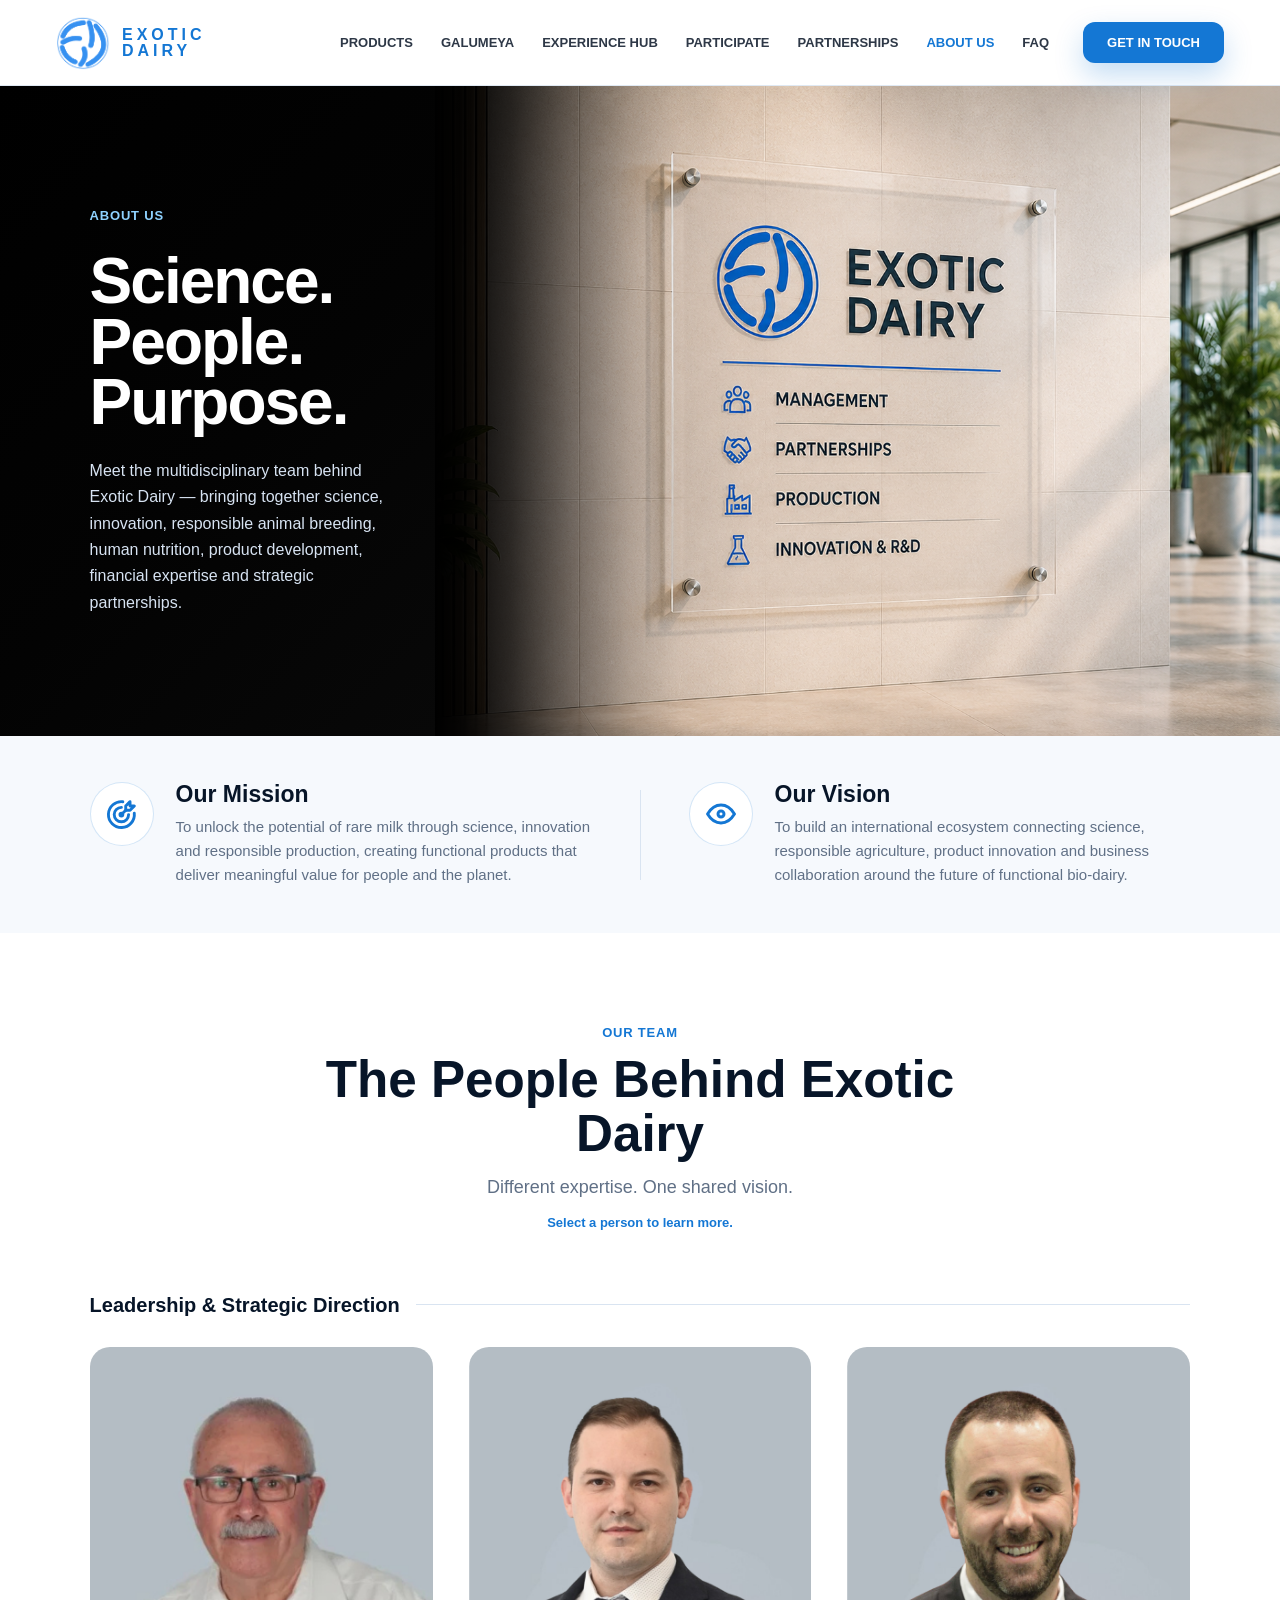
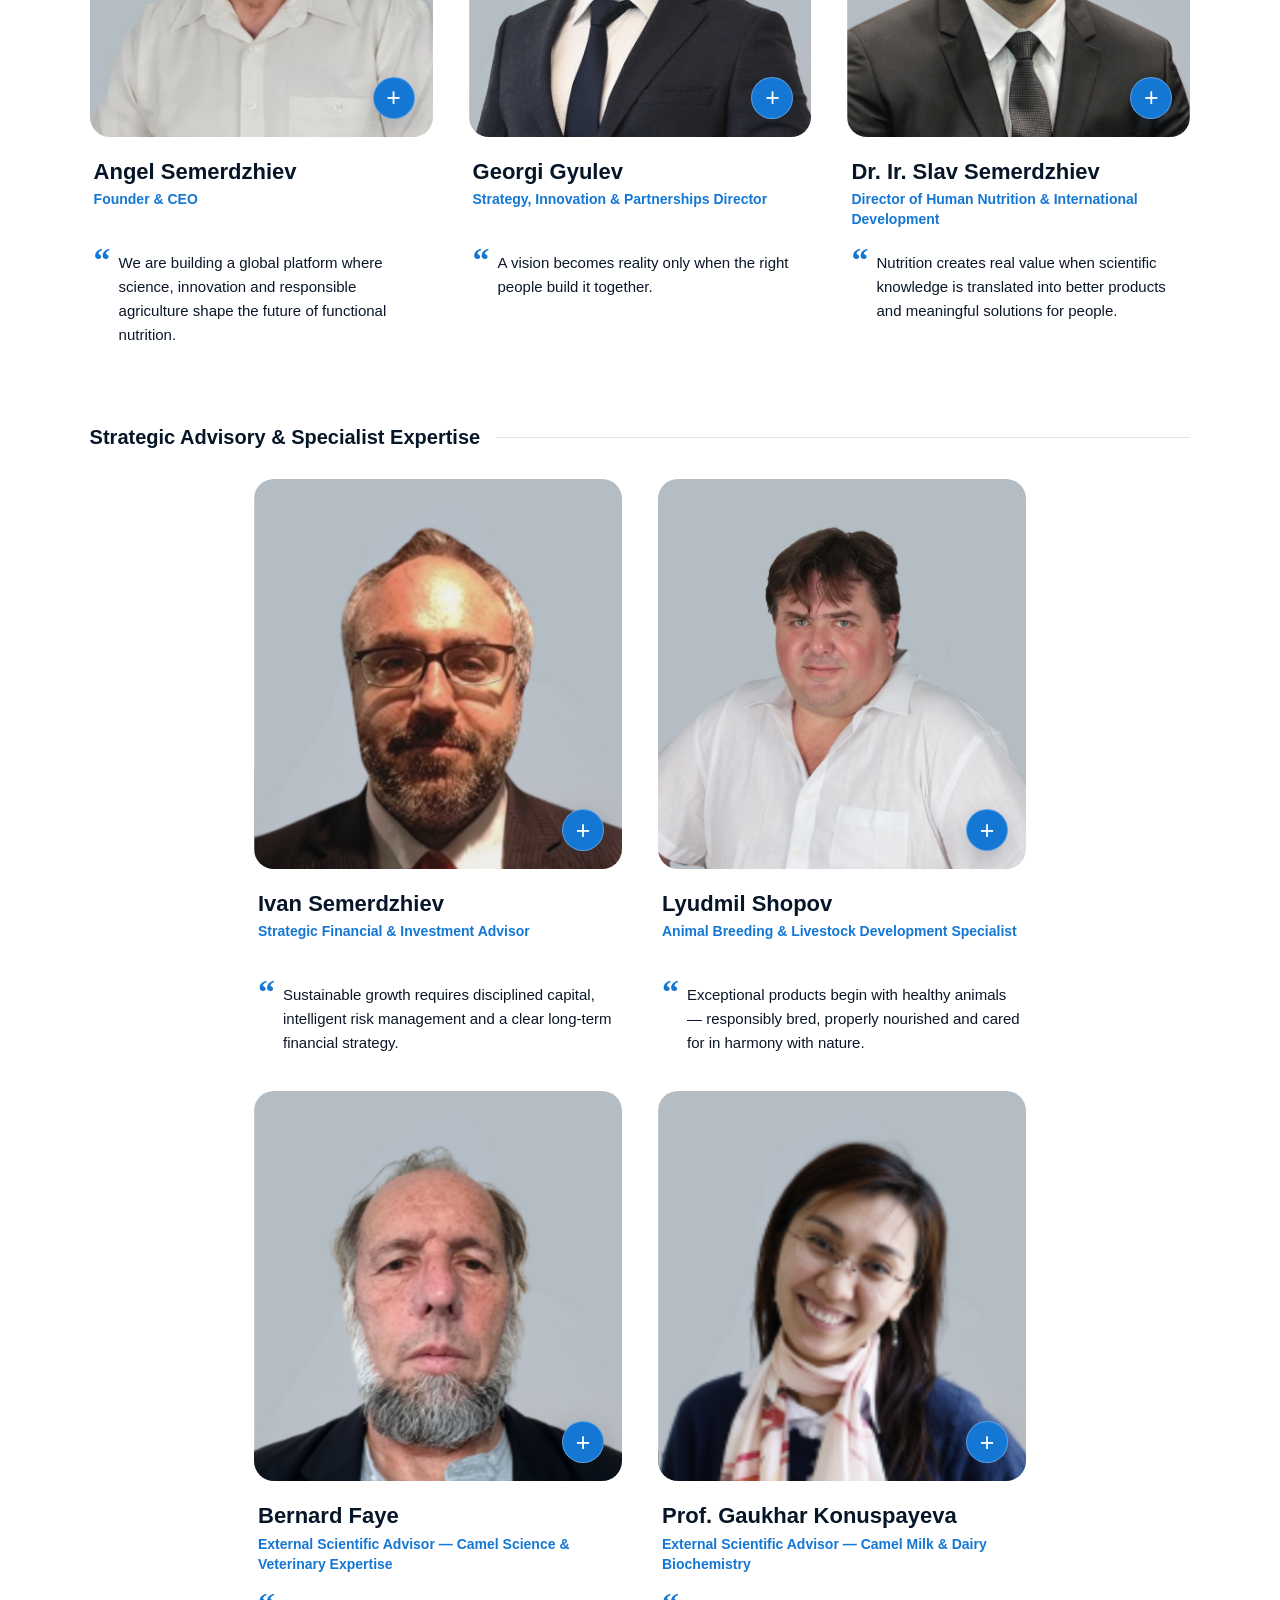
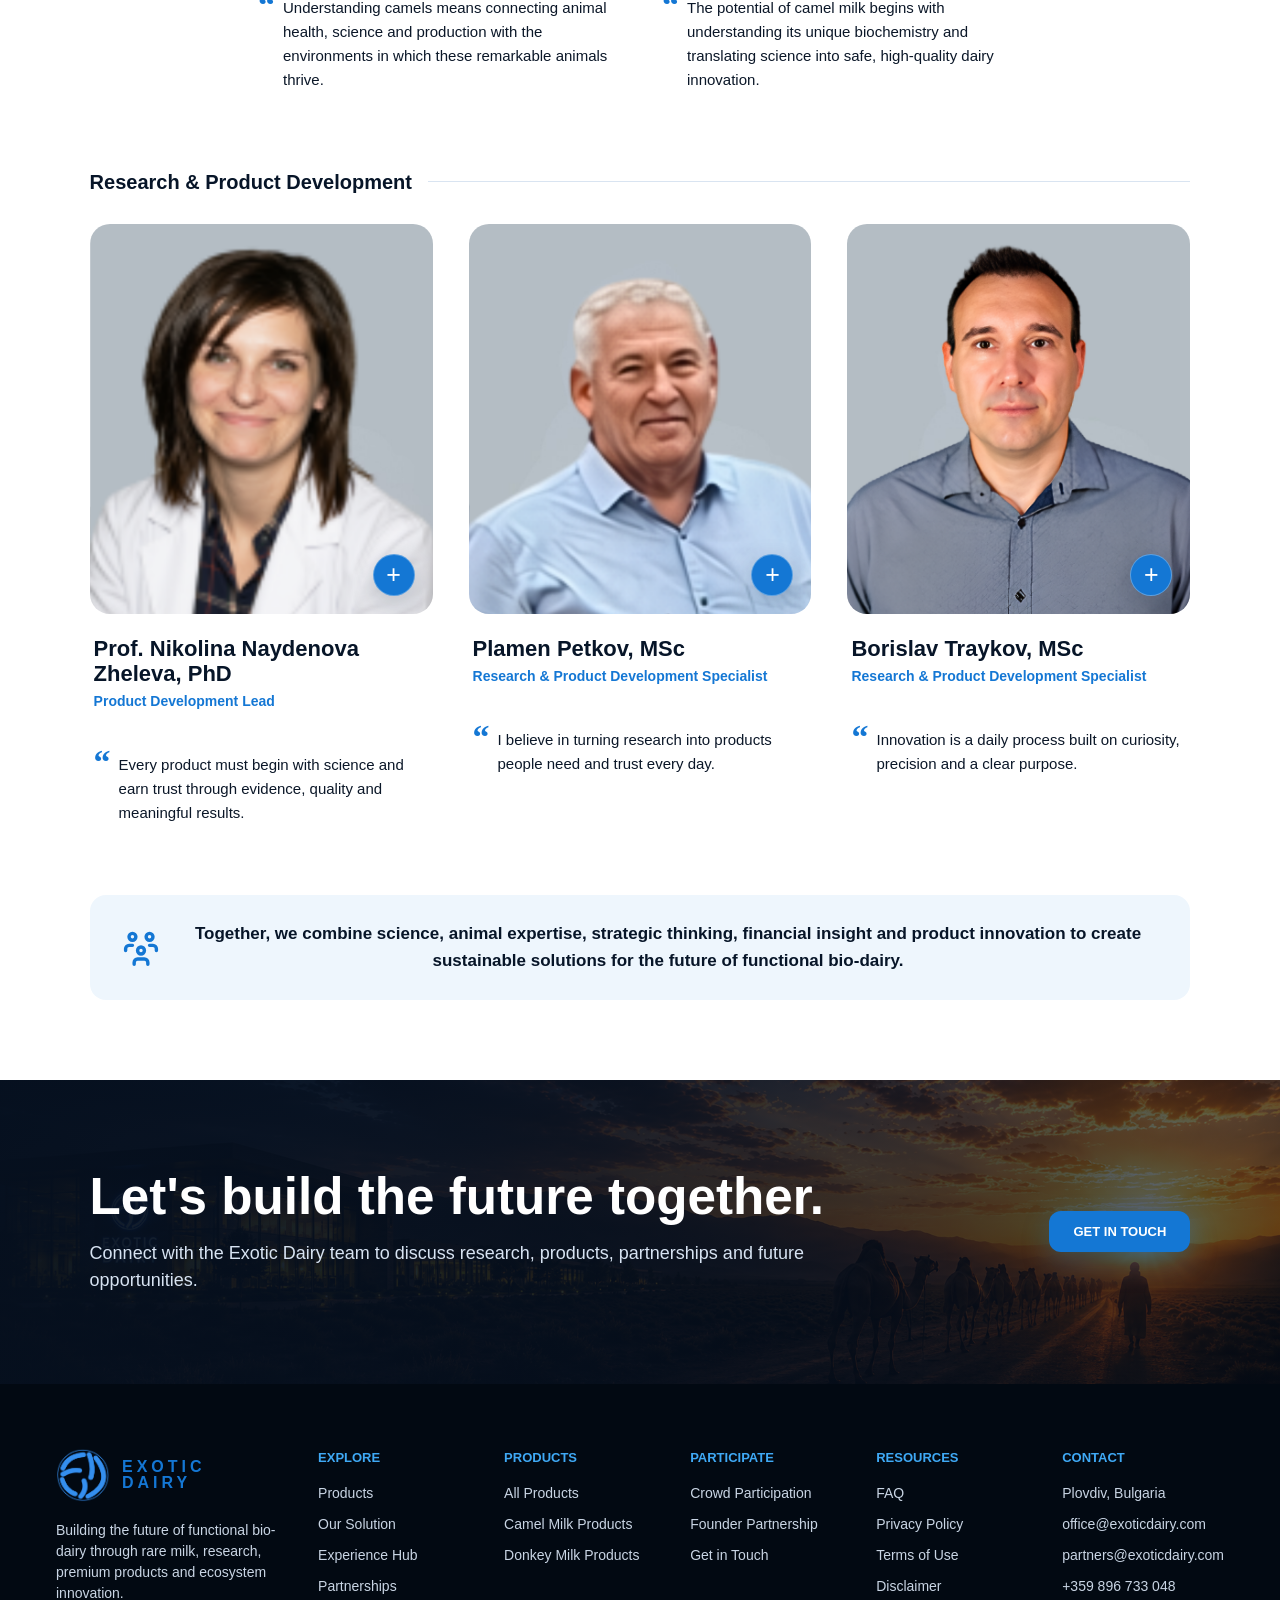
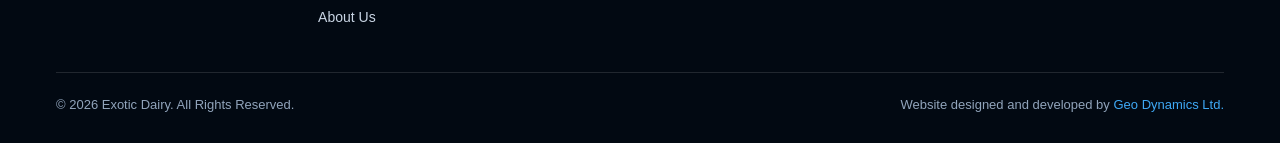
<file: about.html>
<!doctype html>

<html lang="en">
<head>
  <meta charset="UTF-8" />
  <meta name="viewport" content="width=device-width, initial-scale=1.0" />

  <title>Exotic Dairy — About Us</title>

  <meta
    name="description"
    content="Meet the people behind Exotic Dairy — a multidisciplinary team and international advisory network combining science, dairy innovation, livestock expertise, nutrition, financial strategy, product development and strategic partnerships."
  />

  <meta property="og:title" content="Exotic Dairy — About Us" />
  <meta property="og:description" content="Science. People. Purpose." />
  <meta property="og:image" content="https://exoticdairy.com/assets/images/share.png" />
  <meta property="og:type" content="website" />
  <meta property="og:url" content="https://exoticdairy.com/about.html" />
  <meta property="og:site_name" content="Exotic Dairy" />

  <meta name="twitter:card" content="summary_large_image" />
  <meta name="twitter:title" content="Exotic Dairy — About Us" />
  <meta name="twitter:description" content="Science. People. Purpose." />
  <meta name="twitter:image" content="https://exoticdairy.com/assets/images/share.png" />

  <link rel="icon" type="image/png" href="favicon.png">
  <link rel="stylesheet" href="styles.css" />

  <style>
    /* =========================
    ABOUT HERO
    ========================= */

    .about-hero {
    overflow: hidden;
    background: #000000;
    }

    .about-hero-inner {
    display: grid;
    grid-template-columns: 34% 66%;
    min-height: 650px;
    background: #000000;
    }


    /* DARK TEXT SIDE */

    .about-hero-content {
    position: relative;
    z-index: 3;

    display: flex;
    flex-direction: column;
    justify-content: center;

    min-width: 0;
    padding: 80px 3.5vw 80px 7vw;

    background:
        linear-gradient(
        135deg,
        #000000 0%,
        #030303 55%,
        #080808 100%
        );

    color: var(--white);
    }

    .about-hero-content .eyebrow {
    color: #8fd2ff;
    }

    .about-hero-content h1 {
    margin: 18px 0 26px;

    color: var(--white);

    font-size: clamp(46px, 5vw, 78px);
    line-height: .94;
    letter-spacing: -2px;
    }

    .about-hero-content > p:last-child {
    max-width: 440px;

    color: #d7e3f2;

    font-size: 16px;
    line-height: 1.65;
    }


    /* IMAGE SIDE */

    .about-hero-image {
    position: relative;
    min-width: 0;
    min-height: 650px;
    overflow: hidden;
    background: #000000;
    }

    .about-hero-image img {
    position: absolute;
    inset: 0;

    width: 100%;
    height: 100%;

    display: block;

    object-fit: cover;
    object-position: center center;
    }


    /* FADE FROM DARK LEFT INTO IMAGE */

    .about-hero-image::before {
    content: "";
    position: absolute;
    inset: 0;
    z-index: 2;
    pointer-events: none;

    background:
        linear-gradient(
        90deg,
        #000000 0%,
        rgba(0, 0, 0, .96) 3%,
        rgba(0, 0, 0, .78) 9%,
        rgba(0, 0, 0, .48) 16%,
        rgba(0, 0, 0, .20) 23%,
        rgba(0, 0, 0, .05) 29%,
        rgba(0, 0, 0, 0) 36%
        );
    }


    /* =========================
       MISSION & VISION
    ========================= */

    .about-direction {
      padding: 46px 7vw;
      background: var(--bg);
    }

    .about-direction-inner {
      display: grid;
      grid-template-columns: 1fr 1px 1fr;
      gap: 48px;
      align-items: center;
      max-width: 1180px;
      margin: 0 auto;
    }

    .about-direction-divider {
      width: 1px;
      height: 90px;
      background: var(--line);
    }

    .about-direction-item {
      display: grid;
      grid-template-columns: 64px 1fr;
      gap: 22px;
      align-items: start;
    }

    .about-direction-icon {
      width: 64px;
      height: 64px;
      display: grid;
      place-items: center;
      border: 1px solid rgba(20, 119, 212, .18);
      border-radius: 50%;
      background: var(--white);
      color: var(--blue);
    }

    .about-direction-icon svg {
      width: 32px;
      height: 32px;
    }

    .about-direction-item h2 {
      margin-bottom: 8px;
      color: var(--navy);
      font-size: 23px;
      line-height: 1.1;
    }

    .about-direction-item p {
      color: var(--muted);
      font-size: 15px;
      line-height: 1.6;
    }


    /* =========================
       TEAM
    ========================= */

    .team-section {
      padding: 90px 7vw 80px;
      background: var(--white);
    }

    .team-head {
      max-width: 760px;
      margin: 0 auto 60px;
      text-align: center;
    }

    .team-head h2 {
      margin: 10px 0 14px;
      color: var(--navy);
      font-size: clamp(36px, 4vw, 56px);
      line-height: 1.05;
    }

    .team-head > p:not(.eyebrow) {
      color: var(--muted);
      font-size: 18px;
    }

    .team-head small {
      display: block;
      margin-top: 12px;
      color: var(--blue);
      font-size: 13px;
      font-weight: 800;
    }

    .team-group {
      max-width: 1180px;
      margin: 0 auto;
    }

    .team-group + .team-group {
      margin-top: 78px;
    }

    .team-group-title {
      display: flex;
      align-items: center;
      gap: 16px;
      margin-bottom: 30px;
      color: var(--navy);
    }

    .team-group-title::after {
      content: "";
      flex: 1;
      height: 1px;
      background: var(--line);
    }

    .team-group-title span {
      font-size: 20px;
      line-height: 1.2;
      font-weight: 900;
    }

    .team-grid {
      display: grid;
      grid-template-columns: repeat(3, 1fr);
      gap: 36px;
    }


   /* TWO-CARD ADVISORY ROW */

    .team-grid-advisory {
    grid-template-columns: repeat(2, minmax(0, 1fr));
    max-width: 772px;
    margin: 0 auto;
    }

    @media(max-width: 820px) {
    .team-grid-advisory {
        grid-template-columns: 1fr;
        max-width: none;
    }
    }


    /* STANDARD TEAM PROFILE */

    .team-profile {
      min-width: 0;
    }

    .team-profile-trigger {
      width: 100%;
      padding: 0;
      border: 0;
      background: transparent;
      color: inherit;
      font: inherit;
      text-align: left;
      cursor: pointer;
    }

    .team-photo {
      position: relative;
      height: 390px;
      overflow: hidden;
      border-radius: 20px;
      background: #edf3f8;
    }

    .team-photo img {
      width: 100%;
      height: 100%;
      object-fit: cover;
      display: block;
      transition: transform .5s ease;
    }

    .team-photo::after {
      content: "";
      position: absolute;
      inset: 0;
      background: linear-gradient(
        180deg,
        transparent 55%,
        rgba(6, 16, 31, .36) 100%
      );
      opacity: 0;
      transition: opacity .3s ease;
    }

    .team-open {
      position: absolute;
      right: 18px;
      bottom: 18px;
      z-index: 2;
      width: 42px;
      height: 42px;
      display: grid;
      place-items: center;
      border: 1px solid rgba(255, 255, 255, .30);
      border-radius: 50%;
      background: var(--blue);
      color: var(--white);
      box-shadow: 0 10px 28px rgba(7, 21, 40, .24);
      font-size: 25px;
      line-height: 1;
      transition: .3s ease;
    }

    .team-profile-trigger:hover .team-photo img {
      transform: scale(1.035);
    }

    .team-profile-trigger:hover .team-photo::after {
      opacity: 1;
    }

    .team-profile-trigger:hover .team-open {
      transform: rotate(90deg) scale(1.07);
    }

    .team-profile-content {
      padding: 22px 4px 0;
    }

    .team-profile-content h3 {
      margin-bottom: 5px;
      color: var(--navy);
      font-size: 22px;
      line-height: 1.15;
    }

    .team-role {
      min-height: 44px;
      color: var(--blue);
      font-size: 14px;
      line-height: 1.45;
      font-weight: 800;
    }

    .team-quote {
      position: relative;
      margin-top: 18px;
      padding-left: 25px;
      color: var(--text);
      font-size: 15px;
      line-height: 1.6;
    }

    .team-quote::before {
      content: "“";
      position: absolute;
      top: -8px;
      left: 0;
      color: var(--blue);
      font-family: Georgia, serif;
      font-size: 34px;
      line-height: 1;
      font-weight: 700;
    }


    /* TEAM MESSAGE */

    .team-message {
      max-width: 1180px;
      margin: 70px auto 0;
      padding: 26px 32px;
      display: flex;
      align-items: center;
      justify-content: center;
      gap: 18px;
      border-radius: 16px;
      background: #eef6fd;
      color: var(--navy);
      font-size: 17px;
      line-height: 1.55;
      font-weight: 800;
      text-align: center;
    }

    .team-message svg {
      width: 38px;
      height: 38px;
      flex: 0 0 38px;
      color: var(--blue);
    }


    /* =========================
       FINAL CTA
    ========================= */

    .about-final-cta {
      padding: 90px 7vw;
      background:
        linear-gradient(
          90deg,
          rgba(6, 16, 31, .96) 0%,
          rgba(6, 16, 31, .88) 45%,
          rgba(6, 16, 31, .62) 100%
        ),
        url("assets/images/ecosystem-footer.png") center / cover no-repeat;
      color: var(--white);
    }

    .about-final-inner {
      display: grid;
      grid-template-columns: 1fr auto;
      align-items: center;
      gap: 40px;
      max-width: 1180px;
      margin: 0 auto;
    }

    .about-final-inner h2 {
      margin-bottom: 16px;
      font-size: clamp(34px, 4vw, 54px);
      line-height: 1.05;
    }

    .about-final-inner p {
      max-width: 720px;
      color: #d7e3f2;
      font-size: 18px;
    }


    /* =========================
       MODALS
    ========================= */

    .modal {
      position: fixed;
      inset: 0;
      z-index: 9999;
      display: none;
      place-items: center;
      padding: 24px;
    }

    .modal.is-open {
      display: grid;
    }

    .modal-backdrop {
      position: absolute;
      inset: 0;
      background: rgba(6, 16, 31, .72);
      backdrop-filter: blur(7px);
    }

    .modal-panel {
      position: relative;
      z-index: 2;
      margin: 0;
    }

    .profile-modal-panel {
      width: min(980px, calc(100% - 24px));
      max-height: calc(100dvh - 48px);
      overflow: auto;
      padding: 0;
      border-radius: 24px;
      background: var(--white);
      box-shadow: 0 30px 90px rgba(0, 0, 0, .30);
    }

    .profile-modal-panel .modal-x {
      position: absolute;
      top: 18px;
      right: 18px;
      z-index: 5;
      width: 44px;
      height: 44px;
      display: grid;
      place-items: center;
      border: 1px solid rgba(20, 119, 212, .18);
      border-radius: 50%;
      background: rgba(255, 255, 255, .95);
      color: var(--blue);
      box-shadow: 0 12px 28px rgba(7, 21, 40, .20);
      font-size: 0;
      cursor: pointer;
      transition:
        transform .25s ease,
        background .25s ease,
        border-color .25s ease;
    }

    .profile-modal-panel .modal-x::before,
    .profile-modal-panel .modal-x::after {
      content: "";
      position: absolute;
      width: 18px;
      height: 2.5px;
      border-radius: 999px;
      background: var(--blue);
    }

    .profile-modal-panel .modal-x::before {
      transform: rotate(45deg);
    }

    .profile-modal-panel .modal-x::after {
      transform: rotate(-45deg);
    }

    .profile-modal-panel .modal-x:hover {
      transform: scale(1.06);
      border-color: var(--blue);
      background: var(--blue);
    }

    .profile-modal-panel .modal-x:hover::before,
    .profile-modal-panel .modal-x:hover::after {
      background: var(--white);
    }

    .profile-modal-grid {
      display: grid;
      grid-template-columns: 40% 60%;
      min-height: 610px;
    }

    .profile-modal-visual {
      display: flex;
      flex-direction: column;
      background: var(--navy);
    }

    .profile-modal-photo {
      flex: 1;
      min-height: 390px;
    }

    .profile-modal-photo img {
      width: 100%;
      height: 100%;
      object-fit: cover;
      display: block;
    }

    .profile-modal-quote {
      position: relative;
      padding: 36px 32px 40px;
      color: var(--white);
      font-size: 18px;
      line-height: 1.55;
      text-align: center;
    }

    .profile-modal-quote::before {
      content: "“";
      display: block;
      margin-bottom: 5px;
      color: #8fd2ff;
      font-family: Georgia, serif;
      font-size: 48px;
      line-height: .7;
    }

    .profile-modal-content {
      padding: 54px 48px 44px;
    }

    .profile-modal-label {
      margin-bottom: 10px;
      color: var(--blue);
      font-size: 12px;
      text-transform: uppercase;
      letter-spacing: .08em;
      font-weight: 900;
    }

    .profile-modal-content h2 {
      margin-bottom: 9px;
      color: var(--navy);
      font-size: clamp(34px, 4vw, 48px);
      line-height: 1;
    }

    .profile-modal-role {
      margin-bottom: 28px;
      color: var(--blue);
      font-size: 17px;
      line-height: 1.35;
      font-weight: 800;
    }

    .profile-modal-divider {
      width: 48px;
      height: 3px;
      margin-bottom: 28px;
      border-radius: 999px;
      background: var(--blue);
    }

    .profile-modal-content > p {
      margin-bottom: 17px;
      color: var(--muted);
      font-size: 16px;
      line-height: 1.7;
    }

    .profile-external-link {
      color: var(--blue);
      font-weight: 800;
      text-decoration: none;
      border-bottom: 1px solid rgba(20, 119, 212, .28);
      transition:
        color .25s ease,
        border-color .25s ease;
    }

    .profile-external-link:hover {
      color: var(--blue-light);
      border-color: var(--blue-light);
    }

    .profile-focus-title {
      margin-top: 28px;
      margin-bottom: 13px;
      color: var(--navy);
      font-size: 12px;
      text-transform: uppercase;
      letter-spacing: .08em;
      font-weight: 900;
    }

    .profile-focus {
      display: flex;
      flex-wrap: wrap;
      gap: 9px;
    }

    .profile-focus span {
      display: inline-flex;
      align-items: center;
      padding: 8px 13px;
      border: 1px solid rgba(20, 119, 212, .20);
      border-radius: 999px;
      background: #f4f9fe;
      color: var(--blue);
      font-size: 12px;
      font-weight: 800;
    }


    /* =========================
       RESPONSIVE
    ========================= */

    @media(max-width: 1050px) {
        .about-hero-inner {
            grid-template-columns: 38% 62%;
            min-height: 580px;
        }

        .about-hero-content {
            padding: 70px 4vw 70px 6vw;
        }

        .about-hero-content h1 {
            font-size: clamp(42px, 5.5vw, 66px);
        }

        .about-hero-content > p:last-child {
            font-size: 15px;
        }

        .about-hero-image {
            min-height: 580px;
        }

        .team-grid {
            gap: 28px;
        }

        .team-photo {
            height: 330px;
        }
    }

  
    @media(max-width: 900px) {
        .about-hero-inner {
            grid-template-columns: 1fr;
            min-height: 0;
        }

        .about-hero-content {
            order: 1;
            padding: 58px 7vw 58px;
        }

        .about-hero-content h1 {
            font-size: clamp(62px, 10vw, 90px);
            line-height: .92;
            letter-spacing: -2px;
        }

        .about-hero-image {
            order: 2;
            height: 440px;
            min-height: 440px;
        }

        .about-hero-image::before {
            background:
            linear-gradient(
                180deg,
                #000000 0%,
                rgba(0, 0, 0, .84) 7%,
                rgba(0, 0, 0, .46) 16%,
                rgba(0, 0, 0, .16) 26%,
                rgba(0, 0, 0, 0) 38%
            );
        }

        .about-direction-inner {
            grid-template-columns: 1fr;
            gap: 30px;
        }

        .about-direction-divider {
            width: 100%;
            height: 1px;
        }

        .team-grid,
        .team-grid-leadership {
            grid-template-columns: 1fr;
            gap: 18px;
        }

        .team-group + .team-group {
            margin-top: 58px;
        }

        .team-profile-trigger {
            display: grid;
            grid-template-columns: 96px 1fr;
            gap: 18px;
            align-items: center;
            padding: 12px 0;
            border-bottom: 1px solid var(--line);
        }

        .team-photo,
        .team-grid-leadership .team-photo {
            width: 96px;
            height: 96px;
            border-radius: 50%;
        }

        .team-photo::after {
            display: none;
        }

        .team-open {
            right: 4px;
            bottom: 4px;
            width: 34px;
            height: 34px;
            font-size: 20px;
        }

        .team-profile-content {
            padding: 0;
        }

        .team-profile-content h3 {
            font-size: 18px;
        }

        .team-role {
            min-height: 0;
            font-size: 12px;
        }

        .team-quote {
            margin-top: 7px;
            padding-left: 0;
            color: var(--muted);
            font-size: 13px;
            line-height: 1.45;
        }

        .team-quote::before {
            display: none;
        }

        .profile-modal-grid {
            grid-template-columns: 1fr;
        }

        .profile-modal-photo {
            min-height: 360px;
            max-height: 430px;
        }

        .profile-modal-quote {
            padding: 28px 24px 32px;
        }

        .profile-modal-content {
            padding: 34px 26px;
        }

        .about-final-inner {
            grid-template-columns: 1fr;
            text-align: center;
        }

        .about-final-inner p {
            margin: 0 auto;
        }
    }


    @media(max-width: 620px) {
        .about-hero-image {
            height: 390px;
            min-height: 390px;
        }

        .about-hero-content {
            padding: 48px 22px 52px;
        }

        .about-hero-content h1 {
            font-size: clamp(44px, 14vw, 62px);
            letter-spacing: -1px;
        }

        .about-hero-content > p:last-child {
            font-size: 16px;
        }

      .about-direction,
      .team-section,
      .about-final-cta {
        padding-left: 22px;
        padding-right: 22px;
      }

      .about-direction-item {
        grid-template-columns: 52px 1fr;
        gap: 16px;
      }

      .about-direction-icon {
        width: 52px;
        height: 52px;
      }

      .about-direction-icon svg {
        width: 27px;
        height: 27px;
      }

      .team-section {
        padding-top: 68px;
      }

      .team-head {
        margin-bottom: 44px;
      }

      .team-group-title span {
        font-size: 17px;
      }

      .team-profile-trigger {
        grid-template-columns: 78px 1fr;
        gap: 14px;
      }

      .team-photo,
      .team-grid-leadership .team-photo {
        width: 78px;
        height: 78px;
      }

      .team-open {
        width: 30px;
        height: 30px;
        font-size: 18px;
      }

      .team-profile-content h3 {
        font-size: 16px;
      }

      .team-quote {
        display: -webkit-box;
        overflow: hidden;
        -webkit-box-orient: vertical;
        -webkit-line-clamp: 2;
        line-clamp: 2;
      }

      .team-message {
        margin-top: 50px;
        padding: 22px;
        font-size: 15px;
      }

      .team-message svg {
        display: none;
      }

      .profile-modal-panel {
        width: calc(100% - 12px);
        max-height: calc(100dvh - 20px);
        border-radius: 20px;
      }

      .profile-modal-photo {
        min-height: 310px;
        max-height: 360px;
      }
    }
  </style>
</head>


<body>

  <!-- =========================
       HEADER
  ========================= -->

  <header class="site-header">
    <a class="logo" href="index.html">
      <img src="assets/images/logo.png" alt="Exotic Dairy logo" />
      <span>EXOTIC<br>DAIRY</span>
    </a>

    <nav class="nav" id="nav" aria-label="Main navigation">
      <a href="products.html">Products</a>
      <a href="galumeya.html">Galumeya</a>
      <a href="experience-hub.html">Experience Hub</a>
      <a href="participate.html">Participate</a>
      <a href="partnerships.html">Partnerships</a>
      <a href="about.html">About Us</a>
      <a href="faq.html">FAQ</a>
    
      <a
        class="mobile-contact-btn modal-trigger"
        href="#contactModal"
        data-modal="contactModal"
      >
        Get in Touch
      </a>
    </nav>

    <button class="menu-btn" id="menuBtn">☰</button>

    <a
      class="header-btn modal-trigger"
      href="#"
      data-modal="contactModal"
    >
      Get in touch
    </a>
  </header>


  <main id="top">

    <!-- =========================
         HERO
    ========================= -->

    <section class="about-hero">
        <div class="about-hero-inner">
      
          <div class="about-hero-content">
            <p class="eyebrow">
              About Us
            </p>
      
            <h1>
              Science.<br>
              People.<br>
              Purpose.
            </h1>
      
            <p>
              Meet the multidisciplinary team behind Exotic Dairy —
              bringing together science, innovation, responsible animal
              breeding, human nutrition, product development, financial
              expertise and strategic partnerships.
            </p>
          </div>
      
          <div class="about-hero-image">
            <img
              src="assets/images/about-team.png"
              alt="Exotic Dairy team"
            >
          </div>
      
        </div>
    </section>


    <!-- =========================
         MISSION & VISION
    ========================= -->

    <section class="about-direction">
      <div class="about-direction-inner">

        <div class="about-direction-item">
          <div class="about-direction-icon">
            <svg viewBox="0 0 24 24" fill="none">
                <g
                  transform="matrix(1.08 0 0 1.08 -1.41 -0.51)"
                  stroke="currentColor"
                  stroke-width="2"
                  stroke-linecap="round"
                  stroke-linejoin="round"
                >
                  <path
                    d="M11 12a1 1 0 1 0 2 0a1 1 0 1 0 -2 0"
                  />
              
                  <path
                    d="M12 7a5 5 0 1 0 5 5"
                  />
              
                  <path
                    d="M13 3.055a9 9 0 1 0 7.941 7.945"
                  />
              
                  <path
                    d="M15 6v3h3l3 -3h-3v-3l-3 3"
                  />
              
                  <path
                    d="M15 9l-3 3"
                  />
                </g>
              </svg>
          </div>

          <div>
            <h2>
              Our Mission
            </h2>

            <p>
              To unlock the potential of rare milk through science,
              innovation and responsible production, creating functional
              products that deliver meaningful value for people and the planet.
            </p>
          </div>
        </div>


        <div class="about-direction-divider"></div>


        <div class="about-direction-item">
          <div class="about-direction-icon">
            <svg viewBox="0 0 24 24" fill="none">
                <g
                  transform="translate(12 12) scale(1.12) translate(-12 -12)"
                  stroke="currentColor"
                  stroke-width="2"
                  stroke-linecap="round"
                  stroke-linejoin="round"
                >
                  <path
                    d="M10 12a2 2 0 1 0 4 0a2 2 0 0 0 -4 0"
                  />
              
                  <path
                    d="M21 12c-2.4 4 -5.4 6 -9 6c-3.6 0 -6.6 -2 -9 -6c2.4 -4 5.4 -6 9 -6c3.6 0 6.6 2 9 6"
                  />
                </g>
              </svg>
          </div>

          <div>
            <h2>
              Our Vision
            </h2>

            <p>
              To build an international ecosystem connecting science,
              responsible agriculture, product innovation and business
              collaboration around the future of functional bio-dairy.
            </p>
          </div>
        </div>

      </div>
    </section>


    <!-- =========================
         TEAM
    ========================= -->

    <section class="team-section">

      <div class="team-head">
        <p class="eyebrow">
          Our Team
        </p>

        <h2>
          The People Behind Exotic Dairy
        </h2>

        <p>
          Different expertise. One shared vision.
        </p>

        <small>
          Select a person to learn more.
        </small>
      </div>


      <!-- =========================
            LEADERSHIP
        ========================= -->

        <div class="team-group">
            <div class="team-group-title">
            <span>
                Leadership &amp; Strategic Direction
            </span>
            </div>
        
            <div class="team-grid">
        
            <!-- ANGEL -->
        
            <article class="team-profile">
                <button
                class="team-profile-trigger modal-trigger"
                type="button"
                data-modal="angelModal"
                >
                <div class="team-photo">
                    <img
                    src="assets/images/team-angel.png"
                    alt="Angel Semerdzhiev"
                    >
        
                    <span class="team-open">+</span>
                </div>
        
                <div class="team-profile-content">
                    <h3>
                    Angel Semerdzhiev
                    </h3>
        
                    <div class="team-role">
                    Founder &amp; CEO
                    </div>
        
                    <div class="team-quote">
                    We are building a global platform where science,
                    innovation and responsible agriculture shape the
                    future of functional nutrition.
                    </div>
                </div>
                </button>
            </article>
        
        
            <!-- GEORGI -->
        
            <article class="team-profile">
                <button
                class="team-profile-trigger modal-trigger"
                type="button"
                data-modal="georgiModal"
                >
                <div class="team-photo">
                    <img
                    src="assets/images/team-georgi.png"
                    alt="Georgi Gyulev"
                    >
        
                    <span class="team-open">+</span>
                </div>
        
                <div class="team-profile-content">
                    <h3>
                    Georgi Gyulev
                    </h3>
        
                    <div class="team-role">
                    Strategy, Innovation &amp; Partnerships Director
                    </div>
        
                    <div class="team-quote">
                    A vision becomes reality only when the right
                    people build it together.
                    </div>
                </div>
                </button>
            </article>
        
        
            <!-- SLAV -->

            <article class="team-profile">
                <button
                class="team-profile-trigger modal-trigger"
                type="button"
                data-modal="slavModal"
                >
                <div class="team-photo">
                    <img
                    src="assets/images/team-slav.png"
                    alt="Dr. Ir. Slav Semerdzhiev"
                    >
            
                    <span class="team-open">+</span>
                </div>
            
                <div class="team-profile-content">
                    <h3>
                    Dr. Ir. Slav Semerdzhiev
                    </h3>
            
                    <div class="team-role">
                    Director of Human Nutrition &amp; International Development
                    </div>
            
                    <div class="team-quote">
                    Nutrition creates real value when scientific knowledge
                    is translated into better products and meaningful
                    solutions for people.
                    </div>
                </div>
                </button>
            </article>
        
            </div>
        </div>
        
        
        <!-- =========================
            ADVISORY & SPECIALIST EXPERTISE
        ========================= -->
        
        <div class="team-group">
            <div class="team-group-title">
            <span>
                Strategic Advisory &amp; Specialist Expertise
            </span>
            </div>
        
            <div class="team-grid team-grid-advisory">
        
            <!-- IVAN -->
        
            <article class="team-profile">
                <button
                class="team-profile-trigger modal-trigger"
                type="button"
                data-modal="ivanModal"
                >
                <div class="team-photo">
                    <img
                    src="assets/images/team-ivan.png"
                    alt="Ivan Semerdzhiev"
                    >
        
                    <span class="team-open">+</span>
                </div>
        
                <div class="team-profile-content">
                    <h3>
                    Ivan Semerdzhiev
                    </h3>
        
                    <div class="team-role">
                    Strategic Financial &amp; Investment Advisor
                    </div>
        
                    <div class="team-quote">
                    Sustainable growth requires disciplined capital,
                    intelligent risk management and a clear
                    long-term financial strategy.
                    </div>
                </div>
                </button>
            </article>
        
        
            <!-- LYUDMIL -->

            <article class="team-profile">
                <button
                class="team-profile-trigger modal-trigger"
                type="button"
                data-modal="lyudmilModal"
                >
                <div class="team-photo">
                    <img
                    src="assets/images/team-lyudmil.png"
                    alt="Lyudmil Shopov"
                    >
            
                    <span class="team-open">+</span>
                </div>
            
                <div class="team-profile-content">
                    <h3>
                    Lyudmil Shopov
                    </h3>
            
                    <div class="team-role">
                    Animal Breeding &amp; Livestock Development Specialist
                    </div>
            
                    <div class="team-quote">
                    Exceptional products begin with healthy animals —
                    responsibly bred, properly nourished and cared for
                    in harmony with nature.
                    </div>
                </div>
                </button>
            </article>

            <!-- BERNARD FAYE -->

            <article class="team-profile">
                <button
                class="team-profile-trigger modal-trigger"
                type="button"
                data-modal="bernardModal"
                >
                <div class="team-photo">
                    <img
                    src="assets/images/team-bernard.png"
                    alt="Bernard Faye"
                    >
            
                    <span class="team-open">+</span>
                </div>
            
                <div class="team-profile-content">
                    <h3>
                    Bernard Faye
                    </h3>
            
                    <div class="team-role">
                    External Scientific Advisor — Camel Science &amp; Veterinary Expertise
                    </div>
            
                    <div class="team-quote">
                    Understanding camels means connecting animal health,
                    science and production with the environments
                    in which these remarkable animals thrive.
                    </div>
                </div>
                </button>
            </article>
            
            
            <!-- GAUKHAR KONUSPAYEVA -->
            
            <article class="team-profile">
                <button
                class="team-profile-trigger modal-trigger"
                type="button"
                data-modal="gaukharModal"
                >
                <div class="team-photo">
                    <img
                    src="assets/images/team-gaukhar.png"
                    alt="Prof. Gaukhar Konuspayeva"
                    >
            
                    <span class="team-open">+</span>
                </div>
            
                <div class="team-profile-content">
                    <h3>
                    Prof. Gaukhar Konuspayeva
                    </h3>
            
                    <div class="team-role">
                    External Scientific Advisor — Camel Milk &amp; Dairy Biochemistry
                    </div>
            
                    <div class="team-quote">
                    The potential of camel milk begins with understanding
                    its unique biochemistry and translating science
                    into safe, high-quality dairy innovation.
                    </div>
                </div>
                </button>
            </article>
        
            </div>
        </div>


      <!-- =========================
           RESEARCH & PRODUCT
           DEVELOPMENT
      ========================= -->

      <div class="team-group">
        <div class="team-group-title">
          <span>
            Research &amp; Product Development
          </span>
        </div>

        <div class="team-grid">

          <!-- NIKOLINA -->

          <article class="team-profile">
            <button
              class="team-profile-trigger modal-trigger"
              type="button"
              data-modal="nikolinaModal"
            >
              <div class="team-photo">
                <img
                  src="assets/images/team-nikolina.png"
                  alt="Prof. Nikolina Naydenova Zheleva"
                >

                <span class="team-open">+</span>
              </div>

              <div class="team-profile-content">
                <h3>
                  Prof. Nikolina Naydenova Zheleva, PhD
                </h3>

                <div class="team-role">
                  Product Development Lead
                </div>

                <div class="team-quote">
                  Every product must begin with science and earn
                  trust through evidence, quality and meaningful results.
                </div>
              </div>
            </button>
          </article>


          <!-- PLAMEN -->

          <article class="team-profile">
            <button
              class="team-profile-trigger modal-trigger"
              type="button"
              data-modal="plamenModal"
            >
              <div class="team-photo">
                <img
                  src="assets/images/team-plamen.png"
                  alt="Plamen Petkov"
                >

                <span class="team-open">+</span>
              </div>

              <div class="team-profile-content">
                <h3>
                  Plamen Petkov, MSc
                </h3>

                <div class="team-role">
                  Research &amp; Product Development Specialist
                </div>

                <div class="team-quote">
                  I believe in turning research into products
                  people need and trust every day.
                </div>
              </div>
            </button>
          </article>


          <!-- BORISLAV -->

          <article class="team-profile">
            <button
              class="team-profile-trigger modal-trigger"
              type="button"
              data-modal="borislavModal"
            >
              <div class="team-photo">
                <img
                  src="assets/images/team-borislav.png"
                  alt="Borislav Traykov"
                >

                <span class="team-open">+</span>
              </div>

              <div class="team-profile-content">
                <h3>
                  Borislav Traykov, MSc
                </h3>

                <div class="team-role">
                  Research &amp; Product Development Specialist
                </div>

                <div class="team-quote">
                  Innovation is a daily process built on curiosity,
                  precision and a clear purpose.
                </div>
              </div>
            </button>
          </article>

        </div>
      </div>


      <!-- TEAM MESSAGE -->

      <div class="team-message">
        <svg viewBox="0 0 24 24" fill="none">
            <g
              transform="translate(12 12.5) scale(1.08) translate(-12 -12)"
              stroke="currentColor"
              stroke-width="2"
              stroke-linecap="round"
              stroke-linejoin="round"
            >
              <path
                d="M10 13a2 2 0 1 0 4 0a2 2 0 0 0 -4 0"
              />
          
              <path
                d="M8 21v-1a2 2 0 0 1 2 -2h4a2 2 0 0 1 2 2v1"
              />
          
              <path
                d="M15 5a2 2 0 1 0 4 0a2 2 0 0 0 -4 0"
              />
          
              <path
                d="M17 10h2a2 2 0 0 1 2 2v1"
              />
          
              <path
                d="M5 5a2 2 0 1 0 4 0a2 2 0 0 0 -4 0"
              />
          
              <path
                d="M3 13v-1a2 2 0 0 1 2 -2h2"
              />
            </g>
          </svg>

        <span>
          Together, we combine science, animal expertise,
          strategic thinking, financial insight and product innovation
          to create sustainable solutions for the future of functional bio-dairy.
        </span>
      </div>

    </section>


    <!-- =========================
         FINAL CTA
    ========================= -->

    <section class="about-final-cta">
      <div class="about-final-inner">
        <div>
          <h2>
            Let's build the future together.
          </h2>

          <p>
            Connect with the Exotic Dairy team to discuss research,
            products, partnerships and future opportunities.
          </p>
        </div>

        <a
          class="btn modal-trigger"
          href="#"
          data-modal="contactModal"
        >
          Get in Touch
        </a>
      </div>
    </section>

  </main>


  <!-- =========================
       FOOTER
  ========================= -->

  <footer class="footer" id="contact">
    <div class="footer-top">
  
      <div class="footer-main">
        <div class="footer-brand">
          <img
            src="assets/images/logo.png"
            alt="Exotic Dairy logo"
          >
  
          <span>
            EXOTIC<br>
            DAIRY
          </span>
        </div>
  
        <p>
          Building the future of functional bio-dairy through rare milk,
          research, premium products and ecosystem innovation.
        </p>
      </div>
  
      <div class="footer-col">
        <h3>Explore</h3>
  
        <a href="products.html">
          Products
        </a>
  
        <a href="our-solution.html">
          Our Solution
        </a>
  
        <a href="experience-hub.html">
          Experience Hub
        </a>
  
        <a href="partnerships.html">
          Partnerships
        </a>
  
        <a href="about.html">
          About Us
        </a>
      </div>
  
      <div class="footer-col">
        <h3>Products</h3>
  
        <a href="products.html">
          All Products
        </a>
  
        <a href="products.html?category=camel">
          Camel Milk Products
        </a>
  
        <a href="products.html?category=donkey">
          Donkey Milk Products
        </a>
      </div>
  
      <div class="footer-col">
        <h3>Participate</h3>
  
        <a href="experience-hub.html#crowd-participation">
          Crowd Participation
        </a>
  
        <a href="partnerships.html">
          Founder Partnership
        </a>
  
        <a
          href="#"
          class="modal-trigger"
          data-modal="contactModal"
        >
          Get in Touch
        </a>
      </div>
  
      <div class="footer-col">
        <h3>Resources</h3>
  
        <a href="faq.html">
          FAQ
        </a>
  
        <a href="privacy.html">
          Privacy Policy
        </a>
  
        <a href="terms.html">
          Terms of Use
        </a>
  
        <a href="disclaimer.html">
          Disclaimer
        </a>
      </div>
  
      <div class="footer-col">
        <h3>Contact</h3>
  
        <p>
          Plovdiv, Bulgaria
        </p>
  
        <a href="mailto:office@exoticdairy.com">
          office@exoticdairy.com
        </a>
  
        <a href="mailto:partners@exoticdairy.com">
          partners@exoticdairy.com
        </a>
  
        <a href="tel:+359896733048">
          +359 896 733 048
        </a>
      </div>
  
    </div>
  
    <div class="footer-bottom">
      <p>
        © 2026 Exotic Dairy. All Rights Reserved.
      </p>
  
      <p>
        Website designed and developed by
        <a
          href="https://geodynamicsonline.com"
          target="_blank"
          rel="noopener"
        >
          Geo Dynamics Ltd.
        </a>
      </p>
    </div>
  </footer>


  <!-- =========================================================
       ANGEL MODAL
  ========================================================== -->

  <div class="modal" id="angelModal">
    <div class="modal-backdrop modal-close"></div>

    <div class="modal-panel profile-modal-panel">
      <button
        class="modal-x modal-close"
        type="button"
        aria-label="Close"
      >
        ×
      </button>

      <div class="profile-modal-grid">

        <div class="profile-modal-visual">
          <div class="profile-modal-photo">
            <img
              src="assets/images/team-angel.png"
              alt="Angel Semerdzhiev"
            >
          </div>

          <div class="profile-modal-quote">
            We are building a global platform where science,
            innovation and responsible agriculture shape the
            future of functional nutrition.
          </div>
        </div>


        <div class="profile-modal-content">
          <div class="profile-modal-label">
            Team Member Profile
          </div>

          <h2>
            Angel Semerdzhiev
          </h2>

          <div class="profile-modal-role">
            Founder &amp; CEO
          </div>

          <div class="profile-modal-divider"></div>

          <p>
            Angel leads the long-term vision, management and strategic
            development of Exotic Dairy, bringing together the different
            parts of the ecosystem around one common direction.
          </p>

          <p>
            His focus is on building a company that connects responsible
            agriculture, science, product development and commercial growth
            into a scalable international platform.
          </p>

          <p>
            As Founder and CEO, he works across the organisation to ensure
            that innovation creates sustainable value for the company,
            its partners and the communities around it.
          </p>

          <div class="profile-focus-title">
            Focus Areas
          </div>

          <div class="profile-focus">
            <span>Leadership</span>
            <span>Vision</span>
            <span>Business Development</span>
            <span>Growth</span>
          </div>
        </div>

      </div>
    </div>
  </div>


  <!-- =========================================================
       GEORGI MODAL
  ========================================================== -->

  <div class="modal" id="georgiModal">
    <div class="modal-backdrop modal-close"></div>

    <div class="modal-panel profile-modal-panel">
      <button
        class="modal-x modal-close"
        type="button"
        aria-label="Close"
      >
        ×
      </button>

      <div class="profile-modal-grid">

        <div class="profile-modal-visual">
          <div class="profile-modal-photo">
            <img
              src="assets/images/team-georgi.png"
              alt="Georgi Gyulev"
            >
          </div>

          <div class="profile-modal-quote">
            A vision becomes reality only when the right people
            build it together.
          </div>
        </div>


        <div class="profile-modal-content">
          <div class="profile-modal-label">
            Team Member Profile
          </div>

          <h2>
            Georgi Gyulev
          </h2>

          <div class="profile-modal-role">
            Strategy, Innovation &amp; Partnerships Director
          </div>

          <div class="profile-modal-divider"></div>

          <p>
            Georgi leads strategy, innovation and partnership development
            at Exotic Dairy, focusing on building collaborations and
            business ecosystems that create shared long-term value.
          </p>

          <p>
            His work connects scientific potential, product innovation,
            commercial opportunities and strategic partners, helping turn
            ideas into structured initiatives with a clear path toward growth.
          </p>

          <p>
            A central part of his role is identifying complementary strengths
            between Exotic Dairy and its partners so that collaboration can
            create opportunities for both sides and strengthen the wider ecosystem.
          </p>

          <div class="profile-focus-title">
            Focus Areas
          </div>

          <div class="profile-focus">
            <span>Strategy</span>
            <span>Innovation</span>
            <span>Partnerships</span>
            <span>Business Development</span>
            <span>Growth</span>
          </div>
        </div>

      </div>
    </div>
  </div>

  <!-- =========================================================
       SLAV MODAL
  ========================================================== -->

  <div class="modal" id="slavModal">
    <div class="modal-backdrop modal-close"></div>
  
    <div class="modal-panel profile-modal-panel">
      <button
        class="modal-x modal-close"
        type="button"
        aria-label="Close"
      >
        ×
      </button>
  
      <div class="profile-modal-grid">
  
        <div class="profile-modal-visual">
          <div class="profile-modal-photo">
            <img
              src="assets/images/team-slav.png"
              alt="Dr. Ir. Slav Semerdzhiev"
            >
          </div>
  
          <div class="profile-modal-quote">
            Nutrition creates real value when scientific knowledge
            is translated into better products and meaningful
            solutions for people.
          </div>
        </div>
  
        <div class="profile-modal-content">
          <div class="profile-modal-label">
            Team Member Profile
          </div>
  
          <h2>
            Dr. Ir. Slav Semerdzhiev
          </h2>
  
          <div class="profile-modal-role">
            Director of Human Nutrition &amp; International Development
          </div>
  
          <div class="profile-modal-divider"></div>
  
          <p>
            Slav contributes to Exotic Dairy through his expertise
            in human nutrition and the nutritional evaluation and
            application of camel- and donkey-milk products.
          </p>
  
          <p>
            His work focuses on connecting the nutritional characteristics
            of rare milk with practical food applications, functional
            nutrition concepts and products designed around real
            consumer needs.
          </p>
  
          <p>
            He also supports the international development of Exotic Dairy
            through market development, B2B relationships, commercial
            opportunities and the expansion of products into new
            international markets.
          </p>
  
          <div class="profile-focus-title">
            Focus Areas
          </div>
  
          <div class="profile-focus">
            <span>Human Nutrition</span>
            <span>Functional Nutrition</span>
            <span>Nutritional Evaluation</span>
            <span>Food Applications</span>
            <span>International Development</span>
            <span>Market Development</span>
          </div>
        </div>
  
      </div>
    </div>
  </div>

  <!-- =========================================================
       IVAN MODAL
  ========================================================== -->

  <div class="modal" id="ivanModal">
    <div class="modal-backdrop modal-close"></div>

    <div class="modal-panel profile-modal-panel">
      <button
        class="modal-x modal-close"
        type="button"
        aria-label="Close"
      >
        ×
      </button>

      <div class="profile-modal-grid">

        <div class="profile-modal-visual">
          <div class="profile-modal-photo">
            <img
              src="assets/images/team-ivan.png"
              alt="Ivan Semerdzhiev"
            >
          </div>

          <div class="profile-modal-quote">
            Sustainable growth requires disciplined capital,
            intelligent risk management and a clear
            long-term financial strategy.
          </div>
        </div>


        <div class="profile-modal-content">
          <div class="profile-modal-label">
            Strategic Advisor Profile
          </div>

          <h2>
            Ivan Semerdzhiev
          </h2>

          <div class="profile-modal-role">
            Strategic Financial &amp; Investment Advisor
          </div>

          <div class="profile-modal-divider"></div>

          <p>
            Ivan supports Exotic Dairy as an external strategic advisor,
            contributing expertise in financial strategy, investment planning,
            liquidity management and financial risk.
          </p>

          <p>
            His professional background includes institutional portfolio
            management, international fixed-income markets, capital deployment
            and the management of liquidity and market exposure.
          </p>

          <p>
            Within Exotic Dairy, his advisory focus supports long-term
            financial planning, financing decisions, investment discipline
            and the evaluation of opportunities connected with future
            international growth.
          </p>

          <div class="profile-focus-title">
            Focus Areas
          </div>

          <div class="profile-focus">
            <span>Financial Strategy</span>
            <span>Investment</span>
            <span>Liquidity</span>
            <span>Risk Management</span>
            <span>Capital Planning</span>
          </div>
        </div>

      </div>
    </div>
  </div>

  <!-- =========================================================
        LYUDMIL MODAL
  ========================================================== -->

    <div class="modal" id="lyudmilModal">
        <div class="modal-backdrop modal-close"></div>
    
        <div class="modal-panel profile-modal-panel">
        <button
            class="modal-x modal-close"
            type="button"
            aria-label="Close"
        >
            ×
        </button>
    
        <div class="profile-modal-grid">
    
            <div class="profile-modal-visual">
            <div class="profile-modal-photo">
                <img
                src="assets/images/team-lyudmil.png"
                alt="Lyudmil Shopov"
                >
            </div>
    
            <div class="profile-modal-quote">
                Exceptional products begin with healthy animals —
                responsibly bred, properly nourished and cared for
                in harmony with nature.
            </div>
            </div>
    
            <div class="profile-modal-content">
            <div class="profile-modal-label">
                Team Member Profile
            </div>
    
            <h2>
                Lyudmil Shopov
            </h2>
    
            <div class="profile-modal-role">
                Animal Breeding &amp; Livestock Development Specialist
            </div>
    
            <div class="profile-modal-divider"></div>
    
            <p>
                Lyudmil focuses on the biological and technological foundation
                of the Exotic Dairy livestock ecosystem — healthy animals,
                responsible breeding, appropriate nutrition and the sustainable
                development of camel and donkey populations.
            </p>
    
            <p>
                His work covers herd management, breeding and reproduction,
                animal feeding and nutrition, husbandry technologies,
                animal identification, health monitoring and the practical
                development of responsible livestock production systems.
            </p>
    
            <p>
                Animal welfare and humane treatment are central to his work.
                By combining proper nutrition, breeding, husbandry technology
                and care in harmony with nature, he helps create the conditions
                for healthy animals, consistent milk quality and responsible
                long-term production.
            </p>
    
            <div class="profile-focus-title">
                Focus Areas
            </div>
    
            <div class="profile-focus">
                <span>Animal Breeding</span>
                <span>Animal Nutrition</span>
                <span>Feeding Management</span>
                <span>Husbandry Technology</span>
                <span>Animal Welfare</span>
                <span>Livestock Development</span>
                <span>Milk Quality</span>
            </div>
            </div>
    
        </div>
        </div>
    </div>

  <!-- =========================================================
       BERNARD FAYE MODAL
  ========================================================== -->

  <div class="modal" id="bernardModal">
    <div class="modal-backdrop modal-close"></div>
  
    <div class="modal-panel profile-modal-panel">
      <button
        class="modal-x modal-close"
        type="button"
        aria-label="Close"
      >
        ×
      </button>
  
      <div class="profile-modal-grid">
  
        <div class="profile-modal-visual">
          <div class="profile-modal-photo">
            <img
              src="assets/images/team-bernard.png"
              alt="Bernard Faye"
            >
          </div>
  
          <div class="profile-modal-quote">
            Understanding camels means connecting animal health,
            science and production with the environments
            in which these remarkable animals thrive.
          </div>
        </div>
  
  
        <div class="profile-modal-content">
          <div class="profile-modal-label">
            External Advisor Profile
          </div>
  
          <h2>
            Bernard Faye
          </h2>
  
          <div class="profile-modal-role">
            External Scientific Advisor — Camel Science &amp; Veterinary Expertise
          </div>
  
          <div class="profile-modal-divider"></div>
  
          <p>
            Bernard Faye is a veterinarian and internationally recognized
            camel specialist whose expertise supports Exotic Dairy in the
            scientific and practical development of its camel-related activities.
          </p>
  
          <p>
            His professional background includes specialization in tropical
            veterinary medicine, a PhD from Paris University and HDR
            qualification from Montpellier University, with extensive work
            focused on camels and camel production systems.
          </p>
  
          <p>
            Within Exotic Dairy, his external advisory role contributes
            specialist knowledge in camel health, veterinary science,
            production systems and the responsible development of
            camel-based dairy activities.
          </p>
  
          <p>
            More about his work, research and publications can be found at
            <a
              class="profile-external-link"
              href="https://www.camelsandcamelids.com/"
              target="_blank"
              rel="noopener"
            >
              Camels &amp; Camelids ↗
            </a>
          </p>
  
          <div class="profile-focus-title">
            Focus Areas
          </div>
  
          <div class="profile-focus">
            <span>Camel Science</span>
            <span>Veterinary Expertise</span>
            <span>Tropical Veterinary Medicine</span>
            <span>Camel Health</span>
            <span>Camel Production Systems</span>
          </div>
        </div>
  
      </div>
    </div>
  </div>

 <!-- =========================================================
       GAUKHAR KONUSPAYEVA MODAL
 ========================================================== -->

 <div class="modal" id="gaukharModal">
    <div class="modal-backdrop modal-close"></div>
  
    <div class="modal-panel profile-modal-panel">
      <button
        class="modal-x modal-close"
        type="button"
        aria-label="Close"
      >
        ×
      </button>
  
      <div class="profile-modal-grid">
  
        <div class="profile-modal-visual">
          <div class="profile-modal-photo">
            <img
              src="assets/images/team-gaukhar.png"
              alt="Prof. Gaukhar Konuspayeva"
            >
          </div>
  
          <div class="profile-modal-quote">
            The potential of camel milk begins with understanding
            its unique biochemistry and translating science
            into safe, high-quality dairy innovation.
          </div>
        </div>
  
  
        <div class="profile-modal-content">
          <div class="profile-modal-label">
            External Advisor Profile
          </div>
  
          <h2>
            Prof. Gaukhar Konuspayeva
          </h2>
  
          <div class="profile-modal-role">
            External Scientific Advisor — Camel Milk &amp; Dairy Biochemistry
          </div>
  
          <div class="profile-modal-divider"></div>
  
          <p>
            Prof. Gaukhar Konuspayeva is a Kazakh biochemist
            and a specialist in camel milk, unconventional dairy
            biochemistry and dairy processing.
          </p>
  
          <p>
            She serves as a professor in the Department of Biotechnology
            at Al-Farabi Kazakh National University in Almaty, Kazakhstan,
            and contributes extensive scientific expertise in the
            composition and processing of camel milk.
          </p>
  
          <p>
            Within Exotic Dairy, her external scientific advisory role
            supports the understanding of camel milk biochemistry,
            processing characteristics and the development of
            scientifically grounded dairy products and technologies.
          </p>
  
          <div class="profile-focus-title">
            Focus Areas
          </div>
  
          <div class="profile-focus">
            <span>Camel Milk</span>
            <span>Dairy Biochemistry</span>
            <span>Milk Composition</span>
            <span>Dairy Processing</span>
            <span>Scientific Research</span>
          </div>
        </div>
  
      </div>
    </div>
  </div>  

  <!-- =========================================================
       NIKOLINA MODAL
  ========================================================== -->

  <div class="modal" id="nikolinaModal">
    <div class="modal-backdrop modal-close"></div>

    <div class="modal-panel profile-modal-panel">
      <button
        class="modal-x modal-close"
        type="button"
        aria-label="Close"
      >
        ×
      </button>

      <div class="profile-modal-grid">

        <div class="profile-modal-visual">
          <div class="profile-modal-photo">
            <img
              src="assets/images/team-nikolina.png"
              alt="Prof. Nikolina Naydenova Zheleva"
            >
          </div>

          <div class="profile-modal-quote">
            Every product must begin with science and earn trust
            through evidence, quality and meaningful results.
          </div>
        </div>


        <div class="profile-modal-content">
          <div class="profile-modal-label">
            Team Member Profile
          </div>

          <h2>
            Prof. Nikolina Naydenova Zheleva, PhD
          </h2>

          <div class="profile-modal-role">
            Product Development Lead
          </div>

          <div class="profile-modal-divider"></div>

          <p>
            Prof. Naydenova Zheleva leads product development within
            Exotic Dairy, connecting dairy science and applied research
            with the creation of new functional products.
          </p>

          <p>
            Her work focuses on translating the characteristics of
            non-conventional milk into safe, high-quality and scientifically
            grounded products with real consumer value.
          </p>

          <p>
            She guides the development process from scientific understanding
            and formulation through testing, optimisation and preparation
            for practical production.
          </p>

          <div class="profile-focus-title">
            Focus Areas
          </div>

          <div class="profile-focus">
            <span>Dairy Science</span>
            <span>Product Development</span>
            <span>Research</span>
            <span>Functional Foods</span>
          </div>
        </div>

      </div>
    </div>
  </div>


  <!-- =========================================================
       PLAMEN MODAL
  ========================================================== -->

  <div class="modal" id="plamenModal">
    <div class="modal-backdrop modal-close"></div>

    <div class="modal-panel profile-modal-panel">
      <button
        class="modal-x modal-close"
        type="button"
        aria-label="Close"
      >
        ×
      </button>

      <div class="profile-modal-grid">

        <div class="profile-modal-visual">
          <div class="profile-modal-photo">
            <img
              src="assets/images/team-plamen.png"
              alt="Plamen Petkov"
            >
          </div>

          <div class="profile-modal-quote">
            I believe in turning research into products
            people need and trust every day.
          </div>
        </div>


        <div class="profile-modal-content">
          <div class="profile-modal-label">
            Team Member Profile
          </div>

          <h2>
            Plamen Petkov, MSc
          </h2>

          <div class="profile-modal-role">
            Research &amp; Product Development Specialist
          </div>

          <div class="profile-modal-divider"></div>

          <p>
            Plamen works across research and product development,
            helping transform scientific ideas into practical
            formulations and product concepts.
          </p>

          <p>
            His focus includes experimentation, formulation,
            optimisation and quality assessment throughout the
            development process.
          </p>

          <p>
            By combining scientific methodology with practical
            product thinking, he supports the transition from
            research concepts toward reliable market applications.
          </p>

          <div class="profile-focus-title">
            Focus Areas
          </div>

          <div class="profile-focus">
            <span>Research</span>
            <span>Product Development</span>
            <span>Formulation</span>
            <span>Quality</span>
          </div>
        </div>

      </div>
    </div>
  </div>


  <!-- =========================================================
       BORISLAV MODAL
  ========================================================== -->

  <div class="modal" id="borislavModal">
    <div class="modal-backdrop modal-close"></div>

    <div class="modal-panel profile-modal-panel">
      <button
        class="modal-x modal-close"
        type="button"
        aria-label="Close"
      >
        ×
      </button>

      <div class="profile-modal-grid">

        <div class="profile-modal-visual">
          <div class="profile-modal-photo">
            <img
              src="assets/images/team-borislav.png"
              alt="Borislav Traykov"
            >
          </div>

          <div class="profile-modal-quote">
            Innovation is a daily process built on curiosity,
            precision and a clear purpose.
          </div>
        </div>


        <div class="profile-modal-content">
          <div class="profile-modal-label">
            Team Member Profile
          </div>

          <h2>
            Borislav Traykov, MSc
          </h2>

          <div class="profile-modal-role">
            Research &amp; Product Development Specialist
          </div>

          <div class="profile-modal-divider"></div>

          <p>
            Borislav contributes to the research and product development
            process with a focus on practical dairy technology,
            process optimisation and functional formulations.
          </p>

          <p>
            His work supports the transformation of scientific concepts
            into products that can be consistently produced while meeting
            the required standards for quality and functionality.
          </p>

          <p>
            Through detailed testing and continuous improvement,
            he helps bridge the gap between laboratory development
            and real-world production.
          </p>

          <div class="profile-focus-title">
            Focus Areas
          </div>

          <div class="profile-focus">
            <span>Dairy Technology</span>
            <span>Process Optimisation</span>
            <span>Product Development</span>
            <span>Functional Formulations</span>
          </div>
        </div>

      </div>
    </div>
  </div>


  <!-- =========================================================
       CONTACT MODAL
  ========================================================== -->

  <div class="modal" id="contactModal">
    <div class="modal-backdrop modal-close"></div>

    <div class="modal-panel contact-panel">
      <button
        class="modal-x modal-close"
        type="button"
        aria-label="Close"
      >
        ×
      </button>

      <p class="eyebrow">
        Contact
      </p>

      <h2>
        Let's Build the Future Together
      </h2>

      <p class="modal-intro">
        Connect with the Exotic Dairy team to discuss products,
        research, partnerships and future opportunities.
      </p>

      <form
        class="contact-form"
        action="https://formspree.io/f/mqeonyjr"
        method="POST"
      >
        <input
          type="hidden"
          name="_subject"
          value="New Exotic Dairy Inquiry"
        >

        <div class="form-row">
          <label>
            Name *
          </label>

          <input
            type="text"
            name="name"
            minlength="2"
            required
          >
        </div>


        <div class="form-row">
          <label>
            Email *
          </label>

          <input
            type="email"
            name="email"
            required
          >
        </div>


        <div class="form-row">
          <label>
            Company
          </label>

          <input
            type="text"
            name="company"
          >
        </div>


        <div class="form-row">
          <label>
            Country
          </label>

          <input
            type="text"
            name="country"
          >
        </div>


        <div class="form-row">
          <label>
            Interest
          </label>

          <select name="interest">
            <option>Research</option>
            <option>Products</option>
            <option>Distribution</option>
            <option>Investment</option>
            <option>Partnerships</option>
            <option>Media</option>
          </select>
        </div>


        <div class="form-row full">
          <label>
            Message *
          </label>

          <textarea
            name="message"
            rows="5"
            minlength="10"
            required
          ></textarea>
        </div>


        <div class="form-row full">
          <label class="checkbox-label">
            <input
              type="checkbox"
              name="consent"
              value="yes"
              required
            >

            I agree to the Privacy Policy and consent to being contacted.
          </label>
        </div>


        <button
          class="btn"
          type="submit"
        >
          Send inquiry
        </button>


        <div
          id="form-success"
          style="display:none;"
        >
          Thank you for contacting Exotic Dairy.
          We will get back to you shortly.
        </div>
      </form>
    </div>
  </div>


  <script src="script.js"></script>

</body>
</html>
</file>
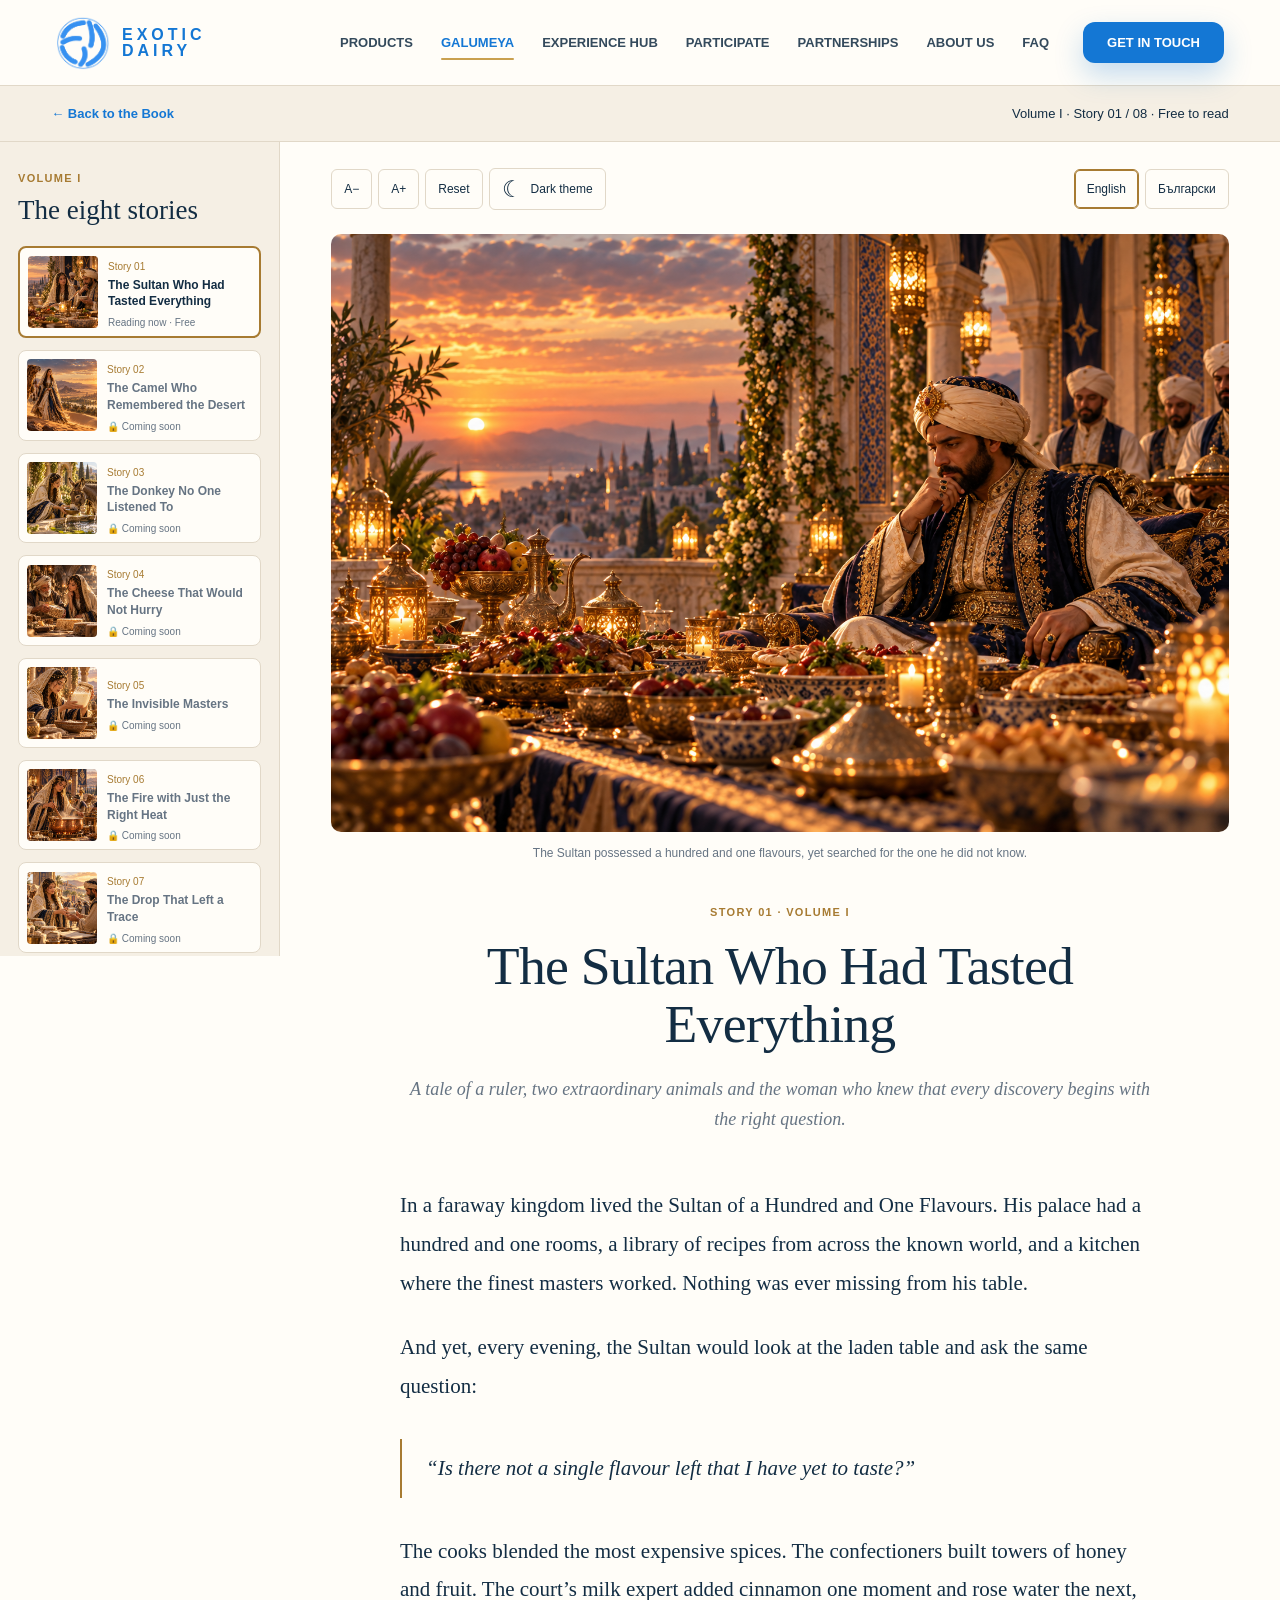
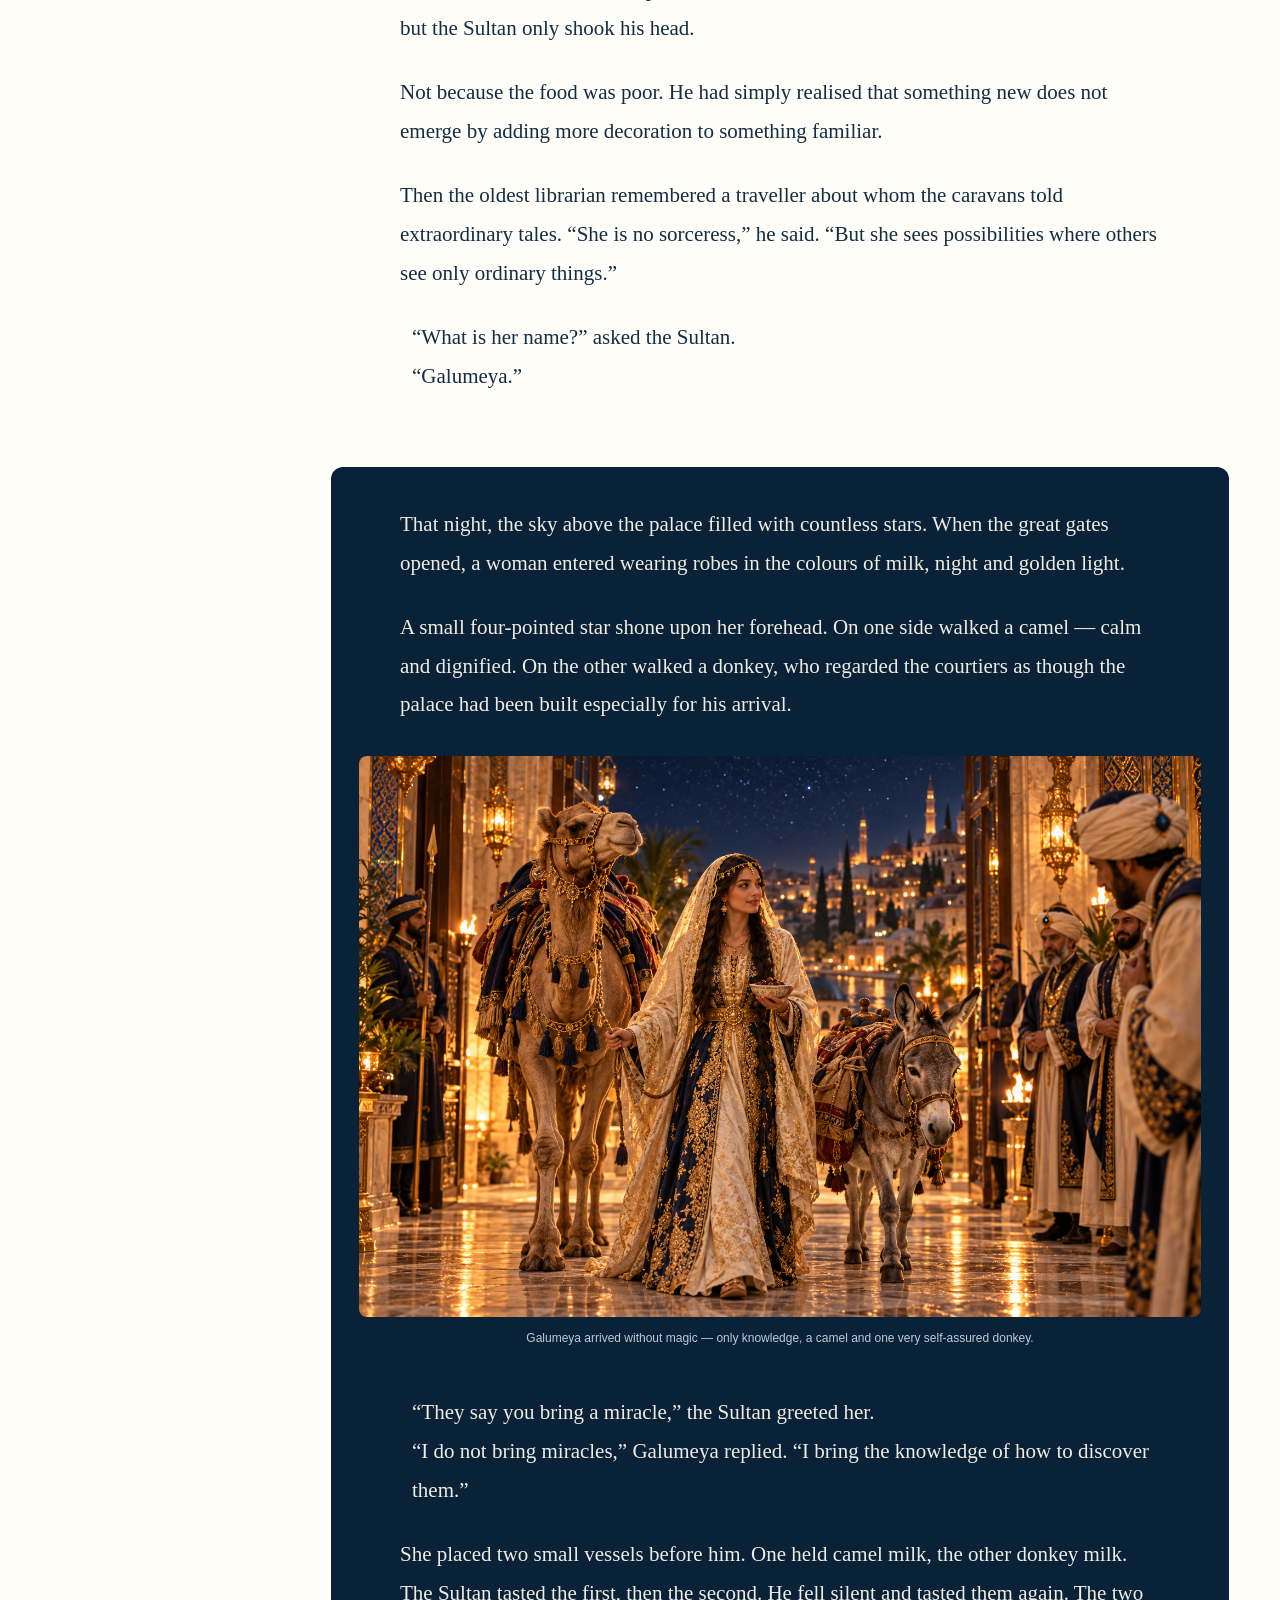
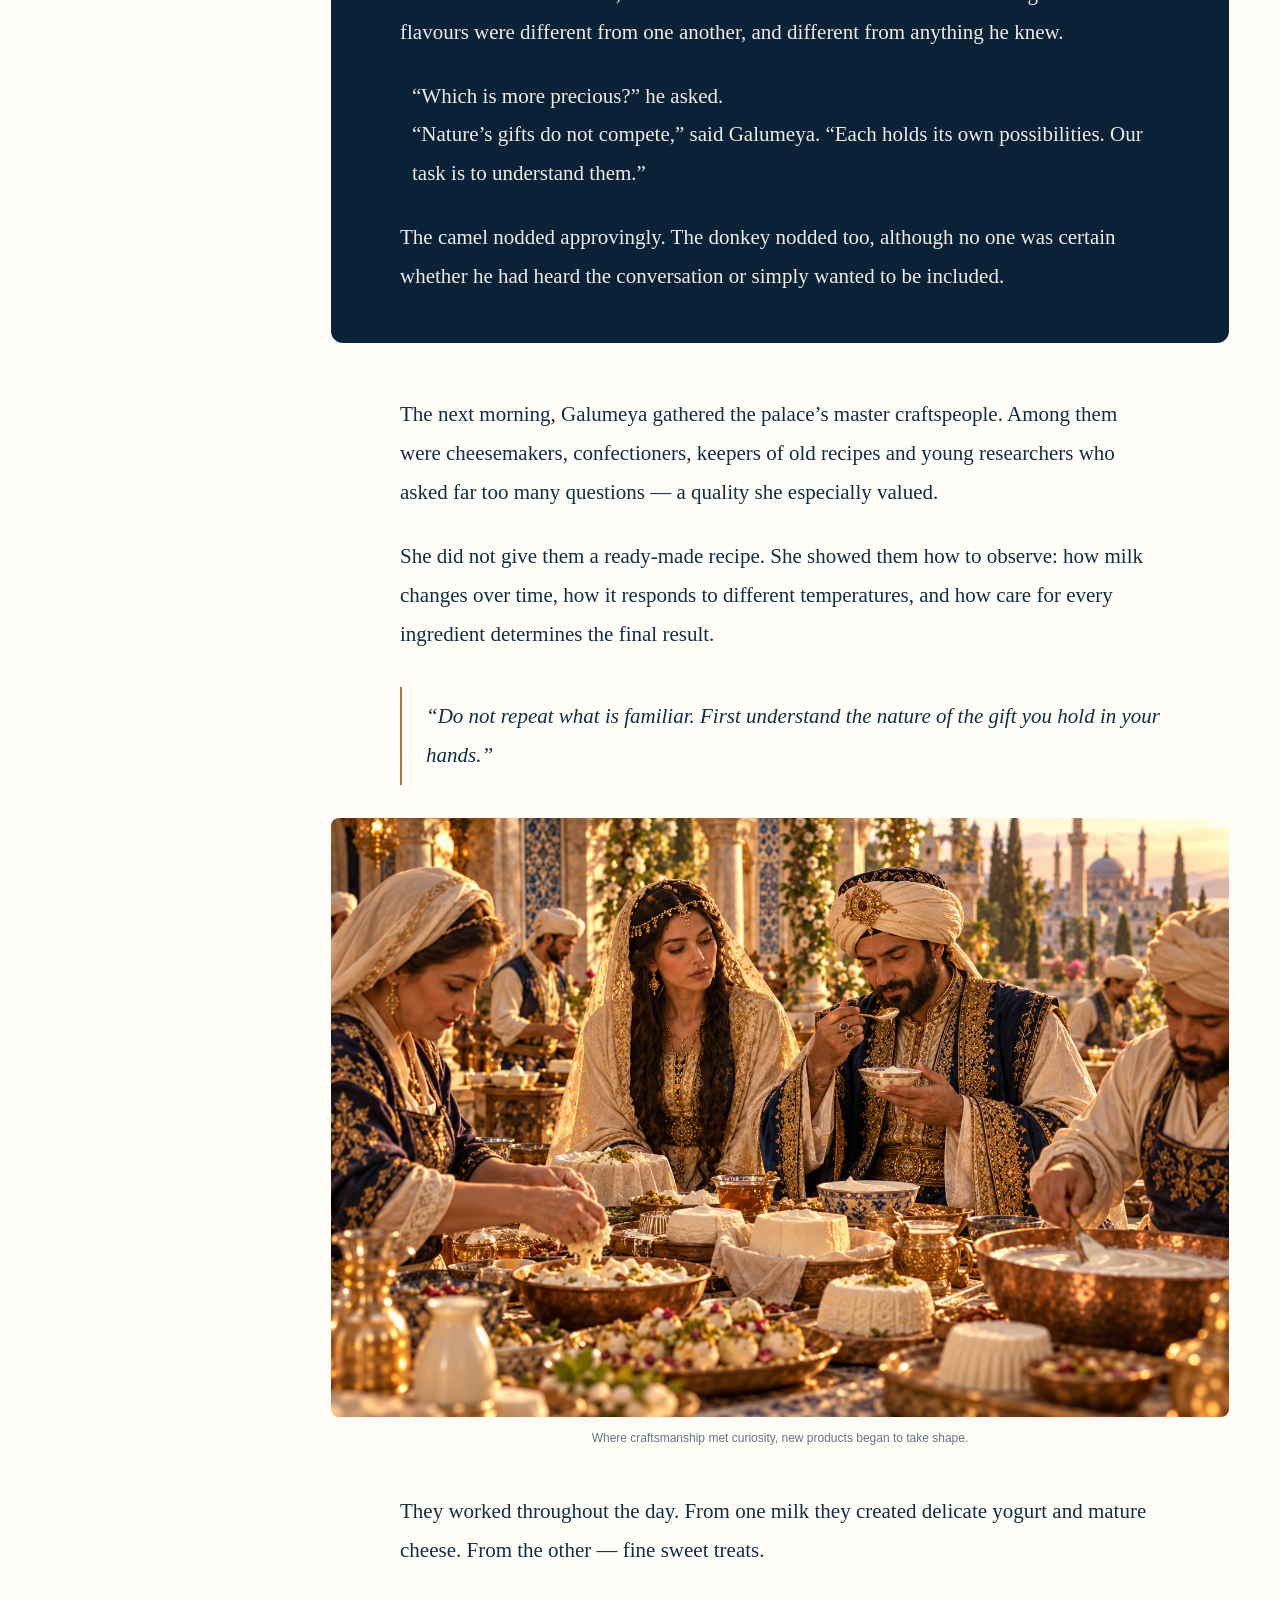
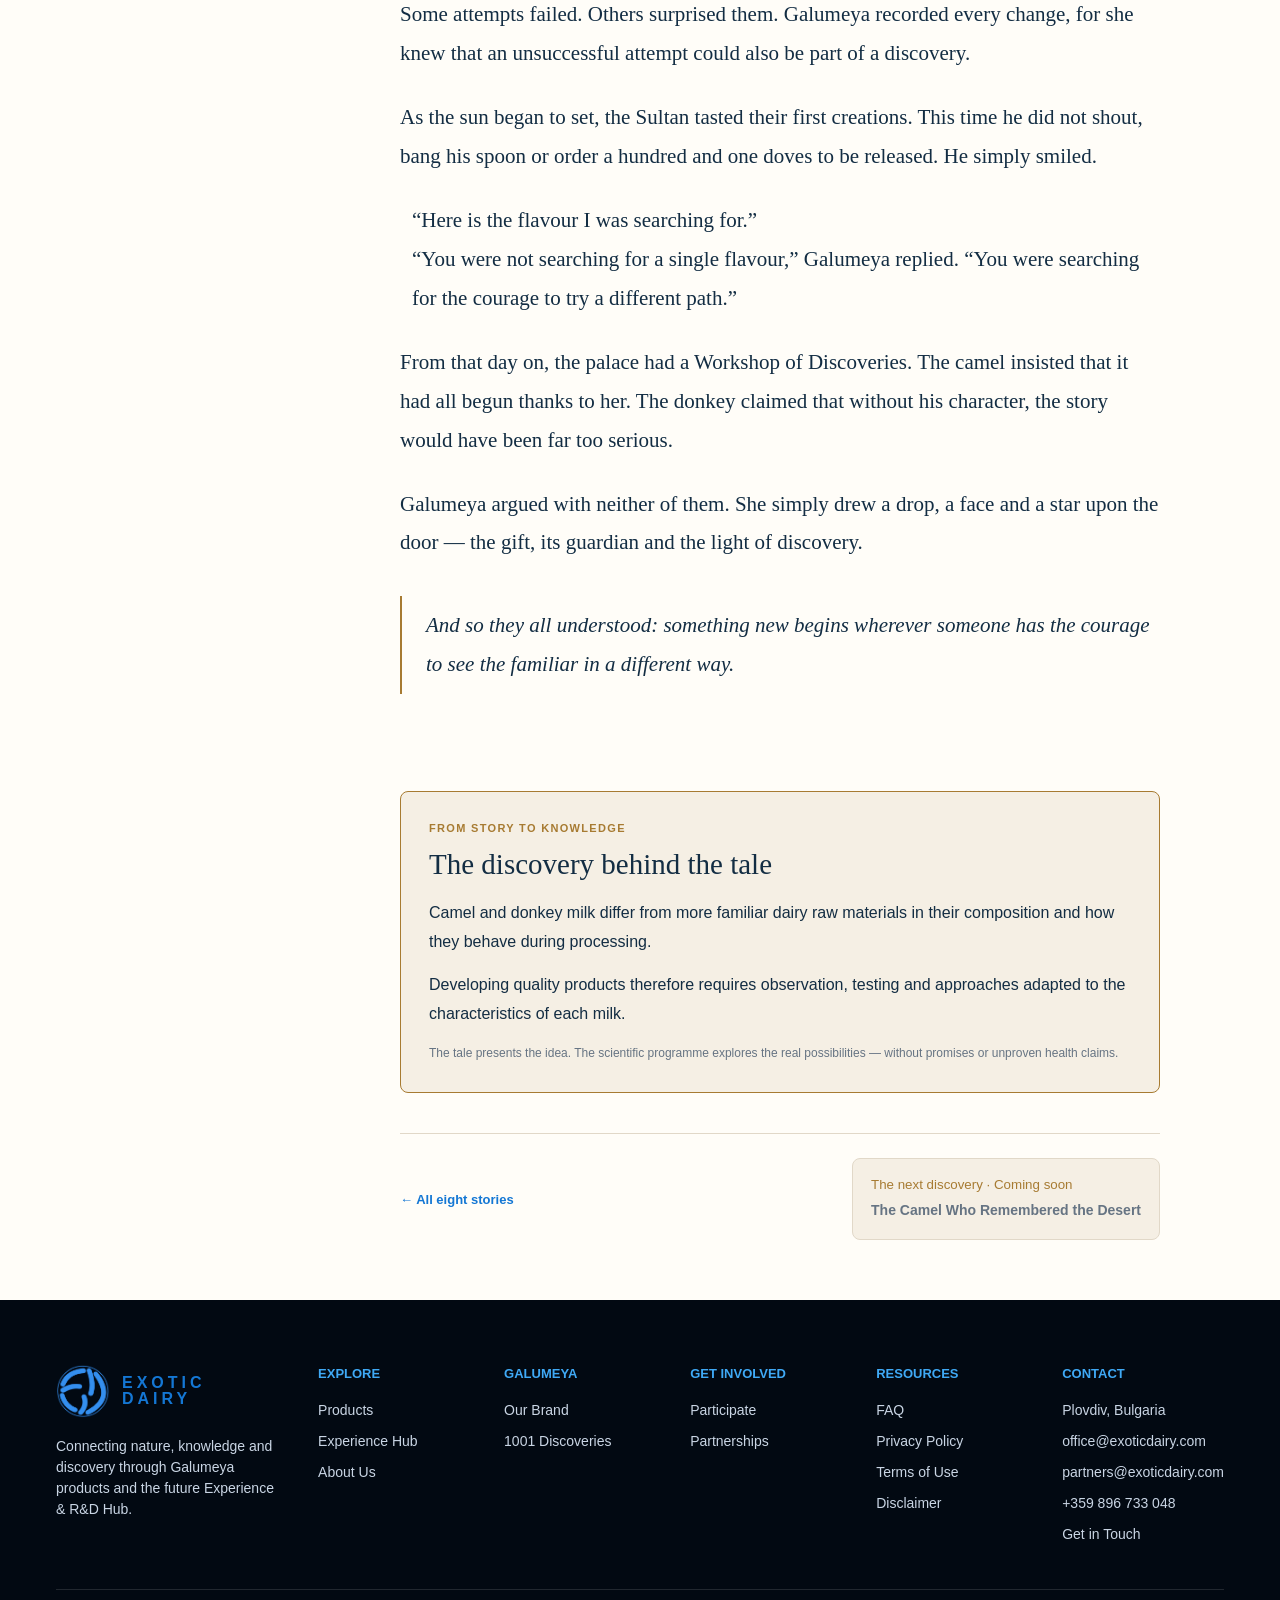
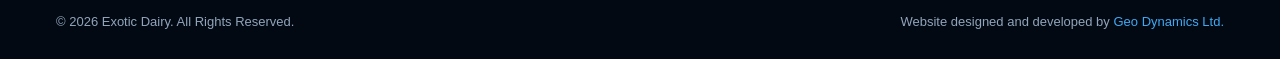
<file: book-read.html>
<!doctype html>
<html lang="en">
<head>
<meta charset="UTF-8">
<meta name="viewport" content="width=device-width, initial-scale=1">

<title>The Sultan Who Had Tasted Everything — Galumeya</title>

<meta
  name="description"
  content="Read the complete first Galumeya story for free, in English or Bulgarian."
>

<meta
  property="og:title"
  content="1001 Discoveries of Galumeya — Story 01"
>

<meta
  property="og:image"
  content="https://exoticdairy.com/assets/images/galumeya-story-01-sultan.png"
>

<meta property="og:type" content="website">
<meta name="twitter:card" content="summary_large_image">

<link rel="icon" href="favicon.png">

<style>
/* COLORS */

:root {
  color-scheme: light;
  --paper: #fffdf8;
  --panel: #f5efe4;
  --ink: #132d43;
  --muted: #667483;
  --line: #e1d8c8;
  --gold: #a77b32;
  --blue: #1477d4;
  --font: 21px;
}

html[data-theme="dark"] {
  color-scheme: dark;
  --paper: #101e2d;
  --panel: #172b3d;
  --ink: #eee8dd;
  --muted: #acbbc9;
  --line: #34465a;
  --gold: #dfbd77;
  --blue: #8fc8ff;
}

/* BASE */

* {
  box-sizing: border-box;
}

html {
  scroll-padding-top: 100px;
}

body {
  margin: 0;
  background: var(--paper);
  color: var(--ink);
  font-family: Arial, Helvetica, sans-serif;
}

a {
  color: inherit;
}

img {
  display: block;
  max-width: 100%;
}

button {
  font: inherit;
  cursor: pointer;
}

button:disabled {
  cursor: default;
}

h1,
h2,
p,
figure {
  margin: 0;
}

[hidden] {
  display: none !important;
}

:focus-visible {
  outline: 3px solid var(--blue);
  outline-offset: 4px;
}

.skip {
  position: fixed;
  top: 10px;
  left: 10px;
  z-index: 300;
  padding: 12px;
  background: var(--paper);
  transform: translateY(-150%);
}

.skip:focus {
  transform: none;
}

/* HEADER */

.site-header {
  position: sticky;
  top: 0;
  z-index: 100;
  display: flex;
  align-items: center;
  justify-content: space-between;
  gap: 20px;
  min-height: 76px;
  padding: 14px 4vw;
  border-bottom: 1px solid var(--line);
  background: var(--paper);
}

.brand {
  display: flex;
  align-items: center;
  gap: 10px;
  text-decoration: none;
  color: var(--blue);
  font-size: 16px;
  font-weight: 800;
  letter-spacing: .1em;
  line-height: 1.1;
}

.brand img {
  width: 44px;
  height: 44px;
  object-fit: contain;
}

.site-nav {
  display: flex;
  gap: 22px;
  align-items: center;
}

.site-nav a {
  font-size: 12px;
  font-weight: 700;
  text-decoration: none;
}

.site-nav a:hover,
.site-nav .active {
  color: var(--blue);
}

.menu-toggle {
  display: none;
}

/* TOP BAR */

.bar {
  display: flex;
  justify-content: space-between;
  gap: 20px;
  padding: 20px 4vw;
  background: var(--panel);
  border-bottom: 1px solid var(--line);
  font-size: 13px;
}

.bar a {
  color: var(--blue);
  font-weight: 700;
  text-decoration: none;
}

.bar span {
  text-align: right;
}

/* CONTENTS */

.layout {
  display: grid;
  grid-template-columns: 280px minmax(0, 1fr);
  max-width: 1600px;
  margin: auto;
  align-items: start;
}

.contents {
  position: sticky;
  top: 76px;
  max-height: calc(100dvh - 76px);
  overflow: auto;
  padding: 28px 18px;
  background: var(--panel);
  border-right: 1px solid var(--line);
  scrollbar-width: thin;
}

.eyebrow {
  color: var(--gold);
  font-size: 11px;
  line-height: 1.5;
  font-weight: 800;
  letter-spacing: .12em;
  text-transform: uppercase;
}

.contents h2 {
  font: 400 27px Georgia, serif;
  margin: 8px 0 20px;
}

.chapters {
  list-style: none;
  margin: 0;
  padding: 0;
  display: grid;
  gap: 12px;
}

.chapter {
  display: grid;
  grid-template-columns: 70px 1fr;
  align-items: center;
  gap: 10px;
  width: 100%;
  padding: 8px;
  border: 1px solid var(--line);
  border-radius: 8px;
  background: var(--paper);
  color: var(--ink);
  text-align: left;
  text-decoration: none;
}

.chapter.current {
  border: 2px solid var(--gold);
}

.chapter:disabled {
  opacity: 1;
  color: var(--muted);
}

.chapter img {
  width: 70px;
  height: 72px;
  object-fit: cover;
  border-radius: 4px;
}

.chapter b {
  display: block;
  font-size: 12px;
  line-height: 1.4;
}

.chapter small {
  display: block;
  margin: 5px 0;
  color: var(--gold);
  font-size: 10px;
}

.chapter em {
  display: block;
  margin-top: 7px;
  font-size: 10px;
  font-style: normal;
  color: var(--muted);
}

/* READER CONTROLS */

.reader {
  min-width: 0;
  padding: 26px clamp(20px, 4vw, 60px) 60px;
}

.tools {
  display: flex;
  justify-content: space-between;
  flex-wrap: wrap;
  gap: 12px;
  max-width: 980px;
  margin: 0 auto 24px;
}

.tool-group {
  display: flex;
  gap: 6px;
  align-items: center;
}

.tool {
  min-height: 40px;
  min-width: 40px;
  padding: 9px 12px;
  border: 1px solid var(--line);
  border-radius: 6px;
  background: var(--paper);
  color: var(--ink);
  font-size: 12px;
}

.tool[aria-pressed="true"] {
  border-color: var(--gold);
  box-shadow: inset 0 0 0 1px var(--gold);
}

.tool:disabled {
  opacity: .45;
}

#theme {
  display: inline-flex;
  align-items: center;
  justify-content: center;
  gap: 7px;
}

.theme-icon {
  display: inline-flex;
  align-items: center;
  justify-content: center;
  width: 22px;
  height: 22px;
  font-size: 23px;
  line-height: 1;
}

.notice {
  max-width: 980px;
  margin: 0 auto 20px;
  padding: 16px;
  background: var(--panel);
  border: 1px solid var(--line);
  border-radius: 8px;
  font-size: 13px;
  line-height: 1.6;
}

.resume {
  display: flex;
  justify-content: space-between;
  gap: 12px;
  align-items: center;
}

/* STORY */

.story {
  max-width: 980px;
  margin: auto;
}

.story-heading {
  max-width: 760px;
  margin: 30px auto 40px;
  text-align: center;
}

.story-heading h1 {
  font: 400 clamp(36px, 4.2vw, 58px)/1.08 Georgia, serif;
  letter-spacing: -.8px;
  margin: 16px 0 22px;
}

.subtitle {
  color: var(--muted);
  font: italic 18px/1.65 Georgia, serif;
}

.story-section {
  padding: 12px 0 26px;
}

.prose {
  max-width: 760px;
  margin: auto;
  font: var(--font)/1.85 Georgia, "Times New Roman", serif;
  overflow-wrap: break-word;
}

.prose p {
  margin-bottom: 1.2em;
}

.prose blockquote {
  margin: 1.6em 0;
  padding: 10px 0 10px 24px;
  border-left: 2px solid var(--gold);
  font-style: italic;
}

.prose blockquote p {
  margin: 0;
}

.dialogue {
  padding-left: 12px;
}

.story-image {
  margin: 32px 0;
}

.story-image img {
  width: 100%;
  height: auto;
  aspect-ratio: 3 / 2;
  object-fit: cover;
  border-radius: 8px;
}

.story-image figcaption {
  padding: 12px 20px;
  color: var(--muted);
  font-size: 12px;
  line-height: 1.65;
  text-align: center;
}

/* OPENING IMAGE */

.story-cover {
  margin: 0 0 28px;
}

.story-cover img {
  width: 100%;
  height: auto;
  aspect-ratio: auto;
  object-fit: contain;
  border-radius: 10px;
}

.story-cover + .story-heading {
  margin-top: 24px;
}

/* NIGHT SECTION */

.night {
  margin: 20px 0 40px;
  padding: 38px 28px 22px;
  border-radius: 12px;
  background: #092238;
  color: #f0ece3;
}

.night .story-image figcaption {
  color: #bacbd8;
}

.night .prose blockquote {
  border-color: #dfbd77;
}

/* DISCOVERY */

.discovery {
  max-width: 760px;
  margin: 38px auto;
  padding: 28px;
  border: 1px solid var(--gold);
  border-radius: 8px;
  background: var(--panel);
}

.discovery h2 {
  margin: 10px 0 18px;
  font: 400 29px/1.2 Georgia, serif;
}

.discovery p:not(.eyebrow) {
  font-size: 16px;
  line-height: 1.8;
  margin-bottom: 14px;
}

.discovery .disclaimer {
  font-size: 12px !important;
  color: var(--muted);
  margin-bottom: 0 !important;
}

/* END OF STORY */

.story-end {
  display: flex;
  justify-content: space-between;
  gap: 24px;
  align-items: center;
  max-width: 760px;
  margin: 40px auto 0;
  padding-top: 24px;
  border-top: 1px solid var(--line);
}

.story-end a {
  color: var(--blue);
  font-size: 13px;
  font-weight: 700;
  text-decoration: none;
}

.next {
  max-width: 330px;
  border: 1px solid var(--line);
  border-radius: 8px;
  background: var(--panel);
  padding: 18px;
  color: var(--muted);
  text-align: left;
}

.next small {
  display: block;
  color: var(--gold);
  margin-bottom: 8px;
}

.next strong {
  font-size: 14px;
  line-height: 1.5;
}

/* FOOTER */

.footer {
  padding: 30px 4vw;
  background: var(--panel);
  border-top: 1px solid var(--line);
  display: flex;
  justify-content: space-between;
  gap: 20px;
  flex-wrap: wrap;
  font-size: 12px;
  line-height: 1.8;
  color: var(--muted);
}

.footer nav {
  display: flex;
  gap: 18px;
  flex-wrap: wrap;
}

.footer a {
  text-decoration: none;
}

/* READING PROGRESS */

.progress {
  position: fixed;
  top: 0;
  left: 0;
  z-index: 200;
  width: 100%;
  height: 3px;
  background: var(--gold);
  transform: scaleX(0);
  transform-origin: left;
  pointer-events: none;
}

/* TABLET */

@media (max-width: 1000px) {
  .site-header {
    flex-wrap: wrap;
    padding: 14px 22px;
  }

  .menu-toggle {
    display: block;
    margin-left: auto;
  }

  .site-nav {
    display: none;
    flex-basis: 100%;
    flex-direction: column;
    align-items: stretch;
    gap: 0;
  }

  .site-nav.open {
    display: flex;
  }

  .site-nav a {
    padding: 12px 0;
  }

  .layout {
    grid-template-columns: 250px minmax(0, 1fr);
  }

  .contents {
    padding: 24px 12px;
  }

  .chapter {
    grid-template-columns: 58px 1fr;
  }

  .chapter img {
    width: 58px;
  }
}

/* HORIZONTAL STORY MENU */

@media (max-width: 860px) {
  .layout {
    display: block;
  }

  .contents {
    position: relative;
    top: auto;
    max-height: none;
    border-right: 0;
    border-bottom: 1px solid var(--line);
    padding: 22px;
  }

  .contents h2 {
    font-size: 24px;
    margin-bottom: 14px;
  }

  .chapters {
    display: flex;
    overflow-x: auto;
    gap: 12px;
    padding: 4px 3px 12px;
    scroll-snap-type: x proximity;
  }

  .chapters li {
    flex: 0 0 175px;
    scroll-snap-align: start;
  }

  .chapter {
    display: flex;
    flex-direction: column;
    align-items: stretch;
    height: 100%;
    gap: 8px;
  }

  .chapter img {
    width: 100%;
    height: 98px;
  }

  .chapter b {
    min-height: 35px;
  }

  .reader {
    padding: 24px 22px 48px;
  }

  .night {
    padding: 28px 20px 18px;
  }

  .prose {
    line-height: 1.8;
  }
}

/* MOBILE THEME BUTTON */

@media (max-width: 620px) {
  #theme {
    width: 40px;
    padding: 8px;
  }

  #theme .theme-label {
    display: none;
  }

  .story-cover {
    margin-bottom: 22px;
  }

  .story-cover img {
    border-radius: 7px;
  }

  .story-cover figcaption {
    padding: 10px 8px;
    font-size: 11px;
  }
}

/* SMALL MOBILE */

@media (max-width: 520px) {
  :root {
    --font: 19px;
  }

  .bar {
    padding: 18px 22px;
    font-size: 11px;
  }

  .story-heading {
    margin: 22px auto 30px;
  }

  .story-heading h1 {
    font-size: 36px;
  }

  .subtitle {
    font-size: 16px;
  }

  .tools {
    gap: 12px;
  }

  .night {
    margin-left: -10px;
    margin-right: -10px;
    padding: 25px 16px 16px;
  }

  .discovery {
    padding: 22px;
  }

  .story-end {
    flex-direction: column;
    align-items: stretch;
  }

  .next {
    max-width: none;
  }

  .resume {
    align-items: flex-start;
    flex-direction: column;
  }
}

@media (prefers-reduced-motion: reduce) {
  html {
    scroll-behavior: auto;
  }
}
/* ======================================================
   CONSISTENT SITE HEADER
====================================================== */

.site-header {
  height: 86px;
  min-height: 86px;
  padding: 0 56px;
  gap: 34px;
  flex-wrap: nowrap;
  justify-content: flex-start;
  background: var(--paper);
  border-bottom: 1px solid var(--line);
}

.site-header .brand {
  flex-shrink: 0;
  gap: 12px;
  color: #1477d4;
  font-size: 16px;
  font-weight: 800;
  letter-spacing: 4px;
  line-height: 1;
}

.site-header .brand img {
  width: 54px;
  height: 54px;
  object-fit: contain;
}

.site-header .site-nav {
  position: static;
  display: flex;
  flex-direction: row;
  flex-basis: auto;
  align-items: center;
  gap: 28px;
  margin-left: auto;
}

.site-header .site-nav a {
  padding: 0;
  color: var(--ink);
  font-size: 13px;
  font-weight: 800;
  line-height: 1.5;
  text-transform: uppercase;
  text-decoration: none;
  white-space: nowrap;
  opacity: .86;
}

.site-header .site-nav a:hover,
.site-header .site-nav a.active {
  color: #1477d4;
  opacity: 1;
}

.site-header .reader-header-contact,
.site-header .site-nav .reader-mobile-contact {
  align-items: center;
  justify-content: center;
  padding: 14px 24px;
  border: 0;
  border-radius: 12px;
  background: #1477d4;
  color: #ffffff;
  font-size: 13px;
  font-weight: 800;
  line-height: 1;
  text-transform: uppercase;
  text-decoration: none;
  box-shadow: 0 12px 28px rgba(20, 119, 212, .25);
  opacity: 1;
}

.site-header .reader-header-contact {
  display: inline-flex;
  flex-shrink: 0;
}

.site-header .reader-header-contact:hover,
.site-header .site-nav .reader-mobile-contact:hover {
  background: #3fa9f5;
  color: #ffffff;
}

.site-header .site-nav .reader-mobile-contact {
  display: none;
}

/* Existing JavaScript updates aria-expanded. */

.site-header .menu-toggle {
  position: relative;
  display: none;
  flex-shrink: 0;
  width: 44px;
  height: 44px;
  min-height: 0;
  margin-left: auto;
  padding: 0;
  border: 0;
  border-radius: 12px;
  background: transparent;
  color: var(--ink);
  font-size: 0;
}

.site-header .menu-toggle::before,
.site-header .menu-toggle::after {
  content: "";
  position: absolute;
  left: 9px;
  width: 26px;
  height: 2.5px;
  border-radius: 999px;
  background: currentColor;
}

.site-header .menu-toggle::before {
  top: 14px;
  box-shadow: 0 7px 0 currentColor;
}

.site-header .menu-toggle::after {
  top: 28px;
}

.site-header .menu-toggle[aria-expanded="true"]::before {
  top: 21px;
  transform: rotate(45deg);
  box-shadow: none;
}

.site-header .menu-toggle[aria-expanded="true"]::after {
  top: 21px;
  transform: rotate(-45deg);
}

/* Match the contents menu offset to the header height. */

.contents {
  top: 86px;
  max-height: calc(100dvh - 86px);
}

@media (max-width: 1100px) {
  .site-header {
    padding: 0 24px;
  }

  .site-header .site-nav,
  .site-header .reader-header-contact {
    display: none;
  }

  .site-header .menu-toggle {
    display: block;
  }

  .site-header .site-nav.open {
    position: absolute;
    top: 100%;
    right: 0;
    left: 0;
    display: grid;
    gap: 18px;
    max-height: calc(100dvh - 86px);
    overflow-y: auto;
    margin: 0;
    padding: 26px;
    background: var(--paper);
    border-bottom: 1px solid var(--line);
    box-shadow: 0 20px 60px rgba(7, 21, 40, .12);
  }

  .site-header .site-nav.open .reader-mobile-contact {
    display: flex;
    margin-top: 8px;
  }
}

@media (max-width: 860px) {
  .contents {
    top: auto;
    max-height: none;
  }
}

@media (max-width: 680px) {
  .site-header {
    height: 74px;
    min-height: 74px;
    padding: 0 18px;
  }

  .site-header .brand {
    font-size: 13px;
  }

  .site-header .brand img {
    width: 44px;
    height: 44px;
  }

  .site-header .site-nav.open {
    max-height: calc(100dvh - 74px);
  }
}

/* ======================================================
   CONSISTENT SITE FOOTER
====================================================== */

.footer {
  display: block;
  padding: 64px 56px 28px;
  border: 0;
  background: #020912;
  color: #ffffff;
  font-family: Arial, Helvetica, sans-serif;
  font-size: 16px;
  font-weight: 400;
  line-height: 1.5;
  letter-spacing: normal;
  text-align: left;
}

.footer p,
.footer h3 {
  margin: 0;
  padding: 0;
}

.footer a {
  color: inherit;
  text-decoration: none;
}

.footer-top {
  display: grid;
  grid-template-columns: 1.5fr repeat(5, 1fr);
  gap: 34px;
  align-items: start;
  max-width: none;
  margin: 0;
}

.footer-brand {
  display: flex;
  align-items: center;
  gap: 12px;
  margin: 0;
  color: #1477d4;
  font-size: 16px;
  font-weight: 800;
  letter-spacing: 4px;
  line-height: 1;
}

.footer-brand img {
  width: 54px;
  height: 54px;
  object-fit: contain;
}

.footer-brand span {
  font-size: inherit;
  font-weight: inherit;
  letter-spacing: inherit;
  line-height: inherit;
}

.footer-main p {
  max-width: 360px;
  margin-top: 18px;
  color: #c9d5e4;
  font-size: 14px;
  line-height: 1.5;
}

.footer-col {
  display: grid;
  gap: 10px;
}

.footer-col h3 {
  margin-bottom: 6px;
  color: #3fa9f5;
  font-family: Arial, Helvetica, sans-serif;
  font-size: 13px;
  font-weight: 700;
  line-height: 1.5;
  letter-spacing: normal;
  text-transform: uppercase;
}

.footer-col a,
.footer-col p {
  color: #c9d5e4;
  font-size: 14px;
  font-weight: 400;
  line-height: 1.5;
}

.footer-col a:hover {
  color: #ffffff;
}

.footer-bottom {
  display: flex;
  flex-direction: row;
  justify-content: space-between;
  gap: 20px;
  max-width: none;
  margin: 44px 0 0;
  padding-top: 22px;
  border-top: 1px solid rgba(255, 255, 255, .12);
  color: #91a4bb;
  font-size: 13px;
}

.footer-bottom p {
  font-size: inherit;
  line-height: 1.5;
}

.footer-bottom a {
  color: #3fa9f5;
}

@media (max-width: 1100px) {
  .footer-top {
    grid-template-columns: repeat(2, 1fr);
  }

  .footer-main {
    grid-column: 1 / -1;
  }
}

@media (max-width: 680px) {
  .footer {
    padding: 48px 22px 24px;
  }

  .footer-brand {
    font-size: 13px;
  }

  .footer-brand img {
    width: 44px;
    height: 44px;
  }

  .footer-top {
    grid-template-columns: 1fr;
  }

  .footer-bottom {
    flex-direction: column;
  }
}
/* HEADER — uppercase navigation */

.site-header .nav > a,
.site-header .site-nav > a,
.site-header .header-btn,
.site-header .reader-header-contact {
  text-transform: uppercase;
  font-weight: 800;
}

/* Active parent section: GALUMEYA */

.site-header .nav > a.active,
.site-header .site-nav > a.active {
  position: relative;
  color: #1477d4;
  opacity: 1;
  text-decoration: none;
}

/* Space for the underline in the reader header */

.site-header .site-nav > a.active {
  padding-top: 8px;
  padding-bottom: 8px;
}

/* Gold underline — book and reader */

.site-header .nav > a.active::after,
.site-header .site-nav > a.active::after {
  content: "";
  display: block;
  position: absolute;
  left: 0;
  right: auto;
  bottom: 0;
  width: 100%;
  height: 2px;
  border-radius: 2px;
  background: #c9a04f;
  pointer-events: none;
}

/* Mobile: underline only the active label */

@media (max-width: 1100px) {
  .site-header .site-nav > a.active {
    justify-self: start;
    width: fit-content;
  }
}

@media (max-width: 980px) {
  .site-header .nav > a.active {
    align-self: flex-start;
    width: fit-content;
  }
}
</style>
</head>

<body>
<a class="skip" href="#storyTitle" data-ui="skip">
  Skip to the story
</a>

<div class="progress" id="progress" aria-hidden="true"></div>

<header class="site-header">
    <a class="brand" href="index.html">
      <img
        src="assets/images/logo.png"
        alt="Exotic Dairy logo"
        width="54"
        height="54"
      >
      <span>EXOTIC<br>DAIRY</span>
    </a>
  
    <nav
      class="site-nav"
      id="siteNav"
      aria-label="Main navigation"
    >
      <a href="products.html">Products</a>
      <a class="active" href="galumeya.html">Galumeya</a>
      <a href="experience-hub.html">Experience Hub</a>
      <a href="participate.html">Participate</a>
      <a href="partnerships.html">Partnerships</a>
      <a href="about.html">About Us</a>
      <a href="faq.html">FAQ</a>
  
      <a
        class="reader-mobile-contact"
        href="mailto:office@exoticdairy.com"
      >
        Get in Touch
      </a>
    </nav>
  
    <button
      class="menu-toggle"
      id="menu"
      type="button"
      aria-controls="siteNav"
      aria-expanded="false"
      aria-label="Open navigation"
    >☰</button>
  
    <a
      class="reader-header-contact"
      href="mailto:office@exoticdairy.com"
    >
      Get in touch
    </a>
  </header>
<div class="bar">
  <a href="galumeya-book.html" data-ui="back">
    ← Back to the Book
  </a>

  <span data-ui="volume">
    Volume I · Story 01 / 08 · Free to read
  </span>
</div>

<div class="layout">
  <aside class="contents">
    <p class="eyebrow" data-ui="volumeShort">Volume I</p>

    <h2 data-ui="contents">The eight stories</h2>

    <nav id="contentsNav" aria-label="Book contents">
      <ol class="chapters" id="chapters"></ol>
    </nav>
  </aside>

  <main class="reader" id="main">
    <p
      class="notice"
      id="unavailable"
      hidden
      data-ui="unavailable"
    >
      That story is coming soon. Story 01 is available below.
    </p>

    <div class="tools">
      <div class="tool-group">
        <button
          class="tool"
          id="smaller"
          type="button"
          aria-label="Decrease text size"
        >A−</button>

        <button
          class="tool"
          id="larger"
          type="button"
          aria-label="Increase text size"
        >A+</button>

        <button
          class="tool"
          id="reset"
          type="button"
          data-ui="reset"
        >Reset</button>

        <button
          class="tool"
          id="theme"
          type="button"
          aria-pressed="false"
        >Dark theme</button>
      </div>

      <div
        class="tool-group"
        id="languageControls"
        role="group"
        aria-label="Reading language"
      >
        <button
          class="tool"
          type="button"
          data-language="en"
          lang="en"
          aria-pressed="true"
        >English</button>

        <button
          class="tool"
          type="button"
          data-language="bg"
          lang="bg"
          aria-pressed="false"
        >Български</button>
      </div>
    </div>

    <div class="notice resume" id="resume" hidden>
      <span data-ui="saved">
        Your reading place is saved on this device.
      </span>

      <button
        class="tool"
        id="resumeButton"
        type="button"
        data-ui="continue"
      >Continue reading →</button>
    </div>

    <article
      class="story"
      id="story"
      aria-labelledby="storyTitle"
    ></article>

    <noscript>
      <p class="notice">
        Please enable JavaScript to read this bilingual edition.
        / Моля, включете JavaScript, за да прочетете двуезичното издание.
      </p>
    </noscript>
  </main>
</div>

<footer class="footer" id="contact" lang="en">
    <div class="footer-top">
      <div class="footer-main">
        <div class="footer-brand">
          <img
            src="assets/images/logo.png"
            alt="Exotic Dairy logo"
            width="54"
            height="54"
            loading="lazy"
          >
          <span>EXOTIC<br>DAIRY</span>
        </div>
  
        <p>
          Connecting nature, knowledge and discovery through
          Galumeya products and the future Experience &amp; R&amp;D Hub.
        </p>
      </div>
  
      <div class="footer-col">
        <h3>Explore</h3>
        <a href="products.html">Products</a>
        <a href="experience-hub.html">Experience Hub</a>
        <a href="about.html">About Us</a>
      </div>
  
      <div class="footer-col">
        <h3>Galumeya</h3>
        <a href="galumeya.html">Our Brand</a>
        <a href="galumeya-book.html">1001 Discoveries</a>
      </div>
  
      <div class="footer-col">
        <h3>Get Involved</h3>
        <a href="participate.html">Participate</a>
        <a href="partnerships.html">Partnerships</a>
      </div>
  
      <div class="footer-col">
        <h3>Resources</h3>
        <a href="faq.html">FAQ</a>
        <a href="privacy.html">Privacy Policy</a>
        <a href="terms.html">Terms of Use</a>
        <a href="disclaimer.html">Disclaimer</a>
      </div>
  
      <div class="footer-col">
        <h3>Contact</h3>
        <p>Plovdiv, Bulgaria</p>
  
        <a href="mailto:office@exoticdairy.com">
          office@exoticdairy.com
        </a>
  
        <a href="mailto:partners@exoticdairy.com">
          partners@exoticdairy.com
        </a>
  
        <a href="tel:+359896733048">
          +359 896 733 048
        </a>
  
        <a href="mailto:office@exoticdairy.com">
          Get in Touch
        </a>
      </div>
    </div>
  
    <div class="footer-bottom">
      <p>© 2026 Exotic Dairy. All Rights Reserved.</p>
  
      <p>
        Website designed and developed by
        <a
          href="https://geodynamicsonline.com"
          target="_blank"
          rel="noopener"
        >
          Geo Dynamics Ltd.
        </a>
      </p>
    </div>
  </footer>

<script>
(() => {
  "use strict";

  /* STORY TITLES */

  const titles = {
    bg: [
      "Султанът, който бил опитал всичко",
      "Камилата, която помнела пустинята",
      "Магарето, което никой не слушал",
      "Сиренето, което не искало да бърза",
      "Невидимите майстори",
      "Огънят с точната сила",
      "Капката, която оставяла следа",
      "Хиляда и първото откритие"
    ],

    en: [
      "The Sultan Who Had Tasted Everything",
      "The Camel Who Remembered the Desert",
      "The Donkey No One Listened To",
      "The Cheese That Would Not Hurry",
      "The Invisible Masters",
      "The Fire with Just the Right Heat",
      "The Drop That Left a Trace",
      "The Thousand and First Discovery"
    ]
  };

  /* INTERFACE TRANSLATIONS */

  const ui = {
    bg: {
      skip: "Към историята",
      products: "Продукти",
      brand: "Галумея",
      book: "Книгата",
      hub: "Experience Hub",
      partners: "Партньорства",
      about: "За нас",
      faq: "Въпроси",
      back: "← Обратно към книгата",
      volume: "Том I · История 01 / 08 · Свободно четене",
      volumeShort: "Том I",
      contents: "Осемте истории",
      unavailable: "Тази история предстои. По-долу можеш да прочетеш първата.",
      reset: "Нулирай",
      saved: "Мястото ти за четене е запазено на това устройство.",
      continue: "Продължи да четеш →",
      rights: "Всички права запазени.",
      privacy: "Поверителност",
      terms: "Условия",
      contact: "Контакт",
      dark: "Тъмна тема",
      light: "Светла тема",
      soon: "Очаквайте скоро",
      reading: "Четеш сега · Безплатно",
      story: "История",
      all: "← Всички осем истории",
      next: "Следващото откритие · Очаквайте скоро",
      subtitle: "Приказка за един владетел, две необикновени животни и жената, която знаела, че всяко откритие започва с правилния въпрос.",
      menuOpen: "Отвори менюто",
      menuClose: "Затвори менюто",
      smaller: "Намали текста",
      larger: "Увеличи текста",
      language: "Език на четене"
    },

    en: {
      skip: "Skip to the story",
      products: "Products",
      brand: "Galumeya",
      book: "The Book",
      hub: "Experience Hub",
      partners: "Partnerships",
      about: "About Us",
      faq: "FAQ",
      back: "← Back to the Book",
      volume: "Volume I · Story 01 / 08 · Free to read",
      volumeShort: "Volume I",
      contents: "The eight stories",
      unavailable: "That story is coming soon. Story 01 is available below.",
      reset: "Reset",
      saved: "Your reading place is saved on this device.",
      continue: "Continue reading →",
      rights: "All Rights Reserved.",
      privacy: "Privacy Policy",
      terms: "Terms of Use",
      contact: "Contact",
      dark: "Dark theme",
      light: "Light theme",
      soon: "Coming soon",
      reading: "Reading now · Free",
      story: "Story",
      all: "← All eight stories",
      next: "The next discovery · Coming soon",
      subtitle: "A tale of a ruler, two extraordinary animals and the woman who knew that every discovery begins with the right question.",
      menuOpen: "Open navigation",
      menuClose: "Close navigation",
      smaller: "Decrease text size",
      larger: "Increase text size",
      language: "Reading language"
    }
  };

  /*
    Само първата история е публикувана.
    Останалите седем имат заглавия и корици,
    но текстовете им не са включени в страницата.
  */

  const bodies = {
    bg: `
<section class="story-section">
  <div class="prose">
    <p>В едно далечно царство живеел Султанът на Сто и един вкуса. Дворецът му имал сто и една стаи, библиотека с рецепти от целия познат свят и кухня, в която работели най-добрите майстори. На трапезата му никога не липсвало нищо.</p>

    <p>И все пак всяка вечер султанът поглеждал към отрупаната маса и задавал един и същ въпрос:</p>

    <blockquote>
      <p>„Нима не е останал поне един вкус, който още не съм опитал?“</p>
    </blockquote>
  </div>

  <figure class="story-image">
    <img
      src="assets/images/galumeya-story-01-sultan.png"
      width="1536"
      height="1024"
      alt="Султанът размишлява пред богато отрупаната трапеза на дворцовата тераса."
      fetchpriority="high"
    >
    <figcaption>Султанът притежавал сто и един вкуса, но търсел онзи, който още не познавал.</figcaption>
  </figure>

  <div class="prose">
    <p>Готвачите смесвали най-скъпите подправки. Сладкарите строели кули от мед и плодове. Придворният познавач на млякото добавял ту канела, ту розова вода, но султанът само поклащал глава.</p>

    <p>Не защото храната не била добра. Той просто разбрал, че новото не се ражда от още украса върху нещо познато.</p>

    <p>Тогава най-възрастният библиотекар си спомнил за една пътешественичка, за която керваните разказвали необикновени неща. „Тя не е магьосница — казал той. — Но вижда възможности там, където другите виждат само обикновени неща.“</p>

    <p class="dialogue">
      — Как се казва? — попитал султанът.<br>
      — Галумея.
    </p>
  </div>
</section>

<section class="story-section night">
  <div class="prose">
    <p>Същата нощ небето над двореца се изпълнило с безброй звезди. Когато големите порти се отворили, през тях влязла жена в одежди с цветовете на млякото, нощта и златната светлина.</p>

    <p>На челото ѝ блестяла малка четирилъчна звезда. От едната ѝ страна пристъпвала камила — спокойна и достойна. От другата вървяло магаре, което гледало придворните така, сякаш дворецът бил построен специално за неговото пристигане.</p>
  </div>

  <figure class="story-image">
    <img
      src="assets/images/galumeya-story-01-arrival.png"
      width="1536"
      height="1024"
      alt="Галумея пристига пред осветените дворцови порти с камила и магаре под звездното небе."
      loading="lazy"
    >
    <figcaption>Галумея пристигнала без магия — само със знание, камила и едно самоуверено магаре.</figcaption>
  </figure>

  <div class="prose">
    <p class="dialogue">
      — Казват, че носиш чудо — посрещнал я султанът.<br>
      — Не нося чудеса — отвърнала Галумея. — Нося знанието как да ги откриваме.
    </p>

    <p>Тя поставила пред него два малки съда. В единия имало камилско мляко, а в другия — магарешко. Султанът опитал първото, после второто. Замълчал и опитал отново. Двата вкуса били различни един от друг и различни от всичко, което познавал.</p>

    <p class="dialogue">
      — Кое от тях е по-ценно? — попитал той.<br>
      — Даровете на природата не се състезават — казала Галумея. — Всеки носи свои възможности. Нашата работа е да ги разберем.
    </p>

    <p>Камилата кимнала одобрително. Магарето също кимнало, макар че никой не бил сигурен дали е чул разговора, или просто искало да бъде включено.</p>
  </div>
</section>

<section class="story-section">
  <div class="prose">
    <p>На следващата сутрин Галумея събрала дворцовите майстори. Сред тях имало сиренари, сладкари, пазители на стари рецепти и млади изследователи, които задавали прекалено много въпроси — качество, което тя особено ценяла.</p>

    <p>Тя не им дала готова рецепта. Показала им как да наблюдават: как млякото се променя с времето, как реагира на различни температури и как грижата към всяка съставка определя крайния резултат.</p>

    <blockquote>
      <p>„Не повтаряйте познатото. Първо разберете природата на дара, който държите в ръцете си.“</p>
    </blockquote>
  </div>

  <figure class="story-image">
    <img
      src="assets/images/galumeya-story-01-workshop.png"
      width="1536"
      height="1024"
      alt="Галумея, султанът и дворцовите майстори опитват новите млечни продукти в работилницата."
      loading="lazy"
    >
    <figcaption>Където майсторството срещнало любопитството, започнали да се раждат новите продукти.</figcaption>
  </figure>

  <div class="prose">
    <p>Работили през целия ден. От едното мляко създали нежно кисело мляко и зряло сирене. От другото — фини сладки изкушения.</p>

    <p>Някои опити не се получили. Други ги изненадали. Галумея записвала всяка промяна, защото знаела, че неуспешният опит също може да бъде част от откритието.</p>

    <p>Когато слънцето започнало да залязва, султанът опитал първите им творения. Този път не извикал, не ударил с лъжицата и не наредил да пуснат сто и една гълъбици. Само се усмихнал.</p>

    <p class="dialogue">
      — Ето го вкуса, който търсех.<br>
      — Не сте търсили един вкус — отвърнала Галумея. — Търсили сте смелостта да опитате различен път.
    </p>

    <p>От този ден в двореца създали Работилница на откритията. Камилата настоявала, че всичко е започнало благодарение на нея. Магарето твърдяло, че без неговия характер историята щяла да бъде твърде сериозна.</p>

    <p>Галумея не спорела с нито едно от двете. Тя просто нарисувала върху вратата капка, лице и звезда — дара, неговата пазителка и светлината на откритието.</p>

    <blockquote>
      <p>И така всички разбрали: новото започва там, където някой има смелостта да погледне познатото по различен начин.</p>
    </blockquote>
  </div>
</section>

<section class="discovery">
  <p class="eyebrow">От историята към знанието</p>

  <h2>Откритието зад приказката</h2>

  <p>Камилското и магарешкото мляко се различават от познатите млечни суровини по своя състав и технологично поведение.</p>

  <p>Затова разработването на качествени продукти изисква наблюдение, изпитвания и подходи, съобразени с особеностите на всяко мляко.</p>

  <p class="disclaimer">Приказката представя идеята. Научната програма изследва реалните възможности — без обещания и недоказани здравни ефекти.</p>
</section>
`,

    en: `
<section class="story-section">
  <div class="prose">
    <p>In a faraway kingdom lived the Sultan of a Hundred and One Flavours. His palace had a hundred and one rooms, a library of recipes from across the known world, and a kitchen where the finest masters worked. Nothing was ever missing from his table.</p>

    <p>And yet, every evening, the Sultan would look at the laden table and ask the same question:</p>

    <blockquote>
      <p>“Is there not a single flavour left that I have yet to taste?”</p>
    </blockquote>
  </div>

  <figure class="story-image">
    <img
      src="assets/images/galumeya-story-01-sultan.png"
      width="1536"
      height="1024"
      alt="The Sultan reflects before a lavish feast on the palace terrace."
      fetchpriority="high"
    >
    <figcaption>The Sultan possessed a hundred and one flavours, yet searched for the one he did not know.</figcaption>
  </figure>

  <div class="prose">
    <p>The cooks blended the most expensive spices. The confectioners built towers of honey and fruit. The court’s milk expert added cinnamon one moment and rose water the next, but the Sultan only shook his head.</p>

    <p>Not because the food was poor. He had simply realised that something new does not emerge by adding more decoration to something familiar.</p>

    <p>Then the oldest librarian remembered a traveller about whom the caravans told extraordinary tales. “She is no sorceress,” he said. “But she sees possibilities where others see only ordinary things.”</p>

    <p class="dialogue">
      “What is her name?” asked the Sultan.<br>
      “Galumeya.”
    </p>
  </div>
</section>

<section class="story-section night">
  <div class="prose">
    <p>That night, the sky above the palace filled with countless stars. When the great gates opened, a woman entered wearing robes in the colours of milk, night and golden light.</p>

    <p>A small four-pointed star shone upon her forehead. On one side walked a camel — calm and dignified. On the other walked a donkey, who regarded the courtiers as though the palace had been built especially for his arrival.</p>
  </div>

  <figure class="story-image">
    <img
      src="assets/images/galumeya-story-01-arrival.png"
      width="1536"
      height="1024"
      alt="Galumeya arrives at the lantern-lit palace gates with a camel and a donkey beneath a starry sky."
      loading="lazy"
    >
    <figcaption>Galumeya arrived without magic — only knowledge, a camel and one very self-assured donkey.</figcaption>
  </figure>

  <div class="prose">
    <p class="dialogue">
      “They say you bring a miracle,” the Sultan greeted her.<br>
      “I do not bring miracles,” Galumeya replied. “I bring the knowledge of how to discover them.”
    </p>

    <p>She placed two small vessels before him. One held camel milk, the other donkey milk. The Sultan tasted the first, then the second. He fell silent and tasted them again. The two flavours were different from one another, and different from anything he knew.</p>

    <p class="dialogue">
      “Which is more precious?” he asked.<br>
      “Nature’s gifts do not compete,” said Galumeya. “Each holds its own possibilities. Our task is to understand them.”
    </p>

    <p>The camel nodded approvingly. The donkey nodded too, although no one was certain whether he had heard the conversation or simply wanted to be included.</p>
  </div>
</section>

<section class="story-section">
  <div class="prose">
    <p>The next morning, Galumeya gathered the palace’s master craftspeople. Among them were cheesemakers, confectioners, keepers of old recipes and young researchers who asked far too many questions — a quality she especially valued.</p>

    <p>She did not give them a ready-made recipe. She showed them how to observe: how milk changes over time, how it responds to different temperatures, and how care for every ingredient determines the final result.</p>

    <blockquote>
      <p>“Do not repeat what is familiar. First understand the nature of the gift you hold in your hands.”</p>
    </blockquote>
  </div>

  <figure class="story-image">
    <img
      src="assets/images/galumeya-story-01-workshop.png"
      width="1536"
      height="1024"
      alt="Galumeya, the Sultan and the palace craftspeople taste their new dairy creations in the workshop."
      loading="lazy"
    >
    <figcaption>Where craftsmanship met curiosity, new products began to take shape.</figcaption>
  </figure>

  <div class="prose">
    <p>They worked throughout the day. From one milk they created delicate yogurt and mature cheese. From the other — fine sweet treats.</p>

    <p>Some attempts failed. Others surprised them. Galumeya recorded every change, for she knew that an unsuccessful attempt could also be part of a discovery.</p>

    <p>As the sun began to set, the Sultan tasted their first creations. This time he did not shout, bang his spoon or order a hundred and one doves to be released. He simply smiled.</p>

    <p class="dialogue">
      “Here is the flavour I was searching for.”<br>
      “You were not searching for a single flavour,” Galumeya replied. “You were searching for the courage to try a different path.”
    </p>

    <p>From that day on, the palace had a Workshop of Discoveries. The camel insisted that it had all begun thanks to her. The donkey claimed that without his character, the story would have been far too serious.</p>

    <p>Galumeya argued with neither of them. She simply drew a drop, a face and a star upon the door — the gift, its guardian and the light of discovery.</p>

    <blockquote>
      <p>And so they all understood: something new begins wherever someone has the courage to see the familiar in a different way.</p>
    </blockquote>
  </div>
</section>

<section class="discovery">
  <p class="eyebrow">From story to knowledge</p>

  <h2>The discovery behind the tale</h2>

  <p>Camel and donkey milk differ from more familiar dairy raw materials in their composition and how they behave during processing.</p>

  <p>Developing quality products therefore requires observation, testing and approaches adapted to the characteristics of each milk.</p>

  <p class="disclaimer">The tale presents the idea. The scientific programme explores the real possibilities — without promises or unproven health claims.</p>
</section>
`
  };

  /* HELPERS */

  const $ = id => document.getElementById(id);

  const storage = {
    get(key) {
      try {
        return localStorage.getItem(key);
      } catch {
        return null;
      }
    },

    set(key, value) {
      try {
        localStorage.setItem(key, String(value));
      } catch {}
    }
  };

  const root = document.documentElement;
  const params = new URLSearchParams(location.search);
  const storedLanguage = storage.get("galumeya.language");

  let language = ["bg", "en"].includes(params.get("lang"))
    ? params.get("lang")
    : ["bg", "en"].includes(storedLanguage)
      ? storedLanguage
      : (navigator.language || "en").toLowerCase().startsWith("bg")
        ? "bg"
        : "en";

  const story = $("story");

  /* READING POSITION */

  const progressKey = "galumeya.reader.story01.complete.progress";

  let currentProgress = 0;
  let readingStarted = false;
  let timer;

  const savedNumber = Number(storage.get(progressKey));

  const savedProgress = Number.isFinite(savedNumber)
    ? Math.max(0, Math.min(1, savedNumber))
    : 0;

  function bounds() {
    const start = Math.max(
      0,
      story.getBoundingClientRect().top + scrollY - 100
    );

    return {
      start,
      end: Math.max(
        start + 1,
        story.getBoundingClientRect().bottom
          + scrollY
          - innerHeight
          + 50
      )
    };
  }

  function progress() {
    const b = bounds();

    currentProgress = Math.max(
      0,
      Math.min(1, (scrollY - b.start) / (b.end - b.start))
    );

    $("progress").style.transform =
      "scaleX(" + currentProgress + ")";
  }

  function saveProgress() {
    if (readingStarted) {
      storage.set(progressKey, currentProgress);
    }
  }

  function jump(ratio) {
    const b = bounds();

    window.scrollTo({
      top: b.start + ratio * (b.end - b.start),
      behavior: "instant"
    });

    progress();
  }

  /* MENU */

  function closeMenu() {
    $("siteNav").classList.remove("open");
    $("menu").setAttribute("aria-expanded", "false");
    $("menu").textContent = "☰";
    $("menu").setAttribute("aria-label", ui[language].menuOpen);
  }

  /* THEME BUTTON */

  function refreshThemeLabel() {
    const dark = root.dataset.theme === "dark";
    const label = ui[language][dark ? "light" : "dark"];
    const button = $("theme");

    button.innerHTML = `
      <span class="theme-icon" aria-hidden="true">
        ${dark ? "☀" : "☾"}
      </span>
      <span class="theme-label">${label}</span>
    `;

    button.setAttribute("aria-label", label);
    button.setAttribute("title", label);
    button.setAttribute("aria-pressed", String(dark));
  }

  /* RENDER THE BOOK */

  function render(lang, keepPosition = false) {
    progress();

    const oldProgress = currentProgress;
    const wasReading = scrollY >= bounds().start;

    language = lang;
    const t = ui[lang];

    root.lang = lang;
    document.title = titles[lang][0] + " — " + t.brand;

    document.querySelectorAll("[data-ui]").forEach(element => {
      element.textContent = t[element.dataset.ui];
    });

    $("smaller").setAttribute("aria-label", t.smaller);
    $("larger").setAttribute("aria-label", t.larger);
    $("languageControls").setAttribute("aria-label", t.language);
    $("contentsNav").setAttribute("aria-label", t.contents);

    document.querySelectorAll("[data-language]").forEach(button => {
      button.setAttribute(
        "aria-pressed",
        String(button.dataset.language === lang)
      );
    });

    /* Eight illustrated story buttons */

    $("chapters").innerHTML = titles[lang].map((title, index) => {
      const number = String(index + 1).padStart(2, "0");

      const content = `
        <img
          src="assets/images/galumeya-book-cover-${number}.png"
          width="1536"
          height="1024"
          alt=""
          loading="lazy"
        >
        <span>
          <small>${t.story} ${number}</small>
          <b>${title}</b>
          <em>${index ? "🔒 " + t.soon : t.reading}</em>
        </span>
      `;

      if (index > 0) {
        return `
          <li>
            <button class="chapter" type="button" disabled>
              ${content}
            </button>
          </li>
        `;
      }

      return `
        <li>
          <a
            class="chapter current"
            href="book-read.html?story=1&lang=${lang}"
            aria-current="page"
          >
            ${content}
          </a>
        </li>
      `;
    }).join("");

    /* Full first story */

    story.innerHTML = `
      <header class="story-heading">
        <p class="eyebrow">${t.story} 01 · ${t.volumeShort}</p>
        <h1 id="storyTitle" tabindex="-1">${titles[lang][0]}</h1>
        <p class="subtitle">${t.subtitle}</p>
      </header>

      ${bodies[lang]}

      <nav class="story-end" aria-label="${t.contents}">
        <a href="galumeya-book.html#stories">${t.all}</a>

        <button class="next" type="button" disabled>
          <small>${t.next}</small>
          <strong>${titles[lang][1]}</strong>
        </button>
      </nav>
    `;

    /* Opening image before the title, without duplication */

    const openingImage = story.querySelector(".story-image");
    const heading = story.querySelector(".story-heading");

    if (openingImage && heading) {
      openingImage.classList.add("story-cover");
      story.insertBefore(openingImage, heading);
    }

    closeMenu();
    refreshThemeLabel();
    storage.set("galumeya.language", lang);

    try {
      const url = new URL(location.href);
      url.searchParams.set("story", "1");
      url.searchParams.set("lang", lang);
      history.replaceState(null, "", url);
    } catch {}

    if (keepPosition && wasReading) {
      requestAnimationFrame(() => jump(oldProgress));
    } else {
      progress();
    }
  }

  /* Unavailable story links */

  if (params.get("story") && params.get("story") !== "1") {
    $("unavailable").hidden = false;
  }

  /* Light / dark theme */

  const systemTheme = matchMedia("(prefers-color-scheme: dark)");
  const savedTheme = storage.get("galumeya.reader.theme");

  root.dataset.theme = ["dark", "light"].includes(savedTheme)
    ? savedTheme
    : systemTheme.matches
      ? "dark"
      : "light";

  $("theme").addEventListener("click", () => {
    root.dataset.theme =
      root.dataset.theme === "dark" ? "light" : "dark";

    storage.set("galumeya.reader.theme", root.dataset.theme);
    refreshThemeLabel();
  });

  systemTheme.addEventListener("change", event => {
    if (!storage.get("galumeya.reader.theme")) {
      root.dataset.theme = event.matches ? "dark" : "light";
      refreshThemeLabel();
    }
  });

  /* Text size */

  const defaultFont = innerWidth <= 520 ? 19 : 21;
  const savedFont = Number(storage.get("galumeya.reader.font"));

  let font = savedFont >= 17 && savedFont <= 29
    ? savedFont
    : defaultFont;

  function setFont() {
    root.style.setProperty("--font", font + "px");
    $("smaller").disabled = font <= 17;
    $("larger").disabled = font >= 29;
    storage.set("galumeya.reader.font", font);
    progress();
  }

  $("smaller").addEventListener("click", () => {
    font = Math.max(17, font - 2);
    setFont();
  });

  $("larger").addEventListener("click", () => {
    font = Math.min(29, font + 2);
    setFont();
  });

  $("reset").addEventListener("click", () => {
    font = defaultFont;
    setFont();
  });

  /* Language switch */

  document.querySelectorAll("[data-language]").forEach(button => {
    button.addEventListener("click", () => {
      render(button.dataset.language, true);
    });
  });

  /* Mobile navigation */

  $("menu").addEventListener("click", () => {
    const open = !$("siteNav").classList.contains("open");

    $("siteNav").classList.toggle("open", open);
    $("menu").setAttribute("aria-expanded", String(open));

    $("menu").setAttribute(
      "aria-label",
      ui[language][open ? "menuClose" : "menuOpen"]
    );

    $("menu").textContent = open ? "×" : "☰";
  });

  document.addEventListener("click", event => {
    if (!event.target.closest(".site-header")) {
      closeMenu();
    }
  });

  document.addEventListener("keydown", event => {
    if (
      event.key === "Escape" &&
      $("siteNav").classList.contains("open")
    ) {
      closeMenu();
      $("menu").focus();
    }
  });

  matchMedia("(max-width:1000px)")
    .addEventListener("change", closeMenu);

  /* Initial render */

  render(language);
  setFont();

  if (savedProgress > .02 && savedProgress < .98) {
    $("resume").hidden = false;
  }

  $("resumeButton").addEventListener("click", () => {
    $("resume").hidden = true;
    readingStarted = true;
    requestAnimationFrame(() => jump(savedProgress));
  });

  /* Save reading progress on this device */

  let frame = null;

  window.addEventListener("scroll", () => {
    if (frame !== null) return;

    frame = requestAnimationFrame(() => {
      frame = null;
      progress();

      if (scrollY >= bounds().start) {
        readingStarted = true;
      }

      clearTimeout(timer);
      timer = setTimeout(saveProgress, 700);
    });
  }, { passive: true });

  window.addEventListener("resize", progress);
  window.addEventListener("load", progress);
  window.addEventListener("pagehide", saveProgress);

  document.addEventListener("visibilitychange", () => {
    if (document.visibilityState === "hidden") {
      saveProgress();
    }
  });
})();
</script>
</body>
</html>
</file>
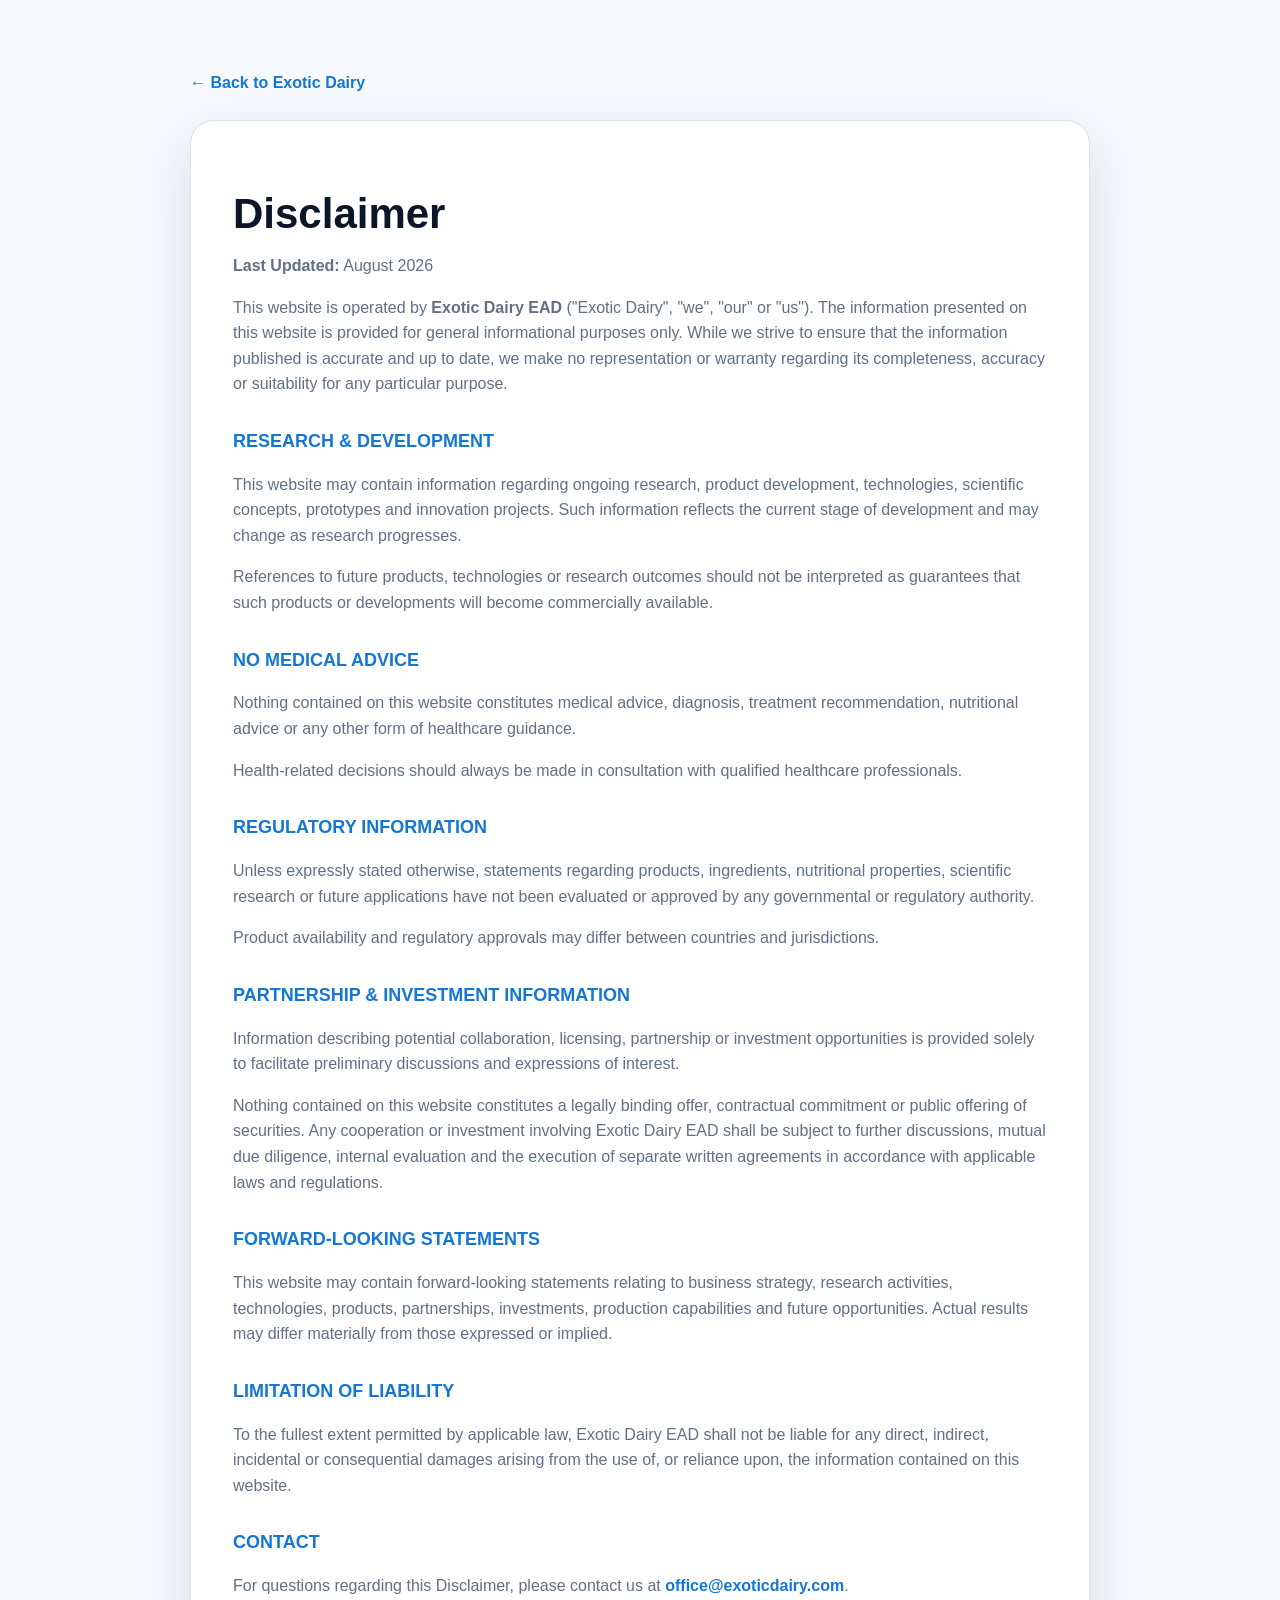
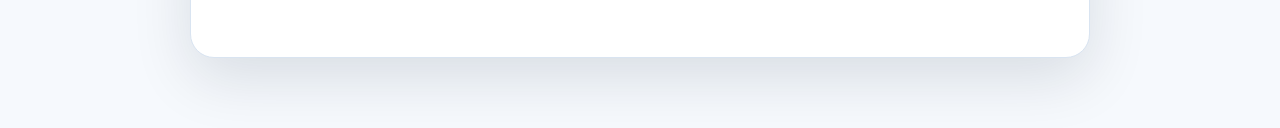
<file: disclaimer.html>
<!doctype html>
<html lang="en">
<head>
  <meta charset="UTF-8" />
  <meta name="viewport" content="width=device-width, initial-scale=1.0" />
  <title>Disclaimer — Exotic Dairy</title>
  <link rel="icon" type="image/png" href="favicon.png">
  <style>
    body{font-family:Arial,Helvetica,sans-serif;margin:0;color:#0b1728;background:#f6f9fd;line-height:1.6}
    main{max-width:900px;margin:0 auto;padding:70px 24px}
    a{color:#1477d4;text-decoration:none;font-weight:700}
    .card{background:white;border:1px solid #d9e4f1;border-radius:24px;padding:42px;box-shadow:0 20px 60px rgba(7,21,40,.12)}
    h1{font-size:42px;line-height:1.1;margin-bottom:10px}
    h2{margin-top:30px;color:#1477d4;font-size:18px;text-transform:uppercase}
    p{color:#607086}
    .back{display:inline-block;margin-bottom:24px}
  </style>
</head>
<body>
  <main>
    <a class="back" href="index.html">← Back to Exotic Dairy</a>

    <div class="card">

      <h1>Disclaimer</h1>
      
      <p><strong>Last Updated:</strong> August 2026</p>
      
      <p>
      This website is operated by <strong>Exotic Dairy EAD</strong> ("Exotic Dairy",
      "we", "our" or "us"). The information presented on this website is provided
      for general informational purposes only. While we strive to ensure that the
      information published is accurate and up to date, we make no representation or
      warranty regarding its completeness, accuracy or suitability for any
      particular purpose.
      </p>
      
      <h2>Research & Development</h2>
      
      <p>
      This website may contain information regarding ongoing research, product
      development, technologies, scientific concepts, prototypes and innovation
      projects. Such information reflects the current stage of development and may
      change as research progresses.
      </p>
      
      <p>
      References to future products, technologies or research outcomes should not be
      interpreted as guarantees that such products or developments will become
      commercially available.
      </p>
      
      <h2>No Medical Advice</h2>
      
      <p>
      Nothing contained on this website constitutes medical advice, diagnosis,
      treatment recommendation, nutritional advice or any other form of healthcare
      guidance.
      </p>
      
      <p>
      Health-related decisions should always be made in consultation with qualified
      healthcare professionals.
      </p>
      
      <h2>Regulatory Information</h2>
      
      <p>
      Unless expressly stated otherwise, statements regarding products,
      ingredients, nutritional properties, scientific research or future
      applications have not been evaluated or approved by any governmental or
      regulatory authority.
      </p>
      
      <p>
      Product availability and regulatory approvals may differ between countries and
      jurisdictions.
      </p>
      
      <h2>Partnership & Investment Information</h2>
      
      <p>
      Information describing potential collaboration, licensing, partnership or
      investment opportunities is provided solely to facilitate preliminary
      discussions and expressions of interest.
      </p>
      
      <p>
      Nothing contained on this website constitutes a legally binding offer,
      contractual commitment or public offering of securities. Any cooperation or
      investment involving Exotic Dairy EAD shall be subject to further discussions,
      mutual due diligence, internal evaluation and the execution of separate
      written agreements in accordance with applicable laws and regulations.
      </p>
      
      <h2>Forward-Looking Statements</h2>
      
      <p>
      This website may contain forward-looking statements relating to business
      strategy, research activities, technologies, products, partnerships,
      investments, production capabilities and future opportunities. Actual results
      may differ materially from those expressed or implied.
      </p>
      
      <h2>Limitation of Liability</h2>
      
      <p>
      To the fullest extent permitted by applicable law, Exotic Dairy EAD shall not
      be liable for any direct, indirect, incidental or consequential damages
      arising from the use of, or reliance upon, the information contained on this
      website.
      </p>
      
      <h2>Contact</h2>
      
      <p>
      For questions regarding this Disclaimer, please contact us at
      <a href="mailto:office@exoticdairy.com">office@exoticdairy.com</a>.
      </p>
      
      </div>
  </main>
</body>
</html>
</file>
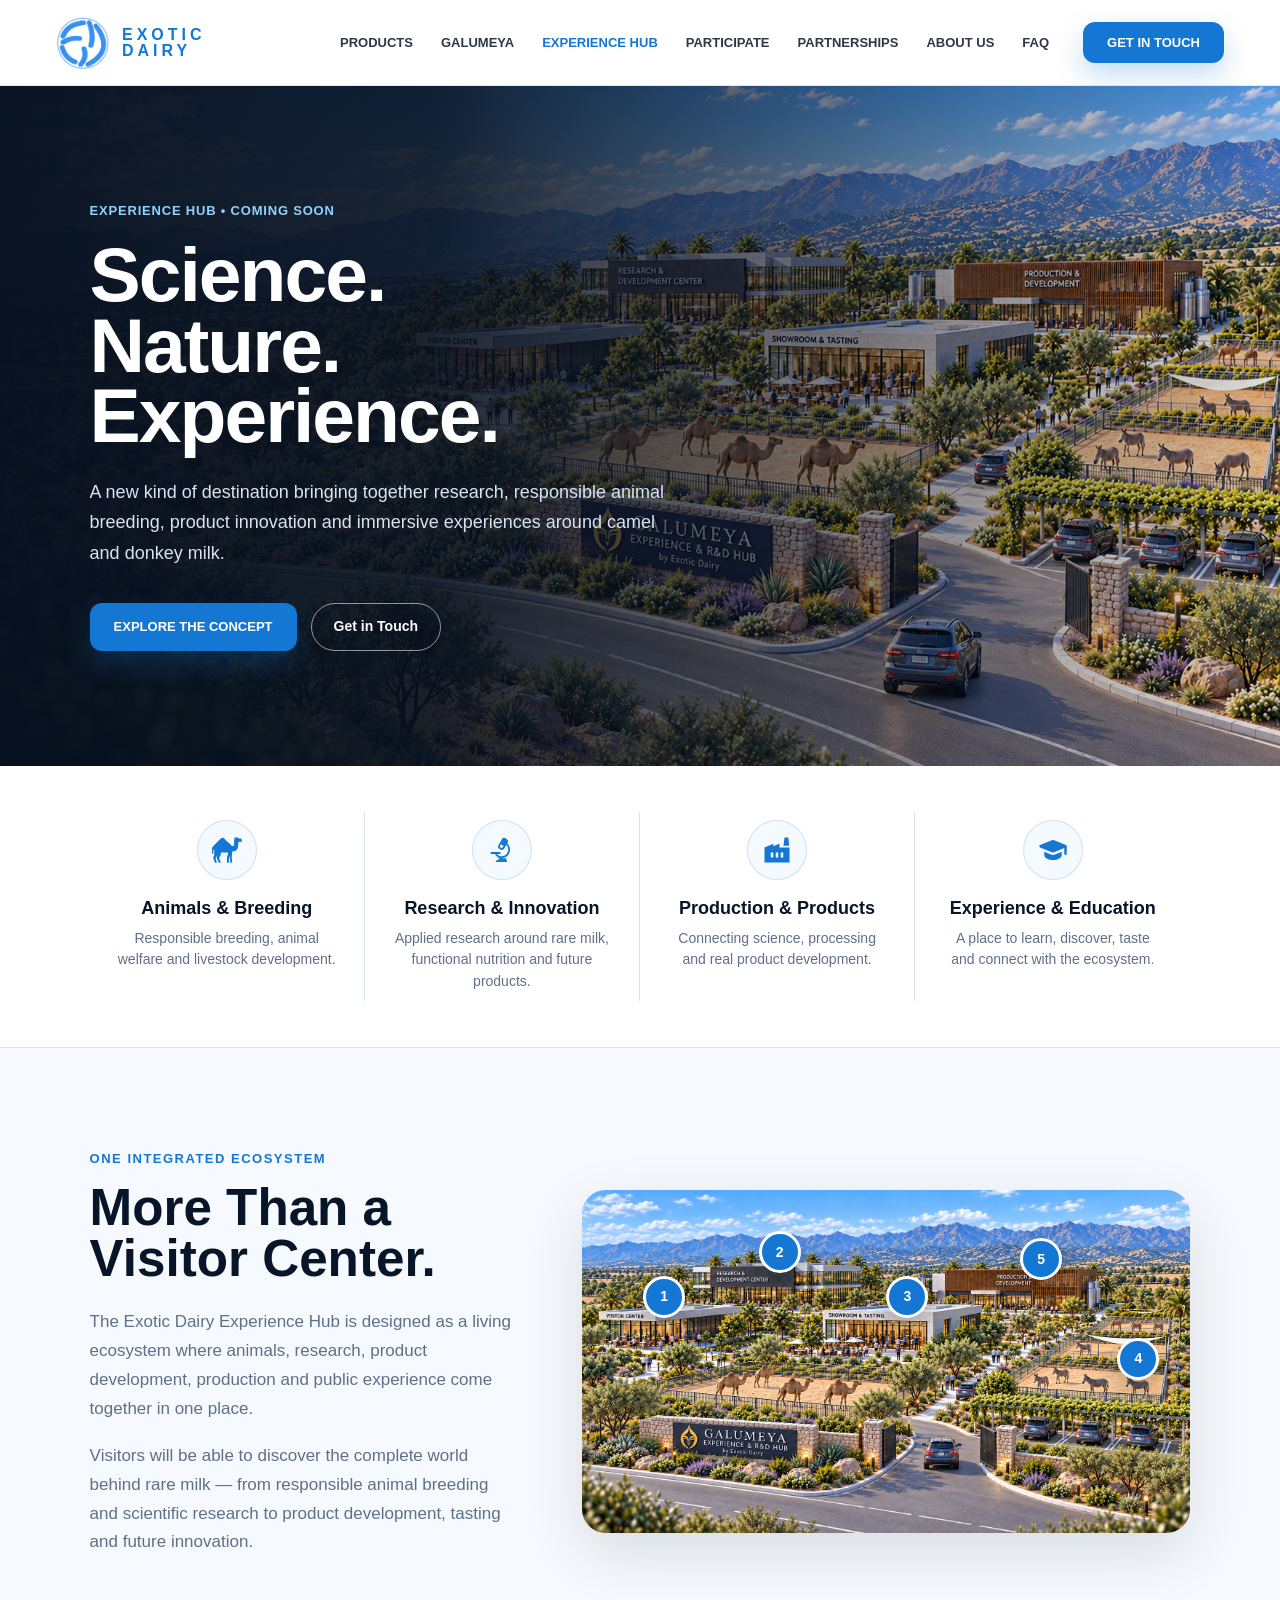
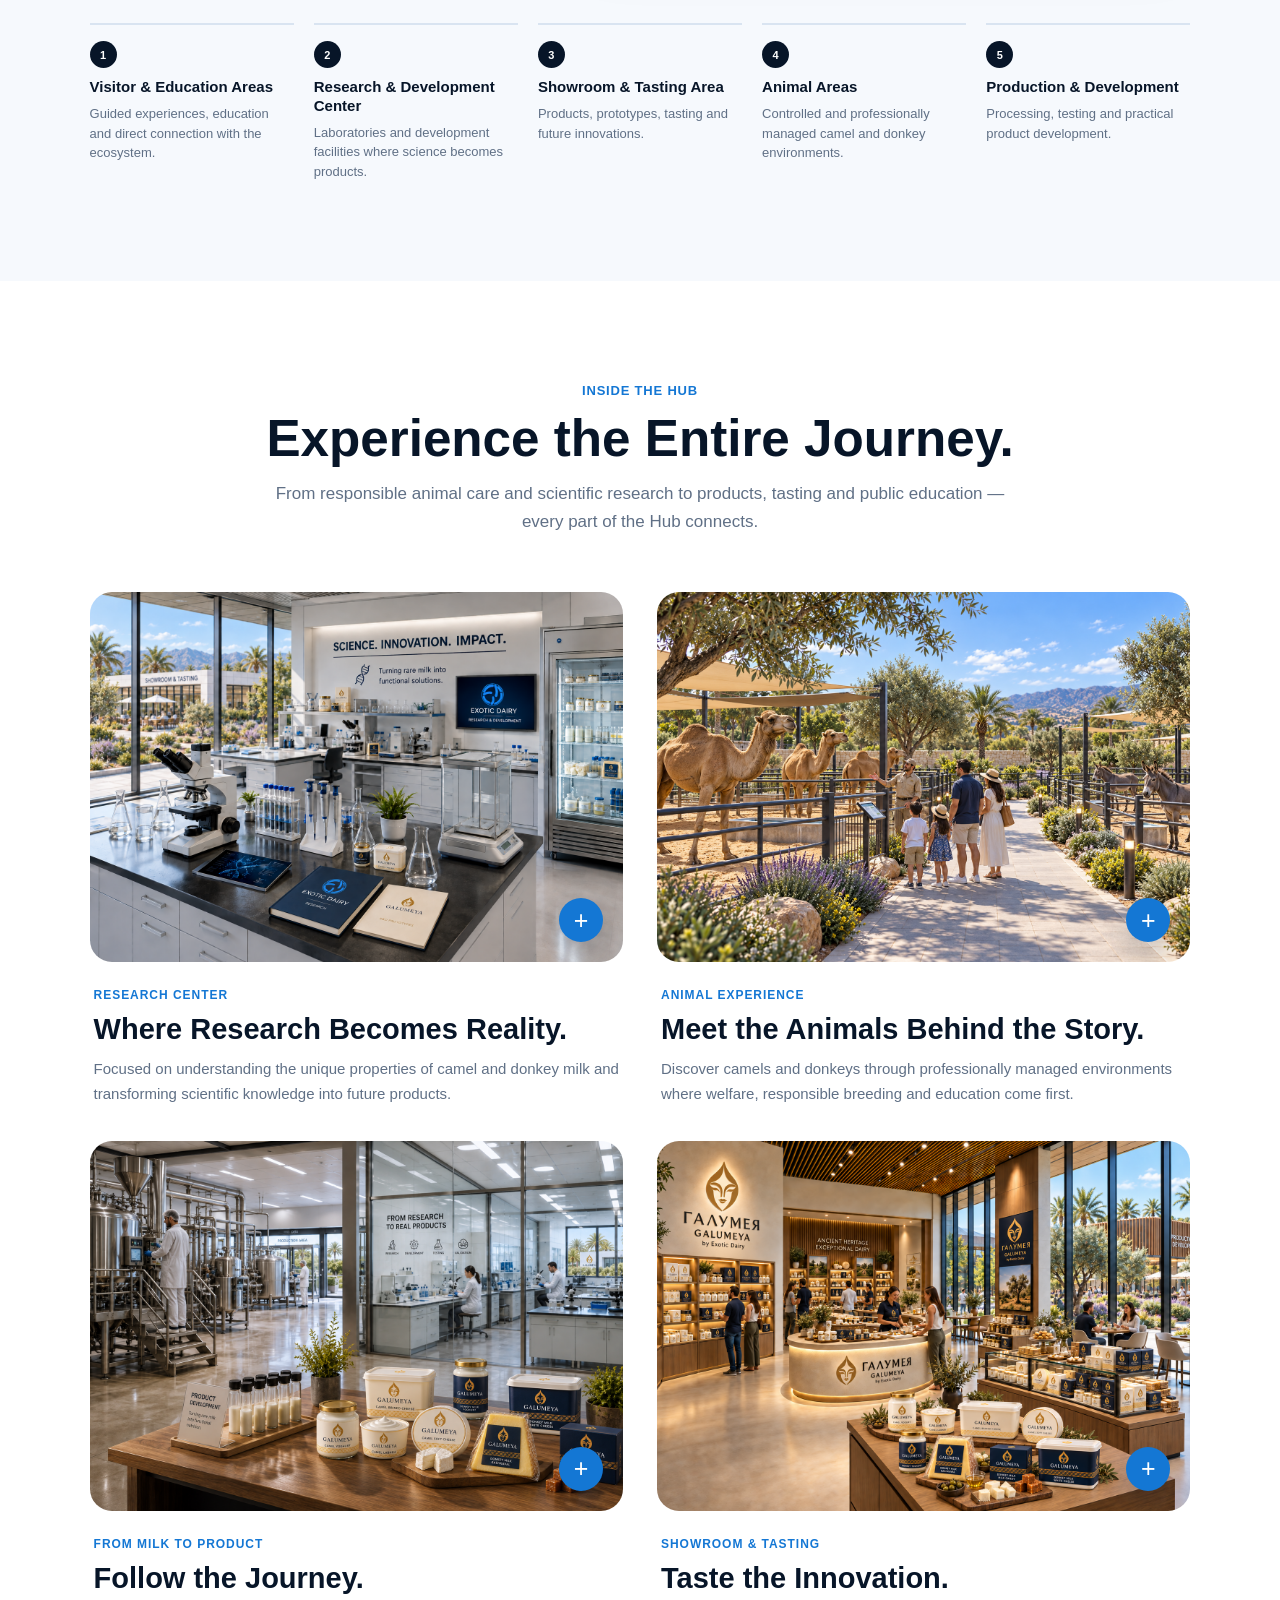
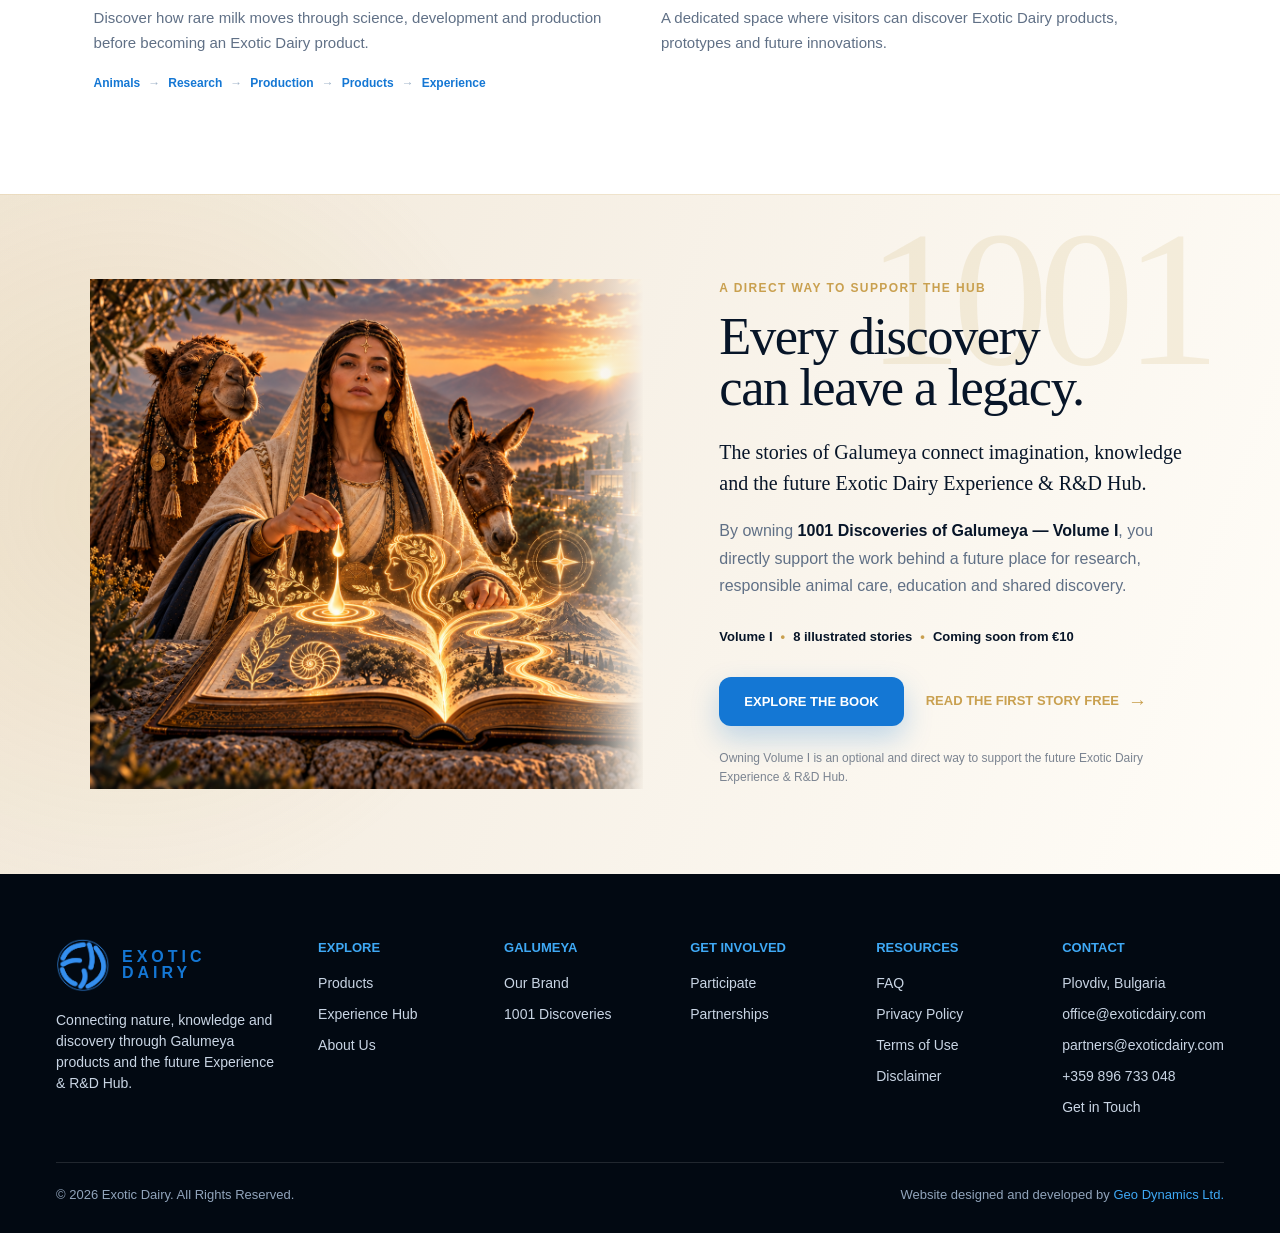
<file: experience-hub.html>
<!doctype html>
<html lang="en">
<head>
  <meta charset="UTF-8" />
  <meta name="viewport" content="width=device-width, initial-scale=1.0" />

  <title>Exotic Dairy — Experience Hub</title>

  <meta
    name="description"
    content="Discover the future Exotic Dairy Experience Hub — an integrated ecosystem bringing together animals, research, product development, production, education and public participation."
  />

  <meta property="og:title" content="Exotic Dairy — Experience Hub" />
  <meta property="og:description" content="Science. Nature. Experience." />
  <meta property="og:image" content="https://exoticdairy.com/assets/images/hub-main-galumeya-hero.png" />
  <meta property="og:type" content="website" />
  <meta property="og:url" content="https://exoticdairy.com/experience-hub.html" />
  <meta property="og:site_name" content="Exotic Dairy" />

  <meta name="twitter:card" content="summary_large_image" />
  <meta name="twitter:title" content="Exotic Dairy — Experience Hub" />
  <meta name="twitter:description" content="Science. Nature. Experience." />
  <meta name="twitter:image" content="https://exoticdairy.com/assets/images/hub-main-galumeya-hero.png" />

  <link rel="icon" type="image/png" href="favicon.png">
  <link rel="stylesheet" href="styles.css" />

  <style>
    .hub-hero {
      background: var(--navy);
    }

    .hub-hero-inner {
      min-height: 680px;
      display: flex;
      align-items: center;
      background:
        linear-gradient(
          90deg,
          rgba(6, 16, 31, .98) 0%,
          rgba(6, 16, 31, .90) 34%,
          rgba(6, 16, 31, .54) 64%,
          rgba(6, 16, 31, .12) 100%
        ),
        url("assets/images/hub-main-galumeya-hero.png") center right / cover no-repeat;
    }

    .hub-hero-content {
      max-width: 760px;
      padding: 100px 7vw;
      color: var(--white);
      position:relative;
      z-index:5;
    }

    .hub-hero-content .eyebrow {
      color: #8fd2ff;
    }

    .hub-hero-content h1 {
      margin: 18px 0 26px;
      font-size: clamp(52px, 6vw, 90px);
      line-height: .92;
      letter-spacing: -2px;
    }

    .hub-hero-text {
      max-width: 610px;
      color: #d7e3f2;
      font-size: 18px;
      line-height: 1.7;
    }

    .hub-hero-actions {
      display: flex;
      flex-wrap: wrap;
      gap: 14px;
      margin-top: 34px;
    }

    .hub-btn-outline {
      display: inline-flex;
      align-items: center;
      justify-content: center;
      min-height: 48px;
      padding: 0 22px;
      border: 1px solid rgba(255, 255, 255, .55);
      border-radius: 999px;
      color: var(--white);
      font-size: 14px;
      font-weight: 800;
      text-decoration: none;
      transition: .25s ease;
    }

    .hub-btn-outline:hover {
      background: var(--white);
      color: var(--navy);
    }

    .hub-pillars {
      padding: 46px 7vw;
      background: var(--white);
      border-bottom: 1px solid var(--line);
    }

    .hub-pillars-inner {
      display: grid;
      grid-template-columns: repeat(4, 1fr);
      max-width: 1240px;
      margin: 0 auto;
    }

    .hub-pillar {
      padding: 8px 28px;
      text-align: center;
      border-right: 1px solid var(--line);
    }

    .hub-pillar:last-child {
      border-right: 0;
    }

    .hub-pillar-icon {
      width: 60px;
      height: 60px;
      display: grid;
      place-items: center;
      margin: 0 auto 18px;
      border: 1px solid rgba(20, 119, 212, .18);
      border-radius: 50%;
      background: #f5faff;
      color: var(--blue);
    }

    .hub-pillar-icon svg {
      width: 30px;
      height: 30px;
    }

    .hub-pillar h3 {
      margin-bottom: 8px;
      color: var(--navy);
      font-size: 18px;
      line-height: 1.2;
    }

    .hub-pillar p {
      color: var(--muted);
      font-size: 14px;
      line-height: 1.55;
    }

    .hub-concept {
      padding: 100px 7vw;
      background: var(--bg);
    }

    .hub-concept-inner {
      display: grid;
      grid-template-columns: .82fr 1.18fr;
      gap: 70px;
      align-items: center;
      max-width: 1240px;
      margin: 0 auto;
    }

    .hub-concept-copy h2 {
      margin: 12px 0 24px;
      color: var(--navy);
      font-size: clamp(38px, 4vw, 58px);
      line-height: 1;
    }

    .hub-concept-copy .eyebrow {
    margin-bottom: 12px;
    color: var(--blue);
    font-size: 13px;
    font-weight: 900;
    letter-spacing: 1.5px;
    text-transform: uppercase;
    }

    .hub-concept-copy p {
      margin-bottom: 18px;
      color: var(--muted);
      font-size: 17px;
      line-height: 1.7;
    }

    .hub-masterplan {
      position: relative;
      overflow: hidden;
      min-height: 0;
      aspect-ratio: 16 / 9;
      border-radius: 24px;
      background: #dfeaf5;
      box-shadow: var(--shadow);
    }

    .hub-masterplan > img {
      width: 100%;
      height: 100%;
      min-height: 0;
      object-fit: contain;
      object-position: center;
      display: block;
    }

    .hub-map-point {
      position: absolute;
      width: 42px;
      height: 42px;
      display: grid;
      place-items: center;
      border: 3px solid var(--white);
      border-radius: 50%;
      background: var(--blue);
      color: var(--white);
      box-shadow: 0 10px 25px rgba(7, 21, 40, .25);
      font-size: 14px;
      font-weight: 900;
    }

    .hub-map-point:nth-of-type(1) {
      top: 25%;
      left: 10%;
    }

    .hub-map-point:nth-of-type(2) {
      top: 12%;
      left: 29%;
    }

    .hub-map-point:nth-of-type(3) {
      top: 25%;
      left: 50%;
    }

    .hub-map-point:nth-of-type(4) {
      top: 43%;
      left: 88%;
    }

    .hub-map-point:nth-of-type(5) {
      top: 14%;
      left: 72%;
    }

    .hub-zones {
      display: grid;
      grid-template-columns: repeat(5, 1fr);
      gap: 20px;
      max-width: 1240px;
      margin: 48px auto 0;
    }

    .hub-zone {
      position: relative;
      padding-top: 16px;
      border-top: 2px solid var(--line);
    }

    .hub-zone-number {
      display: inline-flex;
      align-items: center;
      justify-content: center;
      width: 27px;
      height: 27px;
      margin-bottom: 10px;
      border-radius: 50%;
      background: var(--navy);
      color: var(--white);
      font-size: 11px;
      font-weight: 900;
    }

    .hub-zone h3 {
      margin-bottom: 7px;
      color: var(--navy);
      font-size: 15px;
      line-height: 1.25;
    }

    .hub-zone p {
      color: var(--muted);
      font-size: 13px;
      line-height: 1.5;
    }

    .hub-experiences {
      padding: 100px 7vw;
      background: var(--white);
    }

    .hub-section-head {
      max-width: 760px;
      margin: 0 auto 56px;
      text-align: center;
    }

    .hub-section-head h2 {
      margin: 12px 0 16px;
      color: var(--navy);
      font-size: clamp(38px, 4vw, 58px);
      line-height: 1;
    }

    .hub-section-head > p:last-child {
      color: var(--muted);
      font-size: 17px;
      line-height: 1.65;
    }

    .hub-experience-grid {
      display: grid;
      grid-template-columns: repeat(2, 1fr);
      gap: 34px;
      max-width: 1240px;
      margin: 0 auto;
    }

    .hub-experience-card {
      min-width: 0;
    }

    .hub-experience-trigger {
      width: 100%;
      padding: 0;
      border: 0;
      background: transparent;
      color: inherit;
      font: inherit;
      text-align: left;
      cursor: pointer;
    }

    .hub-experience-image {
      position: relative;
      height: 370px;
      overflow: hidden;
      border-radius: 22px;
      background: #edf4fa;
    }

    .hub-experience-image img {
      width: 100%;
      height: 100%;
      object-fit: cover;
      display: block;
      transition: transform .5s ease;
    }

    .hub-experience-image::after {
      content: "";
      position: absolute;
      inset: 0;
      background: linear-gradient(
        180deg,
        transparent 45%,
        rgba(6, 16, 31, .40) 100%
      );
      opacity: 0;
      transition: opacity .3s ease;
    }

    .hub-experience-open {
      position: absolute;
      right: 20px;
      bottom: 20px;
      z-index: 3;
      width: 44px;
      height: 44px;
      display: grid;
      place-items: center;
      border-radius: 50%;
      background: var(--blue);
      color: var(--white);
      box-shadow: 0 12px 30px rgba(7, 21, 40, .24);
      font-size: 25px;
      line-height: 1;
      transition: .3s ease;
    }

    .hub-experience-trigger:hover .hub-experience-image img {
      transform: scale(1.045);
    }

    .hub-experience-trigger:hover .hub-experience-image::after {
      opacity: 1;
    }

    .hub-experience-trigger:hover .hub-experience-open {
      transform: rotate(90deg) scale(1.06);
    }

    .hub-experience-copy {
      padding: 24px 4px 0;
    }

    .hub-experience-copy .eyebrow {
      margin-bottom: 8px;
    }

    .hub-experience-copy h3 {
      margin-bottom: 13px;
      color: var(--navy);
      font-size: 29px;
      line-height: 1.05;
    }

    .hub-experience-copy p {
      color: var(--muted);
      font-size: 15px;
      line-height: 1.65;
    }

    .hub-experience-copy .eyebrow {
    margin-bottom: 8px;
    color: var(--blue);
    font-size: 12px;
    text-transform: uppercase;
    letter-spacing: .08em;
    font-weight: 900;
    }

    .hub-journey {
      display: flex;
      flex-wrap: wrap;
      align-items: center;
      gap: 8px;
      margin-top: 18px;
      color: var(--blue);
      font-size: 12px;
      font-weight: 900;
    }

    .hub-journey-arrow {
      color: #9eb2c8;
    }
      
    .modal {
      position: fixed;
      inset: 0;
      display: none;
      place-items: center;
      padding: 24px;
      z-index: 9999;
    }

    .modal.is-open {
      display: grid;
    }

    .modal-backdrop {
      position: absolute;
      inset: 0;
      background: rgba(6, 16, 31, .72);
      backdrop-filter: blur(7px);
    }

    .modal-panel {
      position: relative;
      z-index: 2;
      margin: 0;
    }

    .hub-detail-panel {
      width: min(900px, calc(100% - 24px));
      max-height: calc(100dvh - 48px);
      overflow: auto;
      padding: 0;
      border-radius: 24px;
      background: var(--white);
      box-shadow: 0 30px 90px rgba(0, 0, 0, .30);
    }

    .hub-detail-panel .modal-x,
    .participation-modal-panel .modal-x {
      position: absolute;
      top: 18px;
      right: 18px;
      z-index: 5;
      width: 44px;
      height: 44px;
      display: grid;
      place-items: center;
      border: 1px solid rgba(20, 119, 212, .18);
      border-radius: 50%;
      background: rgba(255, 255, 255, .95);
      color: var(--blue);
      box-shadow: 0 12px 28px rgba(7, 21, 40, .20);
      font-size: 0;
      cursor: pointer;
      transition: .25s ease;
    }

    .hub-detail-panel .modal-x::before,
    .hub-detail-panel .modal-x::after,
    .participation-modal-panel .modal-x::before,
    .participation-modal-panel .modal-x::after {
      content: "";
      position: absolute;
      width: 18px;
      height: 2.5px;
      border-radius: 999px;
      background: var(--blue);
    }

    .hub-detail-panel .modal-x::before,
    .participation-modal-panel .modal-x::before {
      transform: rotate(45deg);
    }

    .hub-detail-panel .modal-x::after,
    .participation-modal-panel .modal-x::after {
      transform: rotate(-45deg);
    }

    .hub-detail-panel .modal-x:hover,
    .participation-modal-panel .modal-x:hover {
      background: var(--blue);
      transform: scale(1.06);
    }

    .hub-detail-panel .modal-x:hover::before,
    .hub-detail-panel .modal-x:hover::after,
    .participation-modal-panel .modal-x:hover::before,
    .participation-modal-panel .modal-x:hover::after {
      background: var(--white);
    }

    .hub-detail-hero {
      position: relative;
      height: 400px;
      overflow: hidden;
      background: var(--navy);
    }

    .hub-detail-hero img {
      width: 100%;
      height: 100%;
      object-fit: cover;
      display: block;
    }

    .hub-detail-hero::after {
      content: "";
      position: absolute;
      inset: 0;
      background: linear-gradient(
        180deg,
        rgba(6, 16, 31, .08),
        rgba(6, 16, 31, .64)
      );
    }

    .hub-detail-heading {
      position: absolute;
      left: 38px;
      right: 90px;
      bottom: 34px;
      z-index: 2;
      color: var(--white);
    }

    .hub-detail-heading .eyebrow {
      color: #8fd2ff;
    }

    .hub-detail-heading h2 {
      margin-top: 9px;
      font-size: clamp(32px, 4vw, 48px);
      line-height: 1;
    }

    .hub-detail-content {
      padding: 38px;
    }

    .hub-detail-content p {
      margin-bottom: 18px;
      color: var(--muted);
      font-size: 16px;
      line-height: 1.7;
    }

    .hub-detail-list {
      display: grid;
      grid-template-columns: 1fr 1fr;
      gap: 12px 24px;
      margin-top: 28px;
    }

    .hub-detail-list span {
      position: relative;
      padding-left: 23px;
      color: var(--navy);
      font-size: 14px;
      font-weight: 800;
    }

    .hub-detail-list span::before {
      content: "✓";
      position: absolute;
      left: 0;
      color: var(--blue);
    }

    .participation-modal-panel {
      width: min(760px, calc(100% - 24px));
      max-height: calc(100dvh - 48px);
      overflow: auto;
      padding: 44px;
      border-radius: 24px;
      background: var(--white);
      box-shadow: 0 30px 90px rgba(0, 0, 0, .30);
    }

    .participation-modal-icon {
      width: 70px;
      height: 70px;
      display: grid;
      place-items: center;
      margin-bottom: 24px;
      border-radius: 50%;
      background: #eef7fe;
      color: var(--blue);
    }

    .participation-modal-icon svg {
      width: 35px;
      height: 35px;
    }

    .participation-modal-panel .eyebrow {
      margin-bottom: 10px;
    }

    .participation-modal-panel h2 {
      margin-bottom: 12px;
      color: var(--navy);
      font-size: clamp(34px, 4vw, 48px);
      line-height: 1;
    }

    .participation-modal-subtitle {
      margin-bottom: 24px;
      color: var(--blue);
      font-size: 17px;
      font-weight: 800;
    }

    .participation-modal-panel > p {
      margin-bottom: 18px;
      color: var(--muted);
      font-size: 16px;
      line-height: 1.7;
    }

    .participation-modal-benefits {
      display: grid;
      gap: 11px;
      margin: 28px 0;
    }

    .participation-modal-benefits span {
      position: relative;
      padding-left: 24px;
      color: var(--text);
      font-size: 14px;
    }

    .participation-modal-benefits span::before {
      content: "✓";
      position: absolute;
      left: 0;
      color: var(--blue);
      font-weight: 900;
    }

    .participation-coming-box {
      margin: 30px 0;
      padding: 20px;
      border-radius: 14px;
      background: #eef6fd;
      color: var(--navy);
    }

    .participation-coming-box strong {
      display: block;
      margin-bottom: 5px;
      color: var(--blue);
      font-size: 12px;
      text-transform: uppercase;
      letter-spacing: .08em;
    }

    .participation-coming-box p {
      font-size: 14px;
      line-height: 1.55;
    }

    .adoption-actions {
      display: flex;
      flex-wrap: wrap;
      gap: 12px;
    }

    @media(max-width: 1100px) {
      .hub-pillars-inner {
        grid-template-columns: repeat(2, 1fr);
      }

      .hub-pillar {
        padding: 28px;
        border-bottom: 1px solid var(--line);
      }

      .hub-pillar:nth-child(2) {
        border-right: 0;
      }

      .hub-pillar:nth-child(3),
      .hub-pillar:nth-child(4) {
        border-bottom: 0;
      }

      .hub-concept-inner {
        grid-template-columns: 1fr;
      }

      .hub-zones {
        grid-template-columns: repeat(3, 1fr);
      }
      
    }

    @media(max-width: 820px) {
      .hub-hero-inner {
        min-height: 620px;
        background:
          linear-gradient(
            180deg,
            rgba(6, 16, 31, .94) 0%,
            rgba(6, 16, 31, .76) 54%,
            rgba(6, 16, 31, .40) 100%
          ),
          url("assets/images/hub-main-galumeya-hero.png") center / cover no-repeat;
      }

      .hub-hero-content {
        padding: 70px 7vw;
      }

      .hub-experience-grid {
        grid-template-columns: 1fr;
      }

      .hub-zones {
        grid-template-columns: 1fr 1fr;
      }

      .hub-coming-inner {
        grid-template-columns: 1fr;
      }

      .hub-coming-badge {
        width: fit-content;
      }

      .hub-final-inner {
        grid-template-columns: 1fr;
        text-align: center;
      }

      .hub-final-inner p {
        margin: 0 auto;
      }

      .hub-detail-list {
        grid-template-columns: 1fr;
      }
    }

    @media(max-width: 620px) {
      .hub-hero-inner {
        min-height: 580px;
      }

      .hub-hero-content {
        padding: 60px 22px;
      }

      .hub-hero-content h1 {
        letter-spacing: -1px;
      }

      .hub-hero-text {
        font-size: 16px;
      }

      .hub-pillars,
      .hub-concept,
      .hub-experiences {
        padding-left: 22px;
        padding-right: 22px;
      }

      .hub-pillars-inner {
        grid-template-columns: 1fr 1fr;
      }

      .hub-pillar {
        padding: 22px 12px;
      }

      .hub-pillar-icon {
        width: 50px;
        height: 50px;
      }

      .hub-pillar h3 {
        font-size: 15px;
      }

      .hub-pillar p {
        font-size: 12px;
      }

      .hub-masterplan {
        aspect-ratio: 16 / 9;
      }

      .hub-masterplan > img {
        min-height: 0;
      }

      .hub-map-point {
        width: 31px;
        height: 31px;
        border-width: 2px;
        font-size: 11px;
      }

      .hub-zones {
        grid-template-columns: 1fr;
      }

      .hub-experience-image {
        height: 270px;
      }
     
      .hub-detail-panel,
      .participation-modal-panel {
        width: calc(100% - 12px);
        max-height: calc(100dvh - 20px);
        border-radius: 20px;
      }

      .hub-detail-hero {
        height: 310px;
      }

      .hub-detail-heading {
        left: 24px;
        bottom: 24px;
      }

      .hub-detail-content {
        padding: 28px 24px;
      }

      .participation-modal-panel {
        padding: 34px 24px 28px;
      }
    }

    /* ==========================================================
      GALUMEYA BOOK — DIRECT HUB SUPPORT
    ========================================================== */

    .hub-book-support {
      --book-ivory: #f7f1e7;
      --book-ivory-light: #fffdf8;
      --book-gold: #c9a04f;
      --book-gold-dark: #a87e2f;
      --book-row-height: 510px;

      position: relative;
      display: flex;
      align-items: center;
      min-height: 680px;
      overflow: hidden;
      padding: 78px 7vw;
      border-top: 1px solid rgba(201, 160, 79, .20);
      background:
        radial-gradient(
          circle at 10% 45%,
          rgba(201, 160, 79, .14),
          transparent 34%
        ),
        linear-gradient(
          110deg,
          #f1e7d7 0%,
          var(--book-ivory) 46%,
          var(--book-ivory-light) 100%
        );
    }

    /* ==========================================================
      DESKTOP LAYOUT
    ========================================================== */

    .hub-book-support-inner {
      position: relative;
      z-index: 2;
      display: grid;
      grid-template-columns:
        minmax(480px, 1.08fr)
        minmax(390px, .92fr);
      gap: clamp(42px, 6vw, 92px);
      align-items: stretch;
      width: min(1320px, 100%);
      height: var(--book-row-height);
      margin: 0 auto;
    }


    /* ==========================================================
      LEFT — GALUMEYA IMAGE
    ========================================================== */

    .hub-book-art {
      position: relative;
      align-self: stretch;
      min-width: 0;
      width: 100%;
      height: 100%;
      overflow: hidden;
    }


    /* Мек фон зад изображението */

    .hub-book-art::before {
      content: "";
      position: absolute;
      z-index: 0;
      inset: 7% 3%;
      border-radius: 50%;
      background:
        radial-gradient(
          ellipse at center,
          rgba(6, 16, 31, .14),
          rgba(201, 160, 79, .08) 46%,
          transparent 72%
        );
      filter: blur(18px);
    }


    /* Преливане от изображението към текста */

    .hub-book-art::after {
      content: "";
      position: absolute;
      z-index: 2;
      top: 0;
      right: -1px;
      bottom: 0;
      width: 19%;
      background:
        linear-gradient(
          90deg,
          transparent 0%,
          rgba(247, 241, 231, .30) 46%,
          var(--book-ivory) 100%
        );
      pointer-events: none;
    }

    .hub-book-art img {
      position: relative;
      z-index: 1;
      display: block;
      width: 100%;
      height: 100%;

      /*
        Изображението запълва фиксираната височина.
        При по-тясна колона се режат само страничните части.
      */
      object-fit: cover;
      object-position: 50% 50%;

      filter:
        drop-shadow(0 25px 28px rgba(7, 21, 40, .16))
        saturate(1.03);
    }


    /* ==========================================================
      RIGHT — BOOK CONTENT
    ========================================================== */

    .hub-book-support-content {
      position: relative;
      z-index: 3;
      isolation: isolate;

      display: flex;
      flex-direction: column;
      justify-content: center;

      min-width: 0;
      width: 100%;
      height: 100%;
      max-width: 590px;
    }


    /*
      Декоративното 1001 вече е зад заглавието,
      а не зад цялата секция.
    */

    .hub-book-support-content::before {
      content: "1001";
      position: absolute;
      z-index: 0;
      top: -58px;
      right: -20px;

      color: rgba(201, 160, 79, .14);
      font-family: Georgia, "Times New Roman", serif;
      font-size: clamp(150px, 15vw, 245px);
      font-weight: 500;
      line-height: .82;
      letter-spacing: -10px;

      pointer-events: none;
      user-select: none;
    }


    /* Съдържанието остава над декоративното 1001 */

    .hub-book-support-content > * {
      position: relative;
      z-index: 1;
    }

    .hub-book-eyebrow {
      margin: 0 0 15px;
      color: var(--book-gold);
      font-size: 12px;
      line-height: 1.2;
      font-weight: 900;
      letter-spacing: 1.4px;
      text-transform: uppercase;
    }

    .hub-book-support h2 {
      margin: 0 0 24px;
      color: var(--navy);
      font-family: Georgia, "Times New Roman", serif;
      font-size: clamp(43px, 4.1vw, 65px);
      font-weight: 500;
      line-height: .98;
      letter-spacing: -1.5px;
    }

    .hub-book-lead {
      max-width: 580px;
      margin: 0 0 18px;
      color: var(--navy);
      font-family: Georgia, "Times New Roman", serif;
      font-size: 20px;
      line-height: 1.55;
    }

    .hub-book-description {
      max-width: 590px;
      margin: 0;
      color: var(--muted);
      font-size: 16px;
      line-height: 1.72;
    }

    .hub-book-description strong {
      color: var(--navy);
    }

    .hub-book-details {
      display: flex;
      flex-wrap: wrap;
      gap: 8px;
      margin: 27px 0 30px;
      color: var(--navy);
      font-size: 13px;
      line-height: 1.5;
      font-weight: 800;
    }

    .hub-book-details span {
      color: var(--book-gold);
    }


    /* ==========================================================
      BOOK ACTIONS
    ========================================================== */

    .hub-book-actions {
      display: flex;
      flex-wrap: wrap;
      align-items: center;
      gap: 22px;
    }

    .hub-book-actions .btn {
      min-height: 49px;
      padding-right: 25px;
      padding-left: 25px;
    }

    .hub-book-story-link {
      display: inline-flex;
      align-items: center;
      gap: 9px;
      color: var(--book-gold);
      font-size: 13px;
      font-weight: 900;
      line-height: 1.3;
      text-decoration: none;
      text-transform: uppercase;
      transition:
        color .25s ease,
        transform .25s ease;
    }

    .hub-book-story-link span {
      color: inherit;
      font-size: 19px;
      line-height: 1;
      transition: transform .25s ease;
    }

    .hub-book-story-link:hover,
    .hub-book-story-link:focus-visible {
      color: var(--book-gold-dark);
      transform: translateX(3px);
    }

    .hub-book-story-link:hover span,
    .hub-book-story-link:focus-visible span {
      transform: translateX(3px);
    }

    .hub-book-note {
      max-width: 540px;
      margin: 23px 0 0;
      color: #7b8491;
      font-size: 12px;
      line-height: 1.6;
    }


    /* ==========================================================
      TABLET — 1100px
      Image above, full-width content below
    ========================================================== */

    @media (max-width: 1100px) {
      .hub-book-support {
        display: block;
        min-height: 0;
        padding-top: 80px;
        padding-bottom: 84px;
      }

      .hub-book-support-inner {
        grid-template-columns: minmax(0, 1fr);
        gap: 42px;

        /*
          Премахваме фиксираната височина от desktop.
          Изображението вече е отделен широк ред.
        */
        height: auto;
      }

      .hub-book-art {
        width: 100%;
        height: clamp(430px, 58vw, 590px);
        margin: 0;
      }

      .hub-book-art img {
        width: 100%;
        height: 100%;
        object-fit: cover;

        /*
          Центърът винаги остава видим:
          Галумея, камилата и магарето.
        */
        object-position: 50% 50%;
      }

      /*
        На tablet преливането вече е надолу,
        защото текстът е под изображението.
      */

      .hub-book-art::after {
        top: auto;
        right: 0;
        bottom: -1px;
        left: 0;
        width: auto;
        height: 18%;
        background:
          linear-gradient(
            180deg,
            transparent 0%,
            rgba(247, 241, 231, .42) 52%,
            var(--book-ivory) 100%
          );
      }

      .hub-book-support-content {
        display: block;
        width: 100%;
        height: auto;
        max-width: none;
      }

      .hub-book-support-content::before {
        top: -55px;
        right: 0;
        font-size: clamp(155px, 23vw, 230px);
        color: rgba(201, 160, 79, .13);
      }

      .hub-book-support h2,
      .hub-book-lead,
      .hub-book-description,
      .hub-book-note {
        width: 100%;
        max-width: none;
      }

      .hub-book-support h2 br {
        display: none;
      }
    }


    /* ==========================================================
      SMALL TABLET — 820px
    ========================================================== */

    @media (max-width: 820px) {
      .hub-book-support {
        padding: 72px 7vw 78px;
      }

      .hub-book-support-inner {
        gap: 34px;
      }

      .hub-book-art {
        width: 100%;
        height: clamp(390px, 65vw, 530px);
      }

      .hub-book-support-content::before {
        top: -42px;
        right: -5px;
        color: rgba(201, 160, 79, .14);
        font-size: clamp(135px, 25vw, 200px);
        letter-spacing: -7px;
      }

      .hub-book-support h2 {
        font-size: clamp(42px, 7vw, 56px);
      }

      .hub-book-actions {
        gap: 18px;
      }
    }


    /* ==========================================================
      MOBILE — 620px
    ========================================================== */

    @media (max-width: 620px) {
      .hub-book-support {
        padding: 62px 22px 70px;
      }

      .hub-book-support::before {
        left: 22px;
        width: 78px;
      }

      .hub-book-support-inner {
        gap: 27px;
      }

      .hub-book-art {
        width: 100%;
        height: clamp(300px, 82vw, 400px);
      }

      .hub-book-art::before {
        inset: 8%;
        filter: blur(14px);
      }

      .hub-book-art::after {
        height: 15%;
        background:
          linear-gradient(
            180deg,
            transparent,
            var(--book-ivory)
          );
      }

      .hub-book-art img {
        width: 100%;
        height: 100%;
        object-fit: cover;

        /*
          Леко повдигаме фокуса на mobile,
          за да не се изреже лицето на Галумея.
        */
        object-position: 50% 47%;
      }

      .hub-book-support-content::before {
        top: -25px;
        right: -14px;
        color: rgba(201, 160, 79, .15);
        font-size: 126px;
        letter-spacing: -6px;
      }

      .hub-book-support h2 {
        margin-bottom: 20px;
        font-size: 41px;
        line-height: 1.02;
        letter-spacing: -1px;
      }

      .hub-book-lead {
        margin-bottom: 16px;
        font-size: 18px;
      }

      .hub-book-description {
        font-size: 15px;
        line-height: 1.68;
      }

      .hub-book-details {
        gap: 6px;
        margin: 23px 0 27px;
        font-size: 12px;
      }

      .hub-book-actions {
        align-items: flex-start;
        flex-direction: column;
        gap: 17px;
      }

      .hub-book-story-link {
        font-size: 12px;
      }

      .hub-book-note {
        margin-top: 21px;
      }
    }
  </style>
</head>

<body>
  <header class="site-header">
    <a class="logo" href="index.html">
      <img src="assets/images/logo.png" alt="Exotic Dairy logo" />
      <span>EXOTIC<br>DAIRY</span>
    </a>

    <nav class="nav" id="nav" aria-label="Main navigation">
      <a href="products.html">Products</a>
      <a href="galumeya.html">Galumeya</a>
      <a href="experience-hub.html">Experience Hub</a>
      <a href="participate.html">Participate</a>
      <a href="partnerships.html">Partnerships</a>
      <a href="about.html">About Us</a>
      <a href="faq.html">FAQ</a>
    
      <a
        class="mobile-contact-btn modal-trigger"
        href="#contactModal"
        data-modal="contactModal"
      >
        Get in Touch
      </a>
    </nav>

    <button class="menu-btn" id="menuBtn">☰</button>

    <a
      class="header-btn modal-trigger"
      href="#"
      data-modal="contactModal"
      data-interest="Experience Hub"
    >
      Get in touch
    </a>
  </header>

  <main id="top">
    <section class="hub-hero">
      <div class="hub-hero-inner">
        <div class="hub-hero-content">
          <p class="eyebrow">
            Experience Hub • Coming Soon
          </p>

          <h1>
            Science.<br>
            Nature.<br>
            Experience.
          </h1>

          <p class="hub-hero-text">
            A new kind of destination bringing together research,
            responsible animal breeding, product innovation and
            immersive experiences around camel and donkey milk.
          </p>

          <div class="hub-hero-actions">
            <a class="btn" href="#concept">
              Explore the Concept
            </a>

            <a
              class="hub-btn-outline modal-trigger"
              href="#"
              data-modal="contactModal"
              data-interest="Experience Hub"
            >
              Get in Touch
            </a>
          </div>
        </div>
      </div>
    </section>

    <section class="hub-pillars">
      <div class="hub-pillars-inner">
        <article class="hub-pillar">
          <div class="hub-pillar-icon">
            <svg 
                viewBox="0 0 512 512" 
                fill="none" 
                xmlns="http://www.w3.org/2000/svg"
                >
                <path
                    d="M511.874,92.334c-3.346-26.823-23.47-32.411-34.645-32.411c-11.174,0-21.517,0-21.517,0
                    s-4.187-17.602-16.762-17.602c-5.587,0-34.365,0-34.365,0l-17.882-5.587
                    c-6.7,4.474,2.234,16.762,2.234,16.762s-12.295,9.782-12.295,47.78
                    c0,37.998,0,51.414,0,63.702c0,24.591-39.975,31.344-56.48,5.709
                    C290.589,124.745,252.583,120.271,228,82.28c-16.868-26.074-34.153-34.706-45.933-35.069
                    c-11.78-0.364-23.145,4.384-31.155,13.03L30.784,178.348
                    C8.949,198.509,0,218.626,0,243.216c0,24.583,0,53.641,0,67.057
                    c0,13.408,22.35,15.649,22.35,2.233c0-13.408,0-58.122,0-58.122
                    s15.657-11.168,15.657,0c0,11.183,0,69.298,0,84.946
                    c0,15.65-17.883,31.298-17.883,40.239c0,8.942,31.291,93.873,31.291,93.873
                    h31.291c0,0-20.116-71.523-20.116-80.464c0-7.146,19.465-30.2,28.83-45.842
                    c-0.954,14.506-14.347,29.852-13.491,38.022c0.931,8.896,40.891,90.11,40.891,90.11
                    l31.117-3.255c0,0-27.445-69.04-28.376-77.936c-0.931-8.895,25.893-45.758,27.536-59.068
                    c3.642-29.595,2.135-18.201,2.135-18.201c-0.977-9.305,2.43-15.793,9.07-19.949
                    c36.538,0,83.394,0,98.544,0c20.116,0,17.876,15.649,15.65,24.591
                    c-2.241,8.941-19.669,58.115-19.669,58.115l2.234,93.88h31.291
                    c0,0,2.24-82.705,2.24-89.406c0-2.324,4.157-11.152,9.6-22.175
                    c0.795,9.91,1.575,17.701,1.575,17.701l13.408,93.88h31.291
                    c0,0-8.934-82.705-8.934-89.406c0-5.686,5.36-72.507,7.889-100.838
                    c75.544-2.559,103.911-42.216,103.911-136.989
                    c0-29.058,4.475-29.066,14.53-29.066c10.054,0,26.785,2.006,35.72-1.34
                    c8.949-3.347,6.708-11.175,6.708-11.175S512.994,103.509,511.874,92.334z"
                    fill="currentColor"
                />
            </svg>
          </div>

          <h3>Animals &amp; Breeding</h3>

          <p>
            Responsible breeding, animal welfare and livestock development.
          </p>
        </article>

        <article class="hub-pillar">
          <div class="hub-pillar-icon">
            <svg width="48" height="48" viewBox="0 0 25 24" fill="none" xmlns="http://www.w3.org/2000/svg">
                <path d="M0 0h25v24H0z" fill="none"/>
                <path
                  fill="#1477D4"
                  fill-rule="evenodd"
                  clip-rule="evenodd"
                  d="M15.461 2.3a2.25 2.25 0 0 0-3.073.823l-2.811 4.87a2.25 2.25 0 0 0 .823 3.073l.866.5a2.25 2.25 0 0 0 3.074-.824l1.742-3.018a5.642 5.642 0 0 1-4.052 9.56l-.007.001h-.006c-1.5-.002-2.733-.782-3.592-2.021h2.237a.75.75 0 1 0 0-1.5h-7a.75.75 0 0 0 0 1.5h3.015c.93 1.779 2.495 3.198 4.596 3.473V20.5h-3.25a.75.75 0 0 0 0 1.5h8a.75.75 0 1 0 0-1.5h-3.25v-1.754a7.143 7.143 0 0 0 4.083-12.362l.295-.51a2.25 2.25 0 0 0-.824-3.074zm-1.774 1.573A.75.75 0 0 1 14.71 3.6l.866.5a.75.75 0 0 1 .275 1.024l-2.811 4.87a.75.75 0 0 1-1.025.274l-.866-.5a.75.75 0 0 1-.274-1.025z"
                />
                <path
                fill="#1477D4"
                d="
                M11.5 7.2
                L13.9 3.05
                L16.8 4.7
                L14.4 8.85
                Z
                "
              />
              <path
                fill="#1477D4"
                d="M9.5 18.9H16.1V21H9.5V18.9Z"
                />
              </svg>
          </div>

          <h3>Research &amp; Innovation</h3>

          <p>
            Applied research around rare milk, functional nutrition and future products.
          </p>
        </article>

        <article class="hub-pillar">
          <div class="hub-pillar-icon">
            <svg xmlns="http://www.w3.org/2000/svg" width="1em" height="1em" viewBox="0 0 24 24">
                <path d="M0 0h24v24H0z" fill="none" />
                <path fill="currentColor" d="M2 22V9.975L9 7v2l5-2v3h8v12zm9-4h2v-4h-2zm-4 0h2v-4H7zm8 0h2v-4h-2zm6.8-9.5h-4.625l.85-6.5H21z" />
              </svg>
          </div>

          <h3>Production &amp; Products</h3>

          <p>
            Connecting science, processing and real product development.
          </p>
        </article>

        <article class="hub-pillar">
          <div class="hub-pillar-icon">
            <svg 
            viewBox="0 0 24 24" 
            fill="currentColor" 
            xmlns="http://www.w3.org/2000/svg"
            >
            <path 
                d="M19 13.431v2.569c0 2.398 -3.205 4 -7 4s-7 -1.602 -7 -4v-2.569l5.886 2.354a3 3 0 0 0 2.011 .078l.217 -.078zm2 -2.955l-8.629 3.452a1 1 0 0 1 -.742 0l-10 -4c-.839 -.335 -.839 -1.521 0 -1.856l10 -4a1 1 0 0 1 .245 -.064l.126 -.008l.126 .008a1 1 0 0 1 .245 .064l10.032 4.013l.108 .055l.099 .068l.088 .076l.075 .082l.035 .044l.073 .115l.052 .115l.034 .102l.025 .135l.006 .058l.002 6.065a1 1 0 0 1 -2 0z"
            />
            </svg>
          </div>

          <h3>Experience &amp; Education</h3>

          <p>
            A place to learn, discover, taste and connect with the ecosystem.
          </p>
        </article>
      </div>
    </section>

    <section class="hub-concept" id="concept">
      <div class="hub-concept-inner">
        <div class="hub-concept-copy">
          <p class="eyebrow">
            One Integrated Ecosystem
          </p>

          <h2>
            More Than a Visitor Center.
          </h2>

          <p>
            The Exotic Dairy Experience Hub is designed as a living
            ecosystem where animals, research, product development,
            production and public experience come together in one place.
          </p>

          <p>
            Visitors will be able to discover the complete world behind
            rare milk — from responsible animal breeding and scientific
            research to product development, tasting and future innovation.
          </p>
        </div>

        <div class="hub-masterplan">
          <img
            src="assets/images/hub-main-galumeya.png"
            alt="Exotic Dairy Experience Hub masterplan"
          >

          <span class="hub-map-point">1</span>
          <span class="hub-map-point">2</span>
          <span class="hub-map-point">3</span>
          <span class="hub-map-point">4</span>
          <span class="hub-map-point">5</span>
        </div>
      </div>

      <div class="hub-zones">
        <article class="hub-zone">
            <span class="hub-zone-number">1</span>
  
            <h3>Visitor &amp; Education Areas</h3>
  
            <p>
              Guided experiences, education and direct connection with the ecosystem.
            </p>
          </article>

        <article class="hub-zone">
          <span class="hub-zone-number">2</span>

          <h3>Research &amp; Development Center</h3>

          <p>
            Laboratories and development facilities where science becomes products.
          </p>
        </article>
      
        <article class="hub-zone">
          <span class="hub-zone-number">3</span>

          <h3>Showroom &amp; Tasting Area</h3>

          <p>
            Products, prototypes, tasting and future innovations.
          </p>
        </article>

        <article class="hub-zone">
            <span class="hub-zone-number">4</span>
  
            <h3>Animal Areas</h3>
  
            <p>
              Controlled and professionally managed camel and donkey environments.
            </p>
          </article>
          
          <article class="hub-zone">
            <span class="hub-zone-number">5</span>
  
            <h3>Production &amp; Development</h3>
  
            <p>
              Processing, testing and practical product development.
            </p>
          </article>
        
      </div>
    </section>

    <section class="hub-experiences">
      <div class="hub-section-head">
        <p class="eyebrow">Inside the Hub</p>

        <h2>
          Experience the Entire Journey.
        </h2>

        <p>
          From responsible animal care and scientific research to products,
          tasting and public education — every part of the Hub connects.
        </p>
      </div>

      <div class="hub-experience-grid">
        <article class="hub-experience-card">
          <button
            class="hub-experience-trigger modal-trigger"
            type="button"
            data-modal="researchModal"
          >
            <div class="hub-experience-image">
              <img
                src="assets/images/galumeya-hub-lab.png"
                alt="Exotic Dairy Research Center"
              >

              <span class="hub-experience-open">+</span>
            </div>

            <div class="hub-experience-copy">
              <p class="eyebrow">Research Center</p>

              <h3>
                Where Research Becomes Reality.
              </h3>

              <p>
                Focused on understanding the unique properties of camel
                and donkey milk and transforming scientific knowledge
                into future products.
              </p>
            </div>
          </button>
        </article>

        <article class="hub-experience-card">
          <button
            class="hub-experience-trigger modal-trigger"
            type="button"
            data-modal="animalsModal"
          >
            <div class="hub-experience-image">
              <img
                src="assets/images/galumeya-hub-animals.png"
                alt="Camel and animal experience"
              >

              <span class="hub-experience-open">+</span>
            </div>

            <div class="hub-experience-copy">
              <p class="eyebrow">Animal Experience</p>

              <h3>
                Meet the Animals Behind the Story.
              </h3>

              <p>
                Discover camels and donkeys through professionally managed
                environments where welfare, responsible breeding and
                education come first.
              </p>
            </div>
          </button>
        </article>

        <article class="hub-experience-card">
          <button
            class="hub-experience-trigger modal-trigger"
            type="button"
            data-modal="journeyModal"
          >
            <div class="hub-experience-image">
              <img
                src="assets/images/galumeya-hub-journey-product.png"
                alt="Exotic Dairy product journey"
              >

              <span class="hub-experience-open">+</span>
            </div>

            <div class="hub-experience-copy">
              <p class="eyebrow">From Milk to Product</p>

              <h3>
                Follow the Journey.
              </h3>

              <p>
                Discover how rare milk moves through science,
                development and production before becoming an
                Exotic Dairy product.
              </p>

              <div class="hub-journey">
                <span>Animals</span>
                <span class="hub-journey-arrow">→</span>
                <span>Research</span>
                <span class="hub-journey-arrow">→</span>
                <span>Production</span>
                <span class="hub-journey-arrow">→</span>
                <span>Products</span>
                <span class="hub-journey-arrow">→</span>
                <span>Experience</span>
              </div>
            </div>
          </button>
        </article>

        <article class="hub-experience-card">
          <button
            class="hub-experience-trigger modal-trigger"
            type="button"
            data-modal="showroomModal"
          >
            <div class="hub-experience-image">
              <img
                src="assets/images/galumeya-hub-showroom.png"
                alt="Exotic Dairy showroom and tasting area"
              >

              <span class="hub-experience-open">+</span>
            </div>

            <div class="hub-experience-copy">
              <p class="eyebrow">Showroom &amp; Tasting</p>

              <h3>
                Taste the Innovation.
              </h3>

              <p>
                A dedicated space where visitors can discover Exotic Dairy
                products, prototypes and future innovations.
              </p>
            </div>
          </button>
        </article>
      </div>
    </section>

    <section class="hub-book-support" id="support-the-hub">
      <div class="hub-book-support-inner">
    
        <div class="hub-book-art" aria-hidden="true">
          <img
            src="assets/images/galumeya-book-support.png"
            alt=""
          >
        </div>
    
        <div class="hub-book-support-content">
          <p class="hub-book-eyebrow">
            A Direct Way to Support the Hub
          </p>
    
          <h2>
            Every discovery<br>
            can leave a legacy.
          </h2>
    
          <p class="hub-book-lead">
            The stories of Galumeya connect imagination, knowledge
            and the future Exotic Dairy Experience &amp; R&amp;D Hub.
          </p>
    
          <p class="hub-book-description">
            By owning
            <strong>1001 Discoveries of Galumeya — Volume I</strong>,
            you directly support the work behind a future place for
            research, responsible animal care, education and shared discovery.
          </p>
    
          <p class="hub-book-details">
            Volume I
            <span>•</span>
            8 illustrated stories
            <span>•</span>
            Coming soon from €10
          </p>
    
          <div class="hub-book-actions">
            <a
              class="btn"
              href="galumeya-book.html"
            >
              Explore the Book
            </a>
    
            <a
              class="hub-book-story-link"
              href="book-read.html?story=1"
            >
              Read the First Story Free
              <span aria-hidden="true">→</span>
            </a>
          </div>
    
          <p class="hub-book-note">
            Owning Volume I is an optional and direct way to support
            the future Exotic Dairy Experience &amp; R&amp;D Hub.
          </p>
        </div>
    
      </div>
    </section>
   
  </main>

  <footer class="footer" id="contact">
    <div class="footer-top">
  
      <div class="footer-main">
        <div class="footer-brand">
          <img
            src="assets/images/logo.png"
            alt="Exotic Dairy logo"
            loading="lazy"
          >
          <span>EXOTIC<br>DAIRY</span>
        </div>
  
        <p>
          Connecting nature, knowledge and discovery through
          Galumeya products and the future Experience &amp; R&amp;D Hub.
        </p>
      </div>
  
      <div class="footer-col">
        <h3>Explore</h3>
  
        <a href="products.html">Products</a>
        <a href="experience-hub.html">Experience Hub</a>
        <a href="about.html">About Us</a>
      </div>
  
      <div class="footer-col">
        <h3>Galumeya</h3>
  
        <a href="galumeya.html">Our Brand</a>
        <a href="galumeya-book.html">1001 Discoveries</a>
      </div>
  
      <div class="footer-col">
        <h3>Get Involved</h3>
  
        <a href="participate.html">Participate</a>
        <a href="partnerships.html">Partnerships</a>
      </div>
  
      <div class="footer-col">
        <h3>Resources</h3>
  
        <a href="faq.html">FAQ</a>
        <a href="privacy.html">Privacy Policy</a>
        <a href="terms.html">Terms of Use</a>
        <a href="disclaimer.html">Disclaimer</a>
      </div>
  
      <div class="footer-col">
        <h3>Contact</h3>
  
        <p>Plovdiv, Bulgaria</p>
  
        <a href="mailto:office@exoticdairy.com">
          office@exoticdairy.com
        </a>
  
        <a href="mailto:partners@exoticdairy.com">
          partners@exoticdairy.com
        </a>
  
        <a href="tel:+359896733048">
          +359 896 733 048
        </a>
  
        <a
          class="modal-trigger"
          href="#contactModal"
          data-modal="contactModal"
        >
          Get in Touch
        </a>
      </div>
  
    </div>
  
    <div class="footer-bottom">
      <p>© 2026 Exotic Dairy. All Rights Reserved.</p>
  
      <p>
        Website designed and developed by
        <a
          href="https://geodynamicsonline.com"
          target="_blank"
          rel="noopener"
        >
          Geo Dynamics Ltd.
        </a>
      </p>
    </div>
  </footer>

  <div class="modal" id="researchModal">
    <div class="modal-backdrop modal-close"></div>

    <div class="modal-panel hub-detail-panel">
      <button class="modal-x modal-close">×</button>

      <div class="hub-detail-hero">
        <img
          src="assets/images/rd-lab.png"
          alt="Exotic Dairy Research Center"
        >

        <div class="hub-detail-heading">
          <p class="eyebrow">Research Center</p>

          <h2>
            Where Research Becomes Reality.
          </h2>
        </div>
      </div>

      <div class="hub-detail-content">
        <p>
          At the heart of the Experience Hub will be a research and
          innovation environment focused on understanding the unique
          properties of camel and donkey milk.
        </p>

        <p>
          The center is designed to connect scientific knowledge with
          practical product development, creating a physical platform
          where researchers, producers and technology partners can
          work toward new functional products and applications.
        </p>

        <div class="hub-detail-list">
          <span>Rare milk research</span>
          <span>Product development</span>
          <span>Testing and validation</span>
          <span>Scientific collaboration</span>
        </div>
      </div>
    </div>
  </div>

  <div class="modal" id="animalsModal">
    <div class="modal-backdrop modal-close"></div>

    <div class="modal-panel hub-detail-panel">
      <button class="modal-x modal-close">×</button>

      <div class="hub-detail-hero">
        <img
          src="assets/images/camel-hero.png"
          alt="Camel Experience"
        >

        <div class="hub-detail-heading">
          <p class="eyebrow">Animal Experience</p>

          <h2>
            Meet the Animals Behind the Story.
          </h2>
        </div>
      </div>

      <div class="hub-detail-content">
        <p>
          The Experience Hub will bring visitors closer to camels
          and donkeys while keeping responsible breeding, professional
          care and animal welfare at the center of every interaction.
        </p>

        <p>
          Animals will live in controlled and professionally managed
          environments designed around their welfare rather than
          unrestricted visitor interaction.
        </p>

        <div class="hub-detail-list">
          <span>Guided encounters</span>
          <span>Responsible breeding</span>
          <span>Animal welfare</span>
          <span>Education and awareness</span>
        </div>
      </div>
    </div>
  </div>

  <div class="modal" id="journeyModal">
    <div class="modal-backdrop modal-close"></div>

    <div class="modal-panel hub-detail-panel">
      <button class="modal-x modal-close">×</button>

      <div class="hub-detail-hero">
        <img
          src="assets/images/products-hero.png"
          alt="From Milk to Product"
        >

        <div class="hub-detail-heading">
          <p class="eyebrow">From Milk to Product</p>

          <h2>
            Follow the Journey.
          </h2>
        </div>
      </div>

      <div class="hub-detail-content">
        <p>
          One of the central ideas behind the Experience Hub is to
          make the complete Exotic Dairy journey visible and understandable.
        </p>

        <p>
          Visitors will be able to see how responsible animal breeding
          connects with research, how research becomes product development,
          and how those products eventually reach the consumer.
        </p>

        <div class="hub-detail-list">
          <span>Animals and raw milk</span>
          <span>Scientific research</span>
          <span>Product development</span>
          <span>Production and experience</span>
        </div>
      </div>
    </div>
  </div>

  <div class="modal" id="showroomModal">
    <div class="modal-backdrop modal-close"></div>

    <div class="modal-panel hub-detail-panel">
      <button class="modal-x modal-close">×</button>

      <div class="hub-detail-hero">
        <img
          src="assets/images/hub-showroom.png"
          alt="Exotic Dairy showroom"
        >

        <div class="hub-detail-heading">
          <p class="eyebrow">Showroom &amp; Tasting</p>

          <h2>
            Taste the Innovation.
          </h2>
        </div>
      </div>

      <div class="hub-detail-content">
        <p>
          The Hub will include a dedicated showroom and tasting environment
          where visitors can discover the products emerging from the
          Exotic Dairy research and development ecosystem.
        </p>

        <p>
          The space can also become a platform for prototypes,
          future product launches, educational tastings and direct
          feedback from visitors.
        </p>

        <div class="hub-detail-list">
          <span>Product tastings</span>
          <span>New product previews</span>
          <span>Future innovations</span>
          <span>Exotic Dairy showroom</span>
        </div>
      </div>
    </div>
  </div>

  <div class="modal" id="contactModal">
    <div class="modal-backdrop modal-close"></div>

    <div class="modal-panel contact-panel">
      <button class="modal-x modal-close">×</button>

      <p class="eyebrow">Contact</p>

      <h2>
        Let's Build the Future Together
      </h2>

      <p class="modal-intro">
        Connect with the Exotic Dairy team to discuss the Experience Hub,
        future participation opportunities, research and partnerships.
      </p>

      <form
        class="contact-form"
        action="https://formspree.io/f/mqeonyjr"
        method="POST"
      >
        <input
          type="hidden"
          name="_subject"
          value="New Exotic Dairy Experience Hub Inquiry"
        >

        <div class="form-row">
          <label>Name *</label>
          <input type="text" name="name" minlength="2" required>
        </div>

        <div class="form-row">
          <label>Email *</label>
          <input type="email" name="email" required>
        </div>

        <div class="form-row">
          <label>Company</label>
          <input type="text" name="company">
        </div>

        <div class="form-row">
          <label>Country</label>
          <input type="text" name="country">
        </div>

        <div class="form-row">
          <label>Interest</label>

          <select name="interest">
            <option>Experience Hub</option>
            <option>Crowd Participation</option>
            <option>Research</option>
            <option>Products</option>
            <option>Distribution</option>
            <option>Partnerships</option>
            <option>Media</option>
          </select>
        </div>

        <div class="form-row full">
          <label>Message *</label>

          <textarea
            name="message"
            rows="5"
            minlength="10"
            required
          ></textarea>
        </div>

        <div class="form-row full">
          <label class="checkbox-label">
            <input
              type="checkbox"
              name="consent"
              value="yes"
              required
            >

            I agree to the Privacy Policy and consent to being contacted.
          </label>
        </div>

        <button class="btn" type="submit">
          Send inquiry
        </button>

        <div id="form-success" style="display:none;">
          Thank you for contacting Exotic Dairy.
          We will get back to you shortly.
        </div>
      </form>
    </div>
  </div>

  <script src="script.js"></script>

  <script>
    document.querySelectorAll("[data-interest]").forEach(trigger => {
      trigger.addEventListener("click", () => {
        const modal = document.getElementById(trigger.dataset.modal);
        const interestSelect = modal?.querySelector('select[name="interest"]');

        if (interestSelect) {
          interestSelect.value = trigger.dataset.interest;
        }
      });
    });

    document.querySelectorAll(".hub-contact-trigger").forEach(trigger => {
      trigger.addEventListener("click", () => {
        const contactModal = document.getElementById("contactModal");

        if (!contactModal) return;

        document.querySelectorAll(".modal").forEach(modal => {
          modal.classList.remove("is-open");
        });

        const interestSelect =
          contactModal.querySelector('select[name="interest"]');

        const messageField =
          contactModal.querySelector('textarea[name="message"]');

        const subjectField =
          contactModal.querySelector('input[name="_subject"]');

        if (interestSelect) {
          interestSelect.value = "Crowd Participation";
        }

        if (messageField) {
          messageField.value = trigger.dataset.message || "";
        }

        if (subjectField) {
          subjectField.value =
            "Exotic Dairy Experience Hub — Crowd Participation Inquiry";
        }

        contactModal.classList.add("is-open");
        document.body.style.overflow = "hidden";
      });
    });
  </script>
</body>
</html>
</file>
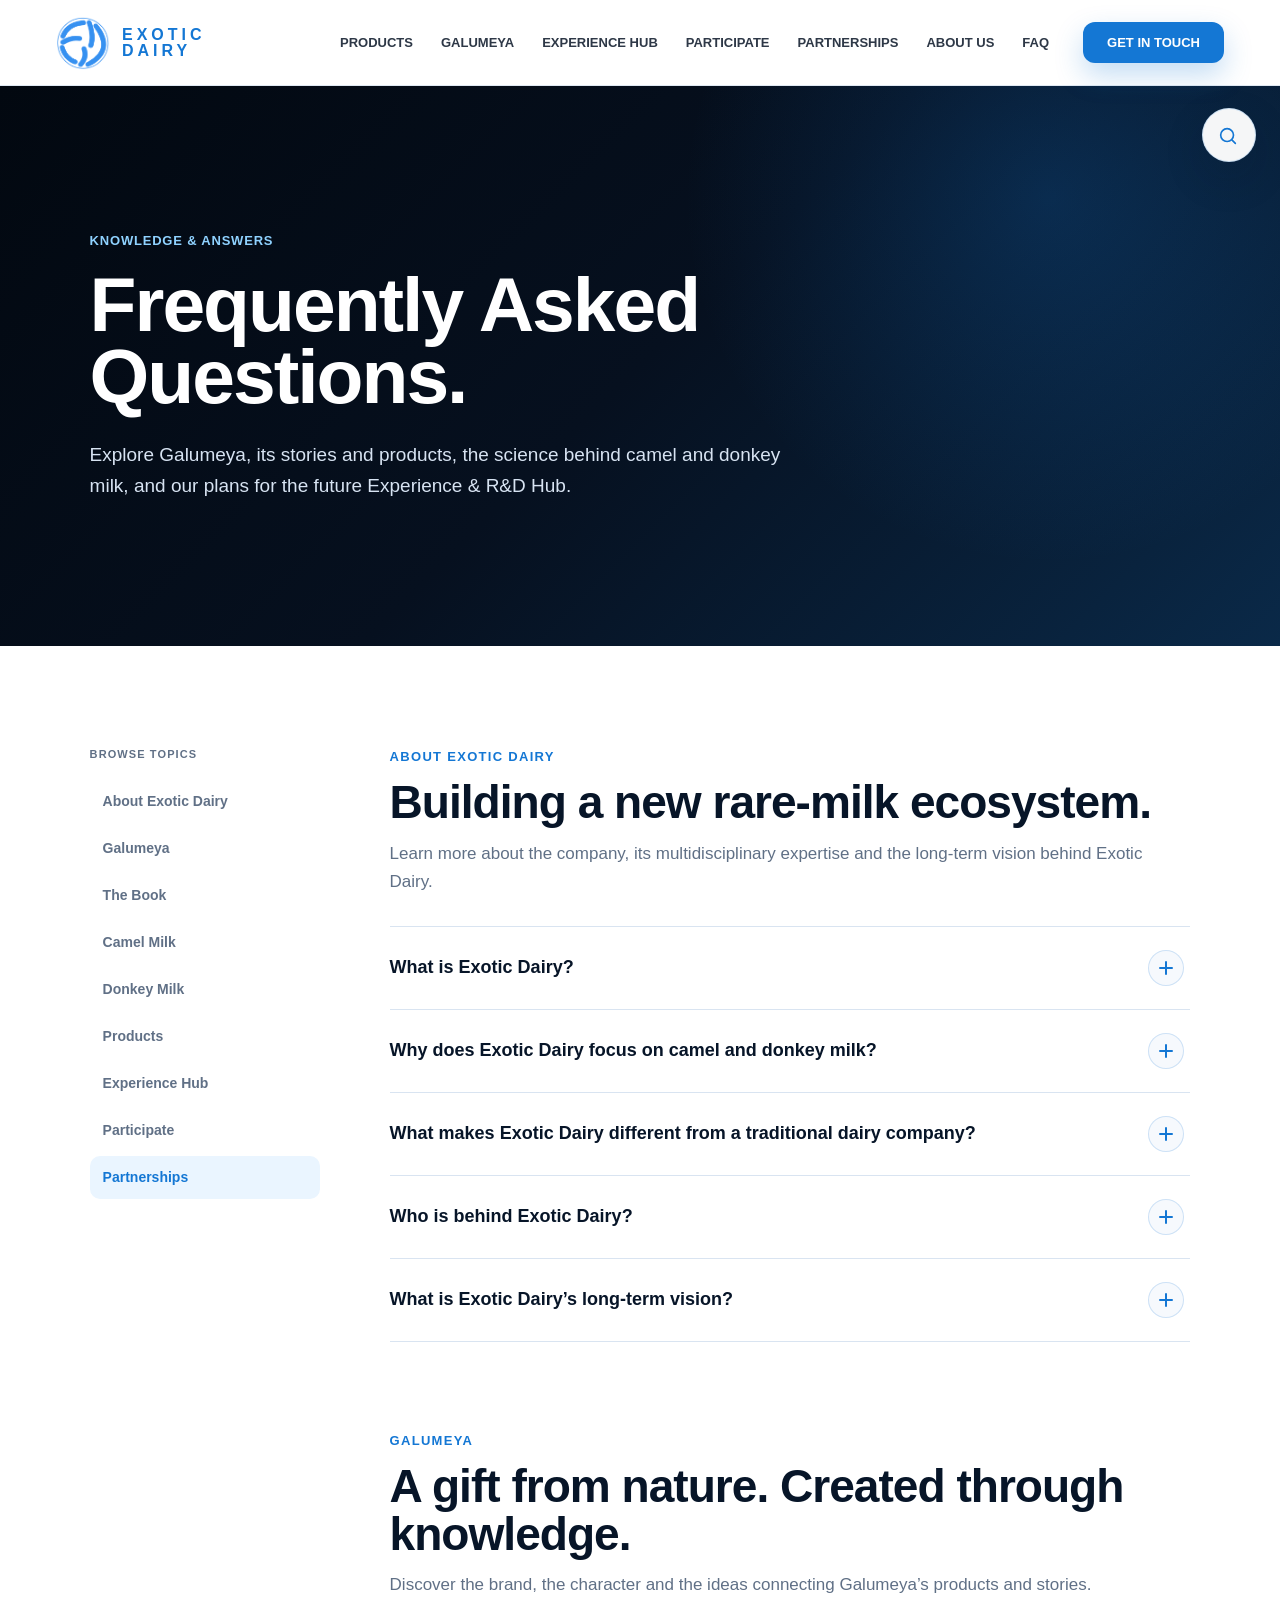
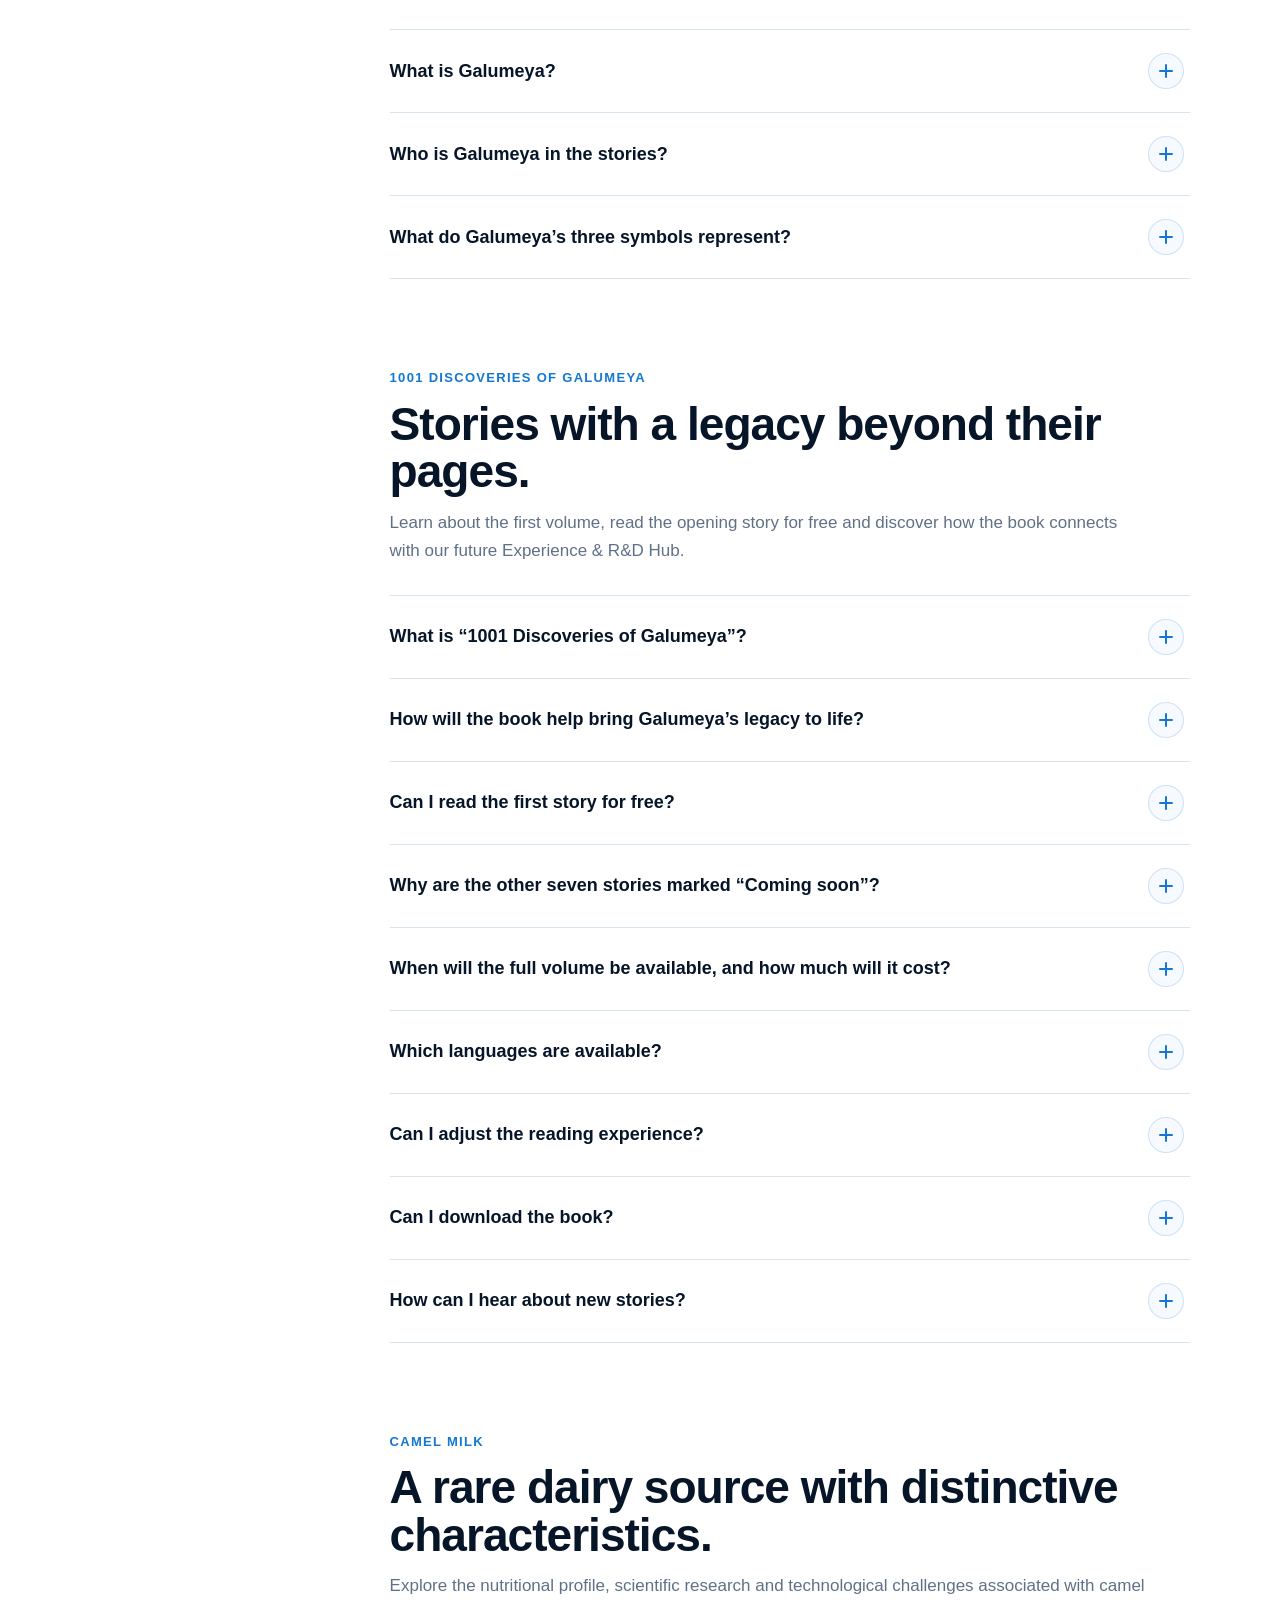
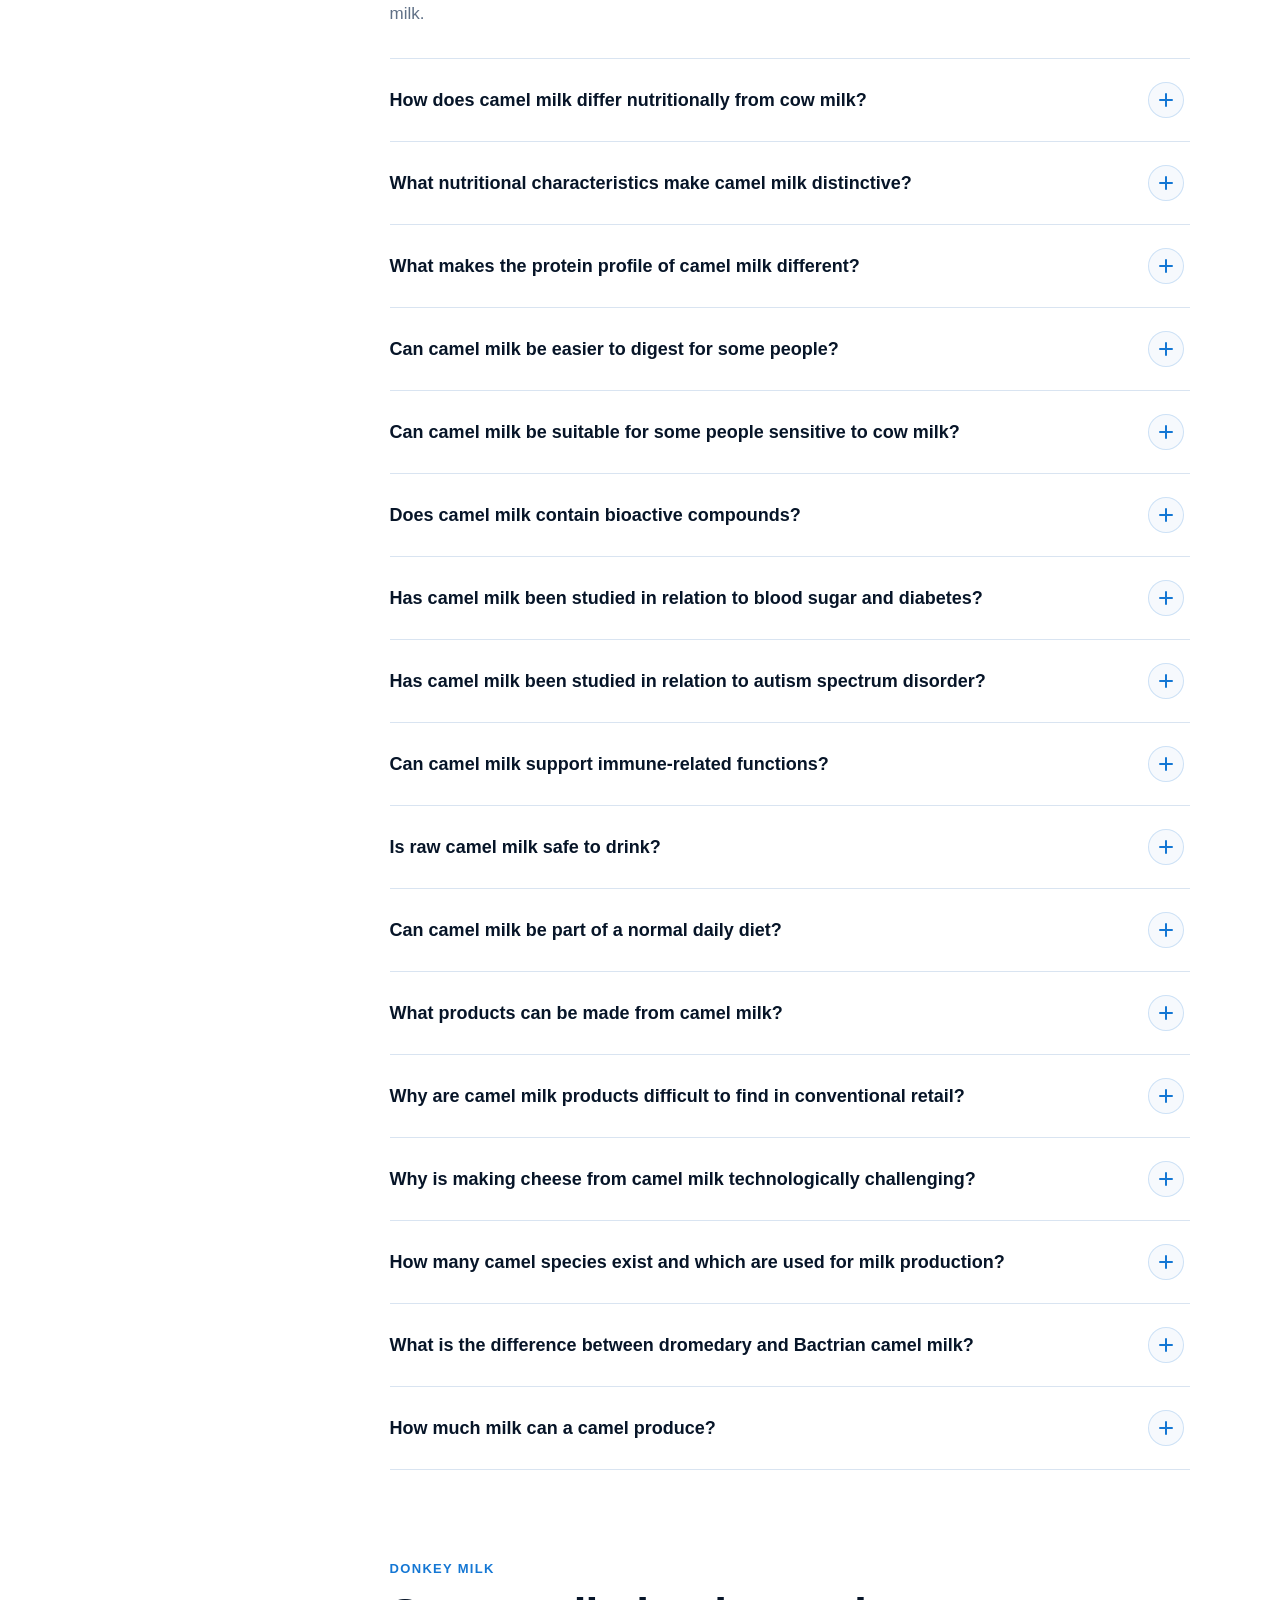
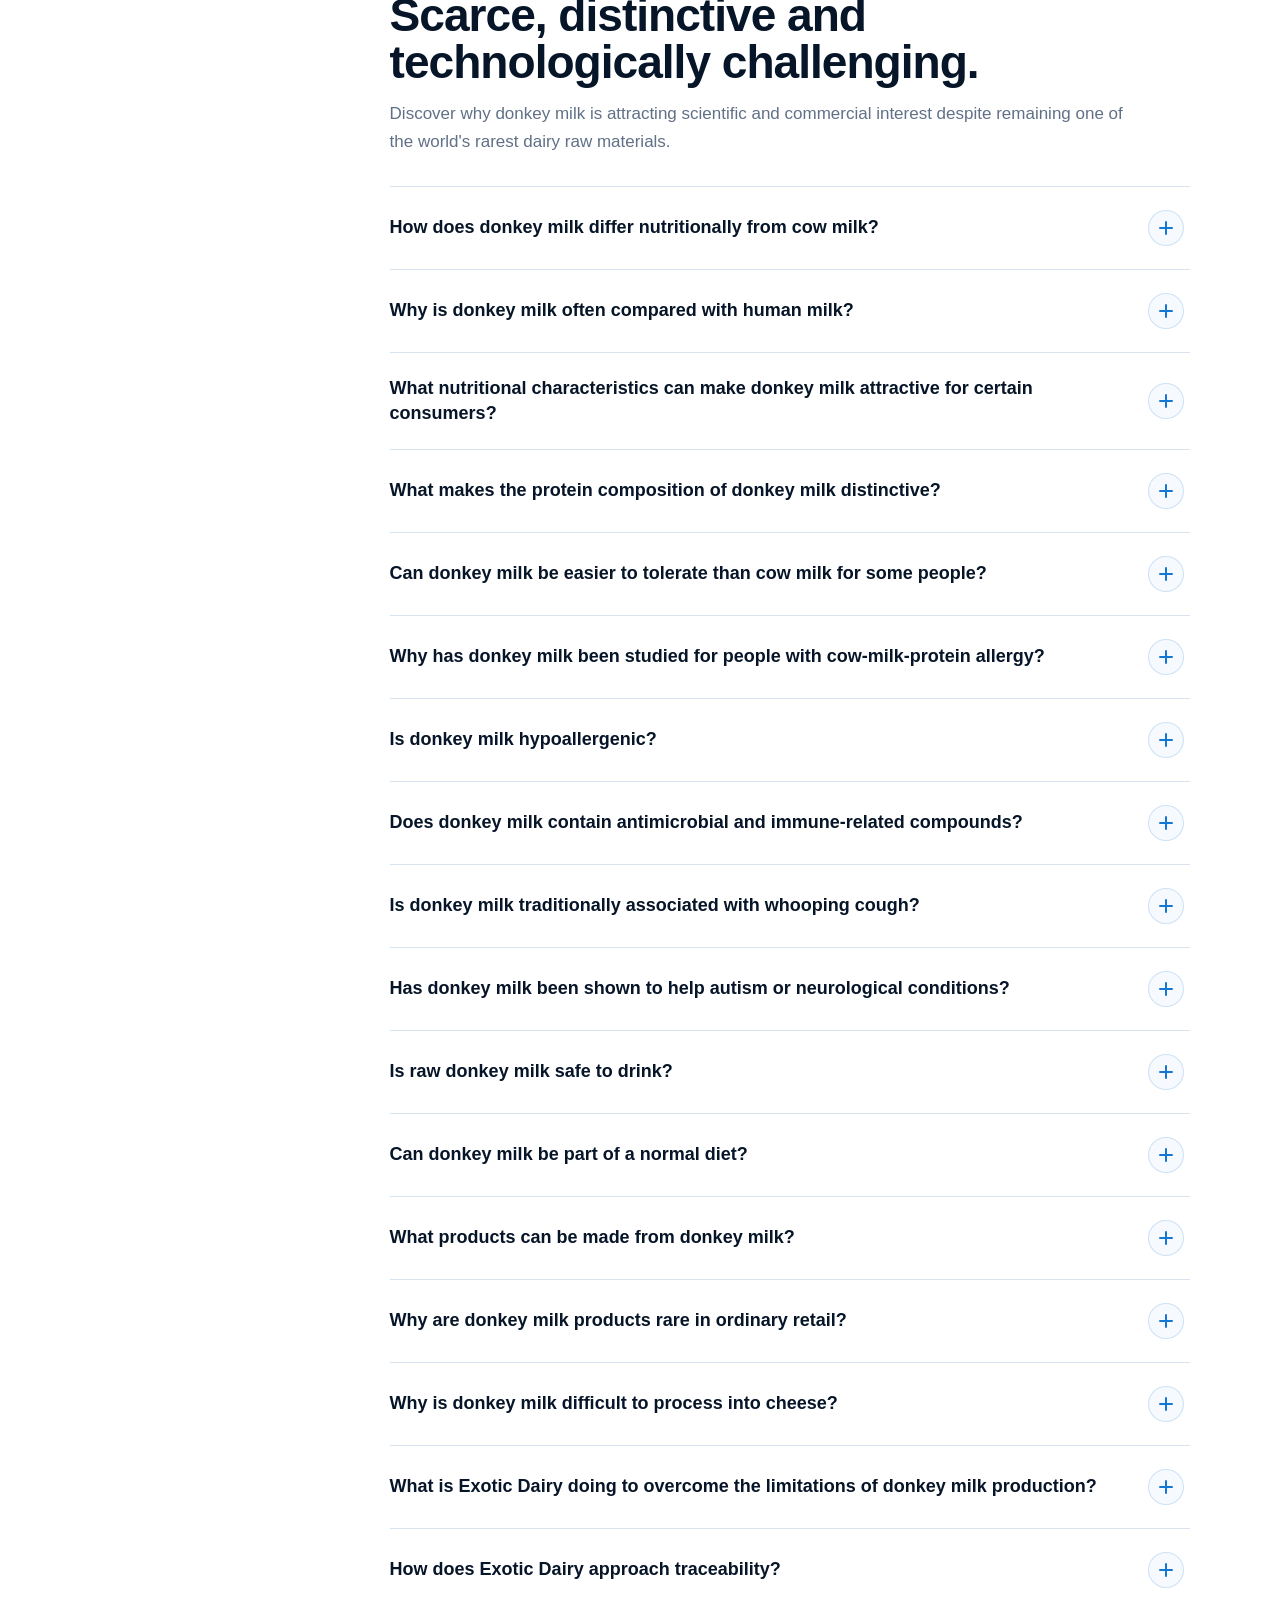
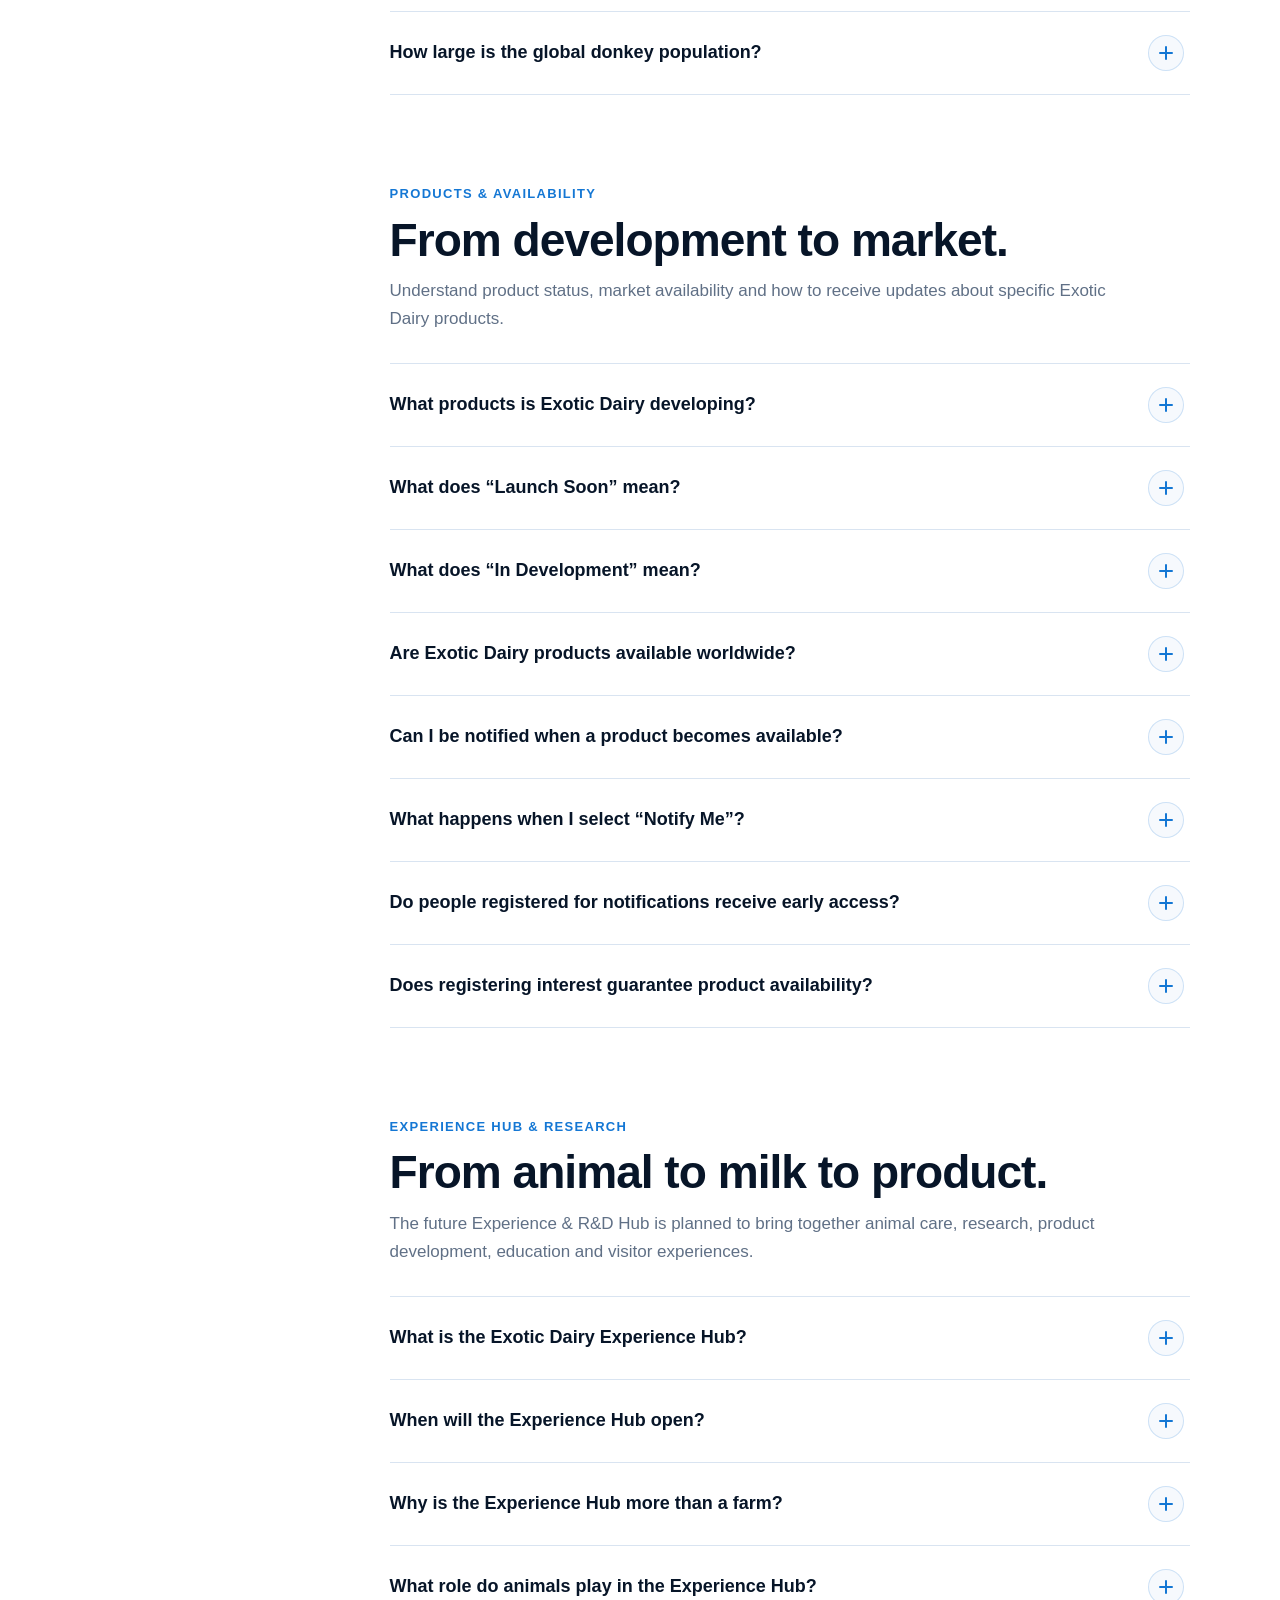
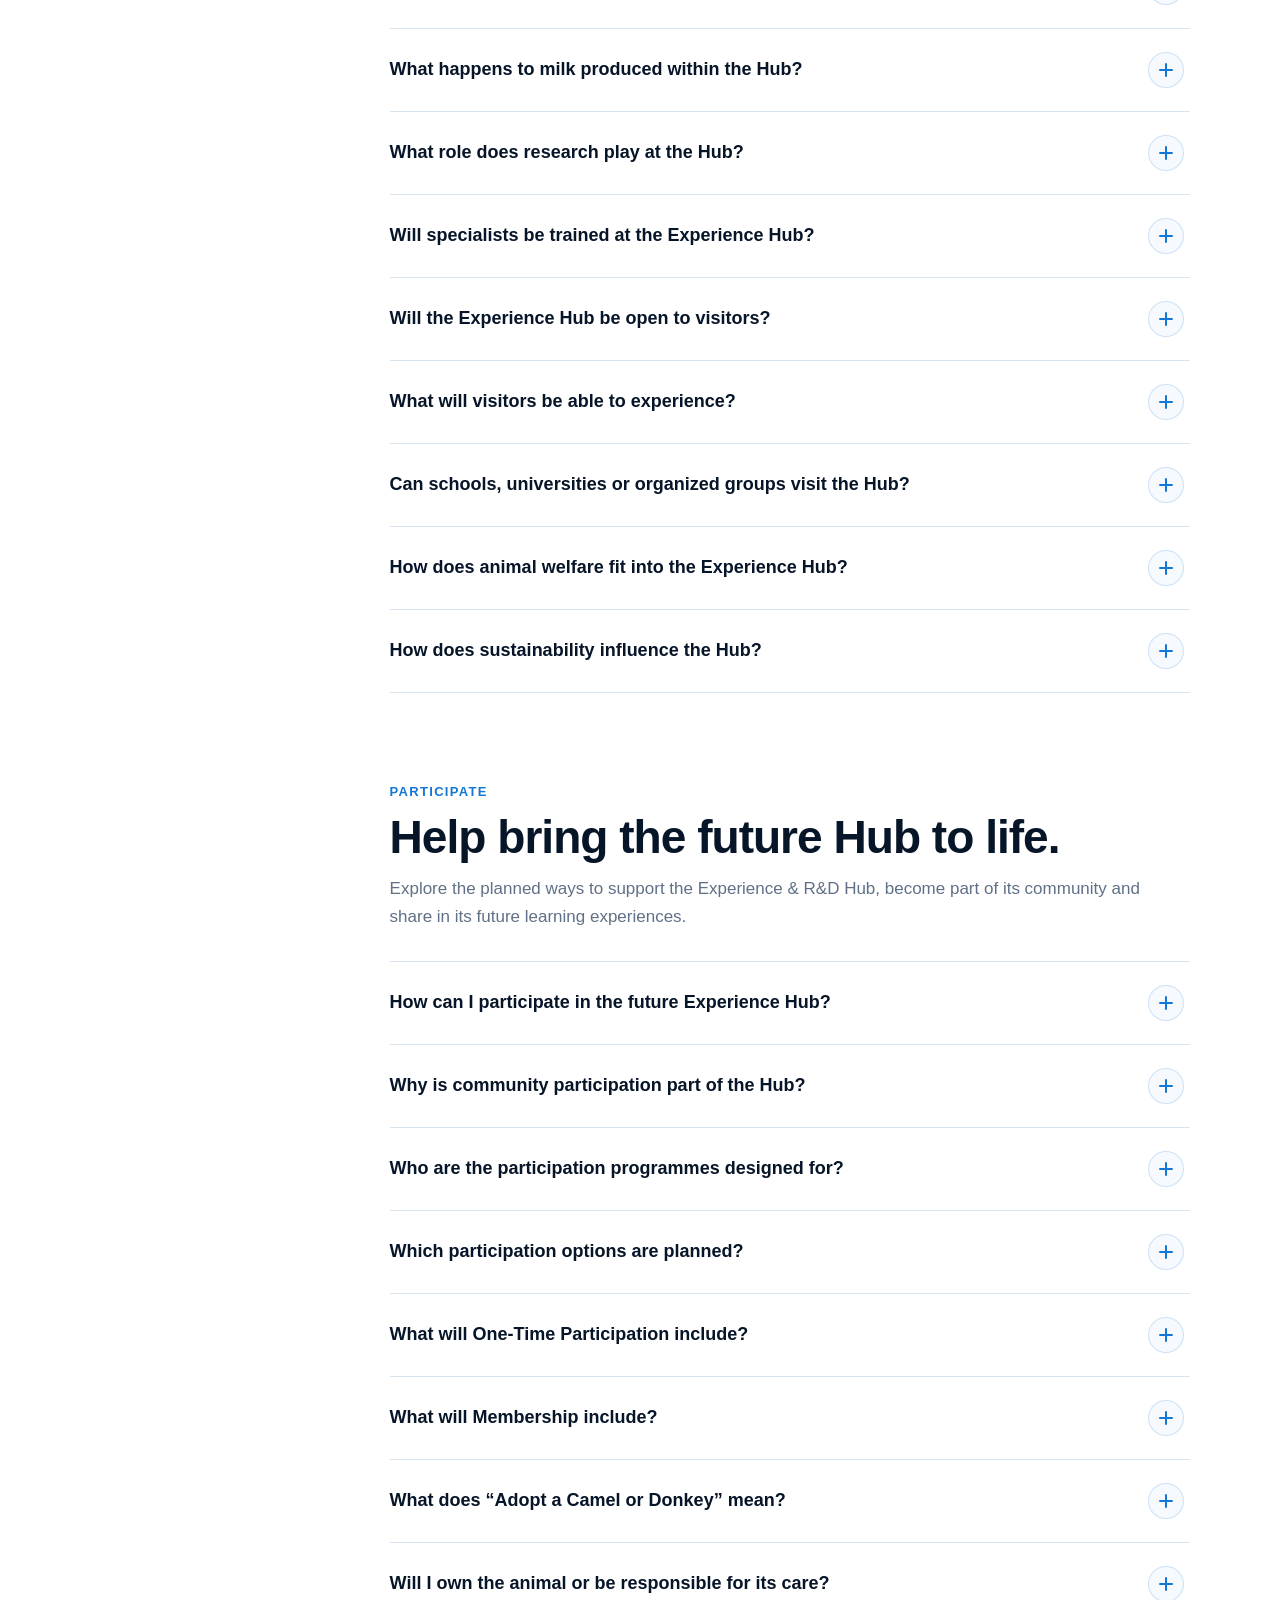
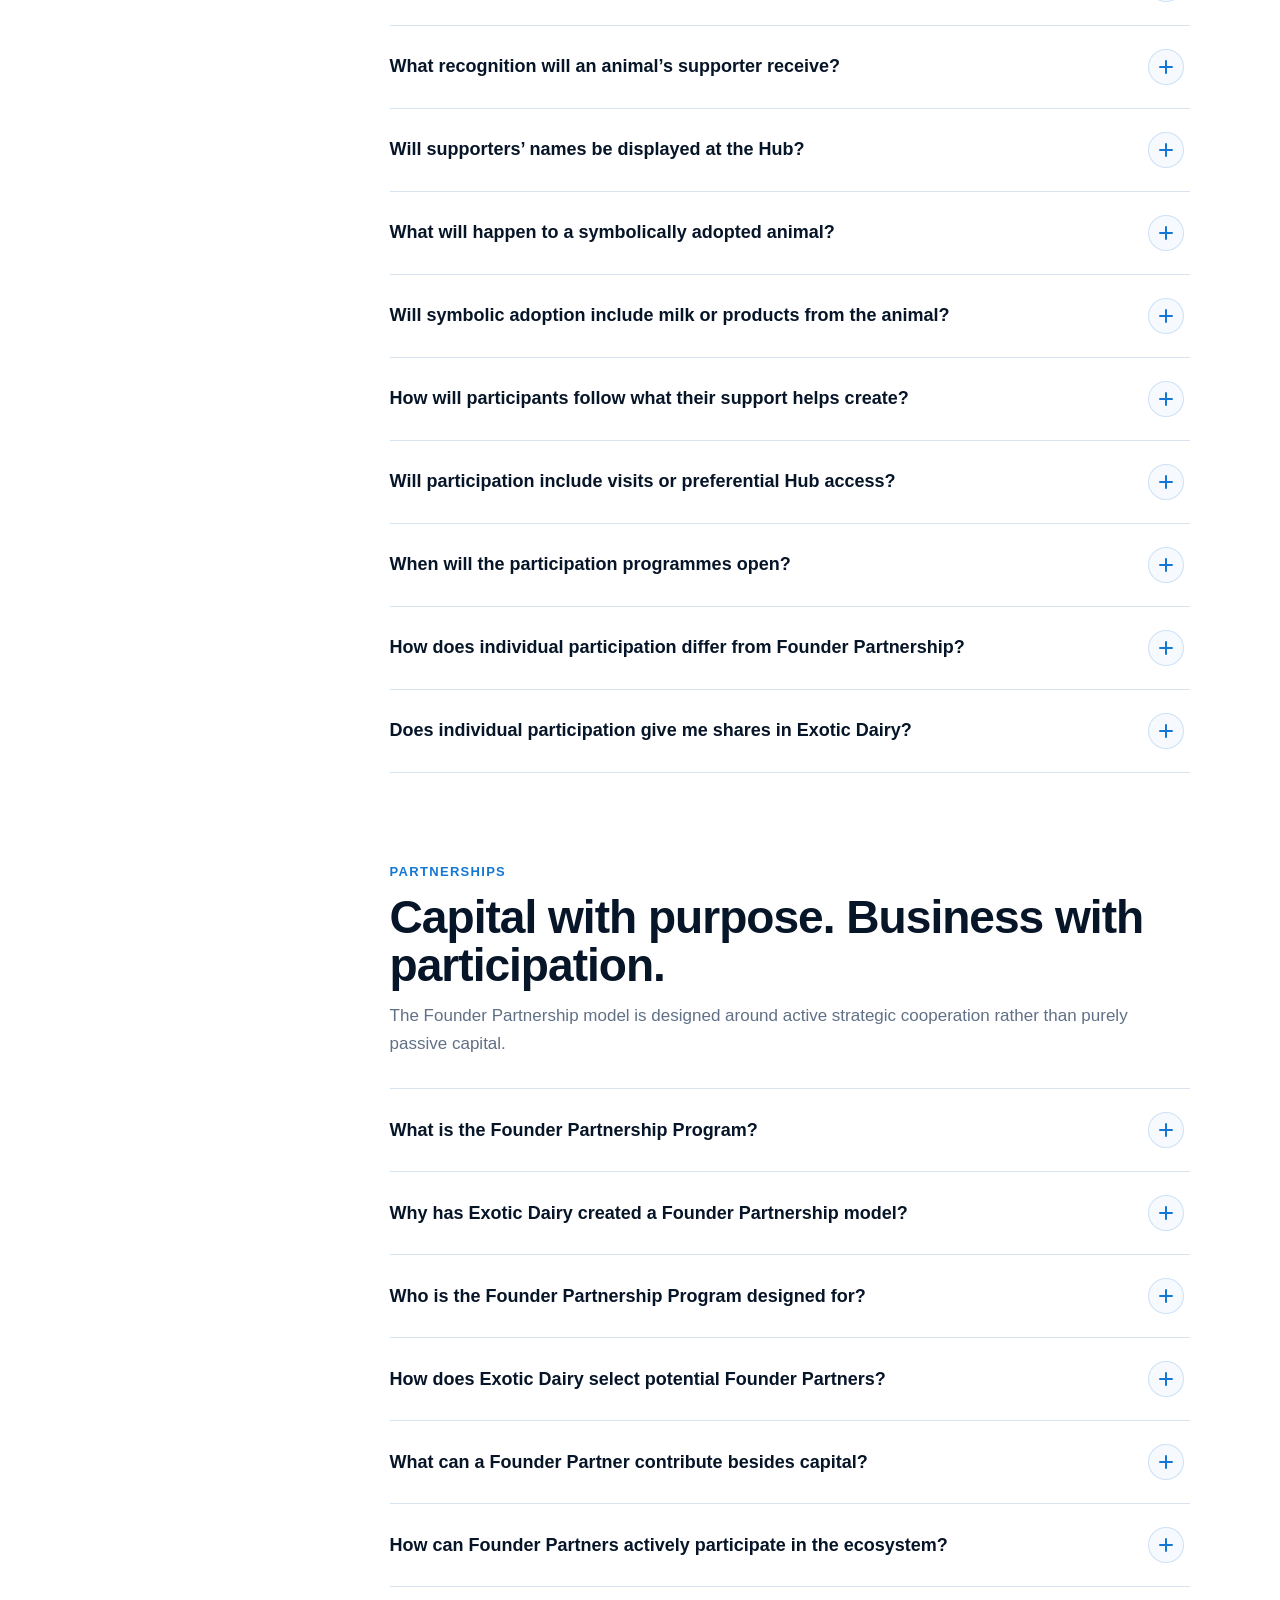
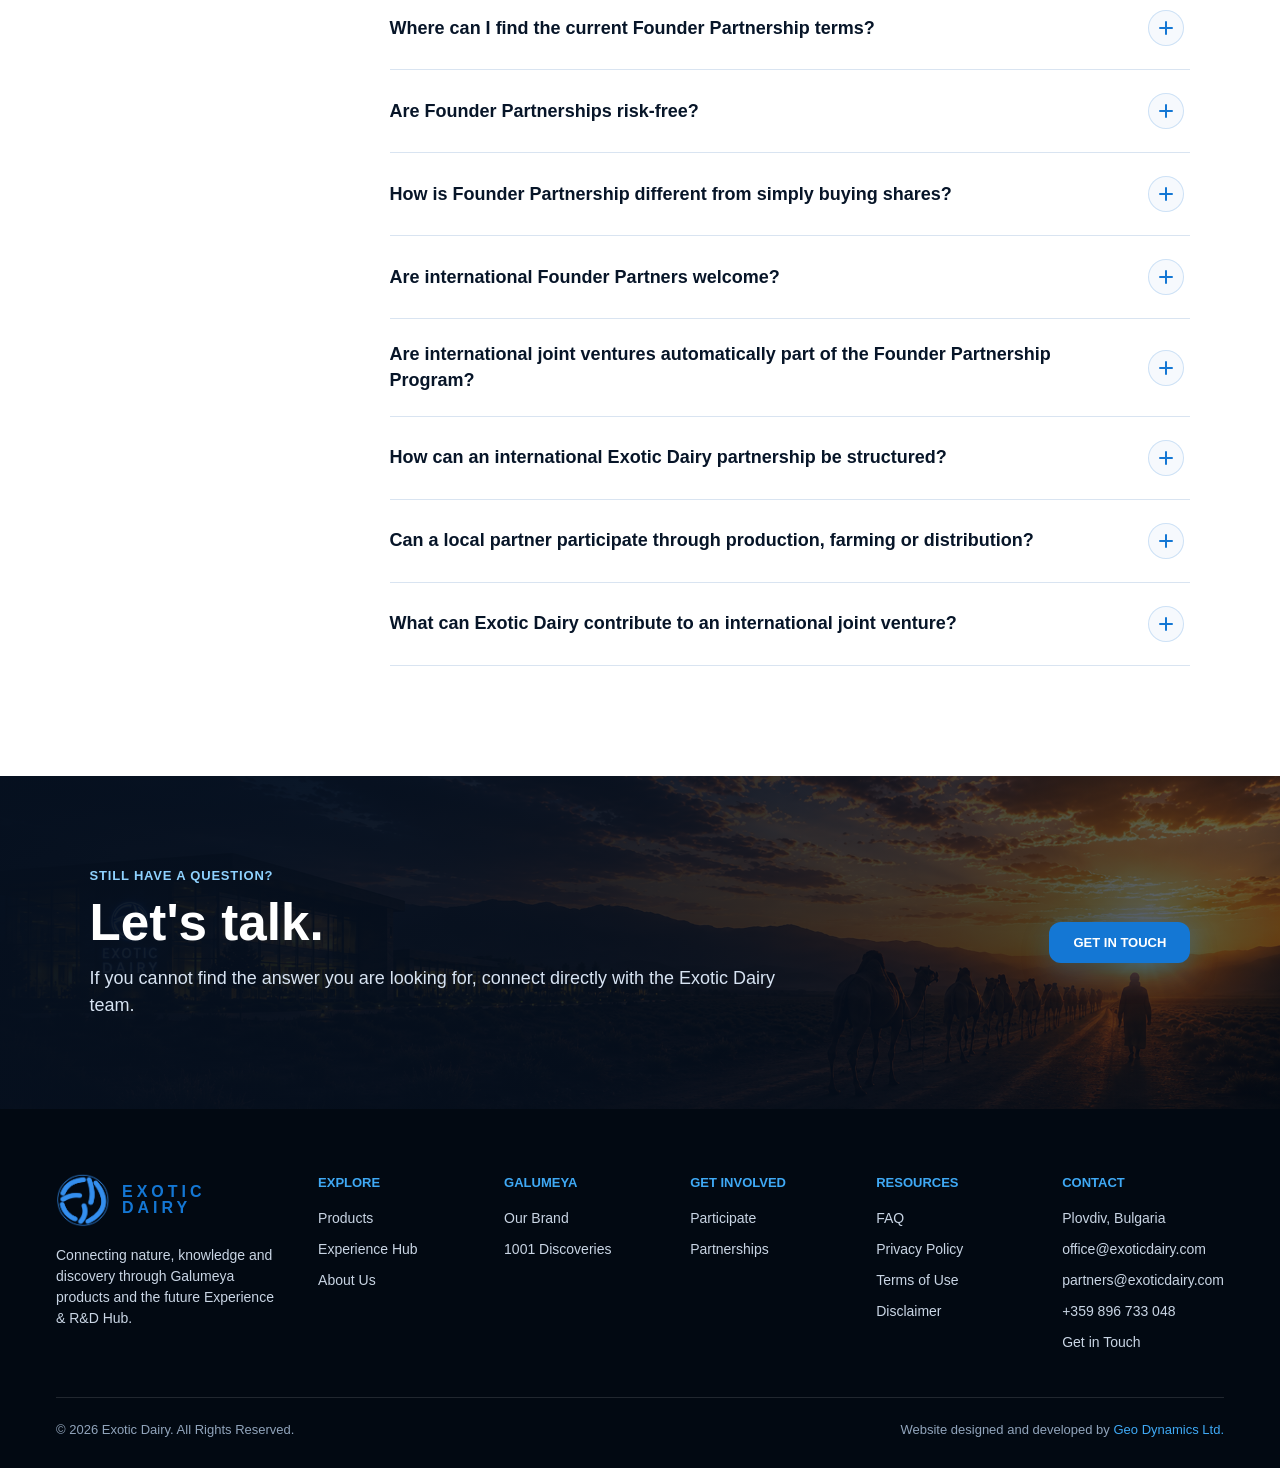
<file: FAQ.html>
<!doctype html>
<html lang="en">
<head>
  <meta charset="UTF-8" />
  <meta name="viewport" content="width=device-width, initial-scale=1.0" />

  <title>Exotic Dairy — Frequently Asked Questions</title>

  <meta
    name="description"
    content="Find answers about Exotic Dairy, Galumeya, the illustrated book, camel and donkey milk products, the future Experience Hub and participation opportunities."
  />
  <meta property="og:title" content="Exotic Dairy — Frequently Asked Questions" />
  <meta
    property="og:description"
    content="Discover Galumeya, its stories and products, and the plans for the future Exotic Dairy Experience & R&D Hub."
  />
  <meta
    property="og:image"
    content="https://exoticdairy.com/assets/images/share.png"
  />
  <meta property="og:type" content="website" />
  <meta
    property="og:url"
    content="https://exoticdairy.com/faq.html"
  />
  <meta property="og:site_name" content="Exotic Dairy" />

  <meta name="twitter:card" content="summary_large_image" />
  <meta
    name="twitter:title"
    content="Exotic Dairy — Frequently Asked Questions"
  />
  <meta
    name="twitter:description"
    content="Discover Galumeya, its stories and products, and the plans for the future Exotic Dairy Experience & R&D Hub."
  />
  <meta
    name="twitter:image"
    content="https://exoticdairy.com/assets/images/share.png"
  />

  <link rel="icon" type="image/png" href="favicon.png">
  <link rel="stylesheet" href="styles.css" />

  <style>
    /* =========================
       FAQ HERO
    ========================= */

    .faq-hero {
      min-height: 560px;
      display: flex;
      align-items: center;
      background:
        radial-gradient(
          circle at 82% 20%,
          rgba(20, 119, 212, .22),
          transparent 32%
        ),
        linear-gradient(
          135deg,
          #020810 0%,
          #06101f 50%,
          #0a2948 100%
        );
      color: var(--white);
    }

    .faq-hero-inner {
      width: 100%;
      max-width: 1440px;
      margin: 0 auto;
      padding: 90px 7vw;
    }

    .faq-hero .eyebrow {
      color: #8fd2ff;
    }

    .faq-hero h1 {
      max-width: 900px;
      margin: 18px 0 26px;
      color: var(--white);
      font-size: clamp(50px, 6vw, 88px);
      line-height: .94;
      letter-spacing: -2px;
    }

    .faq-hero p:not(.eyebrow) {
      max-width: 720px;
      color: #d7e3f2;
      font-size: 19px;
      line-height: 1.65;
    }

    /* =========================
       FLOATING SEARCH
    ========================= */

    .faq-floating-search {
      position: fixed;
      top: 108px;
      right: 24px;
      z-index: 80;
      display: flex;
      justify-content: flex-end;
      align-items: center;
    }

    .faq-search-shell {
      position: relative;
      display: flex;
      align-items: center;
      justify-content: flex-end;
      width: 54px;
      height: 54px;
      overflow: hidden;
      border: 1px solid rgba(20, 119, 212, .18);
      border-radius: 27px;
      background: rgba(255, 255, 255, .96);
      box-shadow: 0 16px 42px rgba(7, 21, 40, .16);
      transition:
        width .32s ease,
        border-color .25s ease,
        box-shadow .25s ease;
      backdrop-filter: blur(12px);
    }

    .faq-floating-search.open .faq-search-shell {
      width: min(430px, calc(100vw - 48px));
      border-color: rgba(20, 119, 212, .35);
      box-shadow: 0 18px 46px rgba(7, 21, 40, .20);
    }

    .faq-search-toggle {
      position: absolute;
      top: 0;
      right: 0;
      z-index: 3;
      width: 54px;
      height: 54px;
      display: grid;
      place-items: center;
      border: 0;
      border-radius: 50%;
      background: transparent;
      color: var(--blue);
      cursor: pointer;
      transition:
        transform .25s ease,
        background .25s ease,
        color .25s ease;
    }

    .faq-search-toggle:hover {
      transform: scale(1.06);
      background: var(--blue);
      color: var(--white);
    }

    .faq-search-toggle svg {
      width: 22px;
      height: 22px;
      stroke: currentColor;
    }

    .faq-floating-search.open .faq-search-toggle {
      opacity: 0;
      pointer-events: none;
    }

    .faq-search-input-wrap {
      width: 100%;
      padding: 0 54px 0 18px;
      opacity: 0;
      pointer-events: none;
      transition: opacity .2s ease;
    }

    .faq-floating-search.open .faq-search-input-wrap {
      opacity: 1;
      pointer-events: auto;
    }

    .faq-search-input-wrap input {
      width: 100%;
      height: 52px;
      padding: 0;
      border: 0;
      outline: none;
      background: transparent;
      color: var(--navy);
      font: inherit;
      font-size: 15px;
    }

    .faq-search-input-wrap input::placeholder {
      color: #8b99aa;
    }

    .faq-search-close {
      position: absolute;
      top: 5px;
      right: 5px;
      z-index: 4;
      width: 44px;
      height: 44px;
      display: none;
      place-items: center;
      border: 0;
      border-radius: 50%;
      background: transparent;
      color: var(--blue);
      cursor: pointer;
      transition:
        background .25s ease,
        color .25s ease,
        transform .25s ease;
    }

    .faq-floating-search.open .faq-search-close {
      display: grid;
    }

    .faq-search-close:hover {
      transform: scale(1.05);
      background: var(--blue);
      color: var(--white);
    }

    .faq-search-close::before,
    .faq-search-close::after {
      content: "";
      position: absolute;
      width: 16px;
      height: 2px;
      border-radius: 999px;
      background: currentColor;
    }

    .faq-search-close::before {
      transform: rotate(45deg);
    }

    .faq-search-close::after {
      transform: rotate(-45deg);
    }

    /* =========================
       FAQ MAIN
    ========================= */

    .faq-main {
      padding: 100px 7vw 110px;
      background: var(--white);
    }

    .faq-main-inner {
      display: grid;
      grid-template-columns: 230px minmax(0, 1fr);
      gap: 70px;
      max-width: 1280px;
      margin: 0 auto;
    }

    .faq-sidebar {
      position: sticky;
      top: 120px;
      align-self: start;
    }

    .faq-sidebar > p {
      margin-bottom: 17px;
      color: var(--muted);
      font-size: 11px;
      font-weight: 900;
      text-transform: uppercase;
      letter-spacing: .1em;
    }

    .faq-sidebar-nav {
      display: grid;
      gap: 4px;
    }

    .faq-sidebar-nav a {
      padding: 11px 13px;
      border-radius: 10px;
      color: var(--muted);
      font-size: 14px;
      font-weight: 800;
      text-decoration: none;
      transition:
        background .2s ease,
        color .2s ease;
    }

    .faq-sidebar-nav a:hover,
    .faq-sidebar-nav a.active {
      background: #eaf5ff;
      color: var(--blue);
    }

    .faq-content {
      min-width: 0;
    }

    .faq-group {
      scroll-margin-top: 120px;
      margin-bottom: 88px;
    }

    .faq-group:last-child {
      margin-bottom: 0;
    }

    .faq-group-head {
      margin-bottom: 30px;
    }

    .faq-group-head .eyebrow {
      margin-bottom: 12px;
      color: var(--blue);
      font-size: 13px;
      font-weight: 900;
      letter-spacing: .1em;
      text-transform: uppercase;
    }

    .faq-group-head h2 {
      margin-bottom: 13px;
      color: var(--navy);
      font-size: clamp(34px, 3.6vw, 52px);
      line-height: 1.03;
      letter-spacing: -1px;
    }

    .faq-group-head p {
      max-width: 760px;
      color: var(--muted);
      font-size: 17px;
      line-height: 1.65;
    }

    /* =========================
       ACCORDION
    ========================= */

    .faq-list {
      border-top: 1px solid var(--line);
    }

    .faq-item {
      border-bottom: 1px solid var(--line);
    }

    .faq-question {
      width: 100%;
      display: grid;
      grid-template-columns: 1fr 42px;
      align-items: center;
      gap: 20px;
      padding: 23px 0;
      border: 0;
      background: transparent;
      color: var(--navy);
      text-align: left;
      font: inherit;
      font-size: 18px;
      font-weight: 800;
      line-height: 1.4;
      cursor: pointer;
      transition: color .2s ease;
    }

    .faq-question:hover {
      color: var(--blue);
    }

    .faq-toggle {
      position: relative;
      width: 36px;
      height: 36px;
      display: grid;
      place-items: center;
      border: 1px solid rgba(20, 119, 212, .18);
      border-radius: 50%;
      background: #f6f9fd;
    }

    .faq-toggle::before,
    .faq-toggle::after {
      content: "";
      position: absolute;
      width: 14px;
      height: 2px;
      border-radius: 999px;
      background: var(--blue);
      transition: transform .25s ease;
    }

    .faq-toggle::after {
      transform: rotate(90deg);
    }

    .faq-item.open .faq-toggle::after {
      transform: rotate(0);
    }

    .faq-answer {
      display: none;
      padding: 0 60px 26px 0;
    }

    .faq-item.open .faq-answer {
      display: block;
    }

    .faq-answer p {
      margin-bottom: 15px;
      color: var(--muted);
      font-size: 16px;
      line-height: 1.75;
    }

    .faq-answer p:last-child {
      margin-bottom: 0;
    }

    .faq-answer ul {
      display: grid;
      gap: 9px;
      margin: 14px 0 16px 20px;
      color: var(--muted);
      font-size: 16px;
      line-height: 1.65;
    }

    .faq-answer strong {
      color: var(--navy);
    }

    .faq-medical-note {
      margin-top: 18px;
      padding: 14px 16px;
      border-left: 3px solid var(--blue);
      background: #f6f9fd;
      color: var(--muted);
      font-size: 13px;
      line-height: 1.6;
    }

    /* =========================
       SEARCH STATES
    ========================= */

    .faq-item.search-hidden,
    .faq-group.search-hidden {
      display: none;
    }

    .faq-search-empty {
      display: none;
      padding: 50px 30px;
      border: 1px solid var(--line);
      border-radius: 18px;
      background: var(--bg);
      text-align: center;
    }

    .faq-search-empty.visible {
      display: block;
    }

    .faq-search-empty h3 {
      margin-bottom: 9px;
      color: var(--navy);
      font-size: 24px;
    }

    .faq-search-empty p {
      color: var(--muted);
    }

    /* =========================
       FINAL CTA
    ========================= */

    .faq-final {
    padding: 90px 7vw;
    background:
        linear-gradient(
        90deg,
        rgba(6, 16, 31, .96) 0%,
        rgba(6, 16, 31, .88) 45%,
        rgba(6, 16, 31, .62) 100%
        ),
        url("assets/images/ecosystem-footer.png") center / cover no-repeat;
    color: var(--white);
    }

    .faq-final-inner {
      display: grid;
      grid-template-columns: 1fr auto;
      align-items: center;
      gap: 40px;
      max-width: 1180px;
      margin: 0 auto;
    }

    .faq-final .eyebrow {
      color: #8fd2ff;
    }

    .faq-final h2 {
      margin: 12px 0 15px;
      color: var(--white);
      font-size: clamp(36px, 4vw, 56px);
      line-height: 1.02;
    }

    .faq-final p:not(.eyebrow) {
      max-width: 700px;
      color: #d7e3f2;
      font-size: 18px;
    }

    /* =========================
       RESPONSIVE
    ========================= */

    @media (max-width: 1180px) {
      .faq-main-inner {
        grid-template-columns: 190px minmax(0, 1fr);
        gap: 45px;
      }
    }

    @media (max-width: 900px) {
      .faq-main-inner {
        grid-template-columns: 1fr;
      }

      .faq-sidebar {
        position: sticky;
        top: 86px;
        z-index: 20;
        overflow-x: auto;
        margin-left: -7vw;
        margin-right: -7vw;
        padding: 12px 7vw;
        background: rgba(255, 255, 255, .96);
        border-bottom: 1px solid var(--line);
        backdrop-filter: blur(12px);
      }

      .faq-sidebar > p {
        display: none;
      }

      .faq-sidebar-nav {
        display: flex;
        width: max-content;
        gap: 7px;
      }

      .faq-sidebar-nav a {
        white-space: nowrap;
        border: 1px solid var(--line);
        background: var(--white);
      }

      .faq-final-inner {
        grid-template-columns: 1fr;
        text-align: center;
      }

      .faq-final p:not(.eyebrow) {
        margin: 0 auto;
      }

      .faq-floating-search {
        top: 100px;
        right: 18px;
      }
    }

    @media (max-width: 680px) {
      .faq-hero-inner,
      .faq-main,
      .faq-final {
        padding-left: 22px;
        padding-right: 22px;
      }

      .faq-hero {
        min-height: 520px;
      }

      .faq-hero-inner {
        padding-top: 70px;
        padding-bottom: 90px;
      }

      .faq-main {
        padding-top: 70px;
        padding-bottom: 90px;
      }

      .faq-sidebar {
        top: 74px;
        margin-left: -22px;
        margin-right: -22px;
        padding-left: 22px;
        padding-right: 22px;
      }

      .faq-group {
        margin-bottom: 70px;
      }

      .faq-question {
        grid-template-columns: 1fr 36px;
        padding: 20px 0;
        font-size: 16px;
      }

      .faq-answer {
        padding-right: 0;
      }

      .faq-answer p,
      .faq-answer ul {
        font-size: 15px;
      }

      .faq-floating-search {
        right: 14px;
      }

      .faq-search-shell {
        width: 50px;
        height: 50px;
      }

      .faq-search-toggle {
        width: 50px;
        height: 50px;
      }

      .faq-floating-search.open .faq-search-shell {
        width: calc(100vw - 28px);
      }
    }
  </style>
</head>

<body>
  <header class="site-header">
    <a class="logo" href="index.html">
      <img src="assets/images/logo.png" alt="Exotic Dairy logo" />
      <span>EXOTIC<br>DAIRY</span>
    </a>

    <nav class="nav" id="nav" aria-label="Main navigation">
      <a href="products.html">Products</a>
      <a href="galumeya.html">Galumeya</a>
      <a href="experience-hub.html">Experience Hub</a>
      <a href="participate.html">Participate</a>
      <a href="partnerships.html">Partnerships</a>
      <a href="about.html">About Us</a>
      <a href="faq.html">FAQ</a>
    
      <a
        class="mobile-contact-btn modal-trigger"
        href="#contactModal"
        data-modal="contactModal"
      >
        Get in Touch
      </a>
    </nav>

    <button class="menu-btn" id="menuBtn">☰</button>

    <a
      class="header-btn modal-trigger"
      href="#"
      data-modal="contactModal"
    >
      Get in touch
    </a>
  </header>

  <!-- =========================
       FLOATING SEARCH
  ========================== -->

  <div class="faq-floating-search" id="faqFloatingSearch">
    <div class="faq-search-shell">
      <button
        class="faq-search-toggle"
        id="faqSearchToggle"
        type="button"
        aria-label="Search FAQ"
      >
        <svg
          viewBox="0 0 24 24"
          fill="none"
          stroke-width="1.8"
          stroke-linecap="round"
          stroke-linejoin="round"
        >
          <circle cx="11" cy="11" r="7"></circle>
          <path d="M20 20L16.5 16.5"></path>
        </svg>
      </button>

      <div class="faq-search-input-wrap">
        <input
          type="search"
          id="faqSearch"
          placeholder="Search questions..."
          autocomplete="off"
          aria-label="Search frequently asked questions"
        >
      </div>

      <button
        class="faq-search-close"
        id="faqSearchClose"
        type="button"
        aria-label="Close search"
      ></button>
    </div>
  </div>

  <main id="top">
    <!-- =========================
         HERO
    ========================== -->

    <section class="faq-hero">
      <div class="faq-hero-inner">
        <p class="eyebrow">
          Knowledge &amp; Answers
        </p>

        <h1>
          Frequently Asked<br>
          Questions.
        </h1>

        <p>
          Explore Galumeya, its stories and products, the science behind
          camel and donkey milk, and our plans for the future Experience
          &amp; R&amp;D Hub.
        </p>
      </div>
    </section>

    <!-- =========================
         FAQ MAIN
    ========================== -->

    <section class="faq-main">
      <div class="faq-main-inner">
        <aside class="faq-sidebar">
          <p>Browse Topics</p>

          <nav class="faq-sidebar-nav" aria-label="FAQ topics">
            <a href="#about" class="active">About Exotic Dairy</a>
            <a href="#galumeya">Galumeya</a>
            <a href="#book">The Book</a>
            <a href="#camel">Camel Milk</a>
            <a href="#donkey">Donkey Milk</a>
            <a href="#products">Products</a>
            <a href="#hub">Experience Hub</a>
            <a href="#crowd">Participate</a>
            <a href="#partnerships">Partnerships</a>
          </nav>
        </aside>

        <div class="faq-content">
          <div class="faq-search-empty" id="faqSearchEmpty">
            <h3>No matching questions found.</h3>

            <p>
              Try another search term or contact the Exotic Dairy team.
            </p>
          </div>

          <!-- =========================
               ABOUT
          ========================== -->

          <section
            class="faq-group"
            id="about"
            data-category="about"
          >
            <div class="faq-group-head">
                <p class="eyebrow">
                About Exotic Dairy
                </p>

                <h2>
                Building a new rare-milk ecosystem.
                </h2>

                <p>
                Learn more about the company, its multidisciplinary expertise
                and the long-term vision behind Exotic Dairy.
                </p>
            </div>

            <div class="faq-list">
                <article class="faq-item">
                <button class="faq-question" type="button">
                    <span>
                    What is Exotic Dairy?
                    </span>

                    <span class="faq-toggle"></span>
                </button>

                <div class="faq-answer">
                    <p>
                    Exotic Dairy is a Bulgarian research, development and production
                    company focused on innovative dairy products and proprietary
                    processing technologies based on camel and donkey milk.
                    </p>

                    <p>
                    The company combines research, animal expertise, product development,
                    dairy technology and business partnerships to transform rare milk
                    sources into premium and functional products.
                    </p>
                </div>
                </article>

                <article class="faq-item">
                <button class="faq-question" type="button">
                    <span>
                    Why does Exotic Dairy focus on camel and donkey milk?
                    </span>

                    <span class="faq-toggle"></span>
                </button>

                <div class="faq-answer">
                    <p>
                    Camel and donkey milk have nutritional, biological and technological
                    characteristics that distinguish them from conventional dairy sources.
                    </p>

                    <p>
                    Their limited availability, distinctive protein systems and processing
                    challenges have also prevented many potential applications from
                    becoming mainstream dairy products.
                    </p>

                    <p>
                    Exotic Dairy focuses on turning those challenges into opportunities
                    through research, specialized technology, product development and
                    validation.
                    </p>
                </div>
                </article>

                <article class="faq-item">
                <button class="faq-question" type="button">
                    <span>
                    What makes Exotic Dairy different from a traditional dairy company?
                    </span>

                    <span class="faq-toggle"></span>
                </button>

                <div class="faq-answer">
                    <p>
                    Exotic Dairy is built around research, technology and product
                    innovation rather than conventional high-volume dairy production.
                    </p>

                    <p>
                    Our model connects animal breeding and welfare, milk production,
                    scientific research, processing technology, product development,
                    validation, commercialization and market partnerships within one
                    integrated ecosystem.
                    </p>
                </div>
                </article>

                <article class="faq-item">
                <button class="faq-question" type="button">
                    <span>
                    Who is behind Exotic Dairy?
                    </span>

                    <span class="faq-toggle"></span>
                </button>

                <div class="faq-answer">
                    <p>
                    Exotic Dairy brings together professionals across business strategy,
                    finance, animal breeding, veterinary and livestock expertise,
                    human nutrition, dairy technology, research and product development.
                    </p>

                    <p>
                    The internal multidisciplinary team is complemented by external
                    scientific and strategic expertise, allowing the company to approach
                    rare milk through several interconnected disciplines rather than from
                    a single production perspective.
                    </p>
                </div>
                </article>
       
                <article class="faq-item">
                <button class="faq-question" type="button">
                    <span>
                    What is Exotic Dairy’s long-term vision?
                    </span>

                    <span class="faq-toggle"></span>
                </button>

                <div class="faq-answer">
                    <p>
                    Exotic Dairy aims to help build a new premium and functional
                    rare-milk category based on science, responsible animal management,
                    specialized dairy technology and differentiated products.
                    </p>

                    <p>
                    The long-term model combines research, validation, production,
                    education, commercial partnerships and international market
                    development.
                    </p>

                    <p>
                      Galumeya is the company’s brand for its planned camel and donkey
                      milk product collection and the illustrated stories accompanying it.
                    </p>
                </div>
                </article>
            </div>
          </section>

          <!-- GALUMEYA -->

          <section class="faq-group" id="galumeya" data-category="galumeya">
            <div class="faq-group-head">
              <p class="eyebrow">Galumeya</p>
              <h2>A gift from nature. Created through knowledge.</h2>
              <p>
                Discover the brand, the character and the ideas connecting
                Galumeya’s products and stories.
              </p>
            </div>

            <div class="faq-list">
              <article class="faq-item">
                <button class="faq-question" type="button">
                  <span>What is Galumeya?</span>
                  <span class="faq-toggle" aria-hidden="true"></span>
                </button>

                <div class="faq-answer">
                  <p>
                    Galumeya is the Exotic Dairy brand under which our camel
                    and donkey milk products will be introduced.
                  </p>
                  <p>
                    It also gives its name to a world of illustrated stories
                    connecting nature, care, craftsmanship and discovery.
                    Both the products and the stories express the same idea:
                    nature’s gifts gain lasting value through knowledge
                    and responsible care.
                  </p>
                  <p>
                    <a href="galumeya.html">Explore the world of Galumeya.</a>
                  </p>
                </div>
              </article>

              <article class="faq-item">
                <button class="faq-question" type="button">
                  <span>Who is Galumeya in the stories?</span>
                  <span class="faq-toggle" aria-hidden="true"></span>
                </button>

                <div class="faq-answer">
                  <p>
                    Galumeya is the mysterious central character of our
                    illustrated stories, known for her understanding of milk
                    and her skill in transforming it into something extraordinary.
                  </p>
                  <p>
                    Through her adventures, readers discover a world where
                    curiosity, patience and care lead to knowledge worth sharing.
                    Her name hints at that connection between milk and mastery,
                    while her story unfolds one discovery at a time.
                  </p>
                </div>
              </article>

              <article class="faq-item">
                <button class="faq-question" type="button">
                  <span>What do Galumeya’s three symbols represent?</span>
                  <span class="faq-toggle" aria-hidden="true"></span>
                </button>

                <div class="faq-answer">
                  <p>
                    <strong>The Drop</strong> represents nature’s gift.
                    <strong>The Guardian</strong> represents care and responsibility.
                    <strong>The Star</strong> represents knowledge and discovery.
                  </p>
                  <p>
                    Together, they express the connection between natural
                    resources, the care needed to protect them and the knowledge
                    that transforms them into something valuable.
                  </p>
                </div>
              </article>
            </div>
          </section>


          <!-- THE BOOK -->

          <section class="faq-group" id="book" data-category="book">
            <div class="faq-group-head">
              <p class="eyebrow">1001 Discoveries of Galumeya</p>
              <h2>Stories with a legacy beyond their pages.</h2>
              <p>
                Learn about the first volume, read the opening story for free
                and discover how the book connects with our future
                Experience &amp; R&amp;D Hub.
              </p>
            </div>

            <div class="faq-list">
              <article class="faq-item">
                <button class="faq-question" type="button">
                  <span>What is “1001 Discoveries of Galumeya”?</span>
                  <span class="faq-toggle" aria-hidden="true"></span>
                </button>

                <div class="faq-answer">
                  <p>
                    “1001 Discoveries of Galumeya” is an illustrated digital book
                    exploring the legend of Galumeya and her adventures through
                    stories of curiosity, care and discovery.
                  </p>
                  <p>
                    Volume I is planned as a collection of eight stories,
                    beginning with “The Sultan Who Had Tasted Everything.”
                    Alongside the adventures, the stories offer thoughtful
                    lessons about listening, patience, respect for animals
                    and putting knowledge into practice.
                  </p>
                </div>
              </article>

              <article class="faq-item">
                <button class="faq-question" type="button">
                  <span>How will the book help bring Galumeya’s legacy to life?</span>
                  <span class="faq-toggle" aria-hidden="true"></span>
                </button>

                <div class="faq-answer">
                  <p>
                    At the heart of Galumeya’s legacy is the idea that knowledge
                    should be passed on, creating opportunities for others
                    to learn and make discoveries of their own.
                  </p>
                  <p>
                    This idea inspires our plans for the future Exotic Dairy
                    Experience &amp; R&amp;D Hub: a place where animal care,
                    research, food craftsmanship and education can come together.
                  </p>
                  <p>
                    Once the full volume launches, purchases are intended to
                    help fund the development of the book and the future Hub.
                    Readers will receive an illustrated collection to enjoy
                    and revisit, while helping a place for learning and
                    discovery take shape beyond its pages.
                  </p>
                  <p>
                    Details of how purchases support this work, together with
                    the available purchase options, will be published before
                    sales open.
                  </p>
                </div>
              </article>

              <article class="faq-item">
                <button class="faq-question" type="button">
                  <span>Can I read the first story for free?</span>
                  <span class="faq-toggle" aria-hidden="true"></span>
                </button>

                <div class="faq-answer">
                  <p>
                    Yes. The complete first story, including its illustrations,
                    is free to read online. No account or payment is required.
                  </p>
                  <p>
                    <a href="book-read.html?story=1">Read the first story free.</a>
                  </p>
                </div>
              </article>

              <article class="faq-item">
                <button class="faq-question" type="button">
                  <span>Why are the other seven stories marked “Coming soon”?</span>
                  <span class="faq-toggle" aria-hidden="true"></span>
                </button>

                <div class="faq-answer">
                  <p>
                    The remaining stories are being prepared and are not yet
                    available to read. Their covers and titles introduce
                    the planned contents of Volume I.
                  </p>
                  <p>
                    Release and access details will be announced on the
                    <a href="galumeya-book.html">book page</a>.
                  </p>
                </div>
              </article>

              <article class="faq-item">
                <button class="faq-question" type="button">
                  <span>When will the full volume be available, and how much will it cost?</span>
                  <span class="faq-toggle" aria-hidden="true"></span>
                </button>

                <div class="faq-answer">
                  <p>
                    The full volume is coming soon, with a planned starting
                    price of €10. Purchases are not open yet.
                  </p>
                  <p>
                    The release date, final pricing, available options and
                    what each option includes will be published on the book
                    page before sales open.
                  </p>
                </div>
              </article>

              <article class="faq-item">
                <button class="faq-question" type="button">
                  <span>Which languages are available?</span>
                  <span class="faq-toggle" aria-hidden="true"></span>
                </button>

                <div class="faq-answer">
                  <p>
                    The first story is available in English and Bulgarian.
                    Use the language buttons in the reader to switch
                    between them.
                  </p>
                  <p>
                    Any additional languages will be announced on the book page.
                  </p>
                </div>
              </article>

              <article class="faq-item">
                <button class="faq-question" type="button">
                  <span>Can I adjust the reading experience?</span>
                  <span class="faq-toggle" aria-hidden="true"></span>
                </button>

                <div class="faq-answer">
                  <p>
                    Yes. You can adjust the story text size and switch between
                    light and dark themes.
                  </p>
                  <p>
                    When browser storage is available, the reader also remembers
                    your preferences and reading position on the same device
                    and browser. These settings do not sync between devices.
                  </p>
                </div>
              </article>

              <article class="faq-item">
                <button class="faq-question" type="button">
                  <span>Can I download the book?</span>
                  <span class="faq-toggle" aria-hidden="true"></span>
                </button>

                <div class="faq-answer">
                  <p>
                    The current reading experience is available online.
                    A downloadable PDF or e-book file is not currently offered.
                    Any future formats will be listed on the book page.
                  </p>
                </div>
              </article>

              <article class="faq-item">
                <button class="faq-question" type="button">
                  <span>How can I hear about new stories?</span>
                  <span class="faq-toggle" aria-hidden="true"></span>
                </button>

                <div class="faq-answer">
                  <p>
                    Use the <a href="galumeya-book.html#notify">Notify me form</a>
                    on the book page to send your email address and request
                    to the Exotic Dairy team.
                  </p>
                  <p>
                    This does not create an account, reserve a copy or make
                    a purchase. You can ask the team to stop sending updates
                    at any time.
                  </p>
                </div>
              </article>
            </div>
          </section>

          <!-- =========================
               CAMEL MILK
          ========================== -->

          <section
            class="faq-group"
            id="camel"
            data-category="camel"
          >
            <div class="faq-group-head">
                <p class="eyebrow">
                Camel Milk
                </p>

                <h2>
                A rare dairy source with distinctive characteristics.
                </h2>

                <p>
                Explore the nutritional profile, scientific research and technological
                challenges associated with camel milk.
                </p>
            </div>

            <div class="faq-list">

                <article class="faq-item">
                <button class="faq-question" type="button">
                    <span>
                    How does camel milk differ nutritionally from cow milk?
                    </span>

                    <span class="faq-toggle"></span>
                </button>

                <div class="faq-answer">
                    <p>
                    Camel milk has a broadly comparable basic macronutrient composition
                    to whole cow milk and provides protein, fat, lactose, vitamins and
                    minerals, but its nutritional balance differs in several important
                    respects.
                    </p>

                    <p>
                    Published research reports differences in fatty-acid composition,
                    protein structure and selected micronutrients. Camel milk is frequently
                    reported to contain higher vitamin C levels and, in some studies, a
                    greater proportion of unsaturated fatty acids than cow milk.
                    </p>

                    <p>
                    It also provides minerals including calcium, potassium, zinc and iron.
                    Exact composition varies substantially according to species, breed,
                    diet, geography, season and stage of lactation.
                    </p>
                </div>
                </article>


                <article class="faq-item">
                <button class="faq-question" type="button">
                    <span>
                    What nutritional characteristics make camel milk distinctive?
                    </span>

                    <span class="faq-toggle"></span>
                </button>

                <div class="faq-answer">
                    <p>
                    Several compositional characteristics distinguish camel milk from
                    conventional cow milk.
                    </p>

                    <ul>
                    <li>
                        Vitamin C is often reported at comparatively higher concentrations.
                    </li>

                    <li>
                        It provides minerals including calcium, potassium, zinc and iron.
                    </li>

                    <li>
                        Its casein and whey-protein profile differs from that of cow milk.
                    </li>

                    <li>
                        Some studies report a comparatively greater proportion of
                        unsaturated fatty acids.
                    </li>

                    <li>
                        It naturally contains bioactive proteins including lactoferrin,
                        lysozyme and immunoglobulins.
                    </li>
                    </ul>

                    <p>
                    These characteristics are among the reasons camel milk continues to
                    attract interest in nutrition, dairy technology and functional-food
                    research.
                    </p>
                </div>
                </article>


                <article class="faq-item">
                <button class="faq-question" type="button">
                    <span>
                    What makes the protein profile of camel milk different?
                    </span>

                    <span class="faq-toggle"></span>
                </button>

                <div class="faq-answer">
                    <p>
                    Camel milk contains a different balance of caseins and whey proteins
                    compared with cow milk.
                    </p>

                    <p>
                    One notable characteristic is the absence of measurable
                    β-lactoglobulin, one of the major whey proteins found in cow milk.
                    Camel milk also has a relatively high proportion of β-casein and a
                    different casein-micelle structure.
                    </p>

                    <p>
                    These differences are important not only nutritionally but also
                    technologically, because they influence fermentation, coagulation,
                    heat stability and cheese production.
                    </p>
                </div>
                </article>


                <article class="faq-item">
                <button class="faq-question" type="button">
                    <span>
                    Can camel milk be easier to digest for some people?
                    </span>

                    <span class="faq-toggle"></span>
                </button>

                <div class="faq-answer">
                    <p>
                    Camel milk has structural characteristics that may influence
                    digestion and tolerance in some people.
                    </p>

                    <p>
                    Its protein composition differs from cow milk, while camel milk fat
                    is present in relatively small globules. Research has investigated
                    how these characteristics influence digestion and gastrointestinal
                    processing.
                    </p>

                    <p>
                    Individual tolerance varies, however, and camel milk should not be
                    regarded as universally easier to digest.
                    </p>
                </div>
                </article>


                <article class="faq-item">
                <button class="faq-question" type="button">
                    <span>
                    Can camel milk be suitable for some people sensitive to cow milk?
                    </span>

                    <span class="faq-toggle"></span>
                </button>

                <div class="faq-answer">
                    <p>
                    Camel milk has a substantially different protein profile from cow
                    milk and does not contain measurable β-lactoglobulin.
                    </p>

                    <p>
                    Research has therefore investigated whether camel milk may be
                    tolerated by some people who react to cow-milk proteins.
                    </p>

                    <p>
                    Camel milk can itself cause allergic reactions and should not be
                    considered universally hypoallergenic.
                    </p>

                    <div class="faq-medical-note">
                    People with diagnosed milk allergies should seek appropriate medical
                    advice before introducing a new animal milk.
                    </div>
                </div>
                </article>


                <article class="faq-item">
                <button class="faq-question" type="button">
                    <span>
                    Does camel milk contain bioactive compounds?
                    </span>

                    <span class="faq-toggle"></span>
                </button>

                <div class="faq-answer">
                    <p>
                    Yes. Camel milk naturally contains bioactive components including
                    lactoferrin, lysozyme, immunoglobulins and other proteins and peptides
                    that continue to attract scientific interest.
                    </p>

                    <p>
                    Laboratory, preclinical and food-science research has investigated
                    antimicrobial, antioxidant and immune-related properties associated
                    with some of these components.
                    </p>

                    <p>
                    The presence of a biologically active compound in milk does not by
                    itself demonstrate that drinking the milk prevents or treats disease
                    in humans.
                    </p>
                </div>
                </article>


                <article class="faq-item">
                <button class="faq-question" type="button">
                    <span>
                    Has camel milk been studied in relation to blood sugar and diabetes?
                    </span>

                    <span class="faq-toggle"></span>
                </button>

                <div class="faq-answer">
                    <p>
                    Yes. Camel milk has been investigated in clinical trials and
                    systematic reviews in relation to glucose regulation and diabetes.
                    </p>

                    <p>
                    Some studies have reported improvements in markers of glycemic
                    control, including fasting glucose and HbA1c. Research involving
                    people with type 1 diabetes has also reported reductions in insulin
                    requirements when camel milk was consumed alongside standard
                    treatment.
                    </p>

                    <p>
                    Researchers have proposed several possible explanations for these
                    findings, including insulin-like proteins and other bioactive
                    components, but the mechanisms and clinical significance remain
                    under investigation.
                    </p>

                    <div class="faq-medical-note">
                    Camel milk should not be considered a replacement for insulin,
                    prescribed medication or professional diabetes care.
                    </div>
                </div>
                </article>


                <article class="faq-item">
                <button class="faq-question" type="button">
                    <span>
                    Has camel milk been studied in relation to autism spectrum disorder?
                    </span>

                    <span class="faq-toggle"></span>
                </button>

                <div class="faq-answer">
                    <p>
                    Yes. Camel milk has been investigated in several small clinical
                    studies involving children with autism spectrum disorder.
                    </p>

                    <p>
                    Individual studies have reported changes in selected behavioral or
                    biochemical measures. However, the available studies are relatively
                    small and results are not sufficiently consistent to establish camel
                    milk as an effective treatment for autism.
                    </p>

                    <p>
                    A recent meta-analysis of randomized clinical trials did not find a
                    statistically significant overall improvement in standard autism
                    rating scores compared with control groups.
                    </p>

                    <div class="faq-medical-note">
                    Camel milk is not an established treatment for autism spectrum
                    disorder. Further high-quality clinical research is required.
                    </div>
                </div>
                </article>


                <article class="faq-item">
                <button class="faq-question" type="button">
                    <span>
                    Can camel milk support immune-related functions?
                    </span>

                    <span class="faq-toggle"></span>
                </button>

                <div class="faq-answer">
                    <p>
                    Camel milk naturally contains proteins such as lactoferrin,
                    immunoglobulins and lysozyme.
                    </p>

                    <p>
                    These compounds have been studied for antimicrobial, antioxidant,
                    anti-inflammatory and immune-related properties, particularly in
                    laboratory and experimental research.
                    </p>

                    <p>
                    This scientific interest should be distinguished from claiming that
                    drinking camel milk directly “boosts immunity” or prevents infectious
                    disease, which would require specific clinical evidence.
                    </p>
                </div>
                </article>


                <article class="faq-item">
                <button class="faq-question" type="button">
                    <span>
                    Is raw camel milk safe to drink?
                    </span>

                    <span class="faq-toggle"></span>
                </button>

                <div class="faq-answer">
                    <p>
                    Properly processed camel milk is the safer choice for commercial
                    consumption.
                    </p>

                    <p>
                    Like other raw animal milks, unpasteurized camel milk can contain
                    pathogenic microorganisms and may present zoonotic or food-safety
                    risks.
                    </p>

                    <p>
                    Hygiene, validated heat treatment or other appropriate processing
                    controls are therefore important parts of safe commercial camel-milk
                    production.
                    </p>
                </div>
                </article>


                <article class="faq-item">
                <button class="faq-question" type="button">
                    <span>
                    Can camel milk be part of a normal daily diet?
                    </span>

                    <span class="faq-toggle"></span>
                </button>

                <div class="faq-answer">
                    <p>
                    When safely produced and appropriately processed, camel milk can be
                    incorporated into a normal diet in the same general way as other
                    animal milks.
                    </p>

                    <p>
                    It can be consumed as drinking milk or used in fermented products,
                    yogurt, labneh, cheese, desserts, confectionery, sauces, baking and
                    other food applications.
                    </p>

                    <p>
                    Individual dietary requirements, allergies and intolerances should
                    always be considered.
                    </p>
                </div>
                </article>


                <article class="faq-item">
                <button class="faq-question" type="button">
                    <span>
                    What products can be made from camel milk?
                    </span>

                    <span class="faq-toggle"></span>
                </button>

                <div class="faq-answer">
                    <p>
                    Camel milk can be processed into drinking milk, fermented milk,
                    yogurt, labneh, specialty cheeses, ice cream, confectionery,
                    chocolate, powders, ingredients and other dairy-based applications.
                    </p>

                    <p>
                    Exotic Dairy focuses on applications where the distinctive
                    composition of camel milk can create nutritional, technological,
                    functional or premium-market value.
                    </p>
                </div>
                </article>


                <article class="faq-item">
                <button class="faq-question" type="button">
                    <span>
                    Why are camel milk products difficult to find in conventional retail?
                    </span>

                    <span class="faq-toggle"></span>
                </button>

                <div class="faq-answer">
                    <p>
                    Camel milk remains a comparatively scarce dairy raw material and its
                    processing behavior differs significantly from conventional cow milk.
                    </p>

                    <p>
                    Differences in protein composition, casein structure and coagulation
                    behavior affect processes such as fermentation, cheese-making,
                    concentration, drying and high-temperature treatment.
                    </p>

                    <p>
                    Limited milk supply, specialized production systems, technological
                    complexity and a younger commercial infrastructure all contribute to
                    the lower availability of camel milk products in conventional retail.
                    </p>
                </div>
                </article>


                <article class="faq-item">
                <button class="faq-question" type="button">
                    <span>
                    Why is making cheese from camel milk technologically challenging?
                    </span>

                    <span class="faq-toggle"></span>
                </button>

                <div class="faq-answer">
                    <p>
                    Conventional cheese-making technologies developed for cow milk cannot
                    always be transferred directly to camel milk.
                    </p>

                    <p>
                    Its casein composition, relatively low κ-casein content and different
                    casein-micelle structure can result in slower coagulation and a weaker,
                    more fragile curd.
                    </p>

                    <p>
                    Specialized enzymes, starter cultures, processing conditions and
                    technological know-how may therefore be required to achieve consistent
                    cheese quality and yield.
                    </p>
                </div>
                </article>


                <article class="faq-item">
                <button class="faq-question" type="button">
                    <span>
                    How many camel species exist and which are used for milk production?
                    </span>

                    <span class="faq-toggle"></span>
                </button>

                <div class="faq-answer">
                    <p>
                    The two domesticated camel species are the one-humped dromedary
                    <strong>(Camelus dromedarius)</strong> and the two-humped Bactrian camel
                    <strong>(Camelus bactrianus)</strong>.
                    </p>

                    <p>
                    Dromedaries account for the majority of organized commercial camel
                    milk production worldwide. Bactrian camels are also milked in several
                    regions, particularly across Central Asia.
                    </p>

                    <p>
                    The wild camel <strong>(Camelus ferus)</strong> is a separate,
                    critically endangered wild species and is not a commercial dairy
                    animal.
                    </p>
                </div>
                </article>


                <article class="faq-item">
                <button class="faq-question" type="button">
                    <span>
                    What is the difference between dromedary and Bactrian camel milk?
                    </span>

                    <span class="faq-toggle"></span>
                </button>

                <div class="faq-answer">
                    <p>
                    Both dromedary and Bactrian camel milk have distinctive nutritional
                    and technological characteristics, but their composition is not
                    identical.
                    </p>

                    <p>
                    Bactrian camel milk is often reported to contain comparatively higher
                    concentrations of fat and protein, while dromedaries generally have
                    greater importance for commercial dairy production because of their
                    wider distribution and milk-production potential.
                    </p>

                    <p>
                    Species alone does not determine milk quality. Breed, genetics,
                    feeding, environment, season and stage of lactation can substantially
                    influence composition.
                    </p>
                </div>
                </article>


                <article class="faq-item">
                <button class="faq-question" type="button">
                    <span>
                    How much milk can a camel produce?
                    </span>

                    <span class="faq-toggle"></span>
                </button>

                <div class="faq-answer">
                    <p>
                    Camel milk yield varies considerably according to species, breed,
                    genetics, nutrition, management, stage of lactation and environmental
                    conditions.
                    </p>

                    <p>
                    Published production figures therefore vary widely. Commercially
                    managed dairy dromedaries can produce substantially more milk than
                    animals kept under traditional extensive systems.
                    </p>

                    <p>
                    This variability is one reason breeding, nutrition, animal health and
                    herd management are important parts of developing efficient camel
                    dairy systems.
                    </p>
                </div>
                </article>

            </div>
            </section>

          <!-- =========================
               DONKEY MILK
          ========================== -->

          <section
            class="faq-group"
            id="donkey"
            data-category="donkey"
          >
            <div class="faq-group-head">
              <p class="eyebrow">Donkey Milk</p>

              <h2>
                Scarce, distinctive and technologically challenging.
              </h2>

              <p>
                Discover why donkey milk is attracting scientific and
                commercial interest despite remaining one of the world's
                rarest dairy raw materials.
              </p>
            </div>

            <div class="faq-list">
              <article class="faq-item">
                <button class="faq-question" type="button">
                  <span>
                    How does donkey milk differ nutritionally from cow milk?
                  </span>

                  <span class="faq-toggle"></span>
                </button>

                <div class="faq-answer">
                  <p>
                    Donkey milk is generally lighter and lower in calories than
                    cow milk, with significantly less fat and protein, a higher
                    lactose content and a different protein composition.
                  </p>

                  <p>
                    Its overall macronutrient pattern is often described as
                    being somewhat closer to human milk than cow milk, although
                    donkey milk is not equivalent to human breast milk.
                  </p>
                </div>
              </article>

              <article class="faq-item">
                <button class="faq-question" type="button">
                  <span>
                    Why is donkey milk often compared with human milk?
                  </span>

                  <span class="faq-toggle"></span>
                </button>

                <div class="faq-answer">
                  <p>
                    Donkey milk shares several compositional characteristics
                    with human milk, including relatively low fat and casein,
                    higher lactose and a comparatively high proportion of whey
                    proteins.
                  </p>

                  <p>
                    This similarity has attracted scientific interest, but
                    donkey milk is not identical to human milk and should not
                    automatically be considered a substitute for breast milk
                    or regulated infant formula.
                  </p>
                </div>
              </article>

              <article class="faq-item">
                <button class="faq-question" type="button">
                  <span>
                    What nutritional characteristics can make donkey milk attractive for certain consumers?
                  </span>

                  <span class="faq-toggle"></span>
                </button>

                <div class="faq-answer">
                  <p>
                    Donkey milk is naturally low in fat and energy, relatively
                    high in lactose and has a substantially different protein
                    profile from cow milk.
                  </p>

                  <p>
                    It also contains vitamin C and naturally occurring
                    bioactive proteins such as lysozyme and lactoferrin.
                  </p>

                  <p>
                    Whether it is preferable depends on individual nutritional
                    needs, tolerance and diagnosed allergies or intolerances.
                  </p>
                </div>
              </article>

              <article class="faq-item">
                <button class="faq-question" type="button">
                  <span>
                    What makes the protein composition of donkey milk distinctive?
                  </span>

                  <span class="faq-toggle"></span>
                </button>

                <div class="faq-answer">
                  <p>
                    Donkey milk has relatively low casein and a comparatively
                    high proportion of whey proteins.
                  </p>

                  <p>
                    It also naturally contains proteins such as lysozyme and
                    lactoferrin, which are among the reasons donkey milk
                    continues to attract interest in nutrition and
                    functional-food research.
                  </p>
                </div>
              </article>

              <article class="faq-item">
                <button class="faq-question" type="button">
                  <span>
                    Can donkey milk be easier to tolerate than cow milk for some people?
                  </span>

                  <span class="faq-toggle"></span>
                </button>

                <div class="faq-answer">
                  <p>
                    Research suggests that donkey milk can be well tolerated by
                    some people who cannot tolerate cow milk, particularly some
                    children with confirmed cow-milk-protein allergy.
                  </p>

                  <p>
                    Clinical studies have reported high tolerance rates in
                    selected groups of children challenged with donkey milk.
                    These findings are promising but do not mean that donkey
                    milk is universally tolerated.
                  </p>
                </div>
              </article>

              <article class="faq-item">
                <button class="faq-question" type="button">
                  <span>
                    Why has donkey milk been studied for people with cow-milk-protein allergy?
                  </span>

                  <span class="faq-toggle"></span>
                </button>

                <div class="faq-answer">
                  <p>
                    The distinctive casein-to-whey balance and different protein
                    profile of donkey milk have led researchers to investigate
                    it as a possible alternative for some people with
                    cow-milk-protein allergy.
                  </p>

                  <div class="faq-medical-note">
                    Anyone with a diagnosed milk allergy should use new animal
                    milks only under appropriate medical guidance.
                  </div>
                </div>
              </article>

              <article class="faq-item">
                <button class="faq-question" type="button">
                  <span>Is donkey milk hypoallergenic?</span>
                  <span class="faq-toggle"></span>
                </button>

                <div class="faq-answer">
                  <p>
                    No animal milk should be considered universally
                    hypoallergenic.
                  </p>

                  <p>
                    Donkey milk may be tolerated by some individuals who react
                    to cow milk, but individual responses differ and allergic
                    reactions remain possible.
                  </p>
                </div>
              </article>

              <article class="faq-item">
                <button class="faq-question" type="button">
                  <span>
                    Does donkey milk contain antimicrobial and immune-related compounds?
                  </span>

                  <span class="faq-toggle"></span>
                </button>

                <div class="faq-answer">
                  <p>
                    Donkey milk naturally contains bioactive proteins including
                    lysozyme and lactoferrin.
                  </p>

                  <p>
                    These substances have been studied for antimicrobial and
                    immune-modulating properties. Their presence does not mean
                    that drinking donkey milk should be regarded as a treatment
                    for infectious disease.
                  </p>
                </div>
              </article>

              <article class="faq-item">
                <button class="faq-question" type="button">
                  <span>
                    Is donkey milk traditionally associated with whooping cough?
                  </span>

                  <span class="faq-toggle"></span>
                </button>

                <div class="faq-answer">
                  <p>
                    Donkey milk has a long history of traditional use in
                    connection with whooping cough and respiratory complaints.
                  </p>

                  <p>
                    This historical use is scientifically interesting, but
                    there is currently no convincing clinical evidence that
                    donkey milk cures or treats pertussis.
                  </p>
                </div>
              </article>

              <article class="faq-item">
                <button class="faq-question" type="button">
                  <span>
                    Has donkey milk been shown to help autism or neurological conditions?
                  </span>

                  <span class="faq-toggle"></span>
                </button>

                <div class="faq-answer">
                  <p>
                    There is currently no good clinical evidence that donkey
                    milk can treat autism spectrum disorder or neurological
                    conditions.
                  </p>

                  <p>
                    Research claims in this area are more often associated with
                    camel milk, where several small human studies have been
                    conducted. Even there, the evidence remains limited.
                  </p>
                </div>
              </article>

              <article class="faq-item">
                <button class="faq-question" type="button">
                  <span>Is raw donkey milk safe to drink?</span>
                  <span class="faq-toggle"></span>
                </button>

                <div class="faq-answer">
                  <p>
                    Pasteurized donkey milk is the safer choice.
                  </p>

                  <p>
                    Although donkey milk contains natural antimicrobial
                    components, raw milk can still contain harmful
                    microorganisms. Appropriate heat treatment substantially
                    reduces microbiological risk.
                  </p>
                </div>
              </article>

              <article class="faq-item">
                <button class="faq-question" type="button">
                  <span>Can donkey milk be part of a normal diet?</span>
                  <span class="faq-toggle"></span>
                </button>

                <div class="faq-answer">
                  <p>
                    Yes. When safely processed and commercially available,
                    donkey milk can be incorporated into a normal diet.
                  </p>

                  <p>
                    Potential applications include pasteurized milk, yogurt,
                    kefir and other fermented beverages, specialty cheeses,
                    ice cream, chocolate and other premium products.
                  </p>
                </div>
              </article>

              <article class="faq-item">
                <button class="faq-question" type="button">
                  <span>What products can be made from donkey milk?</span>
                  <span class="faq-toggle"></span>
                </button>

                <div class="faq-answer">
                  <p>
                    Donkey milk can be developed into pasteurized milk,
                    fermented products, yogurt, kefir, specialty cheeses,
                    confectionery, ice cream, chocolate and other premium food
                    applications.
                  </p>

                  <p>
                    Powdered formats, naturally flavored products and selected
                    functional applications may also be explored where
                    technically and legally appropriate.
                  </p>
                </div>
              </article>

              <article class="faq-item">
                <button class="faq-question" type="button">
                  <span>
                    Why are donkey milk products rare in ordinary retail?
                  </span>

                  <span class="faq-toggle"></span>
                </button>

                <div class="faq-answer">
                  <p>
                    Donkey milk remains rare primarily because of production
                    volume, economics, processing difficulty, logistics,
                    regulation and animal-management requirements.
                  </p>

                  <p>
                    Donkeys produce much smaller quantities of milk than
                    conventional dairy animals, while responsible milking
                    systems must also consider animal welfare and the needs of
                    the foal.
                  </p>

                  <p>
                    These factors make donkey milk a naturally scarce and
                    premium raw material.
                  </p>
                </div>
              </article>

              <article class="faq-item">
                <button class="faq-question" type="button">
                  <span>
                    Why is donkey milk difficult to process into cheese?
                  </span>

                  <span class="faq-toggle"></span>
                </button>

                <div class="faq-answer">
                  <p>
                    Donkey milk forms a relatively weak curd compared with cow,
                    sheep or goat milk because of differences in casein
                    composition and concentration.
                  </p>

                  <p>
                    Conventional cheese-making methods therefore cannot always
                    be transferred directly. Specialized cultures, enzymes and
                    processing technologies may be required.
                  </p>
                </div>
              </article>

              <article class="faq-item">
                <button class="faq-question" type="button">
                  <span>
                    What is Exotic Dairy doing to overcome the limitations of donkey milk production?
                  </span>

                  <span class="faq-toggle"></span>
                </button>

                <div class="faq-answer">
                  <p>
                    Exotic Dairy's strategy focuses on several interconnected
                    priorities:
                  </p>

                  <ul>
                    <li>
                      Sustainable and welfare-focused expansion of milk production.
                    </li>

                    <li>
                      Development of attractive, high-value products.
                    </li>

                    <li>
                      Modern processing and preservation technologies.
                    </li>

                    <li>
                      International safety, quality and traceability standards.
                    </li>

                    <li>
                      Scientific and human research where appropriate.
                    </li>
                  </ul>

                  <p>
                    The objective is to help move donkey milk from a highly
                    specialized niche toward a recognizable premium dairy and
                    functional-food category without relying on exaggerated
                    health claims.
                  </p>
                </div>
              </article>

              <article class="faq-item">
                <button class="faq-question" type="button">
                  <span>
                    How does Exotic Dairy approach traceability?
                  </span>

                  <span class="faq-toggle"></span>
                </button>

                <div class="faq-answer">
                  <p>
                    Traceability is an important part of the Exotic Dairy
                    model.
                  </p>

                  <p>
                    Future systems may allow consumers and partners to access
                    information about product origin, production, batch
                    control, testing and expiration through digital tools such
                    as QR-based traceability.
                  </p>
                </div>
              </article>

              <article class="faq-item">
                <button class="faq-question" type="button">
                  <span>How large is the global donkey population?</span>
                  <span class="faq-toggle"></span>
                </button>

                <div class="faq-answer">
                  <p>
                    Donkeys number in the tens of millions worldwide, with
                    large populations across Africa, Asia and parts of Latin
                    America.
                  </p>

                  <p>
                    Despite the global population, only a small proportion of
                    donkeys are managed specifically for organized dairy
                    production, which helps explain why donkey milk remains
                    scarce.
                  </p>
                </div>
              </article>
            </div>
          </section>

          <!-- =========================
               PRODUCTS
          ========================== -->

          <section
            class="faq-group"
            id="products"
            data-category="products"
          >
            <div class="faq-group-head">
              <p class="eyebrow">
                Products &amp; Availability
              </p>

              <h2>
                From development to market.
              </h2>

              <p>
                Understand product status, market availability and how to
                receive updates about specific Exotic Dairy products.
              </p>
            </div>

            <div class="faq-list">
              <article class="faq-item">
                <button class="faq-question" type="button">
                  <span>
                    What products is Exotic Dairy developing?
                  </span>

                  <span class="faq-toggle"></span>
                </button>

                <div class="faq-answer">
                  <p>
                    The Galumeya collection presented on this website includes
                    camel milk yogurt, labneh, sirene and kashkaval, alongside
                    donkey milk yogurt, sirene, kashkaval and candies.
                  </p>
                  <p>
                    Exotic Dairy’s wider development programme also explores
                    additional food, ingredient and other applications.
                    These are separate from the current Galumeya collection.
                  </p>
                  <p>
                    Visit the <a href="products.html">Products page</a> for the
                    products presented and their individual development status.
                  </p>
                </div>
              </article>

              <article class="faq-item">
                <button class="faq-question" type="button">
                  <span>What does “Launch Soon” mean?</span>
                  <span class="faq-toggle"></span>
                </button>

                <div class="faq-answer">
                  <p>
                    “Launch Soon” means that a product is planned for commercial
                    introduction but is not yet available to order through this website.
                  </p>
                  <p>
                    Availability and launch timing will be announced as production
                    and market arrangements are confirmed.
                  </p>
                </div>
              </article>

              <article class="faq-item">
                <button class="faq-question" type="button">
                  <span>What does “In Development” mean?</span>
                  <span class="faq-toggle"></span>
                </button>

                <div class="faq-answer">
                  <p>
                    “In Development” identifies products currently undergoing
                    research, formulation, technological development, testing
                    or preparation for future commercialization.
                  </p>

                  <p>
                    Development timelines vary according to the technical
                    requirements of each product.
                  </p>
                </div>
              </article>

              <article class="faq-item">
                <button class="faq-question" type="button">
                  <span>
                    Are Exotic Dairy products available worldwide?
                  </span>

                  <span class="faq-toggle"></span>
                </button>

                <div class="faq-answer">
                  <p>
                    A product’s appearance on this website does not mean it is
                    currently available in every country.
                  </p>
                  <p>
                    Exotic Dairy plans to introduce products market by market.
                    Availability will depend on production capacity, local
                    requirements, logistics and distribution arrangements.
                    Check the individual product status or contact our team
                    about your country.
                  </p>
                </div>
              </article>

              <article class="faq-item">
                <button class="faq-question" type="button">
                  <span>
                    Can I be notified when a product becomes available?
                  </span>

                  <span class="faq-toggle"></span>
                </button>

                <div class="faq-answer">
                  <p>
                    Yes. Use the “Notify Me” option where it is shown on the
                    Products page, or contact our team with the product
                    and country you are interested in.
                  </p>
                  <p>
                    This sends a request for availability updates.
                    It does not place an order or reserve a product.
                  </p>
                </div>
              </article>

              <article class="faq-item">
                <button class="faq-question" type="button">
                  <span>
                    What happens when I select “Notify Me”?
                  </span>

                  <span class="faq-toggle"></span>
                </button>

                <div class="faq-answer">
                  <p>
                    Selecting “Notify Me” opens an enquiry form. When you submit
                    it, the information you provide is sent to the Exotic Dairy team
                    so we can follow up about your product interest.
                  </p>
                  <p>
                    Submitting the form does not create a customer account
                    or guarantee priority access.
                  </p>
                </div>
              </article>

              <article class="faq-item">
                <button class="faq-question" type="button">
                  <span>
                    Do people registered for notifications receive early access?
                  </span>

                  <span class="faq-toggle"></span>
                </button>

                <div class="faq-answer">
                  <p>
                    Registered users will be among the first to receive
                    availability information and purchasing opportunities when
                    the selected product becomes available in their market,
                    subject to local distribution and product availability.
                  </p>
                </div>
              </article>

              <article class="faq-item">
                <button class="faq-question" type="button">
                  <span>
                    Does registering interest guarantee product availability?
                  </span>

                  <span class="faq-toggle"></span>
                </button>

                <div class="faq-answer">
                  <p>
                    No. Registering interest does not guarantee that a product
                    will become available in a specific market or by a specific
                    date.
                  </p>

                  <p>
                    It allows Exotic Dairy to keep interested users informed
                    and helps us understand where future market demand exists.
                  </p>
                </div>
              </article>
            </div>
          </section>

          <!-- =========================
               EXPERIENCE HUB
          ========================== -->

          <section
            class="faq-group"
            id="hub"
            data-category="hub"
          >
            <div class="faq-group-head">
              <p class="eyebrow">
                Experience Hub &amp; Research
              </p>

              <h2>
                From animal to milk to product.
              </h2>

              <p>
                The future Experience &amp; R&amp;D Hub is planned to bring
                together animal care, research, product development,
                education and visitor experiences.
              </p>
            </div>

            <div class="faq-list">
              <article class="faq-item">
                <button class="faq-question" type="button">
                  <span>
                    What is the Exotic Dairy Experience Hub?
                  </span>

                  <span class="faq-toggle"></span>
                </button>

                <div class="faq-answer">
                  <p>
                    The Exotic Dairy Experience &amp; R&amp;D Hub is a planned
                    physical centre bringing together responsible animal care,
                    milk production, research, product development and education.
                  </p>
                  <p>
                    It is part of our long-term development plans and is not
                    currently open to visitors.
                  </p>
                </div>
              </article>

              <article class="faq-item">
                <button class="faq-question" type="button">
                  <span>When will the Experience Hub open?</span>
                  <span class="faq-toggle" aria-hidden="true"></span>
                </button>
              
                <div class="faq-answer">
                  <p>
                    An opening date has not yet been announced. Development
                    will depend on funding, site preparation, the required
                    permissions and operational readiness.
                  </p>
                  <p>
                    Project updates and future visiting information will be
                    published on the
                    <a href="experience-hub.html">Experience Hub page</a>.
                  </p>
                </div>
              </article>

              <article class="faq-item">
                <button class="faq-question" type="button">
                  <span>
                    Why is the Experience Hub more than a farm?
                  </span>

                  <span class="faq-toggle"></span>
                </button>

                <div class="faq-answer">
                  <p>
                    The Hub is planned to connect the complete value chain:
                  </p>

                  <p>
                    <strong>
                      Animal → Milk → Research → Technology → Product →
                      Testing → Training → Education.
                    </strong>
                  </p>

                  <p>
                    Animals are therefore part of a broader research and
                    innovation environment rather than only a farming or
                    visitor attraction.
                  </p>
                </div>
              </article>

              <article class="faq-item">
                <button class="faq-question" type="button">
                  <span>
                    What role do animals play in the Experience Hub?
                  </span>

                  <span class="faq-toggle"></span>
                </button>

                <div class="faq-answer">
                  <p>
                    Camels and donkeys are central to the planned Hub.
                    Responsible breeding, nutrition, veterinary care and
                    welfare will guide how animal-related activities are organised.
                  </p>
                  <p>
                    The aim is to connect this care with milk research,
                    specialist education and product development.
                  </p>
                </div>
              </article>

              <article class="faq-item">
                <button class="faq-question" type="button">
                  <span>
                    What happens to milk produced within the Hub?
                  </span>

                  <span class="faq-toggle"></span>
                </button>

                <div class="faq-answer">
                  <p>
                    Once the Hub is operational, milk may be used for research,
                    processing trials, product development and specialist education,
                    depending on production conditions and the requirements
                    of each activity.
                  </p>
                </div>
              </article>

              <article class="faq-item">
                <button class="faq-question" type="button">
                  <span>
                    What role does research play at the Hub?
                  </span>

                  <span class="faq-toggle"></span>
                </button>

                <div class="faq-answer">
                  <p>
                    Rare milk cannot simply be treated as conventional cow milk
                    with a different label.
                  </p>

                  <p>
                    Understanding animal biology, milk composition, processing
                    behavior, fermentation, product stability and nutrition is
                    essential for developing commercially viable products.
                  </p>
                </div>
              </article>

              <article class="faq-item">
                <button class="faq-question" type="button">
                  <span>
                    Will specialists be trained at the Experience Hub?
                  </span>

                  <span class="faq-toggle"></span>
                </button>

                <div class="faq-answer">
                  <p>
                    Specialist education is part of the Hub concept.
                  </p>

                  <p>
                    Training may include animal husbandry and welfare, milk
                    handling, dairy technology, processing, research and
                    product development.
                  </p>
                </div>
              </article>

              <article class="faq-item">
                <button class="faq-question" type="button">
                  <span>
                    Will the Experience Hub be open to visitors?
                  </span>

                  <span class="faq-toggle"></span>
                </button>

                <div class="faq-answer">
                  <p>
                    Public educational and visitor experiences are part of
                    the plans for the Hub.
                  </p>
                  <p>
                    Once the Hub is ready to welcome visitors, opening information,
                    booking arrangements and access conditions will be announced.
                    Visits will be organised around animal welfare and the needs
                    of the working facility.
                  </p>
                </div>
              </article>

              <article class="faq-item">
                <button class="faq-question" type="button">
                  <span>
                    What will visitors be able to experience?
                  </span>

                  <span class="faq-toggle"></span>
                </button>

                <div class="faq-answer">
                  <p>
                    The Experience Hub is designed to allow visitors to
                    understand the journey from animal care and milk production
                    to research, product development and final products.
                  </p>

                  <p>
                    Selected visitor formats may include educational
                    experiences, animal observation, research interpretation,
                    showroom activities and product tasting.
                  </p>
                </div>
              </article>

              <article class="faq-item">
                <button class="faq-question" type="button">
                  <span>
                    Can schools, universities or organized groups visit the Hub?
                  </span>

                  <span class="faq-toggle"></span>
                </button>

                <div class="faq-answer">
                  <p>
                    Educational visits for schools, universities, professional
                    visitors and organised groups are planned, alongside
                    selected public open days.
                  </p>
                  <p>
                    These visits are not available yet. Formats, booking details
                    and access conditions will be announced as the Hub
                    moves toward operation.
                  </p>
                </div>
              </article>

              <article class="faq-item">
                <button class="faq-question" type="button">
                  <span>
                    How does animal welfare fit into the Experience Hub?
                  </span>

                  <span class="faq-toggle"></span>
                </button>

                <div class="faq-answer">
                  <p>
                    Animal welfare is a fundamental part of the Hub model.
                  </p>

                  <p>
                    Breeding, nutrition, husbandry, veterinary care, milk
                    production, visitor interaction and educational activities
                    must all be designed around responsible animal management.
                  </p>
                </div>
              </article>

              <article class="faq-item">
                <button class="faq-question" type="button">
                  <span>
                    How does sustainability influence the Hub?
                  </span>

                  <span class="faq-toggle"></span>
                </button>

                <div class="faq-answer">
                  <p>
                    The Hub is being developed as an integrated ecosystem where
                    animal management, resource efficiency, research,
                    production and education are considered together rather
                    than as separate activities.
                  </p>
                </div>
              </article>
            </div>
          </section>

          <!-- =========================
              PARTICIPATE
          ========================== -->

          <section
          class="faq-group"
          id="crowd"
          data-category="participate"
          >
          <div class="faq-group-head">
            <p class="eyebrow">Participate</p>

            <h2>Help bring the future Hub to life.</h2>

            <p>
              Explore the planned ways to support the Experience
              &amp; R&amp;D Hub, become part of its community and
              share in its future learning experiences.
            </p>
          </div>

          <div class="faq-list">

            <article class="faq-item">
              <button class="faq-question" type="button">
                <span>How can I participate in the future Experience Hub?</span>
                <span class="faq-toggle" aria-hidden="true"></span>
              </button>

              <div class="faq-answer">
                <p>
                  We are preparing several ways for individuals to support
                  the development of the future Exotic Dairy Experience
                  &amp; R&amp;D Hub and become part of its community.
                </p>
                <p>
                  Planned options include One-Time Participation, Membership
                  and symbolic adoption of a camel or donkey.
                  Depending on the programme, benefits may include
                  recognition, updates and selected visitor experiences.
                </p>
                <p>
                  Registration is not open yet. Full details will be published
                  on the <a href="participate.html">Participate page</a>
                  before each programme launches.
                </p>
              </div>
            </article>

            <article class="faq-item">
              <button class="faq-question" type="button">
                <span>Why is community participation part of the Hub?</span>
                <span class="faq-toggle" aria-hidden="true"></span>
              </button>

              <div class="faq-answer">
                <p>
                  The Hub is planned as a place connecting animal care,
                  research, products, education and people.
                  Community participation will help support its development
                  and build a lasting relationship with the people
                  who share that vision.
                </p>
                <p>
                  Our aim is to help supporters follow the progress of the
                  project and understand what their collective support
                  helps make possible.
                </p>
              </div>
            </article>

            <article class="faq-item">
              <button class="faq-question" type="button">
                <span>Who are the participation programmes designed for?</span>
                <span class="faq-toggle" aria-hidden="true"></span>
              </button>

              <div class="faq-answer">
                <p>
                  They are intended for individuals interested in nature,
                  animals, food, science and education who want to support
                  the future Hub and develop a closer connection
                  with its activities.
                </p>
                <p>
                  Eligibility and any age or location requirements
                  will be set out for each programme before launch.
                </p>
              </div>
            </article>

            <article class="faq-item">
              <button class="faq-question" type="button">
                <span>Which participation options are planned?</span>
                <span class="faq-toggle" aria-hidden="true"></span>
              </button>

              <div class="faq-answer">
                <p>The first three planned formats are:</p>

                <ul>
                  <li>
                    <strong>One-Time Participation</strong> — a single
                    contribution towards the development of the Hub.
                  </li>
                  <li>
                    <strong>Membership</strong> — an ongoing connection
                    with the Hub and its future activities.
                  </li>
                  <li>
                    <strong>Adopt a Camel or Donkey</strong> — symbolic
                    adoption associated with a particular animal.
                  </li>
                </ul>

                <p>
                  Contribution amounts, benefits and programme terms
                  will be published before registration opens.
                </p>
              </div>
            </article>

            <article class="faq-item">
              <button class="faq-question" type="button">
                <span>What will One-Time Participation include?</span>
                <span class="faq-toggle" aria-hidden="true"></span>
              </button>

              <div class="faq-answer">
                <p>
                  One-Time Participation is planned as a way to make
                  a single contribution towards the development
                  of the future Hub.
                </p>
                <p>
                  Proposed benefits include a participation certificate,
                  recognition and selected visitor-access benefits
                  once the Hub becomes operational.
                </p>
                <p>
                  The exact benefits and their availability will be
                  described in the programme terms before launch.
                </p>
              </div>
            </article>

            <article class="faq-item">
              <button class="faq-question" type="button">
                <span>What will Membership include?</span>
                <span class="faq-toggle" aria-hidden="true"></span>
              </button>

              <div class="faq-answer">
                <p>
                  Membership is planned for people who want an ongoing
                  relationship with the Hub and its community.
                </p>
                <p>
                  Proposed benefits include updates, recognition and
                  selected privileges connected with future activities,
                  products and educational experiences.
                </p>
                <p>
                  Membership duration, fees, renewal arrangements
                  and included benefits will be published before launch.
                </p>
              </div>
            </article>

            <article class="faq-item">
              <button class="faq-question" type="button">
                <span>What does “Adopt a Camel or Donkey” mean?</span>
                <span class="faq-toggle" aria-hidden="true"></span>
              </button>

              <div class="faq-answer">
                <p>
                  “Adopt a Camel or Donkey” is a planned symbolic
                  adoption programme through which a supporter
                  can be associated with a particular animal.
                </p>
                <p>
                  The idea is to create a personal connection with
                  the animals at the heart of the Hub and recognise
                  the people supporting its development.
                </p>
                <p>
                  Animal selection, recognition and any included
                  experiences will be explained in the programme
                  terms before launch.
                </p>
              </div>
            </article>

            <article class="faq-item">
              <button class="faq-question" type="button">
                <span>Will I own the animal or be responsible for its care?</span>
                <span class="faq-toggle" aria-hidden="true"></span>
              </button>

              <div class="faq-answer">
                <p>
                  No. Under the planned programme, adoption is symbolic.
                  It will not transfer ownership or day-to-day
                  responsibility for the animal.
                </p>
                <p>
                  The animal will remain under the Hub’s professional
                  care and management. The participant will be recognised
                  as its supporter under the programme.
                </p>
              </div>
            </article>

            <article class="faq-item">
              <button class="faq-question" type="button">
                <span>What recognition will an animal’s supporter receive?</span>
                <span class="faq-toggle" aria-hidden="true"></span>
              </button>

              <div class="faq-answer">
                <p>
                  Planned recognition includes a dedicated certificate
                  associated with the selected camel or donkey.
                </p>
                <p>
                  Any additional updates, experiences or benefits
                  will be listed in the final programme terms.
                </p>
              </div>
            </article>

            <article class="faq-item">
              <button class="faq-question" type="button">
                <span>Will supporters’ names be displayed at the Hub?</span>
                <span class="faq-toggle" aria-hidden="true"></span>
              </button>

              <div class="faq-answer">
                <p>
                  Public recognition is part of the planned programme.
                  It may include acknowledging supporters alongside
                  information about the animals they support.
                </p>
                <p>
                  The format and choices about displaying a participant’s
                  name will be explained before the programme opens.
                </p>
              </div>
            </article>

            <article class="faq-item">
              <button class="faq-question" type="button">
                <span>What will happen to a symbolically adopted animal?</span>
                <span class="faq-toggle" aria-hidden="true"></span>
              </button>

              <div class="faq-answer">
                <p>
                  The animal will remain in professional care within
                  the Hub, with its needs and welfare guiding
                  how it is managed.
                </p>
                <p>
                  Any involvement in breeding, milk production,
                  research or education will depend on the animal’s
                  suitability and the requirements of the activity.
                </p>
              </div>
            </article>

            <article class="faq-item">
              <button class="faq-question" type="button">
                <span>Will symbolic adoption include milk or products from the animal?</span>
                <span class="faq-toggle" aria-hidden="true"></span>
              </button>

              <div class="faq-answer">
                <p>
                  Symbolic adoption will not give the participant
                  ownership of the animal’s milk or products.
                  Milk may support the Hub’s research,
                  product development and educational activities.
                </p>
                <p>
                  Any product-related benefits, if offered, will be
                  stated separately in the programme terms.
                </p>
              </div>
            </article>

            <article class="faq-item">
              <button class="faq-question" type="button">
                <span>How will participants follow what their support helps create?</span>
                <span class="faq-toggle" aria-hidden="true"></span>
              </button>

              <div class="faq-answer">
                <p>
                  We plan to share updates about the Hub’s development,
                  research milestones, educational activities and
                  products supported by the participant community.
                </p>
                <p>
                  Recognition may include certificates and digital
                  records. Any personal profiles or additional
                  recognition features will be announced before
                  the relevant programme launches.
                </p>
              </div>
            </article>

            <article class="faq-item">
              <button class="faq-question" type="button">
                <span>Will participation include visits or preferential Hub access?</span>
                <span class="faq-toggle" aria-hidden="true"></span>
              </button>

              <div class="faq-answer">
                <p>
                  Selected visitor-access benefits are planned.
                  Complimentary visits, preferential access or
                  educational experiences will depend on the
                  participation option and its final terms.
                </p>
                <p>
                  These benefits will become available only when
                  the relevant facilities and activities are operational.
                  The Hub is not currently open to visitors.
                </p>
              </div>
            </article>

            <article class="faq-item">
              <button class="faq-question" type="button">
                <span>When will the participation programmes open?</span>
                <span class="faq-toggle" aria-hidden="true"></span>
              </button>

              <div class="faq-answer">
                <p>
                  Launch dates have not yet been announced.
                  The programmes may open at different stages
                  as their arrangements are finalised.
                </p>
                <p>
                  Visit the <a href="participate.html">Participate page</a>
                  for updates, or
                  <a
                    class="modal-trigger"
                    href="#contactModal"
                    data-modal="contactModal"
                  >contact our team</a>
                  to express your interest.
                  An enquiry does not enrol you in a programme
                  or commit you to a payment.
                </p>
              </div>
            </article>

            <article class="faq-item">
              <button class="faq-question" type="button">
                <span>How does individual participation differ from Founder Partnership?</span>
                <span class="faq-toggle" aria-hidden="true"></span>
              </button>

              <div class="faq-answer">
                <p>
                  Individual participation is centred on supporting
                  the future Hub, following its progress and receiving
                  the recognition or experiences included in
                  the selected programme.
                </p>
                <p>
                  Founder Partnership is a separate business relationship
                  for companies and professionals contributing capital,
                  expertise, technology, production, distribution
                  or other capabilities.
                </p>
                <p>
                  Explore the
                  <a href="partnerships.html">Partnerships page</a>
                  for business collaboration opportunities.
                </p>
              </div>
            </article>

            <article class="faq-item">
              <button class="faq-question" type="button">
                <span>Does individual participation give me shares in Exotic Dairy?</span>
                <span class="faq-toggle" aria-hidden="true"></span>
              </button>

              <div class="faq-answer">
                <p>
                  No. The planned individual participation programmes
                  do not include shares or an ownership interest
                  in Exotic Dairy.
                </p>
                <p>
                  Participants will receive the benefits specified
                  for their selected programme.
                  Business partnership arrangements are discussed
                  separately with the Exotic Dairy team.
                </p>
              </div>
            </article>

          </div>
          </section>

          <!-- =========================
               PARTNERSHIPS
          ========================== -->

          <section
            class="faq-group"
            id="partnerships"
            data-category="partnerships"
          >
            <div class="faq-group-head">
              <p class="eyebrow">Partnerships</p>

              <h2>
                Capital with purpose. Business with participation.
              </h2>

              <p>
                The Founder Partnership model is designed around active
                strategic cooperation rather than purely passive capital.
              </p>
            </div>

            <div class="faq-list">
              <article class="faq-item">
                <button class="faq-question" type="button">
                  <span>
                    What is the Founder Partnership Program?
                  </span>

                  <span class="faq-toggle"></span>
                </button>

                <div class="faq-answer">
                  <p>
                    The Founder Partnership Program is designed to build an
                    active business ecosystem around Exotic Dairy.
                  </p>

                  <p>
                    Founder Partners may contribute capital, capabilities,
                    knowledge, production, distribution, technology, market
                    access or other strategic resources that can create value
                    for both sides.
                  </p>
                </div>
              </article>

              <article class="faq-item">
                <button class="faq-question" type="button">
                  <span>
                    Why has Exotic Dairy created a Founder Partnership model?
                  </span>

                  <span class="faq-toggle"></span>
                </button>

                <div class="faq-answer">
                  <p>
                    Exotic Dairy believes that strong business ecosystems are
                    built through more than capital alone.
                  </p>

                  <p>
                    The Founder Partnership model is intended to connect the
                    company with businesses and professionals whose expertise,
                    networks, production capabilities, technology or market
                    access can contribute directly to long-term growth.
                  </p>
                </div>
              </article>

              <article class="faq-item">
                <button class="faq-question" type="button">
                  <span>
                    Who is the Founder Partnership Program designed for?
                  </span>

                  <span class="faq-toggle"></span>
                </button>

                <div class="faq-answer">
                  <p>
                    The program is designed for businesses, professionals,
                    organizations and strategic participants who can bring
                    meaningful capabilities or opportunities to the Exotic
                    Dairy ecosystem.
                  </p>
                </div>
              </article>

              <article class="faq-item">
                <button class="faq-question" type="button">
                  <span>
                    How does Exotic Dairy select potential Founder Partners?
                  </span>

                  <span class="faq-toggle"></span>
                </button>

                <div class="faq-answer">
                  <p>
                    Potential partners are assessed for relevant expertise,
                    capabilities, business networks and the potential for
                    mutually beneficial cooperation.
                  </p>
                  <p>
                    Providing capital alone does not automatically qualify
                    a participant. The assessment considers what both sides
                    can contribute and the proposed scope of the relationship.
                  </p>
                </div>
              </article>

              <article class="faq-item">
                <button class="faq-question" type="button">
                  <span>
                    What can a Founder Partner contribute besides capital?
                  </span>

                  <span class="faq-toggle"></span>
                </button>

                <div class="faq-answer">
                  <ul>
                    <li>Production capabilities</li>
                    <li>Distribution</li>
                    <li>Market access</li>
                    <li>Technology</li>
                    <li>Scientific expertise</li>
                    <li>Research and development</li>
                    <li>Logistics</li>
                    <li>Retail access</li>
                    <li>Professional services</li>
                    <li>Business networks</li>
                  </ul>
                </div>
              </article>

              <article class="faq-item">
                <button class="faq-question" type="button">
                  <span>
                    How can Founder Partners actively participate in the ecosystem?
                  </span>

                  <span class="faq-toggle"></span>
                </button>

                <div class="faq-answer">
                  <p>
                    Depending on the partner, active participation may include
                    supply, distribution, technology, research, product
                    development, production, marketing, market entry or other
                    collaborative business activities.
                  </p>
                </div>
              </article>

              <article class="faq-item">
                <button class="faq-question" type="button">
                  <span>Where can I find the current Founder Partnership terms?</span>
                  <span class="faq-toggle" aria-hidden="true"></span>
                </button>
              
                <div class="faq-answer">
                  <p>
                    Contact the Exotic Dairy team to discuss the current
                    programme and request a proposal relevant to your
                    organisation and intended contribution.
                  </p>
                  <p>
                    Contributions, duration, rights, benefits, responsibilities
                    and any exit or buy-back arrangements are defined in
                    the applicable agreement. Terms may differ between
                    partnership arrangements.
                  </p>
                  <p>
                    <a href="mailto:partners@exoticdairy.com">
                      Contact our partnerships team.
                    </a>
                  </p>
                </div>
              </article>

              <article class="faq-item">
                <button class="faq-question" type="button">
                  <span>Are Founder Partnerships risk-free?</span>
                  <span class="faq-toggle"></span>
                </button>

                <div class="faq-answer">
                  <p>
                    No business participation should be considered risk-free.
                  </p>

                  <p>
                    Exotic Dairy's model is designed to reduce avoidable
                    strategic mismatches by evaluating potential partners
                    before entering a relationship and by defining rights,
                    responsibilities and exit mechanisms contractually.
                  </p>

                  <p>
                    This does not eliminate commercial or business risk.
                  </p>
                </div>
              </article>

              <article class="faq-item">
                <button class="faq-question" type="button">
                  <span>
                    How is Founder Partnership different from simply buying shares?
                  </span>

                  <span class="faq-toggle"></span>
                </button>

                <div class="faq-answer">
                  <p>
                    Buying shares generally provides an economic interest in a
                    company while operational decisions remain primarily with
                    management and the company's governing bodies.
                  </p>

                  <p>
                    Exotic Dairy's Founder Partnership model is designed around
                    active cooperation. Partners are selected because their
                    business, expertise, network or capabilities can contribute
                    to the ecosystem and because there is a strategic reason
                    for both sides to work together.
                  </p>
                </div>
              </article>

              <article class="faq-item">
                <button class="faq-question" type="button">
                  <span>
                    Are international Founder Partners welcome?
                  </span>

                  <span class="faq-toggle"></span>
                </button>

                <div class="faq-answer">
                  <p>
                    Yes. Exotic Dairy is open to international strategic
                    relationships where there is a meaningful commercial,
                    scientific, technological or market rationale.
                  </p>
                </div>
              </article>

              <article class="faq-item">
                <button class="faq-question" type="button">
                  <span>
                    Are international joint ventures automatically part of the Founder Partnership Program?
                  </span>

                  <span class="faq-toggle"></span>
                </button>

                <div class="faq-answer">
                  <p>
                    No. Participation in the Founder Partnership Program does
                    not automatically grant territorial rights, licenses or
                    participation in a future international joint venture.
                  </p>

                  <p>
                    International projects are evaluated and structured
                    separately.
                  </p>
                </div>
              </article>

              <article class="faq-item">
                <button class="faq-question" type="button">
                  <span>
                    How can an international Exotic Dairy partnership be structured?
                  </span>

                  <span class="faq-toggle"></span>
                </button>

                <div class="faq-answer">
                  <p>
                    International projects may combine Exotic Dairy's research,
                    product-development, engineering, technology and know-how
                    with local capabilities such as farming, production,
                    investment, distribution and market access.
                  </p>

                  <p>
                    The specific structure depends on the country, regulatory
                    environment, project and local partners involved.
                  </p>
                </div>
              </article>

              <article class="faq-item">
                <button class="faq-question" type="button">
                  <span>
                    Can a local partner participate through production, farming or distribution?
                  </span>

                  <span class="faq-toggle"></span>
                </button>

                <div class="faq-answer">
                  <p>
                    Yes. Local production capacity, farms, processing
                    infrastructure, distribution and market access can all form
                    part of an international strategic partnership where they
                    are relevant to the project.
                  </p>
                </div>
              </article>

              <article class="faq-item">
                <button class="faq-question" type="button">
                  <span>
                    What can Exotic Dairy contribute to an international joint venture?
                  </span>

                  <span class="faq-toggle"></span>
                </button>

                <div class="faq-answer">
                  <p>
                    Depending on the project, Exotic Dairy may contribute
                    research, know-how, product development, processing
                    technology, engineering, brand development, specialist
                    expertise and access to the wider Exotic Dairy ecosystem.
                  </p>
                </div>
              </article>
            </div>
          </section>
        </div>
      </div>
    </section>

    <!-- =========================
         FINAL CTA
    ========================== -->

    <section class="faq-final">
      <div class="faq-final-inner">
        <div>
          <p class="eyebrow">
            Still Have a Question?
          </p>

          <h2>
            Let's talk.
          </h2>

          <p>
            If you cannot find the answer you are looking for, connect
            directly with the Exotic Dairy team.
          </p>
        </div>

        <a
          class="btn modal-trigger"
          href="#"
          data-modal="contactModal"
        >
          Get in Touch
        </a>
      </div>
    </section>
  </main>

  <!-- =========================
       FOOTER
  ========================== -->

  <footer class="footer" id="contact">
    <div class="footer-top">
  
      <div class="footer-main">
        <div class="footer-brand">
          <img
            src="assets/images/logo.png"
            alt="Exotic Dairy logo"
            loading="lazy"
          >
          <span>EXOTIC<br>DAIRY</span>
        </div>
  
        <p>
          Connecting nature, knowledge and discovery through
          Galumeya products and the future Experience &amp; R&amp;D Hub.
        </p>
      </div>
  
      <div class="footer-col">
        <h3>Explore</h3>
  
        <a href="products.html">Products</a>
        <a href="experience-hub.html">Experience Hub</a>
        <a href="about.html">About Us</a>
      </div>
  
      <div class="footer-col">
        <h3>Galumeya</h3>
  
        <a href="galumeya.html">Our Brand</a>
        <a href="galumeya-book.html">1001 Discoveries</a>
      </div>
  
      <div class="footer-col">
        <h3>Get Involved</h3>
  
        <a href="participate.html">Participate</a>
        <a href="partnerships.html">Partnerships</a>
      </div>
  
      <div class="footer-col">
        <h3>Resources</h3>
  
        <a href="faq.html">FAQ</a>
        <a href="privacy.html">Privacy Policy</a>
        <a href="terms.html">Terms of Use</a>
        <a href="disclaimer.html">Disclaimer</a>
      </div>
  
      <div class="footer-col">
        <h3>Contact</h3>
  
        <p>Plovdiv, Bulgaria</p>
  
        <a href="mailto:office@exoticdairy.com">
          office@exoticdairy.com
        </a>
  
        <a href="mailto:partners@exoticdairy.com">
          partners@exoticdairy.com
        </a>
  
        <a href="tel:+359896733048">
          +359 896 733 048
        </a>
  
        <a
          class="modal-trigger"
          href="#contactModal"
          data-modal="contactModal"
        >
          Get in Touch
        </a>
      </div>
  
    </div>
  
    <div class="footer-bottom">
      <p>© 2026 Exotic Dairy. All Rights Reserved.</p>
  
      <p>
        Website designed and developed by
        <a
          href="https://geodynamicsonline.com"
          target="_blank"
          rel="noopener"
        >
          Geo Dynamics Ltd.
        </a>
      </p>
    </div>
  </footer>

  <!-- =========================
       CONTACT MODAL
  ========================== -->

  <div class="modal" id="contactModal">
    <div class="modal-backdrop modal-close"></div>

    <div class="modal-panel contact-panel">
      <button class="modal-x modal-close">
        ×
      </button>

      <p class="eyebrow">
        Contact
      </p>

      <h2>
        Let's Build the Future Together
      </h2>

      <p class="modal-intro">
        Connect with the Exotic Dairy team to discuss products, research,
        partnerships and future opportunities.
      </p>

      <form
        class="contact-form"
        action="https://formspree.io/f/mqeonyjr"
        method="POST"
      >
        <input
          type="hidden"
          name="_subject"
          value="New Exotic Dairy Inquiry"
        >

        <div class="form-row">
          <label>
            Name *
          </label>

          <input
            type="text"
            name="name"
            minlength="2"
            required
          >
        </div>

        <div class="form-row">
          <label>
            Email *
          </label>

          <input
            type="email"
            name="email"
            required
          >
        </div>

        <div class="form-row">
          <label>
            Company
          </label>

          <input
            type="text"
            name="company"
          >
        </div>

        <div class="form-row">
          <label>
            Country
          </label>

          <input
            type="text"
            name="country"
          >
        </div>

        <div class="form-row">
          <label>
            Interest
          </label>

          <select name="interest">
            <option value="">
              Select your interest
            </option>

            <option value="Galumeya Brand">
              Galumeya Brand
            </option>

            <option value="Galumeya Book">
              Galumeya Book
            </option>

            <option value="Product Availability">
              Product Availability
            </option>
          
            <option value="Distribution">
              Distribution
            </option>
          
            <option value="R&D Collaboration">
              R&D Collaboration
            </option>
          
            <option value="Scientific Collaboration">
              Scientific Collaboration
            </option>
          
            <option value="Technology / Licensing">
              Technology / Licensing
            </option>
          
            <option value="Partnerships">
              Partnerships
            </option>
          
            <option value="Experience Hub">
              Experience Hub
            </option>
          
            <option value="Participate">
              Participate
            </option>
          
            <option value="Media">
              Media
            </option>
          
            <option value="Other">
              Other
            </option>
          </select>
        </div>

        <div class="form-row full">
          <label>
            Message *
          </label>

          <textarea
            name="message"
            rows="5"
            minlength="10"
            required
          ></textarea>
        </div>

        <div class="form-row full">
          <label class="checkbox-label">
            <input
              type="checkbox"
              name="consent"
              value="yes"
              required
            >

            I agree to the Privacy Policy and consent to being contacted.
          </label>
        </div>

        <button
          class="btn"
          type="submit"
        >
          Send inquiry
        </button>

        <div
          id="form-success"
          style="display:none;"
        >
          Thank you for contacting Exotic Dairy.
          We will get back to you shortly.
        </div>
      </form>
    </div>
  </div>

  <!-- =========================
       FAQ SCRIPT
  ========================== -->

  <script>
    const faqItems =
      document.querySelectorAll(".faq-item");

    const faqGroups =
      document.querySelectorAll(".faq-group");

    const sidebarLinks =
      document.querySelectorAll(".faq-sidebar-nav a");

    const faqFloatingSearch =
      document.getElementById("faqFloatingSearch");

    const faqSearchToggle =
      document.getElementById("faqSearchToggle");

    const faqSearchClose =
      document.getElementById("faqSearchClose");

    const faqSearch =
      document.getElementById("faqSearch");

    const faqSearchEmpty =
      document.getElementById("faqSearchEmpty");

    /* =========================
       ACCORDION
    ========================= */

    faqItems.forEach((item, index) => {
      const question = item.querySelector(".faq-question");
      const answer = item.querySelector(".faq-answer");
      const icon = item.querySelector(".faq-toggle");

      question.id = question.id || `faq-question-${index + 1}`;
      answer.id = answer.id || `faq-answer-${index + 1}`;

      question.setAttribute("aria-controls", answer.id);
      question.setAttribute(
        "aria-expanded",
        String(item.classList.contains("open"))
      );

      answer.setAttribute("aria-labelledby", question.id);

      if (icon) {
        icon.setAttribute("aria-hidden", "true");
      }

      question.addEventListener("click", () => {
        const shouldOpen = !item.classList.contains("open");
        const parentGroup = item.closest(".faq-group");

        parentGroup.querySelectorAll(".faq-item").forEach(otherItem => {
          otherItem.classList.remove("open");
          otherItem
            .querySelector(".faq-question")
            .setAttribute("aria-expanded", "false");
        });

        if (shouldOpen) {
          item.classList.add("open");
          question.setAttribute("aria-expanded", "true");
        }
      });
    });

    /* =========================
       SEARCH
    ========================= */

    function filterFaq() {
      const query =
        faqSearch.value
          .trim()
          .toLowerCase();

      let visibleItems = 0;

      faqGroups.forEach(group => {
        let visibleInGroup = 0;

        const items =
          group.querySelectorAll(".faq-item");

        items.forEach(item => {
          const text =
            item.textContent.toLowerCase();

          const matches =
            !query || text.includes(query);

          item.classList.toggle(
            "search-hidden",
            !matches
          );

          if (matches) {
            visibleInGroup++;
            visibleItems++;
          }
        });

        group.classList.toggle(
          "search-hidden",
          visibleInGroup === 0
        );
      });

      faqSearchEmpty.classList.toggle(
        "visible",
        visibleItems === 0
      );
    }

    function openFaqSearch() {
      faqFloatingSearch.classList.add("open");

      setTimeout(() => {
        faqSearch.focus();
      }, 220);
    }

    function closeFaqSearch() {
      faqFloatingSearch.classList.remove("open");

      faqSearch.value = "";

      filterFaq();
    }

    faqSearchToggle.addEventListener(
      "click",
      openFaqSearch
    );

    faqSearchClose.addEventListener(
      "click",
      closeFaqSearch
    );

    faqSearch.addEventListener(
      "input",
      filterFaq
    );

    document.addEventListener("keydown", event => {
      if (
        event.key === "Escape" &&
        faqFloatingSearch.classList.contains("open")
      ) {
        closeFaqSearch();
      }
    });

    /* =========================
       SIDEBAR NAVIGATION
    ========================= */

    sidebarLinks.forEach(link => {
      link.addEventListener("click", () => {
        sidebarLinks.forEach(item => {
          item.classList.remove("active");
        });

        link.classList.add("active");
      });
    });

    /* =========================
       ACTIVE CATEGORY ON SCROLL
    ========================= */

    const observer =
      new IntersectionObserver(
        entries => {
          entries.forEach(entry => {
            if (!entry.isIntersecting) return;

            const id =
              entry.target.id;

            sidebarLinks.forEach(link => {
              link.classList.toggle(
                "active",
                link.getAttribute("href") === `#${id}`
              );
            });
          });
        },
        {
          rootMargin: "-25% 0px -65% 0px",
          threshold: 0
        }
      );

    faqGroups.forEach(group => {
      observer.observe(group);
    });
  </script>

  <script src="script.js"></script>
</body>
</html>
</file>
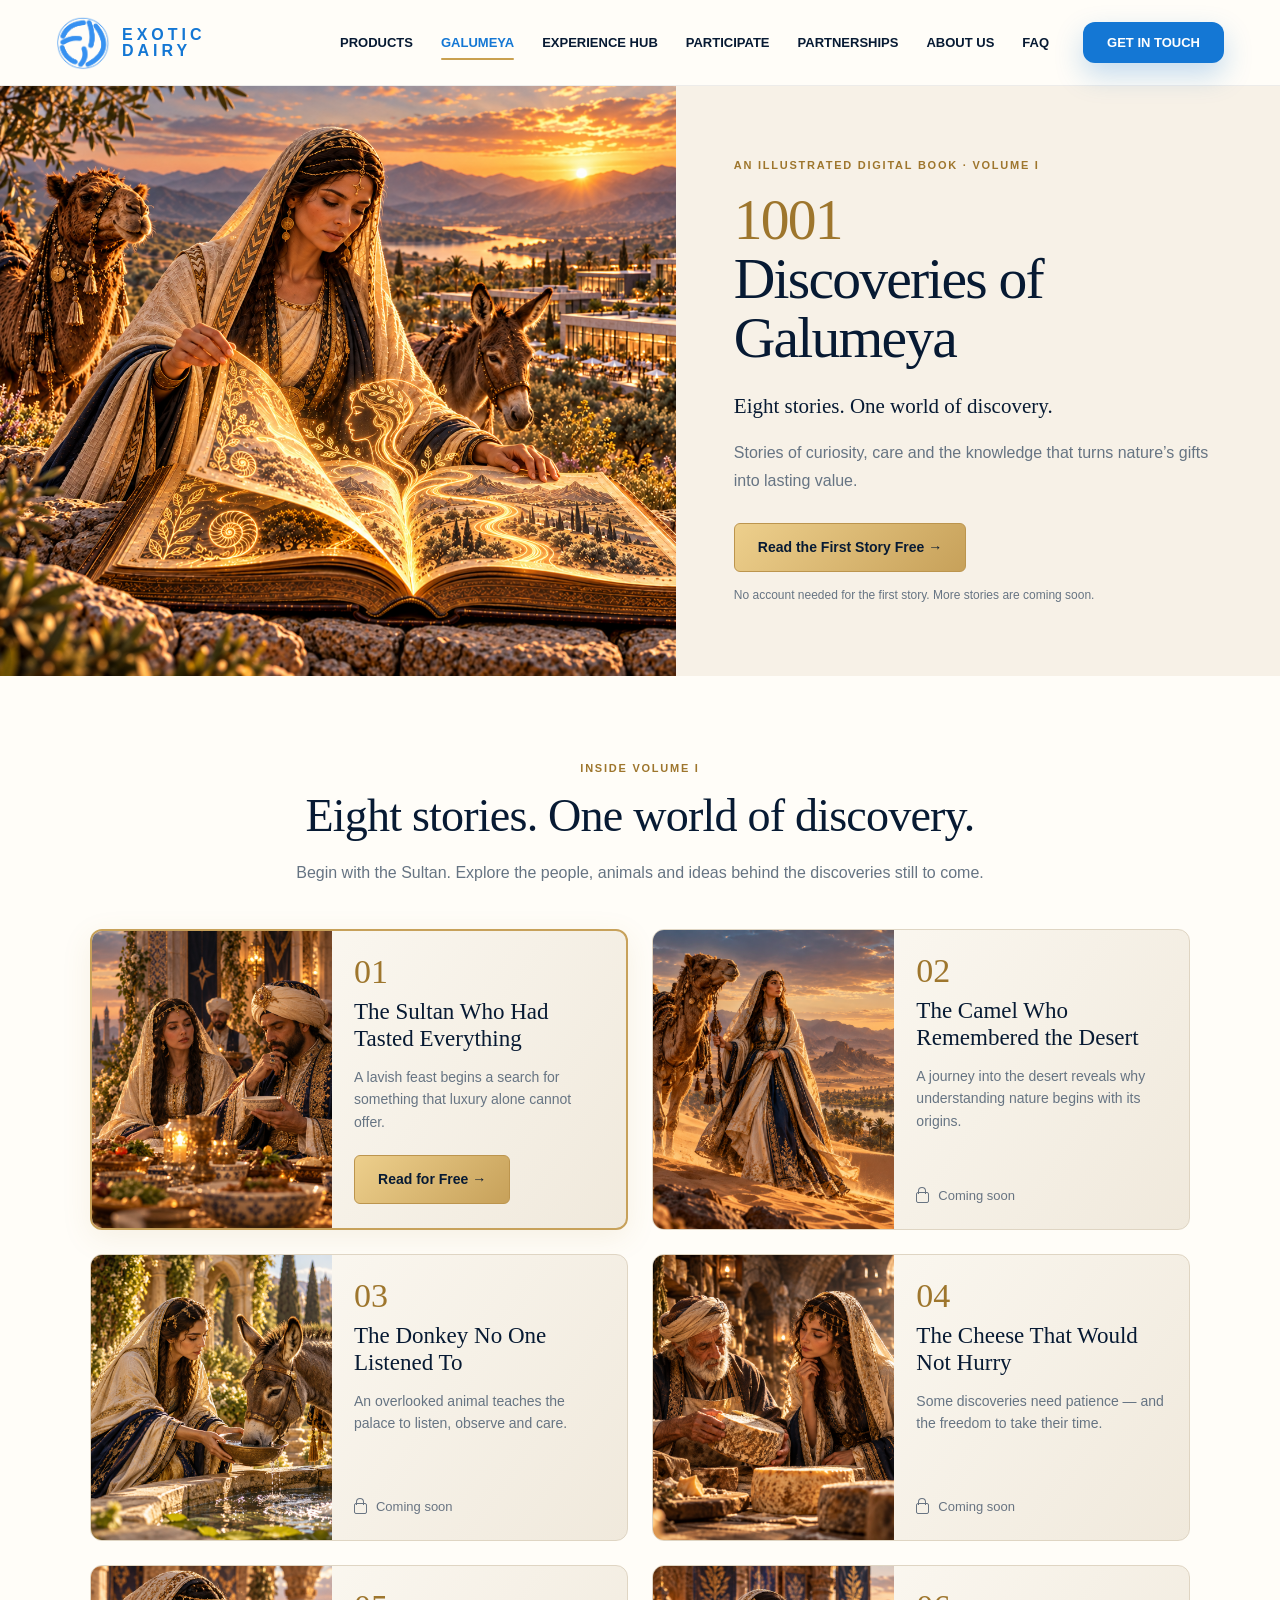
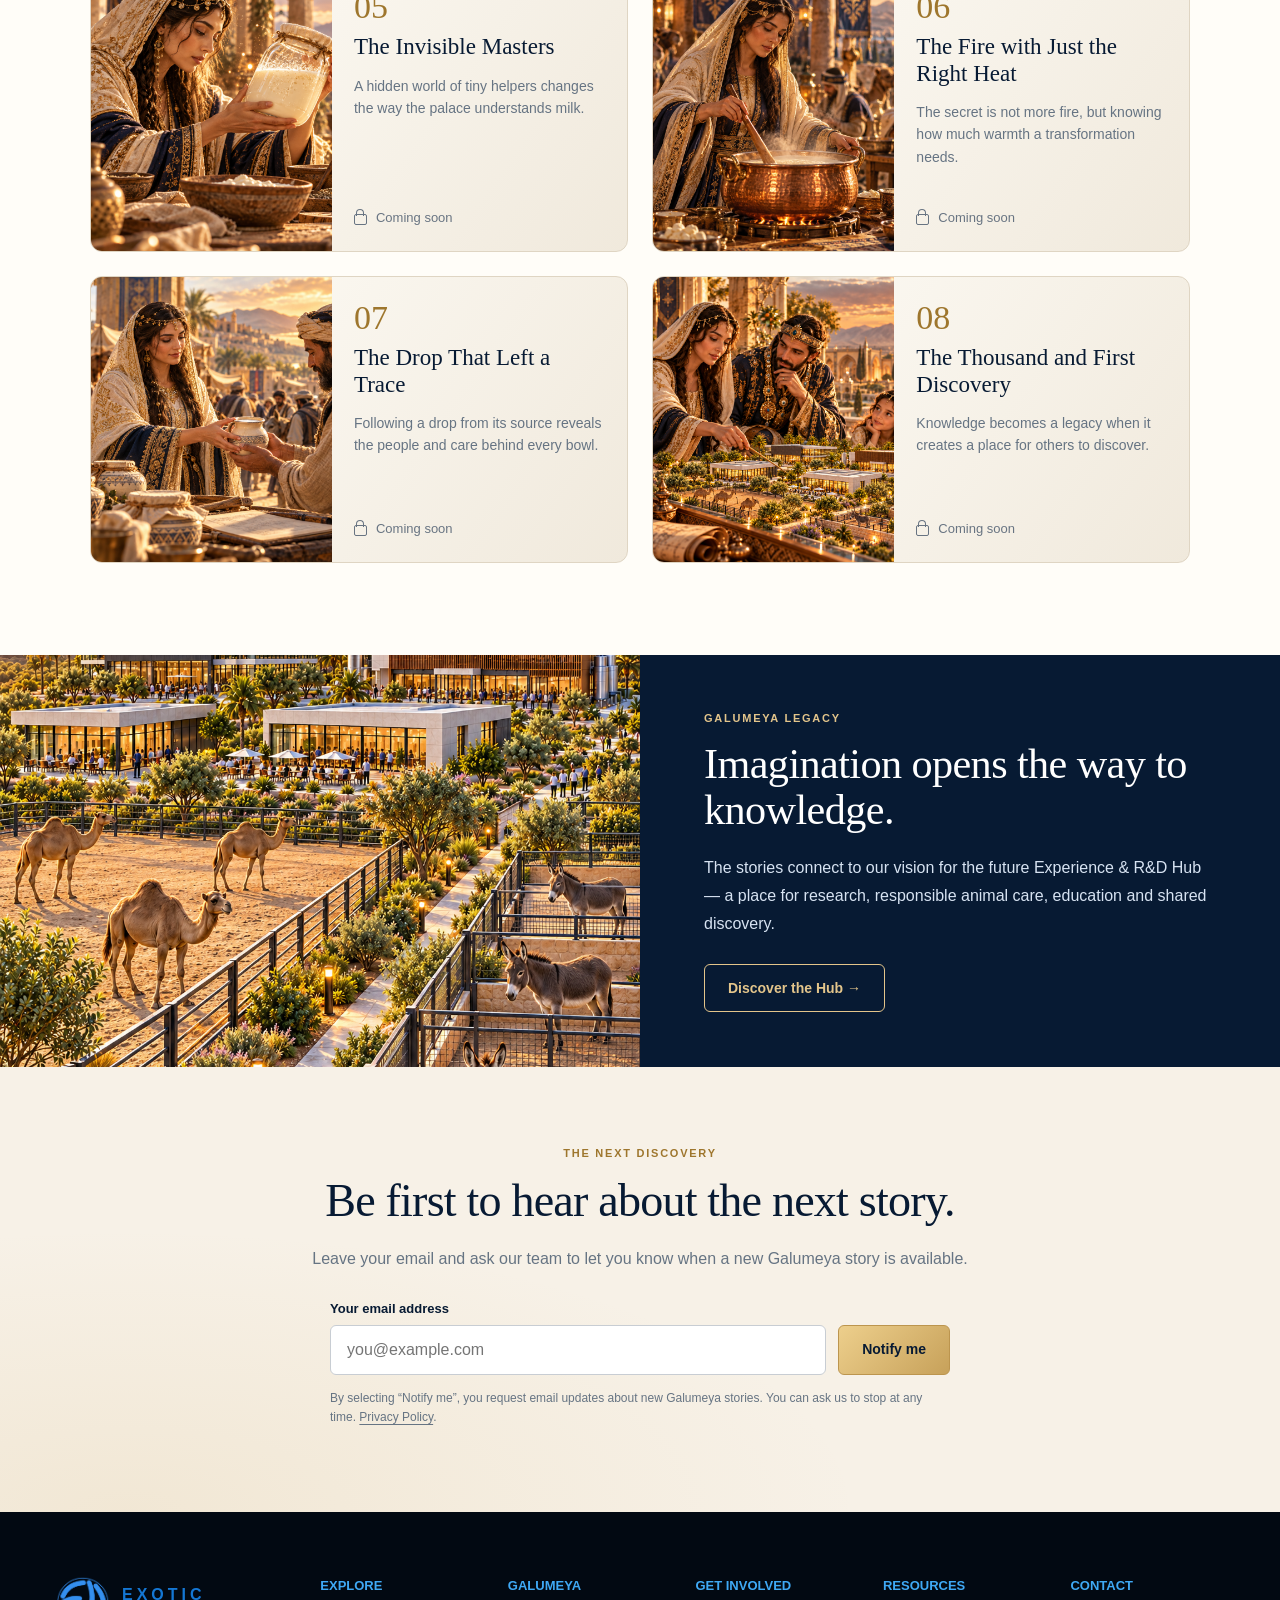
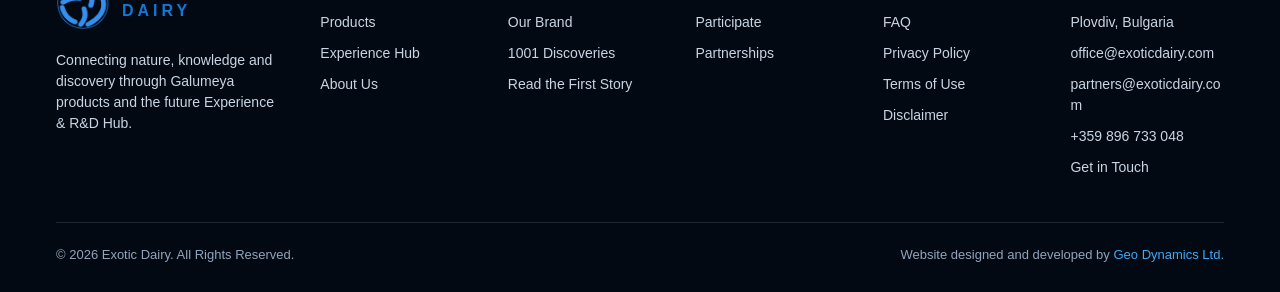
<file: galumeya-book.html>
<!doctype html>
<html lang="en">
<head>
  <meta charset="UTF-8">
  <meta name="viewport" content="width=device-width, initial-scale=1.0">

  <title>1001 Discoveries of Galumeya — Volume I</title>

  <meta
    name="description"
    content="Discover eight illustrated Galumeya stories about curiosity, care and knowledge. Read the first story for free."
  >

  <link
    rel="canonical"
    href="https://exoticdairy.com/galumeya-book.html"
  >

  <meta property="og:type" content="website">
  <meta property="og:site_name" content="Exotic Dairy">
  <meta property="og:title" content="1001 Discoveries of Galumeya">
  <meta
    property="og:description"
    content="Eight stories. One world of discovery. Read the first story for free."
  >
  <meta
    property="og:url"
    content="https://exoticdairy.com/galumeya-book.html"
  >
  <meta
    property="og:image"
    content="https://exoticdairy.com/assets/images/galumeya-book-hero.png"
  >

  <meta name="twitter:card" content="summary_large_image">
  <meta name="twitter:title" content="1001 Discoveries of Galumeya">
  <meta
    name="twitter:description"
    content="Eight stories. One world of discovery."
  >
  <meta
    name="twitter:image"
    content="https://exoticdairy.com/assets/images/galumeya-book-hero.png"
  >

  <link rel="icon" type="image/png" href="favicon.png">

  <style>
    /* ======================================================
       BASE
    ====================================================== */

    :root {
      --white: #ffffff;
      --ivory: #f7f1e7;
      --ivory-light: #fffdf8;
      --navy: #071a33;
      --blue: #1477d4;
      --gold: #c9a04f;
      --gold-dark: #9e762d;
      --text: #25384b;
      --muted: #667483;
      --line: #dfd5c3;
      --header-height: 86px;
    }

    *,
    *::before,
    *::after {
      box-sizing: border-box;
    }

    html {
      scroll-behavior: smooth;
      scroll-padding-top: calc(var(--header-height) + 20px);
    }

    body {
      margin: 0;
      color: var(--text);
      background: var(--ivory-light);
      font-family: Arial, Helvetica, sans-serif;
      -webkit-font-smoothing: antialiased;
    }

    body.modal-open {
      overflow: hidden;
    }

    h1,
    h2,
    h3,
    p {
      margin: 0;
    }

    img {
      display: block;
      max-width: 100%;
    }

    button,
    input,
    select,
    textarea {
      font: inherit;
    }

    button,
    a,
    input,
    select,
    textarea {
      -webkit-tap-highlight-color: transparent;
    }

    a {
      color: inherit;
    }

    button {
      cursor: pointer;
    }

    [hidden] {
      display: none !important;
    }

    :focus-visible {
      outline: 3px solid var(--blue);
      outline-offset: 5px;
    }

    .skip-link {
      position: fixed;
      top: 12px;
      left: 12px;
      z-index: 10000;
      padding: 12px 18px;
      transform: translateY(-160%);
      border-radius: 6px;
      background: var(--navy);
      color: white;
    }

    .skip-link:focus {
      transform: none;
    }

    .btn {
      display: inline-flex;
      align-items: center;
      justify-content: center;
      min-height: 48px;
      padding: 14px 24px;
      border: 1px solid var(--blue);
      border-radius: 6px;
      background: var(--blue);
      color: white;
      font-size: 14px;
      font-weight: 700;
      line-height: 1.3;
      text-decoration: none;
      text-align: center;
      transition: background .2s ease, transform .2s ease;
    }

    .btn:hover {
      background: #1065b5;
    }

    button:disabled {
      cursor: wait;
      opacity: .65;
    }

    /* ======================================================
       HEADER
    ====================================================== */

    .site-header {
      position: sticky;
      top: 0;
      z-index: 100;
      display: flex;
      align-items: center;
      justify-content: space-between;
      gap: 24px;
      min-height: var(--header-height);
      padding: 14px 4vw;
      border-bottom: 1px solid rgba(7, 26, 51, .07);
      background: white;
    }

    .logo {
      display: inline-flex;
      flex-shrink: 0;
      align-items: center;
      gap: 12px;
      color: var(--blue);
      text-decoration: none;
    }

    .logo img {
      width: 50px;
      height: 50px;
      object-fit: contain;
    }

    .logo span {
      font-size: 18px;
      font-weight: 800;
      line-height: 1.05;
      letter-spacing: .12em;
    }

    .nav {
      display: flex;
      align-items: center;
      gap: clamp(14px, 1.7vw, 28px);
    }

    .nav > a {
      position: relative;
      padding: 8px 0;
      color: var(--navy);
      font-size: 13px;
      font-weight: 700;
      text-decoration: none;
      white-space: nowrap;
    }

    .nav > a:hover,
    .nav > a.active {
      color: var(--blue);
    }

    .nav > a.active::after {
      content: "";
      position: absolute;
      right: 0;
      bottom: 0;
      left: 0;
      height: 2px;
      background: var(--gold);
    }

    .header-btn {
      flex-shrink: 0;
    }

    .menu-btn {
      display: none;
      align-items: center;
      justify-content: center;
      width: 44px;
      height: 44px;
      border: 1px solid #dce4eb;
      border-radius: 6px;
      background: white;
      color: var(--navy);
      font-size: 25px;
      line-height: 1;
    }

    .nav > .mobile-contact-btn {
      display: none;
    }

    /* ======================================================
       BOOK — SHARED ELEMENTS
    ====================================================== */

    .book-page {
      overflow: hidden;
      background: var(--ivory-light);
    }

    .book-wrap {
      width: min(1240px, 86%);
      margin: 0 auto;
    }

    .book-eyebrow {
      color: var(--gold-dark);
      font-size: 11px;
      font-weight: 800;
      line-height: 1.5;
      letter-spacing: .16em;
      text-transform: uppercase;
    }

    .book-button {
      display: inline-flex;
      align-items: center;
      justify-content: center;
      gap: 10px;
      min-height: 48px;
      padding: 14px 23px;
      border: 1px solid #bc954e;
      border-radius: 6px;
      background: linear-gradient(135deg, #edcf8c, #c7a15a);
      color: var(--navy);
      font-size: 14px;
      font-weight: 700;
      line-height: 1.35;
      text-decoration: none;
      text-align: center;
      transition: filter .2s ease;
    }

    .book-button:hover {
      filter: brightness(1.05);
    }

    .book-description {
      color: var(--muted);
      font-size: 16px;
      line-height: 1.75;
    }

    .book-note {
      margin-top: 14px;
      color: var(--muted);
      font-size: 12px;
      line-height: 1.65;
    }

    .book-section-head {
      max-width: 800px;
      margin: 0 auto 42px;
      text-align: center;
    }

    .book-section-head h2 {
      margin: 14px 0 18px;
      color: var(--navy);
      font-family: Georgia, "Times New Roman", serif;
      font-size: clamp(32px, 3.6vw, 48px);
      font-weight: 400;
      line-height: 1.1;
      letter-spacing: -.8px;
    }

    /* ======================================================
       HERO
    ====================================================== */

    .book-hero {
      display: grid;
      grid-template-columns: 1.12fr 1fr;
      background: var(--ivory);
    }

    .book-hero-art {
      position: relative;
      min-width: 0;
      min-height: 590px;
      overflow: hidden;
    }

    .book-hero-art img {
      position: absolute;
      inset: 0;
      width: 100%;
      height: 100%;
      object-fit: cover;
      object-position: 45% center;
    }

    .book-hero-copy {
      align-self: center;
      width: 100%;
      max-width: 680px;
      padding: 56px clamp(28px, 4.5vw, 76px);
    }

    .book-hero h1 {
      margin: 18px 0 24px;
      color: var(--navy);
      font-family: Georgia, "Times New Roman", serif;
      font-size: clamp(42px, 4.5vw, 70px);
      font-weight: 400;
      line-height: 1.02;
      letter-spacing: -1.8px;
    }

    .book-hero h1 span {
      color: var(--gold-dark);
    }

    .book-hero-lead {
      margin-bottom: 16px;
      color: var(--navy);
      font-family: Georgia, "Times New Roman", serif;
      font-size: 21px;
      line-height: 1.5;
    }

    .book-hero .book-button {
      margin-top: 28px;
    }

    /* ======================================================
       EIGHT STORIES
    ====================================================== */

    .book-stories {
      padding: 84px 0 92px;
    }

    .book-story-grid {
      display: grid;
      grid-template-columns: repeat(2, minmax(0, 1fr));
      gap: 24px;
    }

    .book-story {
      display: grid;
      grid-template-columns: 45% 55%;
      min-width: 0;
      overflow: hidden;
      border: 1px solid var(--line);
      border-radius: 12px;
      background: linear-gradient(125deg, #fffdf8, #f0e9dc);
    }

    .book-story[data-status="free"] {
      border: 2px solid #c7a15a;
      box-shadow: 0 8px 30px rgba(167, 123, 50, .1);
    }

    .book-story-art {
      position: relative;
      min-width: 0;
      min-height: 285px;
      overflow: hidden;
    }

    .book-story-art img {
      position: absolute;
      inset: 0;
      width: 100%;
      height: 100%;
      object-fit: cover;
    }

    .book-story[data-story="1"] .book-story-art img {
      object-position: 65% center;
    }

    .book-story[data-story="2"] .book-story-art img {
      object-position: 25% center;
    }

    .book-story-body {
      display: flex;
      flex-direction: column;
      align-items: flex-start;
      min-width: 0;
      padding: 24px 22px;
    }

    .book-story-number {
      margin-bottom: 10px;
      color: var(--gold-dark);
      font-family: Georgia, "Times New Roman", serif;
      font-size: 34px;
      line-height: 1;
    }

    .book-story h3 {
      margin-bottom: 14px;
      color: var(--navy);
      font-family: Georgia, "Times New Roman", serif;
      font-size: 23px;
      font-weight: 400;
      line-height: 1.15;
    }

    .book-story p {
      margin-bottom: 22px;
      color: var(--muted);
      font-size: 14px;
      line-height: 1.6;
    }

    .book-story .book-button,
    .book-story-status {
      margin-top: auto;
    }

    .book-story-status {
      display: inline-flex;
      align-items: center;
      gap: 9px;
      color: #687482;
      font-size: 13px;
      line-height: 1.5;
    }

    .lock-icon {
      position: relative;
      display: inline-block;
      flex: none;
      width: 13px;
      height: 11px;
      margin-top: 5px;
      border: 1.6px solid currentColor;
      border-radius: 2px;
    }

    .lock-icon::before {
      content: "";
      position: absolute;
      bottom: calc(100% - 1px);
      left: 1px;
      width: 8px;
      height: 7px;
      border: 1.6px solid currentColor;
      border-bottom: 0;
      border-radius: 6px 6px 0 0;
    }

    /* ======================================================
       HUB / LEGACY
    ====================================================== */

    .book-legacy {
      display: grid;
      grid-template-columns: 1fr 1fr;
      background: var(--navy);
      color: white;
    }

    .book-legacy-art {
      position: relative;
      min-width: 0;
      min-height: 390px;
      overflow: hidden;
    }

    .book-legacy-art img {
      position: absolute;
      inset: 0;
      width: 100%;
      height: 100%;
      object-fit: cover;
      object-position: center 40%;
    }

    .book-legacy-copy {
      align-self: center;
      max-width: 700px;
      padding: 55px clamp(28px, 5vw, 80px);
    }

    .book-legacy .book-eyebrow {
      color: #e3c58b;
    }

    .book-legacy h2 {
      margin: 14px 0 20px;
      font-family: Georgia, "Times New Roman", serif;
      font-size: clamp(32px, 3.3vw, 46px);
      font-weight: 400;
      line-height: 1.1;
      letter-spacing: -.6px;
    }

    .book-legacy .book-description {
      color: #d7e3f2;
    }

    .book-legacy .book-button {
      margin-top: 26px;
      border-color: #e3c58b;
      background: transparent;
      color: #e3c58b;
    }

    /* ======================================================
       NOTIFY ME
    ====================================================== */

    .book-notify {
      padding: 78px 22px 84px;
      background:
        radial-gradient(
          ellipse at 10% 100%,
          rgba(201, 160, 79, .12),
          transparent 45%
        ),
        var(--ivory);
    }

    .book-notify .book-section-head {
      margin-bottom: 28px;
    }

    .book-notify-form {
      max-width: 620px;
      margin: 0 auto;
    }

    .book-notify-form label {
      display: block;
      margin-bottom: 9px;
      color: var(--navy);
      font-size: 13px;
      font-weight: 700;
    }

    .book-notify-row {
      display: flex;
      align-items: stretch;
      gap: 12px;
    }

    .book-notify-row input {
      flex: 1;
      min-width: 0;
      width: 100%;
      min-height: 50px;
      padding: 14px 16px;
      border: 1px solid #c8cdd3;
      border-radius: 6px;
      background: white;
      color: var(--navy);
      font-size: 16px;
    }

    .book-notify-row button {
      flex-shrink: 0;
    }

    .book-note a {
      text-underline-offset: 3px;
    }

    .form-status {
      margin-top: 16px;
      color: var(--navy);
      font-size: 14px;
      line-height: 1.6;
    }

    .form-status:empty {
      display: none;
    }

    .form-status[data-state="error"] {
      color: #a32929;
    }

    .form-status[data-state="success"] {
      color: #256044;
    }

    /* ======================================================
       FOOTER
    ====================================================== */

    .footer {
      padding: 64px 5vw 24px;
      background: #061426;
      color: #c5d0de;
    }

    .footer-top {
      display: grid;
      grid-template-columns: 1.6fr repeat(5, minmax(0, 1fr));
      gap: 28px;
      max-width: 1440px;
      margin: 0 auto;
    }

    .footer-brand {
      display: flex;
      align-items: center;
      gap: 12px;
      margin-bottom: 20px;
      color: white;
    }

    .footer-brand img {
      width: 48px;
      height: 48px;
      object-fit: contain;
    }

    .footer-brand span {
      font-size: 17px;
      font-weight: 800;
      line-height: 1.05;
      letter-spacing: .08em;
    }

    .footer-main > p {
      max-width: 280px;
      font-size: 13px;
      line-height: 1.75;
    }

    .footer-col {
      display: flex;
      flex-direction: column;
      align-items: flex-start;
      gap: 11px;
      min-width: 0;
    }

    .footer-col h3 {
      margin-bottom: 7px;
      color: #8fd2ff;
      font-size: 11px;
      font-weight: 800;
      letter-spacing: .12em;
      text-transform: uppercase;
    }

    .footer-col a,
    .footer-col p {
      font-size: 12px;
      line-height: 1.55;
      text-decoration: none;
      overflow-wrap: anywhere;
    }

    .footer-col a:hover,
    .footer-bottom a:hover {
      color: white;
    }

    .footer-bottom {
      display: flex;
      justify-content: space-between;
      gap: 20px;
      max-width: 1440px;
      margin: 46px auto 0;
      padding-top: 22px;
      border-top: 1px solid rgba(255, 255, 255, .12);
    }

    .footer-bottom p {
      font-size: 11px;
      line-height: 1.7;
    }

    .footer-bottom a {
      color: inherit;
      text-underline-offset: 3px;
    }

    /* ======================================================
       CONTACT MODAL
    ====================================================== */

    .modal {
      position: fixed;
      inset: 0;
      z-index: 1000;
      display: grid;
      place-items: center;
      padding: 20px;
    }

    .modal-backdrop {
      position: absolute;
      inset: 0;
      background: rgba(3, 12, 24, .76);
      backdrop-filter: blur(5px);
    }

    .modal-panel {
      position: relative;
      z-index: 1;
      width: min(700px, 100%);
      max-height: calc(100dvh - 40px);
      overflow: auto;
      padding: 40px;
      border-radius: 20px;
      background: white;
      box-shadow: 0 30px 100px rgba(0, 0, 0, .3);
    }

    .modal-x {
      position: absolute;
      top: 14px;
      right: 14px;
      display: grid;
      place-items: center;
      width: 40px;
      height: 40px;
      padding: 0;
      border: 1px solid #dce4eb;
      border-radius: 50%;
      background: white;
      color: var(--navy);
      font-size: 27px;
      line-height: 1;
    }

    .modal-panel h2 {
      margin: 12px 36px 15px 0;
      color: var(--navy);
      font-family: Georgia, "Times New Roman", serif;
      font-size: clamp(30px, 4vw, 42px);
      font-weight: 400;
      line-height: 1.1;
    }

    .modal-intro {
      margin-bottom: 25px;
      color: var(--muted);
      font-size: 15px;
      line-height: 1.65;
    }

    .contact-form {
      display: grid;
      grid-template-columns: repeat(2, minmax(0, 1fr));
      gap: 18px;
    }

    .form-row {
      display: flex;
      flex-direction: column;
      gap: 8px;
      min-width: 0;
    }

    .form-row.full,
    .contact-form > .form-status {
      grid-column: 1 / -1;
    }

    .form-row > label {
      color: var(--navy);
      font-size: 13px;
      font-weight: 700;
    }

    .form-row input,
    .form-row select,
    .form-row textarea {
      width: 100%;
      min-width: 0;
      padding: 12px 13px;
      border: 1px solid #c8d2dc;
      border-radius: 6px;
      background: white;
      color: var(--navy);
      font-size: 16px;
    }

    .form-row textarea {
      min-height: 120px;
      resize: vertical;
    }

    .form-row .checkbox-label {
      display: flex;
      align-items: flex-start;
      gap: 10px;
      color: var(--muted);
      font-size: 12px;
      font-weight: 400;
      line-height: 1.6;
    }

    .checkbox-label input {
      flex: none;
      width: 17px;
      height: 17px;
      margin: 2px 0 0;
      accent-color: var(--blue);
    }

    .contact-form > button {
      justify-self: start;
    }

    /* ======================================================
       RESPONSIVE
    ====================================================== */

    @media (max-width: 1180px) {
      .site-header {
        gap: 16px;
        padding-right: 24px;
        padding-left: 24px;
      }

      .nav {
        gap: 14px;
      }

      .nav > a {
        font-size: 12px;
      }

      .header-btn {
        padding-right: 17px;
        padding-left: 17px;
      }

      .footer-top {
        grid-template-columns: repeat(3, minmax(0, 1fr));
        gap: 36px;
      }
    }

    @media (max-width: 1050px) {
      .book-wrap {
        width: 92%;
      }

      .book-story {
        grid-template-columns: 1fr;
      }

      .book-story-art {
        min-height: 0;
        aspect-ratio: 3 / 2;
      }

      .book-story-body {
        min-height: 250px;
      }

      .book-hero-art {
        min-height: 540px;
      }
    }

    @media (max-width: 980px) {
      :root {
        --header-height: 76px;
      }

      .site-header {
        flex-wrap: wrap;
      }

      .logo img {
        width: 44px;
        height: 44px;
      }

      .logo span {
        font-size: 16px;
      }

      .menu-btn {
        display: inline-flex;
        margin-left: auto;
      }

      .header-btn {
        display: none;
      }

      .nav {
        display: none;
        order: 3;
        flex-basis: 100%;
        align-items: stretch;
        gap: 0;
        max-height: calc(100dvh - 100px);
        overflow: auto;
        padding: 8px 0 10px;
      }

      .nav.is-open {
        display: flex;
        flex-direction: column;
      }

      .nav > a {
        padding: 13px 4px;
        font-size: 14px;
      }

      .nav > a.active::after {
        display: none;
      }

      .nav > .mobile-contact-btn {
        display: block;
        margin-top: 8px;
        padding: 13px 18px;
        border-radius: 6px;
        background: var(--blue);
        color: white;
        text-align: center;
      }
    }

    @media (max-width: 760px) {
      .book-hero,
      .book-legacy {
        grid-template-columns: 1fr;
      }

      .book-hero-art {
        min-height: 0;
        aspect-ratio: 3 / 2;
      }

      .book-hero-copy {
        max-width: none;
        padding: 38px 24px 46px;
      }

      .book-hero h1 {
        font-size: clamp(42px, 8vw, 62px);
      }

      .book-legacy-art {
        min-height: 0;
        aspect-ratio: 16 / 9;
      }

      .book-legacy-copy {
        padding: 38px 24px 46px;
      }

      .book-stories {
        padding: 58px 0 64px;
      }

      .book-notify {
        padding: 58px 22px 64px;
      }

      .footer-top {
        grid-template-columns: repeat(2, minmax(0, 1fr));
      }

      .footer-main {
        grid-column: 1 / -1;
      }

      .footer-main > p {
        max-width: 460px;
      }

      .footer-bottom {
        flex-direction: column;
        gap: 10px;
      }
    }

    @media (max-width: 520px) {
      .site-header {
        padding-right: 20px;
        padding-left: 20px;
      }

      .book-wrap {
        width: calc(100% - 40px);
      }

      .book-story-grid {
        grid-template-columns: 1fr;
        gap: 22px;
      }

      .book-story-body {
        min-height: 0;
        padding: 25px;
      }

      .book-story h3 {
        font-size: 28px;
      }

      .book-section-head h2 {
        font-size: 34px;
      }

      .book-notify-row {
        flex-direction: column;
      }

      .footer {
        padding: 48px 22px 24px;
      }

      .footer-top {
        gap: 30px 22px;
      }

      .modal {
        padding: 12px;
      }

      .modal-panel {
        max-height: calc(100dvh - 24px);
        padding: 32px 22px 26px;
        border-radius: 16px;
      }

      .contact-form {
        grid-template-columns: 1fr;
      }
    }

    @media (prefers-reduced-motion: reduce) {
      html {
        scroll-behavior: auto;
      }

      *,
      *::before,
      *::after {
        transition: none !important;
      }
    }

    /* ======================================================
    FOOTER — SAME AS THE MAIN WEBSITE
    ====================================================== */

    .footer {
    padding: 64px 56px 28px;
    background: #020912;
    color: #ffffff;
    font-family: Arial, Helvetica, sans-serif;
    font-size: 16px;
    font-weight: 400;
    line-height: 1.5;
    letter-spacing: normal;
    text-align: left;
    }

    .footer,
    .footer * {
    box-sizing: border-box;
    }

    .footer p,
    .footer h3 {
    margin: 0;
    padding: 0;
    }

    .footer a {
    color: inherit;
    text-decoration: none;
    }

    .footer-top {
    display: grid;
    grid-template-columns: 1.5fr repeat(5, 1fr);
    gap: 34px;
    align-items: start;
    }

    .footer-brand {
    display: flex;
    align-items: center;
    gap: 12px;
    color: #1477d4;
    font-weight: 800;
    letter-spacing: 4px;
    line-height: 1;
    }

    .footer-brand img {
    display: block;
    width: 54px;
    height: 54px;
    object-fit: contain;
    }

    .footer-brand span {
    font-size: inherit;
    font-weight: inherit;
    line-height: inherit;
    letter-spacing: inherit;
    }

    .footer-main p {
    max-width: 360px;
    margin-top: 18px;
    color: #c9d5e4;
    font-size: 14px;
    line-height: 1.5;
    }

    .footer-col {
    display: grid;
    gap: 10px;
    }

    .footer-col h3 {
    margin-bottom: 6px;
    color: #3fa9f5;
    font-family: Arial, Helvetica, sans-serif;
    font-size: 13px;
    font-weight: 700;
    line-height: 1.5;
    letter-spacing: normal;
    text-transform: uppercase;
    }

    .footer-col a,
    .footer-col p {
    color: #c9d5e4;
    font-size: 14px;
    font-weight: 400;
    line-height: 1.5;
    }

    .footer-col a:hover {
    color: #ffffff;
    }

    .footer-bottom {
    display: flex;
    justify-content: space-between;
    gap: 20px;
    margin-top: 44px;
    padding-top: 22px;
    border-top: 1px solid rgba(255, 255, 255, .12);
    color: #91a4bb;
    font-size: 13px;
    }

    .footer-bottom p {
    font-size: inherit;
    line-height: 1.5;
    }

    .footer-bottom a {
    color: #3fa9f5;
    }

    /* TABLET */

    @media (max-width: 1100px) {
    .footer-top {
        grid-template-columns: repeat(2, 1fr);
    }

    .footer-main {
        grid-column: 1 / -1;
    }
    }

    /* MOBILE */

    @media (max-width: 680px) {
    .footer {
        padding: 48px 22px 24px;
    }

    .footer-brand {
        font-size: 13px;
    }

    .footer-brand img {
        width: 44px;
        height: 44px;
    }

    .footer-top {
        grid-template-columns: 1fr;
    }

    .footer-bottom {
        flex-direction: column;
    }
  }
  /* HEADER — consistent layout */

    :root {
    --header-height: 86px;
    }

    .site-header {
    height: var(--header-height);
    min-height: var(--header-height);
    padding: 0 56px;
    gap: 34px;
    flex-wrap: nowrap;
    justify-content: flex-start;
    background: var(--ivory-light);
    }

    .site-header .logo {
    flex-shrink: 0;
    gap: 12px;
    }

    .site-header .logo img {
    width: 54px;
    height: 54px;
    }

    .site-header .logo span {
    font-size: 16px;
    font-weight: 800;
    line-height: 1;
    letter-spacing: 4px;
    }

    .site-header .nav {
    position: static;
    display: flex;
    flex-direction: row;
    flex-basis: auto;
    align-items: center;
    gap: 28px;
    margin-left: auto;
    padding: 0;
    max-height: none;
    overflow: visible;
    }

    .site-header .nav > a {
    position: relative;
    padding: 8px 0;
    font-size: 13px;
    font-weight: 800;
    line-height: 1.5;
    text-transform: uppercase;
    white-space: nowrap;
    }

    .site-header .nav > a.active {
    width: auto;
    align-self: auto;
    color: #1477d4;
    }

    .site-header .nav > a.active::after {
    content: "";
    display: block;
    position: absolute;
    left: 0;
    right: 0;
    bottom: 0;
    height: 2px;
    background: #c9a04f;
    border-radius: 2px;
    }

    .site-header .header-btn {
    display: inline-flex;
    flex-shrink: 0;
    min-height: 0;
    padding: 14px 24px;
    border: 0;
    border-radius: 12px;
    font-size: 13px;
    font-weight: 800;
    line-height: 1;
    text-transform: uppercase;
    white-space: nowrap;
    box-shadow: 0 12px 28px rgba(20, 119, 212, .25);
    }

    .site-header .menu-btn,
    .site-header .nav > .mobile-contact-btn {
    display: none;
    }

    /* Mobile navigation starts at the same width as the main site */

    @media (max-width: 1100px) {
    .site-header {
        padding: 0 24px;
    }

    .site-header .nav,
    .site-header .header-btn {
        display: none;
    }

    .site-header .menu-btn {
        display: inline-flex;
        flex-shrink: 0;
        margin-left: auto;
        background: transparent;
    }

    .site-header .nav.is-open {
        position: absolute;
        top: 100%;
        right: 0;
        left: 0;
        display: flex;
        flex-direction: column;
        align-items: stretch;
        gap: 8px;
        margin: 0;
        padding: 26px;
        max-height: calc(100dvh - var(--header-height));
        overflow-y: auto;
        background: var(--ivory-light);
        border-bottom: 1px solid var(--line);
        box-shadow: 0 20px 60px rgba(7, 21, 40, .12);
    }

    .site-header .nav > a {
        padding: 10px 0;
    }

    .site-header .nav > a.active {
        align-self: flex-start;
        width: fit-content;
    }

    .site-header .nav > .mobile-contact-btn {
        display: block;
        margin-top: 16px;
        padding: 14px;
        border-radius: 12px;
        background: #1477d4;
        color: #ffffff;
        text-align: center;
    }
    }

    @media (max-width: 680px) {
    :root {
        --header-height: 74px;
    }

    .site-header {
        padding: 0 18px;
    }

    .site-header .logo img {
        width: 44px;
        height: 44px;
    }

    .site-header .logo span {
        font-size: 13px;
    }
    }
  </style>
</head>

<body>

  <a class="skip-link" href="#main">
    Skip to content
  </a>

  <!-- HEADER -->

  <header class="site-header">
    <a class="logo" href="index.html">
      <img
        src="assets/images/logo.png"
        alt="Exotic Dairy logo"
        width="50"
        height="50"
      >
      <span>EXOTIC<br>DAIRY</span>
    </a>

    <nav class="nav" id="nav" aria-label="Main navigation">
      <a href="products.html">Products</a>
      <a class="active" href="galumeya.html">Galumeya</a>
      <a href="experience-hub.html">Experience Hub</a>
      <a href="participate.html">Participate</a>
      <a href="partnerships.html">Partnerships</a>
      <a href="about.html">About Us</a>
      <a href="faq.html">FAQ</a>

      <a
        class="mobile-contact-btn"
        href="#contactModal"
        data-open-contact
      >
        Get in Touch
      </a>
    </nav>

    <button
      class="menu-btn"
      id="menuBtn"
      type="button"
      aria-label="Open navigation"
      aria-controls="nav"
      aria-expanded="false"
    >
      <span aria-hidden="true">☰</span>
    </button>

    <a
      class="btn header-btn"
      href="#contactModal"
      data-open-contact
    >
      Get in touch
    </a>
  </header>


  <main class="book-page" id="main">

    <!-- HERO -->

    <section class="book-hero" aria-labelledby="bookTitle">
      <div class="book-hero-art">
        <img
          src="assets/images/galumeya-book-hero.png"
          alt="Galumeya reading an illuminated book beside a camel and donkey"
          width="1536"
          height="1024"
          fetchpriority="high"
        >
      </div>

      <div class="book-hero-copy">
        <p class="book-eyebrow">
          An illustrated digital book · Volume I
        </p>

        <h1 id="bookTitle">
          <span>1001</span><br>
          Discoveries of Galumeya
        </h1>

        <p class="book-hero-lead">
          Eight stories. One world of discovery.
        </p>

        <p class="book-description">
          Stories of curiosity, care and the knowledge that
          turns nature’s gifts into lasting value.
        </p>

        <a
          class="book-button"
          href="book-read.html?story=1"
        >
          Read the First Story Free →
        </a>

        <p class="book-note">
          No account needed for the first story.
          More stories are coming soon.
        </p>
      </div>
    </section>


    <!-- EIGHT STORIES -->

    <section
      class="book-stories"
      id="stories"
      aria-labelledby="storiesTitle"
    >
      <div class="book-wrap">
        <header class="book-section-head">
          <p class="book-eyebrow">
            Inside Volume I
          </p>

          <h2 id="storiesTitle">
            Eight stories. One world of discovery.
          </h2>

          <p class="book-description">
            Begin with the Sultan. Explore the people, animals
            and ideas behind the discoveries still to come.
          </p>
        </header>

        <div class="book-story-grid">

          <!-- STORY 01 -->

          <article
            class="book-story"
            data-story="1"
            data-status="free"
            aria-labelledby="story1Title"
          >
            <div class="book-story-art">
              <img
                src="assets/images/galumeya-book-cover-01.png"
                alt=""
                width="1536"
                height="1024"
                loading="lazy"
              >
            </div>

            <div class="book-story-body">
              <span class="book-story-number">01</span>

              <h3 id="story1Title">
                The Sultan Who Had Tasted Everything
              </h3>

              <p>
                A lavish feast begins a search for something
                that luxury alone cannot offer.
              </p>

              <a
                class="book-button"
                href="book-read.html?story=1"
              >
                Read for Free →
              </a>
            </div>
          </article>


          <!-- STORY 02 -->

          <article
            class="book-story"
            data-story="2"
            data-status="coming-soon"
            aria-labelledby="story2Title"
          >
            <div class="book-story-art">
              <img
                src="assets/images/galumeya-book-cover-02.png"
                alt=""
                width="1536"
                height="1024"
                loading="lazy"
              >
            </div>

            <div class="book-story-body">
              <span class="book-story-number">02</span>

              <h3 id="story2Title">
                The Camel Who Remembered the Desert
              </h3>

              <p>
                A journey into the desert reveals why
                understanding nature begins with its origins.
              </p>

              <span class="book-story-status">
                <span class="lock-icon" aria-hidden="true"></span>
                Coming soon
              </span>
            </div>
          </article>


          <!-- STORY 03 -->

          <article
            class="book-story"
            data-story="3"
            data-status="coming-soon"
            aria-labelledby="story3Title"
          >
            <div class="book-story-art">
              <img
                src="assets/images/galumeya-book-cover-03.png"
                alt=""
                width="1536"
                height="1024"
                loading="lazy"
              >
            </div>

            <div class="book-story-body">
              <span class="book-story-number">03</span>

              <h3 id="story3Title">
                The Donkey No One Listened To
              </h3>

              <p>
                An overlooked animal teaches the palace
                to listen, observe and care.
              </p>

              <span class="book-story-status">
                <span class="lock-icon" aria-hidden="true"></span>
                Coming soon
              </span>
            </div>
          </article>


          <!-- STORY 04 -->

          <article
            class="book-story"
            data-story="4"
            data-status="coming-soon"
            aria-labelledby="story4Title"
          >
            <div class="book-story-art">
              <img
                src="assets/images/galumeya-book-cover-04.png"
                alt=""
                width="1536"
                height="1024"
                loading="lazy"
              >
            </div>

            <div class="book-story-body">
              <span class="book-story-number">04</span>

              <h3 id="story4Title">
                The Cheese That Would Not Hurry
              </h3>

              <p>
                Some discoveries need patience — and
                the freedom to take their time.
              </p>

              <span class="book-story-status">
                <span class="lock-icon" aria-hidden="true"></span>
                Coming soon
              </span>
            </div>
          </article>


          <!-- STORY 05 -->

          <article
            class="book-story"
            data-story="5"
            data-status="coming-soon"
            aria-labelledby="story5Title"
          >
            <div class="book-story-art">
              <img
                src="assets/images/galumeya-book-cover-05.png"
                alt=""
                width="1536"
                height="1024"
                loading="lazy"
              >
            </div>

            <div class="book-story-body">
              <span class="book-story-number">05</span>

              <h3 id="story5Title">
                The Invisible Masters
              </h3>

              <p>
                A hidden world of tiny helpers changes
                the way the palace understands milk.
              </p>

              <span class="book-story-status">
                <span class="lock-icon" aria-hidden="true"></span>
                Coming soon
              </span>
            </div>
          </article>


          <!-- STORY 06 -->

          <article
            class="book-story"
            data-story="6"
            data-status="coming-soon"
            aria-labelledby="story6Title"
          >
            <div class="book-story-art">
              <img
                src="assets/images/galumeya-book-cover-06.png"
                alt=""
                width="1536"
                height="1024"
                loading="lazy"
              >
            </div>

            <div class="book-story-body">
              <span class="book-story-number">06</span>

              <h3 id="story6Title">
                The Fire with Just the Right Heat
              </h3>

              <p>
                The secret is not more fire, but knowing
                how much warmth a transformation needs.
              </p>

              <span class="book-story-status">
                <span class="lock-icon" aria-hidden="true"></span>
                Coming soon
              </span>
            </div>
          </article>


          <!-- STORY 07 -->

          <article
            class="book-story"
            data-story="7"
            data-status="coming-soon"
            aria-labelledby="story7Title"
          >
            <div class="book-story-art">
              <img
                src="assets/images/galumeya-book-cover-07.png"
                alt=""
                width="1536"
                height="1024"
                loading="lazy"
              >
            </div>

            <div class="book-story-body">
              <span class="book-story-number">07</span>

              <h3 id="story7Title">
                The Drop That Left a Trace
              </h3>

              <p>
                Following a drop from its source reveals
                the people and care behind every bowl.
              </p>

              <span class="book-story-status">
                <span class="lock-icon" aria-hidden="true"></span>
                Coming soon
              </span>
            </div>
          </article>


          <!-- STORY 08 -->

          <article
            class="book-story"
            data-story="8"
            data-status="coming-soon"
            aria-labelledby="story8Title"
          >
            <div class="book-story-art">
              <img
                src="assets/images/galumeya-book-cover-08.png"
                alt=""
                width="1536"
                height="1024"
                loading="lazy"
              >
            </div>

            <div class="book-story-body">
              <span class="book-story-number">08</span>

              <h3 id="story8Title">
                The Thousand and First Discovery
              </h3>

              <p>
                Knowledge becomes a legacy when it creates
                a place for others to discover.
              </p>

              <span class="book-story-status">
                <span class="lock-icon" aria-hidden="true"></span>
                Coming soon
              </span>
            </div>
          </article>

        </div>
      </div>
    </section>


    <!-- GALUMEYA LEGACY -->

    <section
      class="book-legacy"
      aria-labelledby="legacyTitle"
    >
      <div class="book-legacy-art">
        <img
          src="assets/images/galumeya-story-hub.png"
          alt="The future Exotic Dairy Experience and R&D Hub"
          loading="lazy"
        >
      </div>

      <div class="book-legacy-copy">
        <p class="book-eyebrow">
          Galumeya Legacy
        </p>

        <h2 id="legacyTitle">
          Imagination opens the way to knowledge.
        </h2>

        <p class="book-description">
          The stories connect to our vision for the future
          Experience &amp; R&amp;D Hub — a place for research,
          responsible animal care, education and shared discovery.
        </p>

        <a
          class="book-button"
          href="experience-hub.html"
        >
          Discover the Hub →
        </a>
      </div>
    </section>


    <!-- NOTIFY ME -->

    <section
      class="book-notify"
      id="notify"
      aria-labelledby="notifyTitle"
    >
      <header class="book-section-head">
        <p class="book-eyebrow">
          The next discovery
        </p>

        <h2 id="notifyTitle">
          Be first to hear about the next story.
        </h2>

        <p class="book-description">
          Leave your email and ask our team to let you know
          when a new Galumeya story is available.
        </p>
      </header>

      <form
        class="book-notify-form"
        id="bookNotify"
        action="https://formspree.io/f/mqeonyjr"
        method="POST"
        data-email-form
        data-status-id="notifyStatus"
        data-success-message="Thank you. Your request has been sent to the Exotic Dairy team."
      >
        <input
          type="hidden"
          name="_subject"
          value="Galumeya — new story notification request"
        >

        <input
          type="hidden"
          name="interest"
          value="Galumeya Book — story updates"
        >

        <input
          type="hidden"
          name="message"
          value="Please email me when a new Galumeya story is available."
        >

        <label for="notifyEmail">
          Your email address
        </label>

        <div class="book-notify-row">
          <input
            id="notifyEmail"
            type="email"
            name="email"
            autocomplete="email"
            placeholder="you@example.com"
            aria-describedby="notifyPrivacy"
            required
          >

          <button class="book-button" type="submit">
            Notify me
          </button>
        </div>

        <p class="book-note" id="notifyPrivacy">
          By selecting “Notify me”, you request email updates
          about new Galumeya stories. You can ask us to stop
          at any time.
          <a href="privacy.html">Privacy Policy</a>.
        </p>

        <p
          class="form-status"
          id="notifyStatus"
          role="status"
          aria-live="polite"
          aria-atomic="true"
        ></p>
      </form>
    </section>

  </main>


  <!-- FOOTER -->

  <footer class="footer" id="contact">
    <div class="footer-top">

      <div class="footer-main">
        <div class="footer-brand">
          <img
            src="assets/images/logo.png"
            alt="Exotic Dairy logo"
            width="48"
            height="48"
            loading="lazy"
          >
          <span>EXOTIC<br>DAIRY</span>
        </div>

        <p>
          Connecting nature, knowledge and discovery through
          Galumeya products and the future Experience &amp; R&amp;D Hub.
        </p>
      </div>

      <div class="footer-col">
        <h3>Explore</h3>
        <a href="products.html">Products</a>
        <a href="experience-hub.html">Experience Hub</a>
        <a href="about.html">About Us</a>
      </div>

      <div class="footer-col">
        <h3>Galumeya</h3>
        <a href="galumeya.html">Our Brand</a>
        <a href="galumeya-book.html" aria-current="page">
          1001 Discoveries
        </a>
        <a href="book-read.html?story=1">Read the First Story</a>
      </div>

      <div class="footer-col">
        <h3>Get Involved</h3>
        <a href="participate.html">Participate</a>
        <a href="partnerships.html">Partnerships</a>
      </div>

      <div class="footer-col">
        <h3>Resources</h3>
        <a href="faq.html">FAQ</a>
        <a href="privacy.html">Privacy Policy</a>
        <a href="terms.html">Terms of Use</a>
        <a href="disclaimer.html">Disclaimer</a>
      </div>

      <div class="footer-col">
        <h3>Contact</h3>
        <p>Plovdiv, Bulgaria</p>

        <a href="mailto:office@exoticdairy.com">
          office@exoticdairy.com
        </a>

        <a href="mailto:partners@exoticdairy.com">
          partners@exoticdairy.com
        </a>

        <a href="tel:+359896733048">
          +359 896 733 048
        </a>

        <a href="#contactModal" data-open-contact>
          Get in Touch
        </a>
      </div>

    </div>

    <div class="footer-bottom">
      <p>
        © 2026 Exotic Dairy. All Rights Reserved.
      </p>

      <p>
        Website designed and developed by
        <a
          href="https://geodynamicsonline.com"
          target="_blank"
          rel="noopener"
        >
          Geo Dynamics Ltd.
        </a>
      </p>
    </div>
  </footer>


  <!-- CONTACT MODAL -->

  <div class="modal" id="contactModal" hidden>
    <div
      class="modal-backdrop"
      data-close-contact
      aria-hidden="true"
    ></div>

    <div
      class="modal-panel"
      role="dialog"
      aria-modal="true"
      aria-labelledby="contactTitle"
      aria-describedby="contactIntro"
      tabindex="-1"
    >
      <button
        class="modal-x"
        type="button"
        aria-label="Close contact form"
        data-close-contact
      >
        <span aria-hidden="true">×</span>
      </button>

      <p class="book-eyebrow">
        Contact
      </p>

      <h2 id="contactTitle">
        Let’s Build the Future Together
      </h2>

      <p class="modal-intro" id="contactIntro">
        Connect with Exotic Dairy to discuss the Galumeya book,
        products, research, partnerships and future opportunities.
      </p>

      <form
        class="contact-form"
        id="contactForm"
        action="https://formspree.io/f/mqeonyjr"
        method="POST"
        data-email-form
        data-status-id="contactStatus"
        data-success-message="Thank you for contacting Exotic Dairy. We will get back to you shortly."
      >
        <input
          type="hidden"
          name="_subject"
          value="New Galumeya Book Inquiry"
        >

        <div class="form-row">
          <label for="contactName">Name *</label>
          <input
            id="contactName"
            type="text"
            name="name"
            autocomplete="name"
            minlength="2"
            required
          >
        </div>

        <div class="form-row">
          <label for="contactEmail">Email *</label>
          <input
            id="contactEmail"
            type="email"
            name="email"
            autocomplete="email"
            required
          >
        </div>

        <div class="form-row">
          <label for="contactCompany">Company</label>
          <input
            id="contactCompany"
            type="text"
            name="company"
            autocomplete="organization"
          >
        </div>

        <div class="form-row">
          <label for="contactCountry">Country</label>
          <input
            id="contactCountry"
            type="text"
            name="country"
            autocomplete="country-name"
          >
        </div>

        <div class="form-row full">
          <label for="contactInterest">Interest</label>
          <select id="contactInterest" name="interest">
            <option>Book</option>
            <option>Galumeya Brand</option>
            <option>Products</option>
            <option>Experience Hub</option>
            <option>Research</option>
            <option>Partnerships</option>
            <option>Media</option>
          </select>
        </div>

        <div class="form-row full">
          <label for="contactMessage">Message *</label>
          <textarea
            id="contactMessage"
            name="message"
            rows="5"
            minlength="10"
            required
          ></textarea>
        </div>

        <div class="form-row full">
          <label class="checkbox-label" for="contactConsent">
            <input
              id="contactConsent"
              type="checkbox"
              name="consent"
              value="yes"
              required
            >

            <span>
              I agree to the
              <a href="privacy.html" target="_blank" rel="noopener">
                Privacy Policy
              </a>
              and consent to being contacted.
            </span>
          </label>
        </div>

        <button class="btn" type="submit">
          Send Inquiry
        </button>

        <p
          class="form-status"
          id="contactStatus"
          role="status"
          aria-live="polite"
          aria-atomic="true"
        ></p>
      </form>
    </div>
  </div>


  <script>
    (() => {
      "use strict";

      /* ====================================================
         MOBILE NAVIGATION
      ==================================================== */

      const menuButton = document.getElementById("menuBtn");
      const navigation = document.getElementById("nav");
      const mobileBreakpoint = window.matchMedia("(max-width: 1100px)");

      function setMenuOpen(open) {
        navigation.classList.toggle("is-open", open);

        menuButton.setAttribute(
          "aria-expanded",
          String(open)
        );

        menuButton.setAttribute(
          "aria-label",
          open ? "Close navigation" : "Open navigation"
        );

        menuButton.querySelector("span").textContent =
          open ? "×" : "☰";
      }

      menuButton.addEventListener("click", () => {
        const open =
          menuButton.getAttribute("aria-expanded") === "true";

        setMenuOpen(!open);
      });

      navigation.querySelectorAll("a").forEach(link => {
        link.addEventListener("click", () => {
          setMenuOpen(false);
        });
      });

      document.addEventListener("click", event => {
        if (!event.target.closest(".site-header")) {
          setMenuOpen(false);
        }
      });

      mobileBreakpoint.addEventListener("change", () => {
        setMenuOpen(false);
      });


      /* ====================================================
         CONTACT MODAL
      ==================================================== */

      const modal = document.getElementById("contactModal");
      const panel = modal.querySelector(".modal-panel");

      const pageRegions = [
        document.querySelector(".skip-link"),
        document.querySelector(".site-header"),
        document.querySelector("main"),
        document.querySelector("footer")
      ];

      let returnFocus = null;
      let previousInertStates = [];

      function getFocusableElements() {
        return Array.from(
          panel.querySelectorAll(
            'a[href], button:not([disabled]), ' +
            'input:not([disabled]):not([type="hidden"]), ' +
            'select:not([disabled]), textarea:not([disabled]), ' +
            '[tabindex]:not([tabindex="-1"])'
          )
        ).filter(element => element.getClientRects().length > 0);
      }

      function openContact(trigger) {
        if (!modal.hidden) return;

        returnFocus = trigger || document.activeElement;
        setMenuOpen(false);

        modal.hidden = false;
        document.body.classList.add("modal-open");

        previousInertStates = pageRegions.map(element => {
          const previous = element.inert;
          element.inert = true;
          return previous;
        });

        requestAnimationFrame(() => {
          modal.querySelector("[data-close-contact].modal-x").focus();
        });
      }

      function closeContact() {
        if (modal.hidden) return;

        modal.hidden = true;
        document.body.classList.remove("modal-open");

        pageRegions.forEach((element, index) => {
          element.inert = previousInertStates[index] || false;
        });

        if (
          returnFocus &&
          returnFocus.isConnected &&
          returnFocus.getClientRects().length > 0
        ) {
          returnFocus.focus();
        } else if (mobileBreakpoint.matches) {
          menuButton.focus();
        }
      }

      document.querySelectorAll("[data-open-contact]").forEach(trigger => {
        trigger.addEventListener("click", event => {
          event.preventDefault();
          openContact(trigger);
        });
      });

      modal.querySelectorAll("[data-close-contact]").forEach(control => {
        control.addEventListener("click", closeContact);
      });

      document.addEventListener("keydown", event => {
        if (event.key === "Escape") {
          if (!modal.hidden) {
            closeContact();
          } else if (navigation.classList.contains("is-open")) {
            setMenuOpen(false);
            menuButton.focus();
          }

          return;
        }

        if (modal.hidden || event.key !== "Tab") return;

        const focusable = getFocusableElements();
        const first = focusable[0];
        const last = focusable[focusable.length - 1];

        if (!first) {
          event.preventDefault();
          panel.focus();
          return;
        }

        if (event.shiftKey && document.activeElement === first) {
          event.preventDefault();
          last.focus();
        } else if (
          !event.shiftKey &&
          document.activeElement === last
        ) {
          event.preventDefault();
          first.focus();
        } else if (!panel.contains(document.activeElement)) {
          event.preventDefault();
          first.focus();
        }
      });


      /* ====================================================
         SHARED EMAIL FORM HANDLER
         Notify form + contact form use the same endpoint.
      ==================================================== */

      document.querySelectorAll("[data-email-form]").forEach(form => {
        const button = form.querySelector('button[type="submit"]');

        const feedback = document.getElementById(
          form.dataset.statusId
        );

        const originalButtonText = button.textContent.trim();

        form.addEventListener("submit", async event => {
          event.preventDefault();

          if (button.disabled || !form.reportValidity()) return;

          button.disabled = true;
          button.textContent = "Sending…";

          form.setAttribute("aria-busy", "true");

          feedback.textContent = "";
          feedback.removeAttribute("data-state");

          const controller = new AbortController();

          const timeout = setTimeout(() => {
            controller.abort();
          }, 20000);

          try {
            const response = await fetch(form.action, {
              method: "POST",
              body: new FormData(form),
              headers: {
                Accept: "application/json"
              },
              signal: controller.signal
            });

            if (!response.ok) {
              throw new Error("Submission failed");
            }

            feedback.dataset.state = "success";

            feedback.textContent =
              form.dataset.successMessage;

            form.reset();

          } catch (error) {
            feedback.dataset.state = "error";

            feedback.textContent =
              error.name === "AbortError"
                ? "We could not confirm delivery. Please try again later or contact office@exoticdairy.com."
                : "Your request could not be sent. Please try again or contact office@exoticdairy.com.";

          } finally {
            clearTimeout(timeout);

            button.disabled = false;
            button.textContent = originalButtonText;

            form.removeAttribute("aria-busy");
          }
        });
      });
    })();
  </script>

</body>
</html>
</file>
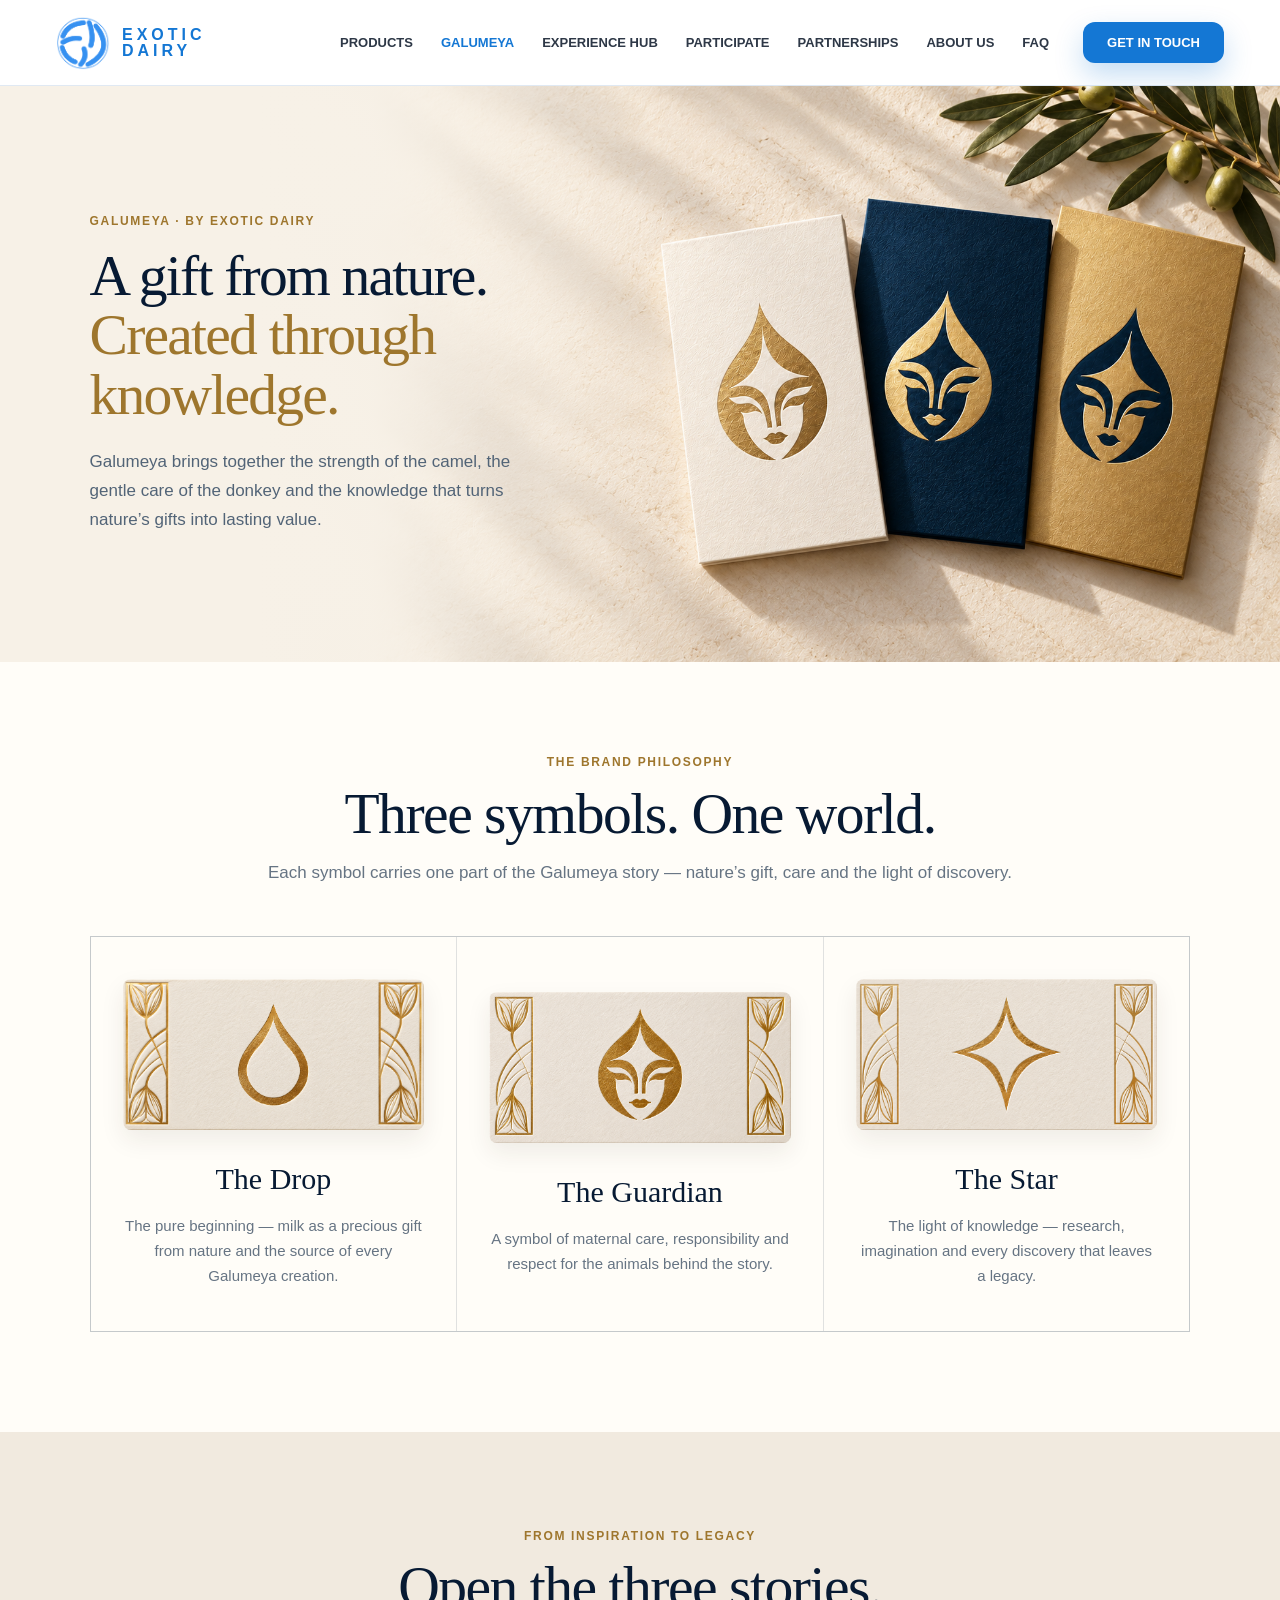
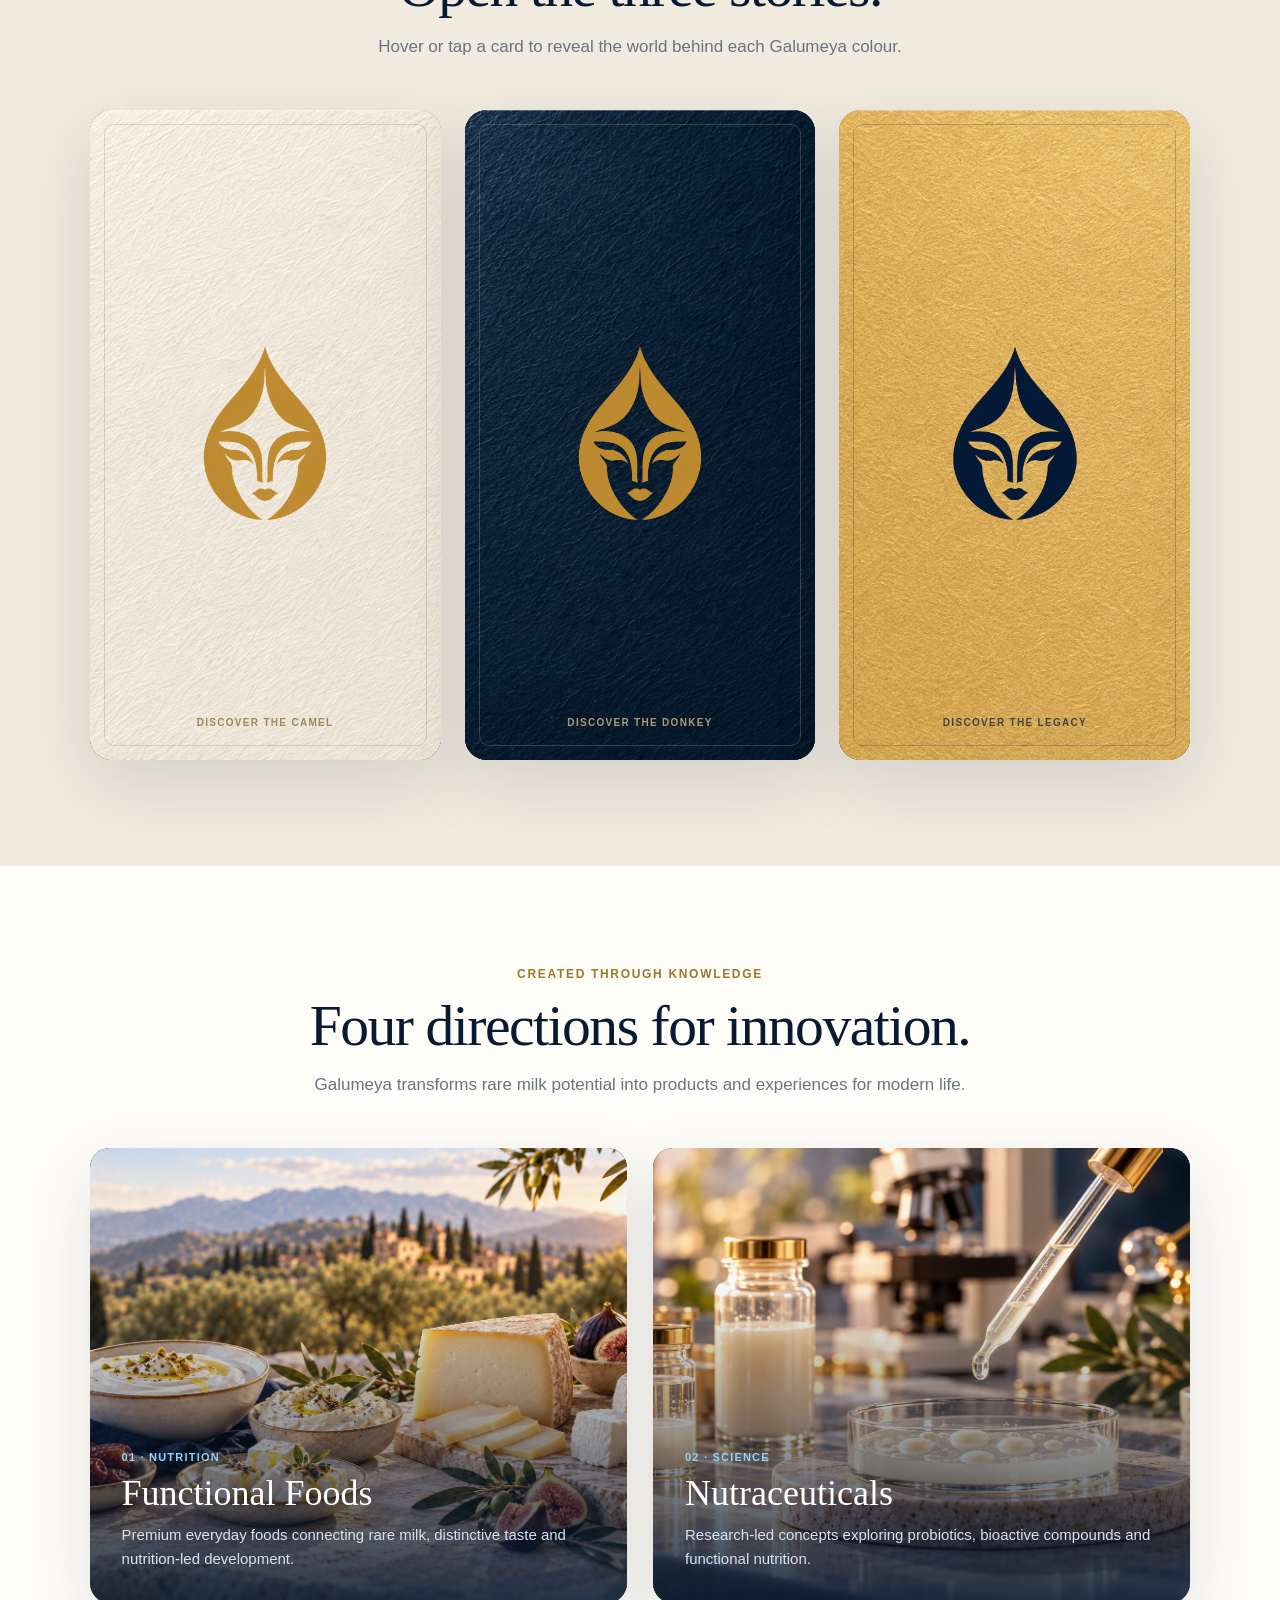
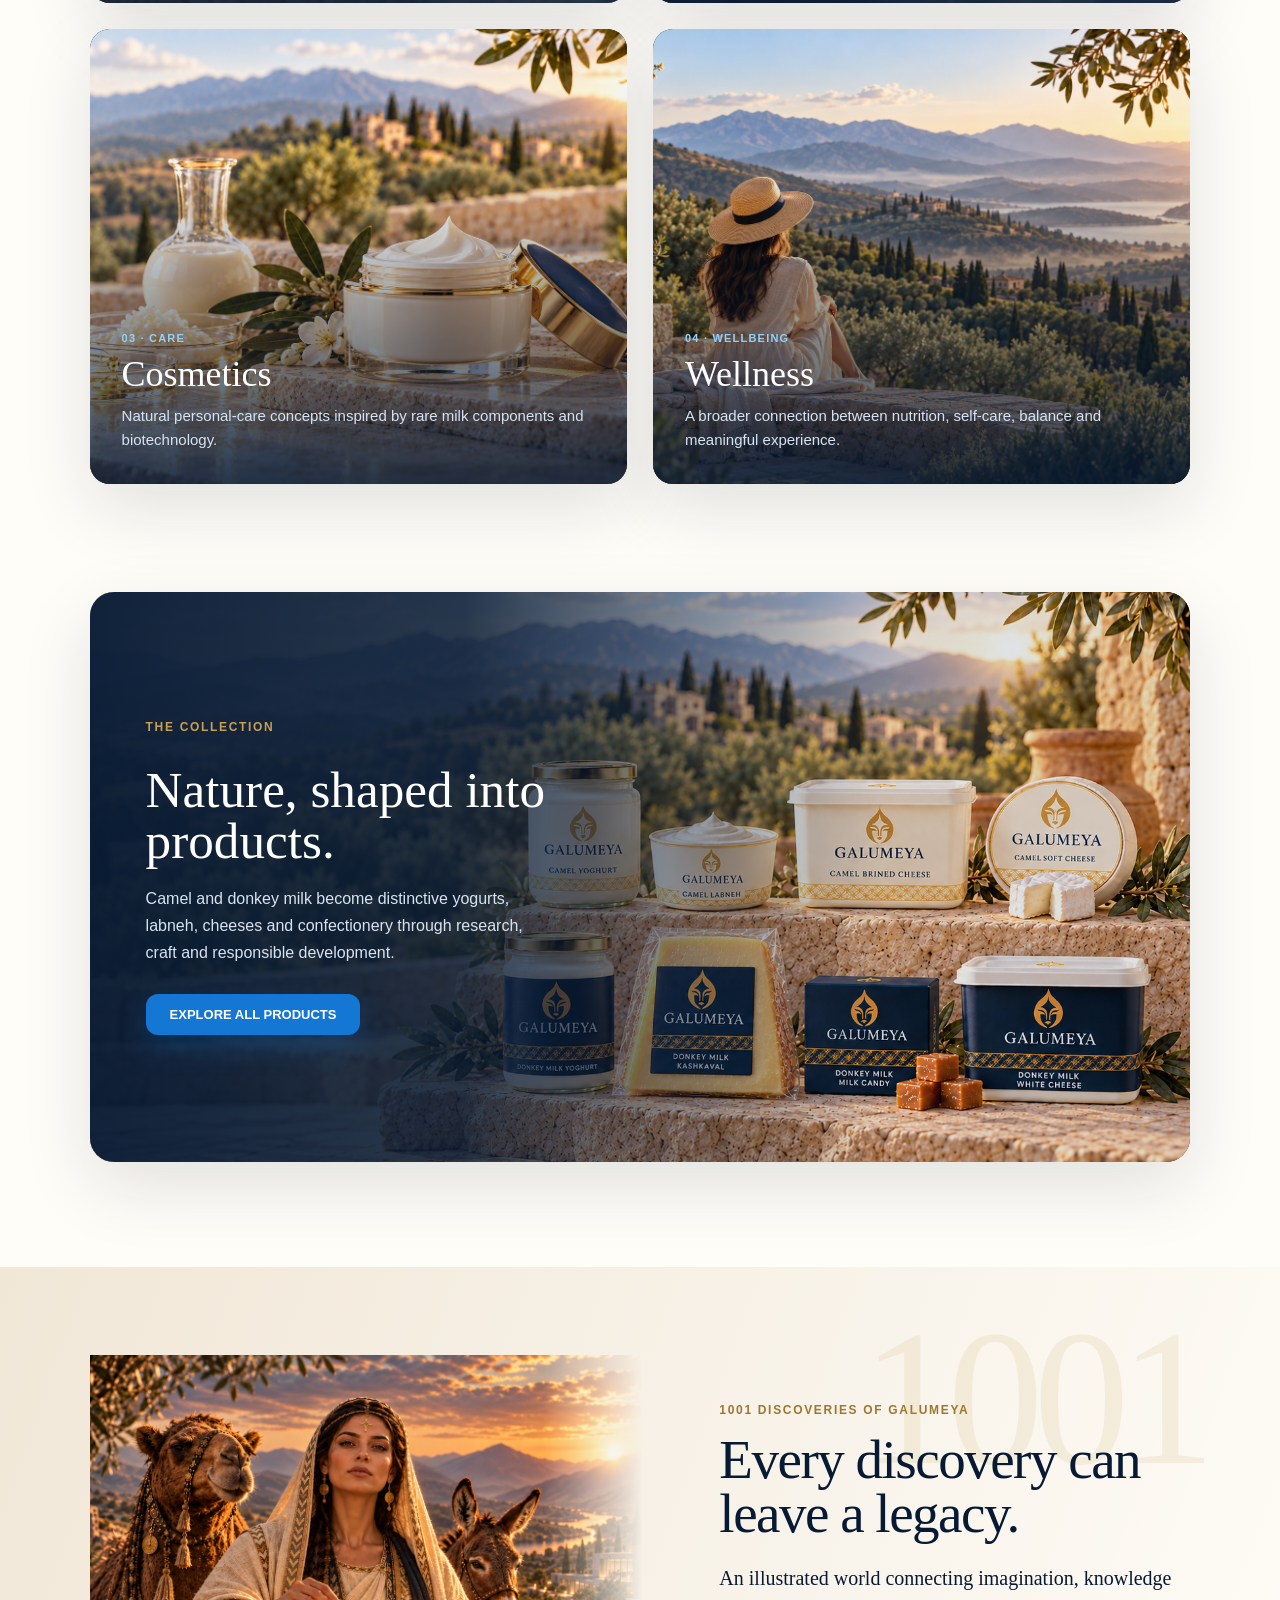
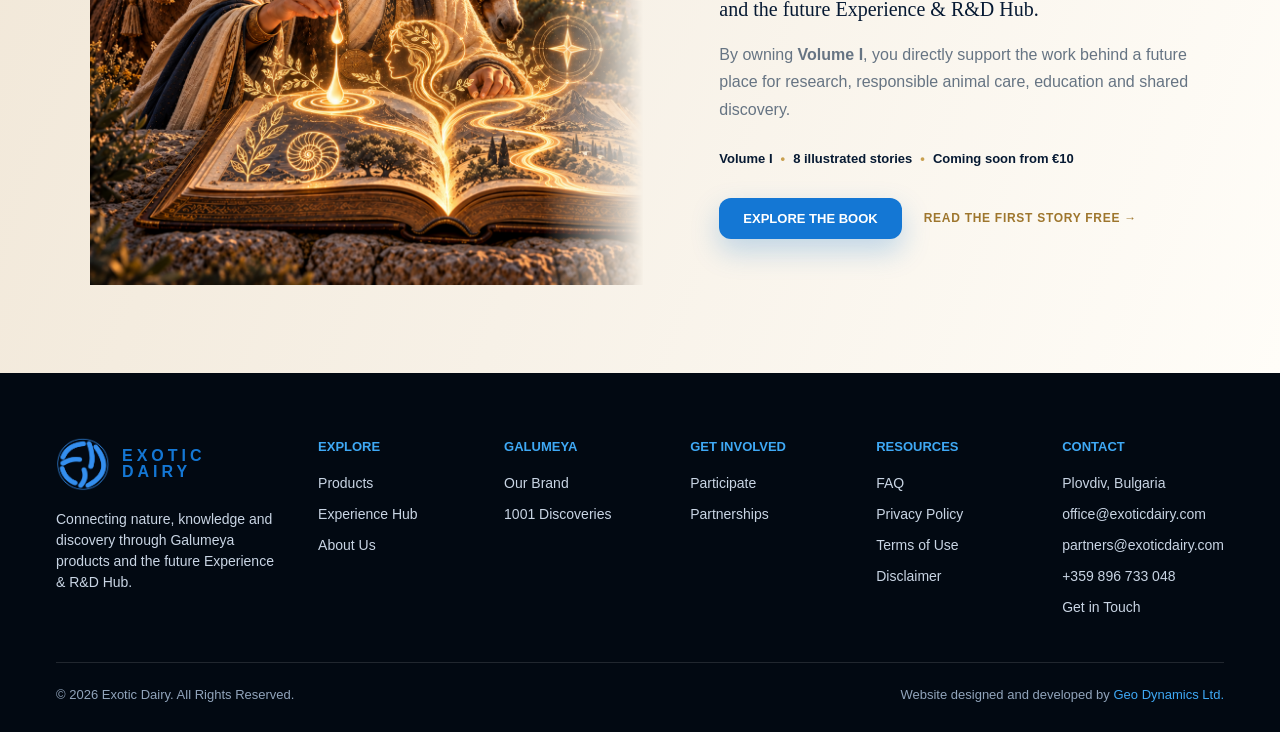
<file: galumeya.html>
<!doctype html>
<html lang="en">
<head>
  <meta charset="UTF-8">
  <meta name="viewport" content="width=device-width, initial-scale=1.0">

  <title>Galumeya — A Gift from Nature</title>

  <meta
    name="description"
    content="Discover Galumeya — the brand world connecting camel milk, donkey milk, knowledge, products and the future Exotic Dairy Experience & R&D Hub."
  >

  <meta property="og:title" content="Galumeya — by Exotic Dairy">
  <meta
    property="og:description"
    content="A gift from nature. Created through knowledge."
  >
  <meta
    property="og:image"
    content="https://exoticdairy.com/assets/images/galumeya-brand-hero.png"
  >
  <meta property="og:type" content="website">
  <meta
    property="og:url"
    content="https://exoticdairy.com/galumeya.html"
  >

  <meta name="twitter:card" content="summary_large_image">
  <meta name="twitter:title" content="Galumeya — by Exotic Dairy">
  <meta
    name="twitter:description"
    content="A gift from nature. Created through knowledge."
  >
  <meta
    name="twitter:image"
    content="https://exoticdairy.com/assets/images/galumeya-brand-hero.png"
  >

  <link
    rel="canonical"
    href="https://exoticdairy.com/galumeya.html"
  >
  <link rel="icon" type="image/png" href="favicon.png">
  <link rel="stylesheet" href="styles.css">

  <style>
    :root {
      --gal-ivory: #f7f1e7;
      --gal-ivory-light: #fffdf8;
      --gal-navy: #071a33;
      --gal-blue: #1477d4;
      --gal-gold: #c9a04f;
      --gal-gold-dark: #9e762d;
      --gal-text: #25384b;
      --gal-muted: #667483;
      --gal-line: rgba(7, 26, 51, .12);
      --gal-shadow: 0 24px 70px rgba(7, 26, 51, .12);
    }

    html {
      scroll-behavior: smooth;
    }

    .gal-page,
    .gal-page * {
      box-sizing: border-box;
    }

    .gal-page {
      overflow: hidden;
      color: var(--gal-text);
      background: var(--gal-ivory-light);
    }

    .gal-container {
      width: min(1240px, 100%);
      margin: 0 auto;
    }

    .gal-eyebrow {
      margin: 0 0 14px;
      color: var(--gal-gold-dark);
      font-size: 12px;
      font-weight: 900;
      line-height: 1.4;
      letter-spacing: .14em;
      text-transform: uppercase;
    }

    .gal-section-head {
      max-width: 780px;
      margin: 0 auto 48px;
      text-align: center;
    }

    .gal-section-head h2 {
      margin: 0 0 17px;
      color: var(--gal-navy);
      font-family: Georgia, "Times New Roman", serif;
      font-size: clamp(40px, 4.5vw, 64px);
      font-weight: 500;
      line-height: 1;
      letter-spacing: -1.5px;
    }

    .gal-section-head > p:last-child {
      margin: 0;
      color: var(--gal-muted);
      font-size: 17px;
      line-height: 1.7;
    }


    /* ==========================================================
    GALUMEYA HERO
    ========================================================== */

    .gal-brand-hero {
    position: relative;
    display: grid;
    align-items: center;
    min-height: clamp(500px, 45vw, 680px);
    overflow: hidden;
    isolation: isolate;
    background: var(--gal-ivory);
    }

    /* Изображението запълва височината и остава вдясно */

    .gal-brand-hero-media {
    position: absolute;
    top: 0;
    right: 0;
    bottom: 0;
    width: max(80%, 960px);
    z-index: 0;
    pointer-events: none;
    }

    .gal-brand-hero-media img {
    display: block;
    width: 100%;
    height: 100%;
    max-width: none;
    object-fit: cover;
    object-position: right center;

    /* Само хоризонтално преливане */
    -webkit-mask-image:
        linear-gradient(
        to right,
        transparent 0%,
        #000 22%
        );
    mask-image:
        linear-gradient(
        to right,
        transparent 0%,
        #000 22%
        );
    }

    /* Мек преход зад текста */

    .gal-brand-hero::before {
    content: "";
    position: absolute;
    inset: 0;
    z-index: 1;
    pointer-events: none;
    background:
        linear-gradient(
        90deg,
        var(--gal-ivory) 0%,
        rgba(247, 241, 231, .97) 29%,
        rgba(247, 241, 231, .55) 42%,
        transparent 55%
        );
    }

    .gal-brand-hero-inner {
    position: relative;
    z-index: 2;
    width: 100%;
    max-width: 1430px;
    margin: 0 auto;
    padding: 56px 7vw;
    }

    .gal-brand-hero-copy {
    width: 44%;
    max-width: 530px;
    }

    .gal-brand-hero .gal-eyebrow {
    margin: 0 0 16px;
    }

    .gal-brand-hero h1 {
    margin: 0 0 24px;
    color: var(--gal-navy);
    font-family: Georgia, "Times New Roman", serif;
    font-size: clamp(44px, 4.5vw, 68px);
    font-weight: 500;
    line-height: 1.03;
    letter-spacing: -1.8px;
    }

    .gal-brand-hero h1 span {
    color: var(--gal-gold-dark);
    }

    .gal-brand-hero-description {
    max-width: 460px;
    margin: 0;
    color: #526477;
    font-size: 17px;
    line-height: 1.7;
    }

    /* TABLET И MOBILE — снимка над текста */

    @media (max-width: 900px) {
    .gal-brand-hero {
        display: flex;
        flex-direction: column;
        align-items: stretch;
        min-height: 0;
    }

    .gal-brand-hero::before {
        display: none;
    }

    .gal-brand-hero-media {
        position: relative;
        inset: auto;
        width: 100%;
        aspect-ratio: 1.35;
        overflow: hidden;
    }

    .gal-brand-hero-media img {
        position: absolute;
        inset: 0;
        width: 100%;
        height: 100%;
        object-fit: cover;
        object-position: 100% center;
        -webkit-mask-image: none;
        mask-image: none;
    }

    .gal-brand-hero-inner {
        width: 100%;
        padding: 34px 7vw 44px;
    }

    .gal-brand-hero-copy {
        width: 100%;
        max-width: 650px;
        margin: 0 auto;
    }

    .gal-brand-hero h1 {
        font-size: clamp(38px, 6vw, 52px);
        letter-spacing: -1.3px;
    }

    .gal-brand-hero-description {
        max-width: 600px;
        font-size: 16px;
        line-height: 1.65;
    }
    }

    @media (max-width: 620px) {
    .gal-brand-hero-media {
        aspect-ratio: 1.2;
    }

    .gal-brand-hero-inner {
        padding: 28px 22px 36px;
    }

    .gal-brand-hero .gal-eyebrow {
        margin-bottom: 12px;
        font-size: 11px;
    }

    .gal-brand-hero h1 {
        margin-bottom: 18px;
        font-size: clamp(34px, 8.5vw, 46px);
        line-height: 1.05;
        letter-spacing: -1px;
    }

    .gal-brand-hero-description {
        font-size: 15px;
        line-height: 1.65;
    }
    }


    /* ==========================================================
       THREE SYMBOLS
    ========================================================== */

    .gal-symbols {
      padding: 92px 7vw 100px;
      background: var(--gal-ivory-light);
    }

    .gal-symbol-grid {
      display: grid;
      grid-template-columns: repeat(3, 1fr);
      gap: 1px;
      border: 1px solid var(--gal-line);
      background: var(--gal-line);
    }

    .gal-symbol {
      min-height: 340px;
      display: flex;
      flex-direction: column;
      align-items: center;
      justify-content: center;
      padding: 42px 32px;
      background: var(--gal-ivory-light);
      text-align: center;
    }

    .gal-symbol-icon {
      width: 88px;
      height: 88px;
      display: grid;
      place-items: center;
      margin-bottom: 25px;
      color: var(--gal-gold-dark);
    }

    .gal-symbol-icon svg {
      width: 100%;
      height: 100%;
    }

    .gal-symbol h3 {
      margin: 0 0 12px;
      color: var(--gal-navy);
      font-family: Georgia, "Times New Roman", serif;
      font-size: 30px;
      font-weight: 500;
    }

    .gal-symbol p {
      max-width: 310px;
      margin: 0;
      color: var(--gal-muted);
      font-size: 15px;
      line-height: 1.68;
    }


    /* ==========================================================
       INTERACTIVE STORY CARDS
    ========================================================== */

    .gal-stories {
      padding: 96px 7vw 106px;
      background: #f1eadf;
    }

    .gal-story-grid {
      display: grid;
      grid-template-columns: repeat(3, minmax(0, 1fr));
      gap: 24px;
    }

    .gal-story-card {
      --card-bg: var(--gal-ivory);
      --card-ink: var(--gal-gold-dark);

      position: relative;
      min-width: 0;
      height: 650px;
      overflow: hidden;
      padding: 0;
      border: 0;
      border-radius: 22px;
      background: var(--gal-navy);
      color: inherit;
      box-shadow: var(--gal-shadow);
      text-align: left;
      cursor: pointer;
      isolation: isolate;
    }

    .gal-story-card--donkey {
      --card-bg: #0a2747;
      --card-ink: #e6bd68;
    }

    .gal-story-card--hub {
      --card-bg: #c9a04f;
      --card-ink: #071a33;
    }

    .gal-story-reveal {
      position: absolute;
      inset: 0;
    }

    .gal-story-reveal img {
      width: 100%;
      height: 100%;
      display: block;
      object-fit: cover;
    }

    .gal-story-reveal::after {
      content: "";
      position: absolute;
      inset: 0;
      background:
        linear-gradient(
          180deg,
          rgba(7, 26, 51, .03) 28%,
          rgba(7, 26, 51, .9) 100%
        );
    }

    .gal-story-copy {
      position: absolute;
      z-index: 2;
      right: 0;
      bottom: 104px;
      left: 0;
      padding: 34px 30px;
      color: #fff;
    }

    .gal-story-copy span {
      display: block;
      margin-bottom: 9px;
      color: #e6bd68;
      font-size: 11px;
      font-weight: 900;
      letter-spacing: .12em;
      text-transform: uppercase;
    }

    .gal-story-copy h3 {
      margin: 0 0 11px;
      font-family: Georgia, "Times New Roman", serif;
      font-size: 34px;
      font-weight: 500;
      line-height: 1.05;
    }

    .gal-story-copy p {
      margin: 0;
      color: #e4edf5;
      font-size: 14px;
      line-height: 1.62;
    }

    .gal-story-shutter {
      position: absolute;
      z-index: 3;
      inset: 0;
      display: grid;
      place-items: center;
      background: var(--card-bg);
      color: var(--card-ink);
      transition:
        transform .72s cubic-bezier(.22, .78, .18, 1);
    }

    .gal-story-shutter::before {
      content: "";
      position: absolute;
      inset: 12px;
      border: 1px solid currentColor;
      opacity: .22;
      pointer-events: none;
    }

    .gal-story-emblem {
      width: 172px;
      height: 172px;
      transition:
        width .72s ease,
        height .72s ease,
        transform .72s ease;
    }

    .gal-story-emblem svg {
      width: 100%;
      height: 100%;
    }

    .gal-story-hint {
      position: absolute;
      right: 0;
      bottom: 32px;
      left: 0;
      font-size: 10px;
      font-weight: 900;
      letter-spacing: .13em;
      text-align: center;
      text-transform: uppercase;
      opacity: .75;
      transition: opacity .25s ease;
    }

    .gal-story-card:hover .gal-story-shutter,
    .gal-story-card:focus-visible .gal-story-shutter,
    .gal-story-card.is-open .gal-story-shutter {
      transform: translateY(calc(100% - 104px));
    }

    .gal-story-card:hover .gal-story-emblem,
    .gal-story-card:focus-visible .gal-story-emblem,
    .gal-story-card.is-open .gal-story-emblem {
      width: 58px;
      height: 58px;
      transform: translateY(calc(-50% + 1px));
    }

    .gal-story-card:hover .gal-story-hint,
    .gal-story-card:focus-visible .gal-story-hint,
    .gal-story-card.is-open .gal-story-hint {
      opacity: 0;
    }


    /* ==========================================================
       FOUR DIRECTIONS
    ========================================================== */

    .gal-directions {
      padding: 100px 7vw 108px;
      background: var(--gal-ivory-light);
    }

    .gal-direction-grid {
      display: grid;
      grid-template-columns: repeat(2, minmax(0, 1fr));
      gap: 26px;
    }

    .gal-direction {
      position: relative;
      min-height: 455px;
      display: flex;
      align-items: flex-end;
      overflow: hidden;
      border-radius: 20px;
      background: var(--gal-navy);
      box-shadow: var(--gal-shadow);
    }

    .gal-direction > img {
      position: absolute;
      inset: 0;
      width: 100%;
      height: 100%;
      display: block;
      object-fit: cover;
      transition: transform .55s ease;
    }

    .gal-direction::after {
      content: "";
      position: absolute;
      inset: 0;
      background:
        linear-gradient(
          180deg,
          rgba(7, 26, 51, .02) 30%,
          rgba(7, 26, 51, .88) 100%
        );
    }

    .gal-direction:hover > img {
      transform: scale(1.045);
    }

    .gal-direction-copy {
      position: relative;
      z-index: 2;
      padding: 32px;
      color: #fff;
    }

    .gal-direction-copy span {
      display: block;
      margin-bottom: 9px;
      color: #8fd2ff;
      font-size: 11px;
      font-weight: 900;
      letter-spacing: .11em;
      text-transform: uppercase;
    }

    .gal-direction-copy h3 {
      margin: 0 0 10px;
      font-family: Georgia, "Times New Roman", serif;
      font-size: 36px;
      font-weight: 500;
      line-height: 1.05;
    }

    .gal-direction-copy p {
      max-width: 530px;
      margin: 0;
      color: #d7e3f2;
      font-size: 15px;
      line-height: 1.62;
    }


    /* ==========================================================
       PRODUCTS
    ========================================================== */

    .gal-products {
      padding: 0 7vw 105px;
      background: var(--gal-ivory-light);
    }

    .gal-products-panel {
      position: relative;
      min-height: 570px;
      display: flex;
      align-items: center;
      overflow: hidden;
      border-radius: 24px;
      background: var(--gal-navy);
      box-shadow: var(--gal-shadow);
    }

    .gal-products-panel > img {
      position: absolute;
      inset: 0;
      width: 100%;
      height: 100%;
      display: block;
      object-fit: cover;
    }

    .gal-products-panel::after {
      content: "";
      position: absolute;
      inset: 0;
      background:
        linear-gradient(
          90deg,
          rgba(7, 26, 51, .96) 0%,
          rgba(7, 26, 51, .86) 34%,
          rgba(7, 26, 51, .12) 72%
        );
    }

    .gal-products-copy {
      position: relative;
      z-index: 2;
      max-width: 520px;
      padding: 56px;
      color: #fff;
    }

    .gal-products-copy .gal-eyebrow {
      color: #e6bd68;
    }

    .gal-products-copy h2 {
      margin: 0 0 18px;
      font-family: Georgia, "Times New Roman", serif;
      font-size: clamp(42px, 4vw, 60px);
      font-weight: 500;
      line-height: 1;
    }

    .gal-products-copy p {
      margin: 0 0 28px;
      color: #d7e3f2;
      font-size: 16px;
      line-height: 1.7;
    }


    /* ==========================================================
       BOOK
    ========================================================== */

    .gal-book {
      position: relative;
      overflow: hidden;
      padding: 88px 7vw;
      background:
        linear-gradient(
          110deg,
          #f1e7d7 0%,
          var(--gal-ivory) 48%,
          var(--gal-ivory-light) 100%
        );
    }

    .gal-book-inner {
      display: grid;
      grid-template-columns:
        minmax(0, 1.08fr)
        minmax(390px, .92fr);
      gap: clamp(44px, 6vw, 88px);
      align-items: center;
      width: min(1320px, 100%);
      margin: 0 auto;
    }

    .gal-book-art {
      position: relative;
      height: 530px;
      overflow: hidden;
    }

    .gal-book-art::after {
      content: "";
      position: absolute;
      inset: 0 0 0 auto;
      width: 18%;
      background:
        linear-gradient(
          90deg,
          transparent,
          var(--gal-ivory)
        );
    }

    .gal-book-art img {
      width: 100%;
      height: 100%;
      display: block;
      object-fit: cover;
      object-position: center;
      filter:
        drop-shadow(
          0 24px 28px rgba(7, 26, 51, .15)
        );
    }

    .gal-book-copy {
      position: relative;
      max-width: 590px;
    }

    .gal-book-copy::before {
      content: "1001";
      position: absolute;
      top: -80px;
      right: -15px;
      color: rgba(201, 160, 79, .13);
      font-family: Georgia, serif;
      font-size: clamp(150px, 15vw, 235px);
      line-height: .8;
      letter-spacing: -10px;
      pointer-events: none;
    }

    .gal-book-copy > * {
      position: relative;
      z-index: 1;
    }

    .gal-book-copy h2 {
      margin: 0 0 22px;
      color: var(--gal-navy);
      font-family: Georgia, "Times New Roman", serif;
      font-size: clamp(43px, 4.3vw, 66px);
      font-weight: 500;
      line-height: .98;
      letter-spacing: -1.5px;
    }

    .gal-book-lead {
      margin: 0 0 16px;
      color: var(--gal-navy);
      font-family: Georgia, serif;
      font-size: 20px;
      line-height: 1.55;
    }

    .gal-book-description {
      margin: 0;
      color: var(--gal-muted);
      font-size: 16px;
      line-height: 1.72;
    }

    .gal-book-details {
      display: flex;
      flex-wrap: wrap;
      gap: 8px;
      margin: 26px 0 29px;
      color: var(--gal-navy);
      font-size: 13px;
      font-weight: 800;
    }

    .gal-book-details span {
      color: var(--gal-gold);
    }

    .gal-book-actions {
      display: flex;
      flex-wrap: wrap;
      align-items: center;
      gap: 22px;
    }

    .gal-inline-link {
      color: var(--gal-gold-dark);
      font-size: 12px;
      font-weight: 900;
      letter-spacing: .06em;
      text-decoration: none;
      text-transform: uppercase;
    }

    .gal-inline-link:hover {
      color: var(--gal-navy);
    }


    /* ==========================================================
       TABLET
    ========================================================== */

    @media (max-width: 1080px) {
      .gal-brand-hero {
        min-height: 620px;
      }

      .gal-symbol-grid {
        grid-template-columns: 1fr;
      }

      .gal-symbol {
        min-height: 0;
      }

      .gal-story-grid {
        grid-template-columns: 1fr;
        max-width: 720px;
        margin: 0 auto;
      }

      .gal-story-card {
        height: 720px;
      }

      .gal-book-inner {
        grid-template-columns: 1fr;
      }

      .gal-book-art {
        height: clamp(430px, 60vw, 620px);
      }

      .gal-book-art::after {
        inset: auto 0 0;
        width: auto;
        height: 18%;
        background:
          linear-gradient(
            180deg,
            transparent,
            var(--gal-ivory)
          );
      }

      .gal-book-copy {
        max-width: none;
      }
    }


    /* ==========================================================
       SMALL TABLET
    ========================================================== */

    @media (max-width: 820px) {
      .gal-brand-hero {
        min-height: 760px;
        align-items: flex-end;
      }

      .gal-brand-hero::before {
        background:
          linear-gradient(
            180deg,
            rgba(247, 241, 231, .08) 10%,
            rgba(247, 241, 231, .9) 58%,
            var(--gal-ivory) 100%
          );
      }

      .gal-brand-hero-media img {
        object-position: 100% center;
      }

      .gal-brand-hero-copy {
        max-width: 620px;
      }

      .gal-direction-grid {
        grid-template-columns: 1fr;
      }

      .gal-products-panel {
        min-height: 650px;
        align-items: flex-end;
      }

      .gal-products-panel::after {
        background:
          linear-gradient(
            180deg,
            rgba(7, 26, 51, .04) 20%,
            rgba(7, 26, 51, .94) 78%
          );
      }

      .gal-products-copy {
        max-width: 650px;
        padding: 42px;
      }
    }


    /* ==========================================================
       MOBILE
    ========================================================== */

    @media (max-width: 620px) {
      
      .gal-symbols,
      .gal-stories,
      .gal-directions,
      .gal-products,
      .gal-book {
        padding-left: 22px;
        padding-right: 22px;
      }

      

      .gal-section-head {
        margin-bottom: 34px;
      }

      .gal-section-head h2 {
        font-size: 39px;
      }

      .gal-story-card {
        height: 590px;
      }

      .gal-story-copy {
        padding: 26px 23px;
      }

      .gal-story-copy h3 {
        font-size: 30px;
      }

      .gal-direction {
        min-height: 410px;
      }

      .gal-direction-copy {
        padding: 26px 23px;
      }

      .gal-products-panel {
        min-height: 590px;
      }

      .gal-products-copy {
        padding: 30px 24px;
      }

      .gal-book-art {
        height: 340px;
      }

      .gal-book-copy::before {
        top: -30px;
        right: -12px;
        font-size: 120px;
      }

      .gal-book-copy h2 {
        font-size: 41px;
      }

      .gal-book-actions {
        align-items: flex-start;
        flex-direction: column;
        gap: 18px;
      }
    }

    @media (prefers-reduced-motion: reduce) {
      .gal-story-shutter,
      .gal-story-emblem,
      .gal-direction > img {
        transition: none;
      }
    }

    /* Символните картички */

    .gal-symbol-icon {
    display: block;
    width: 100%;
    max-width: 320px;
    height: auto;
    margin-bottom: 26px;
    }

    .gal-symbol-icon img {
    display: block;
    width: 100%;
    height: auto;
    border-radius: 8px;
    box-shadow: 0 10px 24px rgba(54, 40, 20, .08);
    }

    /* Релефни материали и цветове */

    .gal-story-card {
    --card-bg: #f4ecdc;
    --card-ink: #8a672d;
    --card-texture:
        url("assets/images/galumeya-card-ivory-texture.png");
    }

    .gal-story-card--donkey {
    --card-bg: #102638;
    --card-ink: #e3c58b;
    --card-texture:
        url("assets/images/galumeya-card-navy-texture.png");
    }

    .gal-story-card--hub {
    --card-bg: #c3a16a;
    --card-ink: #102638;
    --card-texture:
        url("assets/images/galumeya-card-gold-texture.png");
    }

    .gal-story-shutter {
    display: block;
    overflow: hidden;
    background-color: var(--card-bg);
    background-image: var(--card-texture);
    background-position: center;
    background-size: cover;
    background-repeat: no-repeat;
    color: var(--card-ink);
    box-shadow:
        inset 0 1px 0 rgba(255, 255, 255, .25),
        0 -8px 25px rgba(0, 0, 0, .12);
    }

    /* Деликатен кант върху материала */

    .gal-story-shutter::before {
    content: "";
    position: absolute;
    inset: 14px;
    border: 1px solid currentColor;
    border-radius: 10px;
    opacity: .23;
    pointer-events: none;
    }

    /* Пълното лого стои голямо в центъра */

    .gal-story-emblem {
    position: absolute;
    z-index: 2;
    top: 50%;
    left: 50%;
    display: block;
    width: 180px;
    height: 230px;
    object-fit: contain;
    transform: translate(-50%, -50%);
    transition:
        top .72s cubic-bezier(.22, .78, .18, 1),
        width .72s cubic-bezier(.22, .78, .18, 1),
        height .72s cubic-bezier(.22, .78, .18, 1);
    }

    .gal-story-hint {
    color: var(--card-ink);
    }

    /* Щората слиза, логото остава в долната лента */

    .gal-story-card:hover .gal-story-shutter,
    .gal-story-card:focus-visible .gal-story-shutter,
    .gal-story-card.is-open .gal-story-shutter {
        transform: translateY(calc(100% - 104px));
    }

    .gal-story-card:hover .gal-story-emblem,
    .gal-story-card:focus-visible .gal-story-emblem,
    .gal-story-card.is-open .gal-story-emblem {
        top: 52px;
        width: 54px;
        height: 68px;
        transform: translate(-50%, -50%);
    }

    .gal-story-card:hover .gal-story-hint,
    .gal-story-card:focus-visible .gal-story-hint,
    .gal-story-card.is-open .gal-story-hint {
        opacity: 0;
    }

    @media (prefers-reduced-motion: reduce) {
    .gal-story-shutter,
    .gal-story-emblem,
    .gal-story-hint {
        transition: none;
      }
    }

    .gal-products-copy .gal-eyebrow {
    color: var(--gal-gold);
    }

    .gal-symbols .gal-section-head .gal-eyebrow,
    .gal-stories .gal-section-head .gal-eyebrow,
    .gal-directions .gal-section-head .gal-eyebrow {
    display: block;
    width: 100%;
    text-align: center;
    }

    .gal-products-copy .gal-eyebrow {
    font-family: inherit;
    font-size: 12px;
    font-weight: 900;
    line-height: 1.4;
    letter-spacing: .14em;
    text-transform: uppercase;
    }
  </style>
</head>

<body>
  <header class="site-header">
    <a class="logo" href="index.html">
      <img
        src="assets/images/logo.png"
        alt="Exotic Dairy logo"
      >
      <span>
        EXOTIC<br>
        DAIRY
      </span>
    </a>

    <nav
      class="nav"
      id="nav"
      aria-label="Main navigation"
    >
      <a href="products.html">
        Products
      </a>

      <a
        class="active"
        href="galumeya.html"
      >
        Galumeya
      </a>

      <a href="experience-hub.html">
        Experience Hub
      </a>

      <a href="participate.html">
        Participate
      </a>

      <a href="partnerships.html">
        Partnerships
      </a>

      <a href="about.html">
        About Us
      </a>

      <a href="faq.html">
        FAQ
      </a>

      <a
        class="mobile-contact-btn modal-trigger"
        href="#contactModal"
        data-modal="contactModal"
      >
        Get in Touch
      </a>
    </nav>

    <button
      class="menu-btn"
      id="menuBtn"
      type="button"
      aria-label="Toggle navigation"
      aria-controls="nav"
      aria-expanded="false"
    >
      ☰
    </button>

    <a
      class="header-btn modal-trigger"
      href="#contactModal"
      data-modal="contactModal"
    >
      Get in touch
    </a>
  </header>


  <main class="gal-page" id="top">

    <!-- HERO -->

    <section
        class="gal-brand-hero"
        aria-labelledby="galTitle"
    >
    <div class="gal-brand-hero-media" aria-hidden="true">
        <img
            src="assets/images/galumeya-brand-hero.png"
            alt=""
            fetchpriority="high"
        >
    </div>

    <div class="gal-brand-hero-inner">
        <div class="gal-brand-hero-copy">
        <p class="gal-eyebrow">
            Galumeya · by Exotic Dairy
        </p>

        <h1 id="galTitle">
            A gift from nature.<br>
            <span>Created through knowledge.</span>
        </h1>

        <p class="gal-brand-hero-description">
            Galumeya brings together the strength of the camel,
            the gentle care of the donkey and the knowledge that
            turns nature’s gifts into lasting value.
        </p>
        </div>
    </div>
    </section>


    <!-- THREE SYMBOLS -->

    <section
      class="gal-symbols"
      aria-labelledby="symbolsTitle"
    >
      <div class="gal-container">
        <header class="gal-section-head">
          <p class="gal-eyebrow">
            The Brand Philosophy
          </p>

          <h2 id="symbolsTitle">
            Three symbols. One world.
          </h2>

          <p>
            Each symbol carries one part of the Galumeya story —
            nature’s gift, care and the light of discovery.
          </p>
        </header>

        <div class="gal-symbol-grid">

          <article class="gal-symbol">
            <!-- Капката -->
            <div class="gal-symbol-icon" aria-hidden="true">
                <img src="assets/images/galumeya-symbol-card-drop.png" alt="">
            </div>
            <h3>
              The Drop
            </h3>

            <p>
              The pure beginning — milk as a precious gift from
              nature and the source of every Galumeya creation.
            </p>
          </article>


          <article class="gal-symbol">
            <!-- Лицето -->
            <div class="gal-symbol-icon" aria-hidden="true">
                <img src="assets/images/galumeya-symbol-card-guardian.png" alt="">
            </div>

            <h3>
              The Guardian
            </h3>

            <p>
              A symbol of maternal care, responsibility and respect
              for the animals behind the story.
            </p>
          </article>


          <article class="gal-symbol">
            <!-- Звездата -->
            <div class="gal-symbol-icon" aria-hidden="true">
                <img src="assets/images/galumeya-symbol-card-star.png" alt="">
            </div>

            <h3>
              The Star
            </h3>

            <p>
              The light of knowledge — research, imagination and
              every discovery that leaves a legacy.
            </p>
          </article>

        </div>
      </div>
    </section>


    <!-- INTERACTIVE STORY CARDS -->

    <section
      class="gal-stories"
      aria-labelledby="storiesTitle"
    >
      <div class="gal-container">
        <header class="gal-section-head">
          <p class="gal-eyebrow">
            From Inspiration to Legacy
          </p>

          <h2 id="storiesTitle">
            Open the three stories.
          </h2>

          <p>
            Hover or tap a card to reveal the world behind
            each Galumeya colour.
          </p>
        </header>

        <div class="gal-story-grid">

          <!-- CAMEL -->

          <button
            class="gal-story-card"
            type="button"
            aria-expanded="false"
          >
            <span class="gal-story-reveal">
              <img
                src="assets/images/galumeya-story-camel.png"
                alt="Camel in a warm desert landscape"
              >
            </span>

            <span class="gal-story-copy">
              <span>
                Camel · Ivory
              </span>

              <h3>
                Strength shaped by the desert.
              </h3>

              <p>
                Warm ivory and soft gold reflect endurance,
                purity and the remarkable milk of an animal
                shaped by demanding landscapes.
              </p>
            </span>

            <!-- Камилската карта -->
            <span class="gal-story-shutter">
                <img
                class="gal-story-emblem"
                src="assets/images/galumeya-mark-gold.png"
                alt=""
                aria-hidden="true"
                >
                <span class="gal-story-hint">Discover the camel</span>
            </span>
          </button>


          <!-- DONKEY -->

          <button
            class="gal-story-card gal-story-card--donkey"
            type="button"
            aria-expanded="false"
          >
            <span class="gal-story-reveal">
              <img
                src="assets/images/galumeya-story-donkey.png"
                alt="Donkey in a green mountain landscape"
              >
            </span>

            <span class="gal-story-copy">
              <span>
                Donkey · Blue
              </span>

              <h3>
                Gentle care in every detail.
              </h3>

              <p>
                Deep blue, open sky and living green express calm,
                sensitivity and the rare character of donkey milk.
              </p>
            </span>

            <!-- Магарешката карта -->
            <span class="gal-story-shutter">
                <img
                class="gal-story-emblem"
                src="assets/images/galumeya-mark-gold.png"
                alt=""
                aria-hidden="true"
                >
                <span class="gal-story-hint">Discover the donkey</span>
            </span>
          </button>


          <!-- HUB -->

          <button
            class="gal-story-card gal-story-card--hub"
            type="button"
            aria-expanded="false"
          >
            <span class="gal-story-reveal">
              <img
                src="assets/images/galumeya-story-hub.png"
                alt="Galumeya Experience and R&D Hub at sunset"
              >
            </span>

            <span class="gal-story-copy">
              <span>
                Knowledge · Gold
              </span>

              <h3>
                Where discovery becomes legacy.
              </h3>

              <p>
                The Hub connects separate camel and donkey
                environments with research, products, education
                and shared experience.
              </p>
            </span>

            <!-- Златистата карта на хъба -->
            <span class="gal-story-shutter">
                <img
                class="gal-story-emblem"
                src="assets/images/galumeya-mark-navy.png"
                alt=""
                aria-hidden="true"
                >
                <span class="gal-story-hint">Discover the legacy</span>
            </span>
          </button>

        </div>
      </div>
    </section>


    <!-- FOUR DIRECTIONS -->

    <section
      class="gal-directions"
      aria-labelledby="directionsTitle"
    >
      <div class="gal-container">
        <header class="gal-section-head">
          <p class="gal-eyebrow">
            Created Through Knowledge
          </p>

          <h2 id="directionsTitle">
            Four directions for innovation.
          </h2>

          <p>
            Galumeya transforms rare milk potential into products
            and experiences for modern life.
          </p>
        </header>

        <div class="gal-direction-grid">

          <article class="gal-direction">
            <img
              src="assets/images/galumeya-direction-functional-foods.png"
              alt="Functional dairy foods"
            >

            <div class="gal-direction-copy">
              <span>
                01 · Nutrition
              </span>

              <h3>
                Functional Foods
              </h3>

              <p>
                Premium everyday foods connecting rare milk,
                distinctive taste and nutrition-led development.
              </p>
            </div>
          </article>


          <article class="gal-direction">
            <img
              src="assets/images/galumeya-direction-nutraceuticals.png"
              alt="Nutraceutical innovation"
            >

            <div class="gal-direction-copy">
              <span>
                02 · Science
              </span>

              <h3>
                Nutraceuticals
              </h3>

              <p>
                Research-led concepts exploring probiotics,
                bioactive compounds and functional nutrition.
              </p>
            </div>
          </article>


          <article class="gal-direction">
            <img
              src="assets/images/galumeya-direction-cosmetics.png"
              alt="Cosmetic products inspired by rare milk"
            >

            <div class="gal-direction-copy">
              <span>
                03 · Care
              </span>

              <h3>
                Cosmetics
              </h3>

              <p>
                Natural personal-care concepts inspired by rare
                milk components and biotechnology.
              </p>
            </div>
          </article>


          <article class="gal-direction">
            <img
              src="assets/images/galumeya-direction-wellness.png"
              alt="Wellness and balanced lifestyle"
            >

            <div class="gal-direction-copy">
              <span>
                04 · Wellbeing
              </span>

              <h3>
                Wellness
              </h3>

              <p>
                A broader connection between nutrition, self-care,
                balance and meaningful experience.
              </p>
            </div>
          </article>

        </div>
      </div>
    </section>


    <!-- PRODUCTS -->

    <section
      class="gal-products"
      aria-labelledby="productsTitle"
    >
      <div class="gal-container">
        <div class="gal-products-panel">
          <img
            src="assets/images/galumeya-products-hero.png"
            alt="Galumeya camel and donkey milk product collection"
          >

          <div class="gal-products-copy">
            <p class="gal-eyebrow">
              The Collection
            </p>

            <h2 id="productsTitle">
              Nature, shaped into products.
            </h2>

            <p>
              Camel and donkey milk become distinctive yogurts,
              labneh, cheeses and confectionery through research,
              craft and responsible development.
            </p>

            <a
              class="btn"
              href="products.html"
            >
              Explore All Products
            </a>
          </div>
        </div>
      </div>
    </section>


    <!-- BOOK -->

    <section
      class="gal-book"
      id="book"
      aria-labelledby="bookTitle"
    >
      <div class="gal-book-inner">
        <div
          class="gal-book-art"
          aria-hidden="true"
        >
          <img
            src="assets/images/galumeya-book-support.png"
            alt=""
          >
        </div>

        <div class="gal-book-copy">
          <p class="gal-eyebrow">
            1001 Discoveries of Galumeya
          </p>

          <h2 id="bookTitle">
            Every discovery can leave a legacy.
          </h2>

          <p class="gal-book-lead">
            An illustrated world connecting imagination,
            knowledge and the future Experience &amp; R&amp;D Hub.
          </p>

          <p class="gal-book-description">
            By owning
            <strong>Volume I</strong>,
            you directly support the work behind a future place
            for research, responsible animal care, education
            and shared discovery.
          </p>

          <p class="gal-book-details">
            Volume I
            <span>•</span>
            8 illustrated stories
            <span>•</span>
            Coming soon from €10
          </p>

          <div class="gal-book-actions">
            <a
              class="btn"
              href="galumeya-book.html"
            >
              Explore the Book
            </a>

            <a
              class="gal-inline-link"
              href="galumeya-book.html#story-one"
            >
              Read the First Story Free →
            </a>
          </div>
        </div>
      </div>
    </section>

  </main>


  <footer class="footer" id="contact">
    <div class="footer-top">

      <div class="footer-main">
        <div class="footer-brand">
          <img
            src="assets/images/logo.png"
            alt="Exotic Dairy logo"
          >

          <span>
            EXOTIC<br>
            DAIRY
          </span>
        </div>

        <p>
          Connecting nature, knowledge and discovery through
          Galumeya products and the future Experience &amp; R&amp;D Hub.
        </p>
      </div>


      <div class="footer-col">
        <h3>
          Explore
        </h3>

        <a href="products.html">
          Products
        </a>

        <a href="experience-hub.html">
          Experience Hub
        </a>

        <a href="about.html">
          About Us
        </a>
      </div>


      <div class="footer-col">
        <h3>
          Galumeya
        </h3>

        <a href="galumeya.html">
          Our Brand
        </a>

        <a href="galumeya-book.html">
          1001 Discoveries
        </a>
      </div>


      <div class="footer-col">
        <h3>
          Get Involved
        </h3>

        <a href="participate.html">
          Participate
        </a>

        <a href="partnerships.html">
          Partnerships
        </a>
      </div>


      <div class="footer-col">
        <h3>
          Resources
        </h3>

        <a href="faq.html">
          FAQ
        </a>

        <a href="privacy.html">
          Privacy Policy
        </a>

        <a href="terms.html">
          Terms of Use
        </a>

        <a href="disclaimer.html">
          Disclaimer
        </a>
      </div>


      <div class="footer-col">
        <h3>
          Contact
        </h3>

        <p>
          Plovdiv, Bulgaria
        </p>

        <a href="mailto:office@exoticdairy.com">
          office@exoticdairy.com
        </a>

        <a href="mailto:partners@exoticdairy.com">
          partners@exoticdairy.com
        </a>

        <a href="tel:+359896733048">
          +359 896 733 048
        </a>

        <a
          class="modal-trigger"
          href="#contactModal"
          data-modal="contactModal"
        >
          Get in Touch
        </a>
      </div>

    </div>

    <div class="footer-bottom">
      <p>
        © 2026 Exotic Dairy. All Rights Reserved.
      </p>

      <p>
        Website designed and developed by
        <a
          href="https://geodynamicsonline.com"
          target="_blank"
          rel="noopener"
        >
          Geo Dynamics Ltd.
        </a>
      </p>
    </div>
  </footer>


  <!-- CONTACT MODAL -->

  <div class="modal" id="contactModal">
    <div class="modal-backdrop modal-close"></div>

    <div
      class="modal-panel contact-panel"
      role="dialog"
      aria-modal="true"
      aria-labelledby="contactTitle"
    >
      <button
        class="modal-x modal-close"
        type="button"
        aria-label="Close"
      >
        ×
      </button>

      <p class="eyebrow">
        Contact
      </p>

      <h2 id="contactTitle">
        Let's Build the Future Together
      </h2>

      <p class="modal-intro">
        Connect with Exotic Dairy to discuss products,
        the Galumeya brand, research, partnerships
        and future opportunities.
      </p>

      <form
        class="contact-form"
        action="https://formspree.io/f/mqeonyjr"
        method="POST"
      >
        <input
          type="hidden"
          name="_subject"
          value="New Galumeya Inquiry"
        >

        <div class="form-row">
          <label>
            Name *
          </label>

          <input
            type="text"
            name="name"
            minlength="2"
            required
          >
        </div>

        <div class="form-row">
          <label>
            Email *
          </label>

          <input
            type="email"
            name="email"
            required
          >
        </div>

        <div class="form-row">
          <label>
            Company
          </label>

          <input
            type="text"
            name="company"
          >
        </div>

        <div class="form-row">
          <label>
            Country
          </label>

          <input
            type="text"
            name="country"
          >
        </div>

        <div class="form-row">
          <label>
            Interest
          </label>

          <select name="interest">
            <option>
              Galumeya Brand
            </option>

            <option>
              Products
            </option>

            <option>
              Book
            </option>

            <option>
              Experience Hub
            </option>

            <option>
              Research
            </option>

            <option>
              Partnerships
            </option>

            <option>
              Media
            </option>
          </select>
        </div>

        <div class="form-row full">
          <label>
            Message *
          </label>

          <textarea
            name="message"
            rows="5"
            minlength="10"
            required
          ></textarea>
        </div>

        <div class="form-row full">
          <label class="checkbox-label">
            <input
              type="checkbox"
              name="consent"
              value="yes"
              required
            >

            I agree to the Privacy Policy and consent
            to being contacted.
          </label>
        </div>

        <button
          class="btn"
          type="submit"
        >
          Send Inquiry
        </button>

        <div
          id="form-success"
          style="display:none;"
        >
          Thank you for contacting Exotic Dairy.
          We will get back to you shortly.
        </div>
      </form>
    </div>
  </div>


  <script src="script.js"></script>

  <script>
    document
      .querySelectorAll(".gal-story-card")
      .forEach(card => {
        card.addEventListener("click", () => {
          const willOpen =
            !card.classList.contains("is-open");

          document
            .querySelectorAll(".gal-story-card")
            .forEach(item => {
              item.classList.remove("is-open");
              item.setAttribute(
                "aria-expanded",
                "false"
              );
            });

          if (willOpen) {
            card.classList.add("is-open");

            card.setAttribute(
              "aria-expanded",
              "true"
            );
          }
        });
      });
  </script>
</body>
</html>
</file>
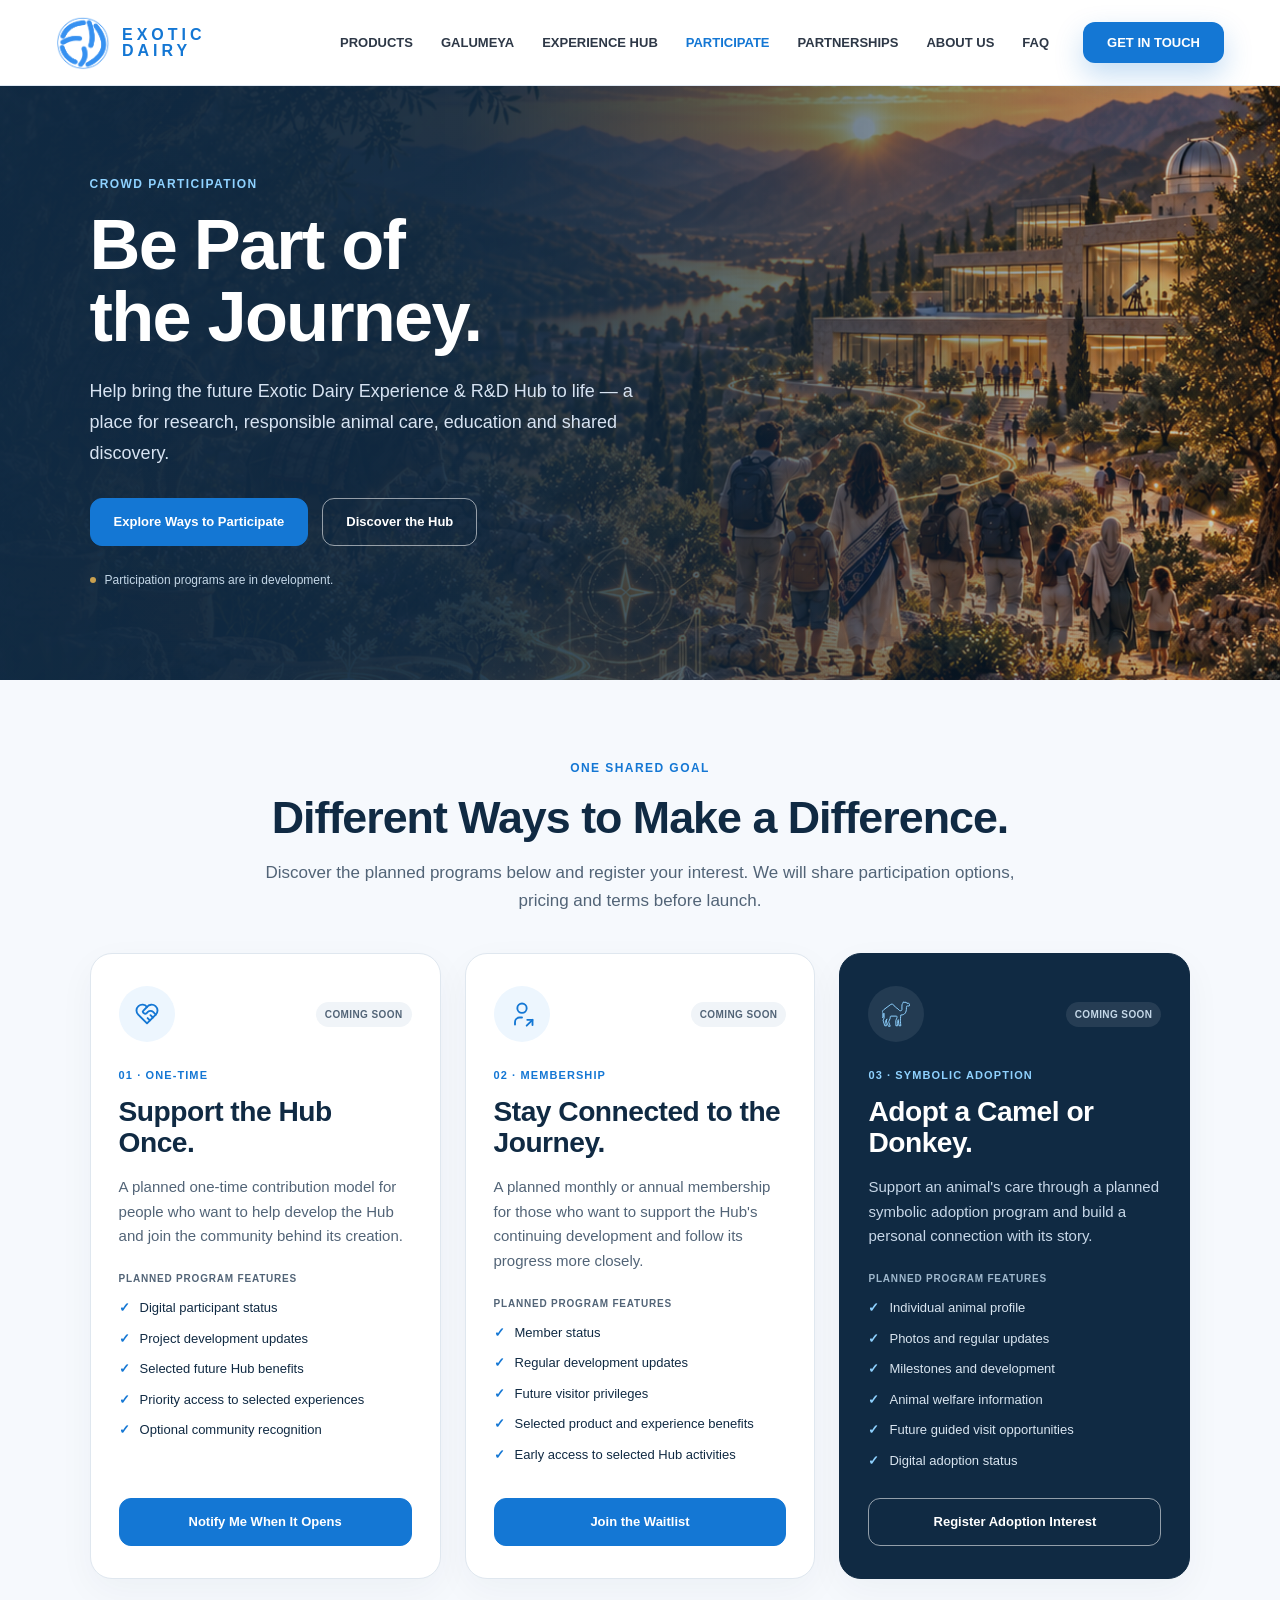
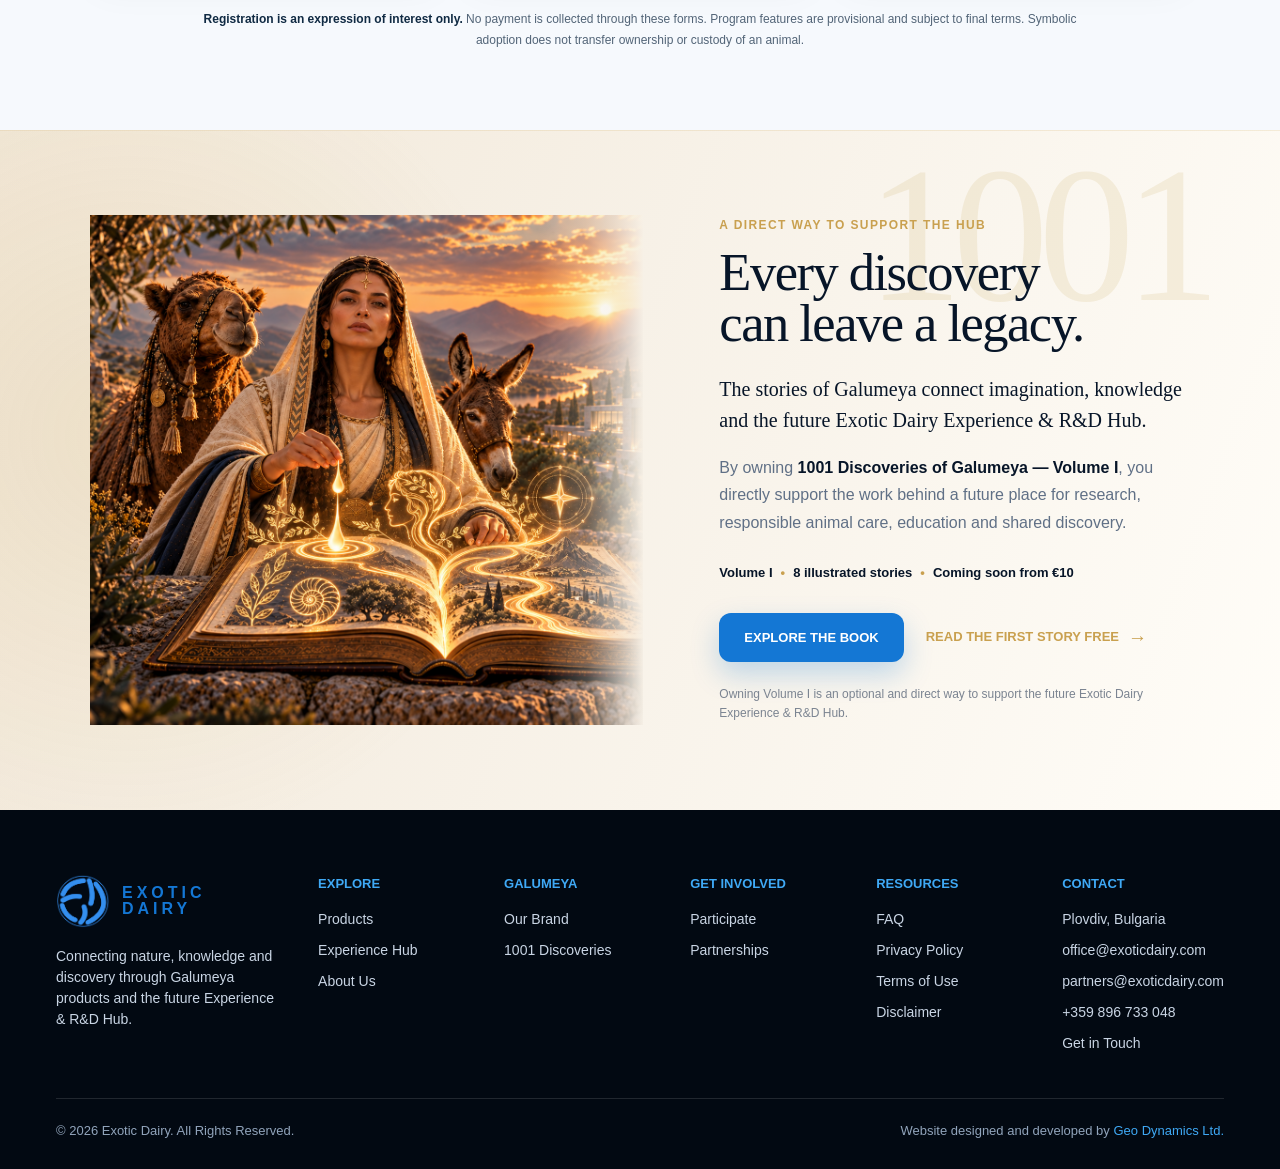
<file: participate.html>
<!doctype html>
<html lang="en">
<head>
  <meta charset="UTF-8">
  <meta name="viewport" content="width=device-width, initial-scale=1.0">

  <title>Participate — Exotic Dairy</title>

  <meta
    name="description"
    content="Discover future ways to support the Exotic Dairy Experience & R&D Hub through one-time participation, membership and symbolic animal adoption."
  >

  <meta property="og:title" content="Participate — Exotic Dairy">
  <meta
    property="og:description"
    content="Be part of the journey. Discover future participation programs and the illustrated world of Galumeya."
  >
  <meta
    property="og:image"
    content="https://exoticdairy.com/assets/images/crowd-participation.png"
  >
  <meta property="og:type" content="website">
  <meta
    property="og:url"
    content="https://exoticdairy.com/participate.html"
  >
  <meta property="og:site_name" content="Exotic Dairy">

  <meta name="twitter:card" content="summary_large_image">
  <meta name="twitter:title" content="Participate — Exotic Dairy">
  <meta
    name="twitter:description"
    content="Help bring the future Exotic Dairy Experience & R&D Hub to life."
  >
  <meta
    name="twitter:image"
    content="https://exoticdairy.com/assets/images/crowd-participation.png"
  >

  <link rel="canonical" href="https://exoticdairy.com/participate.html">
  <link rel="icon" type="image/png" href="favicon.png">
  <link rel="stylesheet" href="styles.css">

  <style>
    /* ==========================================================
       CROWD PARTICIPATION
    ========================================================== */

    .crowd-page {
      --crowd-navy: #102a43;
      --crowd-blue: #1477d4;
      --crowd-muted: #526477;
      --crowd-line: #dfe7ef;
      color: var(--crowd-navy);
    }

    .crowd-page,
    .crowd-page *,
    .crowd-dialog,
    .crowd-dialog * {
      box-sizing: border-box;
    }

    .crowd-container {
      width: 100%;
      max-width: 1240px;
      margin: 0 auto;
    }

    .crowd-eyebrow {
      margin: 0 0 16px;
      color: var(--crowd-blue);
      font-size: 12px;
      font-weight: 900;
      line-height: 1.4;
      letter-spacing: .12em;
      text-transform: uppercase;
    }

    .crowd-button {
      display: inline-flex;
      align-items: center;
      justify-content: center;
      min-height: 48px;
      padding: 13px 23px;
      border: 1px solid var(--crowd-blue);
      border-radius: 12px;
      background: var(--crowd-blue);
      color: #fff;
      font: inherit;
      font-size: 13px;
      font-weight: 800;
      line-height: 1.4;
      text-align: center;
      text-decoration: none;
      cursor: pointer;
      transition:
        background .2s ease,
        border-color .2s ease;
    }

    .crowd-button:hover {
      border-color: #1063b2;
      background: #1063b2;
      color: #fff;
    }

    .crowd-button--outline {
      border-color: rgba(255, 255, 255, .55);
      background: transparent;
      color: #fff;
    }

    .crowd-button--outline:hover {
      border-color: #fff;
      background: #fff;
      color: var(--crowd-navy);
    }

    .crowd-page a:focus-visible,
    .crowd-page button:focus-visible,
    .crowd-dialog :focus-visible {
      outline: 3px solid #c9a04f;
      outline-offset: 5px;
    }

    /* HERO */

    .crowd-hero {
      padding: 90px 7vw;
      background:
        linear-gradient(
          90deg,
          rgba(16, 42, 67, .98) 0%,
          rgba(16, 42, 67, .92) 36%,
          rgba(16, 42, 67, .58) 66%,
          rgba(16, 42, 67, .18) 100%
        ),
        url("assets/images/crowd-participation.png")
        center right / cover no-repeat;
      color: #fff;
    }

    .crowd-hero-copy {
      max-width: 650px;
    }

    .crowd-hero .crowd-eyebrow {
      color: #8fd2ff;
    }

    .crowd-hero h1 {
      margin: 0 0 24px;
      color: #fff;
      font-size: clamp(46px, 5.5vw, 76px);
      line-height: 1.02;
      letter-spacing: -1.8px;
    }

    .crowd-hero-text {
      max-width: 570px;
      margin: 0;
      color: #d7e3f2;
      font-size: 18px;
      line-height: 1.7;
    }

    .crowd-hero-actions {
      display: flex;
      flex-wrap: wrap;
      gap: 14px;
      margin-top: 30px;
    }

    .crowd-hero-status {
      display: inline-flex;
      align-items: center;
      gap: 9px;
      margin: 25px 0 0;
      color: #c5d8e8;
      font-size: 12px;
      line-height: 1.5;
    }

    .crowd-hero-status::before {
      content: "";
      flex: 0 0 6px;
      width: 6px;
      height: 6px;
      border-radius: 50%;
      background: #c9a04f;
    }

    /* PARTICIPATION OPTIONS */

    .crowd-options {
      padding: 80px 7vw;
      background: var(--bg, #f5f7fa);
      scroll-margin-top: 100px;
    }

    .crowd-section-head {
      max-width: 760px;
      margin: 0 auto 38px;
      text-align: center;
    }

    .crowd-section-head h2 {
      margin: 0 0 18px;
      color: var(--crowd-navy);
      font-size: clamp(32px, 3.5vw, 48px);
      line-height: 1.08;
      letter-spacing: -1px;
    }

    .crowd-section-head > p:last-child {
      margin: 0;
      color: var(--crowd-muted);
      font-size: 17px;
      line-height: 1.65;
    }

    .crowd-grid {
      display: grid;
      grid-template-columns: repeat(3, minmax(0, 1fr));
      gap: 24px;
      align-items: stretch;
    }

    .crowd-card {
      display: flex;
      flex-direction: column;
      min-width: 0;
      padding: 32px 28px;
      border: 1px solid var(--crowd-line);
      border-radius: 22px;
      background: #fff;
      box-shadow: 0 12px 36px rgba(16, 42, 67, .045);
    }

    .crowd-card--featured {
      border-color: var(--crowd-navy);
      background: var(--crowd-navy);
      color: #fff;
    }

    .crowd-card-top {
      display: flex;
      align-items: center;
      justify-content: space-between;
      gap: 12px;
      margin-bottom: 26px;
    }

    .crowd-icon {
      display: grid;
      place-items: center;
      flex: 0 0 56px;
      width: 56px;
      height: 56px;
      border-radius: 50%;
      background: #edf6fe;
      color: var(--crowd-blue);
    }

    .crowd-icon svg {
      width: 28px;
      height: 28px;
      fill: none;
      stroke: currentColor;
      stroke-width: 1.6;
      stroke-linecap: round;
      stroke-linejoin: round;
    }

    .crowd-card--featured .crowd-icon {
      background: rgba(255, 255, 255, .08);
      color: #8fd2ff;
    }

    .crowd-status {
      padding: 6px 9px;
      border-radius: 999px;
      background: #f0f4f8;
      color: #526477;
      font-size: 10px;
      font-weight: 800;
      line-height: 1.3;
      letter-spacing: .04em;
      text-transform: uppercase;
    }

    .crowd-card--featured .crowd-status {
      background: rgba(255, 255, 255, .09);
      color: #c5d8e8;
    }

    .crowd-card-label {
      margin: 0 0 12px;
      color: var(--crowd-blue);
      font-size: 11px;
      font-weight: 900;
      line-height: 1.4;
      letter-spacing: .1em;
      text-transform: uppercase;
    }

    .crowd-card--featured .crowd-card-label {
      color: #8fd2ff;
    }

    .crowd-card h3 {
      margin: 0 0 16px;
      color: var(--crowd-navy);
      font-size: clamp(25px, 2.2vw, 30px);
      line-height: 1.12;
      letter-spacing: -.5px;
    }

    .crowd-card--featured h3 {
      color: #fff;
    }

    .crowd-card-description {
      margin: 0 0 22px;
      color: var(--crowd-muted);
      font-size: 15px;
      line-height: 1.65;
    }

    .crowd-card--featured .crowd-card-description {
      color: #c7d7e8;
    }

    .crowd-benefits-label {
      margin: 0 0 12px;
      color: var(--crowd-muted);
      font-size: 10px;
      font-weight: 800;
      letter-spacing: .08em;
      text-transform: uppercase;
    }

    .crowd-card--featured .crowd-benefits-label {
      color: #9fb8cd;
    }

    .crowd-benefits {
      display: grid;
      gap: 11px;
      margin: 0 0 28px;
      padding: 0;
      list-style: none;
    }

    .crowd-benefits li {
      position: relative;
      padding-left: 21px;
      color: var(--crowd-navy);
      font-size: 13px;
      line-height: 1.5;
    }

    .crowd-benefits li::before {
      content: "✓";
      position: absolute;
      left: 0;
      color: var(--crowd-blue);
      font-weight: 900;
    }

    .crowd-card--featured .crowd-benefits li {
      color: #d9e5f0;
    }

    .crowd-card--featured .crowd-benefits li::before {
      color: #8fd2ff;
    }

    .crowd-card-action {
      margin-top: auto;
    }

    .crowd-card-action .crowd-button {
      width: 100%;
    }

    .crowd-note {
      max-width: 900px;
      margin: 30px auto 0;
      color: var(--crowd-muted);
      font-size: 12px;
      line-height: 1.7;
      text-align: center;
    }

    .crowd-note strong {
      color: var(--crowd-navy);
    }

    /* ==========================================================
       GALUMEYA BOOK — SAME SECTION AS EXPERIENCE HUB
    ========================================================== */

    .hub-book-support {
      --book-ivory: #f7f1e7;
      --book-ivory-light: #fffdf8;
      --book-gold: #c9a04f;
      --book-gold-dark: #a87e2f;
      --book-row-height: 510px;

      position: relative;
      display: flex;
      align-items: center;
      min-height: 680px;
      overflow: hidden;
      padding: 78px 7vw;
      border-top: 1px solid rgba(201, 160, 79, .20);
      background:
        radial-gradient(
          circle at 10% 45%,
          rgba(201, 160, 79, .14),
          transparent 34%
        ),
        linear-gradient(
          110deg,
          #f1e7d7 0%,
          var(--book-ivory) 46%,
          var(--book-ivory-light) 100%
        );
    }

    .hub-book-support-inner {
      position: relative;
      z-index: 2;
      display: grid;
      grid-template-columns:
        minmax(480px, 1.08fr)
        minmax(390px, .92fr);
      gap: clamp(42px, 6vw, 92px);
      align-items: stretch;
      width: min(1320px, 100%);
      height: var(--book-row-height);
      margin: 0 auto;
    }

    .hub-book-art {
      position: relative;
      align-self: stretch;
      min-width: 0;
      width: 100%;
      height: 100%;
      overflow: hidden;
    }

    .hub-book-art::before {
      content: "";
      position: absolute;
      z-index: 0;
      inset: 7% 3%;
      border-radius: 50%;
      background:
        radial-gradient(
          ellipse at center,
          rgba(6, 16, 31, .14),
          rgba(201, 160, 79, .08) 46%,
          transparent 72%
        );
      filter: blur(18px);
    }

    .hub-book-art::after {
      content: "";
      position: absolute;
      z-index: 2;
      top: 0;
      right: -1px;
      bottom: 0;
      width: 19%;
      background:
        linear-gradient(
          90deg,
          transparent 0%,
          rgba(247, 241, 231, .30) 46%,
          var(--book-ivory) 100%
        );
      pointer-events: none;
    }

    .hub-book-art img {
      position: relative;
      z-index: 1;
      display: block;
      width: 100%;
      height: 100%;
      object-fit: cover;
      object-position: 50% 50%;
      filter:
        drop-shadow(0 25px 28px rgba(7, 21, 40, .16))
        saturate(1.03);
    }

    .hub-book-support-content {
      position: relative;
      z-index: 3;
      isolation: isolate;
      display: flex;
      flex-direction: column;
      justify-content: center;
      min-width: 0;
      width: 100%;
      height: 100%;
      max-width: 590px;
    }

    .hub-book-support-content::before {
      content: "1001";
      position: absolute;
      z-index: 0;
      top: -58px;
      right: -20px;
      color: rgba(201, 160, 79, .14);
      font-family: Georgia, "Times New Roman", serif;
      font-size: clamp(150px, 15vw, 245px);
      font-weight: 500;
      line-height: .82;
      letter-spacing: -10px;
      pointer-events: none;
      user-select: none;
    }

    .hub-book-support-content > * {
      position: relative;
      z-index: 1;
    }

    .hub-book-eyebrow {
      margin: 0 0 15px;
      color: var(--book-gold);
      font-size: 12px;
      line-height: 1.2;
      font-weight: 900;
      letter-spacing: 1.4px;
      text-transform: uppercase;
    }

    .hub-book-support h2 {
      margin: 0 0 24px;
      color: var(--navy);
      font-family: Georgia, "Times New Roman", serif;
      font-size: clamp(43px, 4.1vw, 65px);
      font-weight: 500;
      line-height: .98;
      letter-spacing: -1.5px;
    }

    .hub-book-lead {
      max-width: 580px;
      margin: 0 0 18px;
      color: var(--navy);
      font-family: Georgia, "Times New Roman", serif;
      font-size: 20px;
      line-height: 1.55;
    }

    .hub-book-description {
      max-width: 590px;
      margin: 0;
      color: var(--muted);
      font-size: 16px;
      line-height: 1.72;
    }

    .hub-book-description strong {
      color: var(--navy);
    }

    .hub-book-details {
      display: flex;
      flex-wrap: wrap;
      gap: 8px;
      margin: 27px 0 30px;
      color: var(--navy);
      font-size: 13px;
      line-height: 1.5;
      font-weight: 800;
    }

    .hub-book-details span {
      color: var(--book-gold);
    }

    .hub-book-actions {
      display: flex;
      flex-wrap: wrap;
      align-items: center;
      gap: 22px;
    }

    .hub-book-actions .btn {
      min-height: 49px;
      padding-right: 25px;
      padding-left: 25px;
    }

    .hub-book-story-link {
      display: inline-flex;
      align-items: center;
      gap: 9px;
      color: var(--book-gold);
      font-size: 13px;
      font-weight: 900;
      line-height: 1.3;
      text-decoration: none;
      text-transform: uppercase;
      transition: color .25s ease, transform .25s ease;
    }

    .hub-book-story-link span {
      color: inherit;
      font-size: 19px;
      line-height: 1;
      transition: transform .25s ease;
    }

    .hub-book-story-link:hover,
    .hub-book-story-link:focus-visible {
      color: var(--book-gold-dark);
      transform: translateX(3px);
    }

    .hub-book-story-link:hover span,
    .hub-book-story-link:focus-visible span {
      transform: translateX(3px);
    }

    .hub-book-note {
      max-width: 540px;
      margin: 23px 0 0;
      color: #7b8491;
      font-size: 12px;
      line-height: 1.6;
    }

    /* CONTACT MODAL
       Existing script.js controls opening, closing and submission.
    */

    .crowd-dialog.modal {
      position: fixed;
      inset: 0;
      z-index: 9999;
      display: none;
      place-items: center;
      padding: 24px;
    }

    .crowd-dialog.modal.is-open {
      display: grid;
    }

    .crowd-dialog .modal-backdrop {
      position: absolute;
      inset: 0;
      background: rgba(6, 16, 31, .72);
      backdrop-filter: blur(7px);
    }

    .crowd-dialog .modal-panel {
      position: relative;
      z-index: 1;
      width: min(640px, 100%);
      max-height: calc(100dvh - 48px);
      margin: 0;
      overflow-y: auto;
    }

    /* TABLET */

    @media (max-width: 1100px) {
      .crowd-grid {
        grid-template-columns: minmax(0, 1fr);
        max-width: 720px;
        margin: 0 auto;
      }

      .crowd-card {
        padding: 30px;
      }

      .crowd-benefits {
        grid-template-columns: repeat(2, minmax(0, 1fr));
        gap: 12px 24px;
      }

      .crowd-card-action .crowd-button {
        width: auto;
        min-width: 210px;
      }

      .hub-book-support {
        display: block;
        min-height: 0;
        padding-top: 80px;
        padding-bottom: 84px;
      }

      .hub-book-support-inner {
        grid-template-columns: minmax(0, 1fr);
        gap: 42px;
        height: auto;
      }

      .hub-book-art {
        width: 100%;
        height: clamp(430px, 58vw, 590px);
        margin: 0;
      }

      .hub-book-art::after {
        top: auto;
        right: 0;
        bottom: -1px;
        left: 0;
        width: auto;
        height: 18%;
        background:
          linear-gradient(
            180deg,
            transparent 0%,
            rgba(247, 241, 231, .42) 52%,
            var(--book-ivory) 100%
          );
      }

      .hub-book-support-content {
        display: block;
        width: 100%;
        height: auto;
        max-width: none;
      }

      .hub-book-support-content::before {
        top: -55px;
        right: 0;
        font-size: clamp(155px, 23vw, 230px);
        color: rgba(201, 160, 79, .13);
      }

      .hub-book-support h2,
      .hub-book-lead,
      .hub-book-description,
      .hub-book-note {
        width: 100%;
        max-width: none;
      }

      .hub-book-support h2 br {
        display: none;
      }
    }

    @media (max-width: 820px) {
      .crowd-hero {
        padding: 72px 7vw;
        background:
          linear-gradient(
            90deg,
            rgba(16, 42, 67, .96),
            rgba(16, 42, 67, .76)
          ),
          url("assets/images/crowd-participation.png")
          center / cover no-repeat;
      }

      .hub-book-support {
        padding: 72px 7vw 78px;
      }

      .hub-book-support-inner {
        gap: 34px;
      }

      .hub-book-art {
        height: clamp(390px, 65vw, 530px);
      }

      .hub-book-support-content::before {
        top: -42px;
        right: -5px;
        color: rgba(201, 160, 79, .14);
        font-size: clamp(135px, 25vw, 200px);
        letter-spacing: -7px;
      }

      .hub-book-support h2 {
        font-size: clamp(42px, 7vw, 56px);
      }

      .hub-book-actions {
        gap: 18px;
      }
    }

    /* MOBILE */

    @media (max-width: 620px) {
      .crowd-hero {
        padding: 60px 22px;
      }

      .crowd-hero h1 {
        font-size: clamp(40px, 11vw, 56px);
        letter-spacing: -1px;
      }

      .crowd-hero-text {
        font-size: 16px;
      }

      .crowd-options {
        padding: 60px 22px;
      }

      .crowd-section-head {
        margin-bottom: 28px;
      }

      .crowd-section-head > p:last-child {
        font-size: 16px;
      }

      .crowd-card {
        padding: 26px 23px;
      }

      .crowd-benefits {
        grid-template-columns: minmax(0, 1fr);
      }

      .crowd-card-action .crowd-button {
        width: 100%;
        min-width: 0;
      }

      .crowd-dialog.modal {
        padding: 12px;
      }

      .crowd-dialog .modal-panel {
        max-height: calc(100dvh - 24px);
      }

      .hub-book-support {
        padding: 62px 22px 70px;
      }

      .hub-book-support-inner {
        gap: 27px;
      }

      .hub-book-art {
        height: clamp(300px, 82vw, 400px);
      }

      .hub-book-art::before {
        inset: 8%;
        filter: blur(14px);
      }

      .hub-book-art::after {
        height: 15%;
        background:
          linear-gradient(
            180deg,
            transparent,
            var(--book-ivory)
          );
      }

      .hub-book-art img {
        object-position: 50% 47%;
      }

      .hub-book-support-content::before {
        top: -25px;
        right: -14px;
        color: rgba(201, 160, 79, .15);
        font-size: 126px;
        letter-spacing: -6px;
      }

      .hub-book-support h2 {
        margin-bottom: 20px;
        font-size: 41px;
        line-height: 1.02;
        letter-spacing: -1px;
      }

      .hub-book-lead {
        margin-bottom: 16px;
        font-size: 18px;
      }

      .hub-book-description {
        font-size: 15px;
        line-height: 1.68;
      }

      .hub-book-details {
        gap: 6px;
        margin: 23px 0 27px;
        font-size: 12px;
      }

      .hub-book-actions {
        align-items: flex-start;
        flex-direction: column;
        gap: 17px;
      }

      .hub-book-story-link {
        font-size: 12px;
      }

      .hub-book-note {
        margin-top: 21px;
      }
    }

    @media (prefers-reduced-motion: reduce) {
      .crowd-button,
      .hub-book-story-link,
      .hub-book-story-link span {
        transition: none;
      }

      .hub-book-story-link:hover,
      .hub-book-story-link:focus-visible,
      .hub-book-story-link:hover span,
      .hub-book-story-link:focus-visible span {
        transform: none;
      }
    }
  </style>
</head>

<body>
  <header class="site-header">
    <a class="logo" href="index.html">
      <img src="assets/images/logo.png" alt="Exotic Dairy logo">
      <span>EXOTIC<br>DAIRY</span>
    </a>

    <nav class="nav" id="nav" aria-label="Main navigation">
      <a href="products.html">Products</a>
      <a href="galumeya.html">Galumeya</a>
      <a href="experience-hub.html">Experience Hub</a>
      <a href="participate.html">Participate</a>
      <a href="partnerships.html">Partnerships</a>
      <a href="about.html">About Us</a>
      <a href="faq.html">FAQ</a>
    
      <a
        class="mobile-contact-btn modal-trigger"
        href="#contactModal"
        data-modal="contactModal"
      >
        Get in Touch
      </a>
    </nav>

    <button
      class="menu-btn"
      id="menuBtn"
      type="button"
      aria-label="Toggle navigation"
      aria-controls="nav"
      aria-expanded="false"
    >
      ☰
    </button>

    <a
      class="header-btn modal-trigger"
      href="#contactModal"
      data-modal="contactModal"
    >
      Get in touch
    </a>
  </header>

  <main class="crowd-page" id="top">

    <!-- HERO -->

    <section class="crowd-hero" aria-labelledby="crowdTitle">
      <div class="crowd-container">
        <div class="crowd-hero-copy">
          <p class="crowd-eyebrow">Crowd Participation</p>

          <h1 id="crowdTitle">
            Be Part of<br>
            the Journey.
          </h1>

          <p class="crowd-hero-text">
            Help bring the future Exotic Dairy Experience &amp; R&amp;D Hub
            to life — a place for research, responsible animal care,
            education and shared discovery.
          </p>

          <div class="crowd-hero-actions">
            <a class="crowd-button" href="#participation-options">
              Explore Ways to Participate
            </a>

            <a
              class="crowd-button crowd-button--outline"
              href="experience-hub.html"
            >
              Discover the Hub
            </a>
          </div>

          <p class="crowd-hero-status">
            Participation programs are in development.
          </p>
        </div>
      </div>
    </section>

    <!-- THREE WAYS TO PARTICIPATE -->

    <section
      class="crowd-options"
      id="participation-options"
      aria-labelledby="participationTitle"
    >
      <div class="crowd-container">
        <div class="crowd-section-head">
          <p class="crowd-eyebrow">One Shared Goal</p>

          <h2 id="participationTitle">
            Different Ways to Make a Difference.
          </h2>

          <p>
            Discover the planned programs below and register your interest.
            We will share participation options, pricing and terms
            before launch.
          </p>
        </div>

        <div class="crowd-grid">

          <!-- ONE-TIME -->

          <article class="crowd-card">
            <div class="crowd-card-top">
              <div class="crowd-icon" aria-hidden="true">
                <svg xmlns="http://www.w3.org/2000/svg"
                width="24"
                height="24"
                viewBox="0 0 24 24"
                fill="none"
                stroke="currentColor"
                stroke-width="1"
                stroke-linecap="round"
                stroke-linejoin="round">

                <path stroke="none" d="M0 0h24v24H0z" fill="none"/>

                <path d="M19.5 12.572l-7.5 7.428l-7.5 -7.428a5 5 0 1 1 7.5 -6.566a5 5 0 1 1 7.5 6.572"/>

                <path d="M12 6l-3.293 3.293a1 1 0 0 0 0 1.414l.543 .543c.69 .69 1.81 .69 2.5 0l1 -1a3.182 3.182 0 0 1 4.5 0l2.25 2.25"/>

                <path d="M12.5 15.5l2 2"/>

                <path d="M15 13l2 2"/>

                </svg>
              </div>

              <span class="crowd-status">Coming Soon</span>
            </div>

            <p class="crowd-card-label">01 · One-Time</p>

            <h3>Support the Hub Once.</h3>

            <p class="crowd-card-description">
              A planned one-time contribution model for people who
              want to help develop the Hub and join the community
              behind its creation.
            </p>

            <p class="crowd-benefits-label">Planned Program Features</p>

            <ul class="crowd-benefits">
              <li>Digital participant status</li>
              <li>Project development updates</li>
              <li>Selected future Hub benefits</li>
              <li>Priority access to selected experiences</li>
              <li>Optional community recognition</li>
            </ul>

            <div class="crowd-card-action">
              <button
                class="crowd-button modal-trigger"
                type="button"
                data-modal="contactModal"
                data-program="One-Time Participation"
              >
                Notify Me When It Opens
              </button>
            </div>
          </article>

          <!-- MEMBERSHIP -->

          <article class="crowd-card">
            <div class="crowd-card-top">
              <div class="crowd-icon" aria-hidden="true">
                <svg xmlns="http://www.w3.org/2000/svg"
                width="24"
                height="24"
                viewBox="0 0 24 24"
                fill="none"
                stroke="currentColor"
                stroke-width="1"
                stroke-linecap="round"
                stroke-linejoin="round">
    
                <path stroke="none" d="M0 0h24v24H0z" fill="none"/>
    
                <circle cx="12" cy="7" r="4"/>
    
                <path d="M6 21v-2a4 4 0 0 1 4 -4h2"/>
    
                <path d="M16 22l5 -5"/>
    
                <path d="M21 21.5v-4.5h-4.5"/>
    
                </svg>
              </div>

              <span class="crowd-status">Coming Soon</span>
            </div>

            <p class="crowd-card-label">02 · Membership</p>

            <h3>Stay Connected to the Journey.</h3>

            <p class="crowd-card-description">
              A planned monthly or annual membership for those
              who want to support the Hub's continuing development
              and follow its progress more closely.
            </p>

            <p class="crowd-benefits-label">Planned Program Features</p>

            <ul class="crowd-benefits">
              <li>Member status</li>
              <li>Regular development updates</li>
              <li>Future visitor privileges</li>
              <li>Selected product and experience benefits</li>
              <li>Early access to selected Hub activities</li>
            </ul>

            <div class="crowd-card-action">
              <button
                class="crowd-button modal-trigger"
                type="button"
                data-modal="contactModal"
                data-program="Membership"
              >
                Join the Waitlist
              </button>
            </div>
          </article>

          <!-- SYMBOLIC ADOPTION -->

          <article class="crowd-card crowd-card--featured">
            <div class="crowd-card-top">
              <div class="crowd-icon" aria-hidden="true">
                <svg 
                viewBox="0 0 512 512" 
                fill="none" 
                xmlns="http://www.w3.org/2000/svg"
                >
                <path
                    d="M511.874 92.334C508.528 65.511 488.404 59.923 477.229 59.923H455.712C455.712 59.923 451.525 42.321 438.95 42.321H404.585L386.703 36.734C380.003 41.208 388.937 53.496 388.937 53.496C376.642 63.278 364.347 73.06 364.347 110.975V174.677C364.347 199.268 324.372 206.021 307.867 180.386C290.589 152.745 252.583 148.271 228 110.28C211.132 84.206 193.847 75.574 182.067 75.211C170.287 74.847 158.922 79.595 150.912 88.241L30.784 178.348C8.949 198.509 0 218.626 0 243.216V310.273C0 323.681 22.35 325.923 22.35 312.506V254.384C22.35 243.201 38.007 232.033 38.007 243.216V328.162C38.007 343.812 20.124 359.46 20.124 368.402C20.124 377.344 51.415 471.217 51.415 471.217H82.706C82.706 471.217 62.59 399.694 62.59 390.753C62.59 383.607 82.055 360.553 91.42 344.911C90.466 359.417 77.073 374.763 77.929 382.933C78.86 391.829 119.751 481.939 119.751 481.939L150.868 478.684C150.868 478.684 123.423 409.644 122.492 400.748C121.561 391.853 147.454 346.095 149.097 332.785C152.739 303.19 151.232 314.584 151.232 314.584C150.255 305.279 153.662 298.791 160.302 294.635H258.846C278.962 294.635 276.722 310.284 274.496 319.225C272.255 328.166 252.586 377.34 252.586 377.34L254.82 471.22H286.111C286.111 471.22 288.351 388.515 288.351 381.814C288.351 379.49 292.508 370.662 297.951 359.639C298.746 369.549 299.526 377.34 299.526 377.34L312.934 471.22H344.225C344.225 471.22 335.291 388.515 335.291 381.814C335.291 376.128 340.651 303.621 343.18 275.29C418.724 272.731 447.091 233.074 447.091 138.311C447.091 109.253 451.566 109.245 461.621 109.245H497.341C506.29 105.898 504.049 98.071 504.049 98.071C504.049 98.071 512.994 103.509 511.874 92.334Z"
                    stroke="currentColor"
                    stroke-width="18"
                    stroke-linecap="round"
                    stroke-linejoin="round"
                />
                </svg>
              </div>

              <span class="crowd-status">Coming Soon</span>
            </div>

            <p class="crowd-card-label">03 · Symbolic Adoption</p>

            <h3>Adopt a Camel or Donkey.</h3>

            <p class="crowd-card-description">
              Support an animal's care through a planned symbolic
              adoption program and build a personal connection
              with its story.
            </p>

            <p class="crowd-benefits-label">Planned Program Features</p>

            <ul class="crowd-benefits">
              <li>Individual animal profile</li>
              <li>Photos and regular updates</li>
              <li>Milestones and development</li>
              <li>Animal welfare information</li>
              <li>Future guided visit opportunities</li>
              <li>Digital adoption status</li>
            </ul>

            <div class="crowd-card-action">
              <button
                class="crowd-button crowd-button--outline modal-trigger"
                type="button"
                data-modal="contactModal"
                data-program="Symbolic Animal Adoption"
              >
                Register Adoption Interest
              </button>
            </div>
          </article>
        </div>

        <p class="crowd-note">
          <strong>Registration is an expression of interest only.</strong>
          No payment is collected through these forms.
          Program features are provisional and subject to final terms.
          Symbolic adoption does not transfer ownership or custody
          of an animal.
        </p>
      </div>
    </section>

    <!-- SAME BOOK SECTION AS THE EXPERIENCE HUB -->

    <section class="hub-book-support" id="support-the-hub">
      <div class="hub-book-support-inner">

        <div class="hub-book-art" aria-hidden="true">
          <img
            src="assets/images/galumeya-book-support.png"
            alt=""
            loading="lazy"
            decoding="async"
          >
        </div>

        <div class="hub-book-support-content">
          <p class="hub-book-eyebrow">
            A Direct Way to Support the Hub
          </p>

          <h2>
            Every discovery<br>
            can leave a legacy.
          </h2>

          <p class="hub-book-lead">
            The stories of Galumeya connect imagination, knowledge
            and the future Exotic Dairy Experience &amp; R&amp;D Hub.
          </p>

          <p class="hub-book-description">
            By owning
            <strong>1001 Discoveries of Galumeya — Volume I</strong>,
            you directly support the work behind a future place for
            research, responsible animal care, education and shared discovery.
          </p>

          <p class="hub-book-details">
            Volume I
            <span aria-hidden="true">•</span>
            8 illustrated stories
            <span aria-hidden="true">•</span>
            Coming soon from €10
          </p>

          <div class="hub-book-actions">
            <a class="btn" href="galumeya-book.html">
              Explore the Book
            </a>

            <a
              class="hub-book-story-link"
              href="book-read.html?story=1"
            >
              Read the First Story Free
              <span aria-hidden="true">→</span>
            </a>
          </div>

          <p class="hub-book-note">
            Owning Volume I is an optional and direct way to support
            the future Exotic Dairy Experience &amp; R&amp;D Hub.
          </p>
        </div>

      </div>
    </section>
  </main>

  <footer class="footer" id="contact">
    <div class="footer-top">
  
      <div class="footer-main">
        <div class="footer-brand">
          <img
            src="assets/images/logo.png"
            alt="Exotic Dairy logo"
            loading="lazy"
          >
          <span>EXOTIC<br>DAIRY</span>
        </div>
  
        <p>
          Connecting nature, knowledge and discovery through
          Galumeya products and the future Experience &amp; R&amp;D Hub.
        </p>
      </div>
  
      <div class="footer-col">
        <h3>Explore</h3>
  
        <a href="products.html">Products</a>
        <a href="experience-hub.html">Experience Hub</a>
        <a href="about.html">About Us</a>
      </div>
  
      <div class="footer-col">
        <h3>Galumeya</h3>
  
        <a href="galumeya.html">Our Brand</a>
        <a href="galumeya-book.html">1001 Discoveries</a>
      </div>
  
      <div class="footer-col">
        <h3>Get Involved</h3>
  
        <a href="participate.html">Participate</a>
        <a href="partnerships.html">Partnerships</a>
      </div>
  
      <div class="footer-col">
        <h3>Resources</h3>
  
        <a href="faq.html">FAQ</a>
        <a href="privacy.html">Privacy Policy</a>
        <a href="terms.html">Terms of Use</a>
        <a href="disclaimer.html">Disclaimer</a>
      </div>
  
      <div class="footer-col">
        <h3>Contact</h3>
  
        <p>Plovdiv, Bulgaria</p>
  
        <a href="mailto:office@exoticdairy.com">
          office@exoticdairy.com
        </a>
  
        <a href="mailto:partners@exoticdairy.com">
          partners@exoticdairy.com
        </a>
  
        <a href="tel:+359896733048">
          +359 896 733 048
        </a>
  
        <a
          class="modal-trigger"
          href="#contactModal"
          data-modal="contactModal"
        >
          Get in Touch
        </a>
      </div>
  
    </div>
  
    <div class="footer-bottom">
      <p>© 2026 Exotic Dairy. All Rights Reserved.</p>
  
      <p>
        Website designed and developed by
        <a
          href="https://geodynamicsonline.com"
          target="_blank"
          rel="noopener"
        >
          Geo Dynamics Ltd.
        </a>
      </p>
    </div>
  </footer>

  <!-- SHARED CONTACT / PARTICIPATION FORM -->

  <div class="modal crowd-dialog" id="contactModal">
    <div class="modal-backdrop modal-close"></div>

    <div
      class="modal-panel contact-panel"
      role="dialog"
      aria-modal="true"
      aria-labelledby="crowdContactTitle"
    >
      <button
        class="modal-x modal-close"
        type="button"
        aria-label="Close contact form"
      >
        ×
      </button>

      <p class="eyebrow">Crowd Participation</p>

      <h2 id="crowdContactTitle">Register Your Interest</h2>

      <p class="modal-intro" id="crowdContactIntro">
        Tell us how you would like to participate.
        We will contact you with information about the selected program.
      </p>

      <form
        class="contact-form"
        action="https://formspree.io/f/mqeonyjr"
        method="POST"
      >
        <input
          type="hidden"
          name="_subject"
          id="crowdSubject"
          value="Exotic Dairy — Crowd Participation Inquiry"
        >

        <div class="form-row">
          <label for="crowdName">Name *</label>
          <input
            id="crowdName"
            type="text"
            name="name"
            minlength="2"
            autocomplete="name"
            required
          >
        </div>

        <div class="form-row">
          <label for="crowdEmail">Email *</label>
          <input
            id="crowdEmail"
            type="email"
            name="email"
            autocomplete="email"
            required
          >
        </div>

        <div class="form-row">
          <label for="crowdCountry">Country</label>
          <input
            id="crowdCountry"
            type="text"
            name="country"
            autocomplete="country-name"
          >
        </div>

        <div class="form-row">
          <label for="crowdProgram">Program *</label>
          <select id="crowdProgram" name="interest" required>
            <option value="" selected disabled>Select a program</option>
            <option value="One-Time Participation">
              One-Time Participation
            </option>
            <option value="Membership">Membership</option>
            <option value="Symbolic Animal Adoption">
              Symbolic Animal Adoption
            </option>
            <option value="General Inquiry">General Inquiry</option>
          </select>
        </div>

        <div class="form-row full" id="crowdAnimalRow" hidden>
          <label for="crowdAnimal">Animal preference</label>
          <select id="crowdAnimal" name="animal_preference" disabled>
            <option value="No preference">No preference</option>
            <option value="Camel">Camel</option>
            <option value="Donkey">Donkey</option>
          </select>
        </div>

        <div class="form-row full">
          <label for="crowdMessage">Message *</label>
          <textarea
            id="crowdMessage"
            name="message"
            rows="4"
            minlength="10"
            required
          ></textarea>
        </div>

        <div class="form-row full">
          <label class="checkbox-label">
            <input type="checkbox" name="consent" value="yes" required>
            <span>
              I have read the
              <a href="privacy.html">Privacy Policy</a>
              and consent to being contacted about this inquiry
              and the selected participation program.
            </span>
          </label>
        </div>

        <button class="btn" type="submit">
          Send Interest
        </button>

        <div
          id="form-success"
          role="status"
          aria-live="polite"
          style="display:none;"
        >
          Thank you for your interest.
          We will be in touch with more information.
        </div>
      </form>
    </div>
  </div>

  <script>
    (() => {
      const modal = document.getElementById("contactModal");
      const programField = document.getElementById("crowdProgram");
      const animalRow = document.getElementById("crowdAnimalRow");
      const animalField = document.getElementById("crowdAnimal");
      const messageField = document.getElementById("crowdMessage");
      const subjectField = document.getElementById("crowdSubject");

      const messages = {
        "One-Time Participation":
          "I would like to receive information about the One-Time " +
          "Participation Program for the Exotic Dairy Experience & R&D Hub.",

        "Membership":
          "I would like to join the interest list for the Exotic Dairy " +
          "Experience & R&D Hub Membership Program.",

        "Symbolic Animal Adoption":
          "I would like to receive information about the symbolic " +
          "adoption program for camels and donkeys at the future " +
          "Exotic Dairy Experience & R&D Hub.",

        "General Inquiry": ""
      };

      let lastSuggestedMessage = "";

      function updateProgram() {
        const program = programField.value;

        const isGeneral = program === "General Inquiry";

        document.getElementById("crowdContactTitle").textContent =
          isGeneral ? "Get in Touch" : "Register Your Interest";

        document.getElementById("crowdContactIntro").textContent =
          isGeneral
            ? "Connect with Exotic Dairy to discuss products, the Hub or opportunities to work together."
            : "Tell us how you would like to participate. We will contact you with information about the selected program.";

        modal.querySelector('button[type="submit"]').textContent =
          isGeneral ? "Send Inquiry" : "Send Interest";
        const isAdoption = program === "Symbolic Animal Adoption";

        animalRow.hidden = !isAdoption;
        animalRow.style.display = isAdoption ? "" : "none";
        animalField.disabled = !isAdoption;

        subjectField.value = program
          ? `Exotic Dairy — ${program} Inquiry`
          : "Exotic Dairy — Crowd Participation Inquiry";

        const suggestion = messages[program] || "";

        // Preserve any message the visitor has written themselves.
        if (
          !messageField.value.trim() ||
          messageField.value === lastSuggestedMessage
        ) {
          messageField.value = suggestion;
        }

        lastSuggestedMessage = suggestion;
      }

      programField.addEventListener("change", updateProgram);

      // Populate before the shared modal handler opens the form.
      document.addEventListener("click", event => {
        if (!(event.target instanceof Element)) return;

        const trigger = event.target.closest(
          '.modal-trigger[data-modal="contactModal"]'
        );

        if (!trigger) return;

        const selectedProgram =
          trigger.dataset.program || "General Inquiry";

        if (Object.prototype.hasOwnProperty.call(messages, selectedProgram)) {
          programField.value = selectedProgram;
          updateProgram();
        }
      }, true);

      updateProgram();
    })();
  </script>

  <script src="script.js"></script>
</body>
</html>
</file>
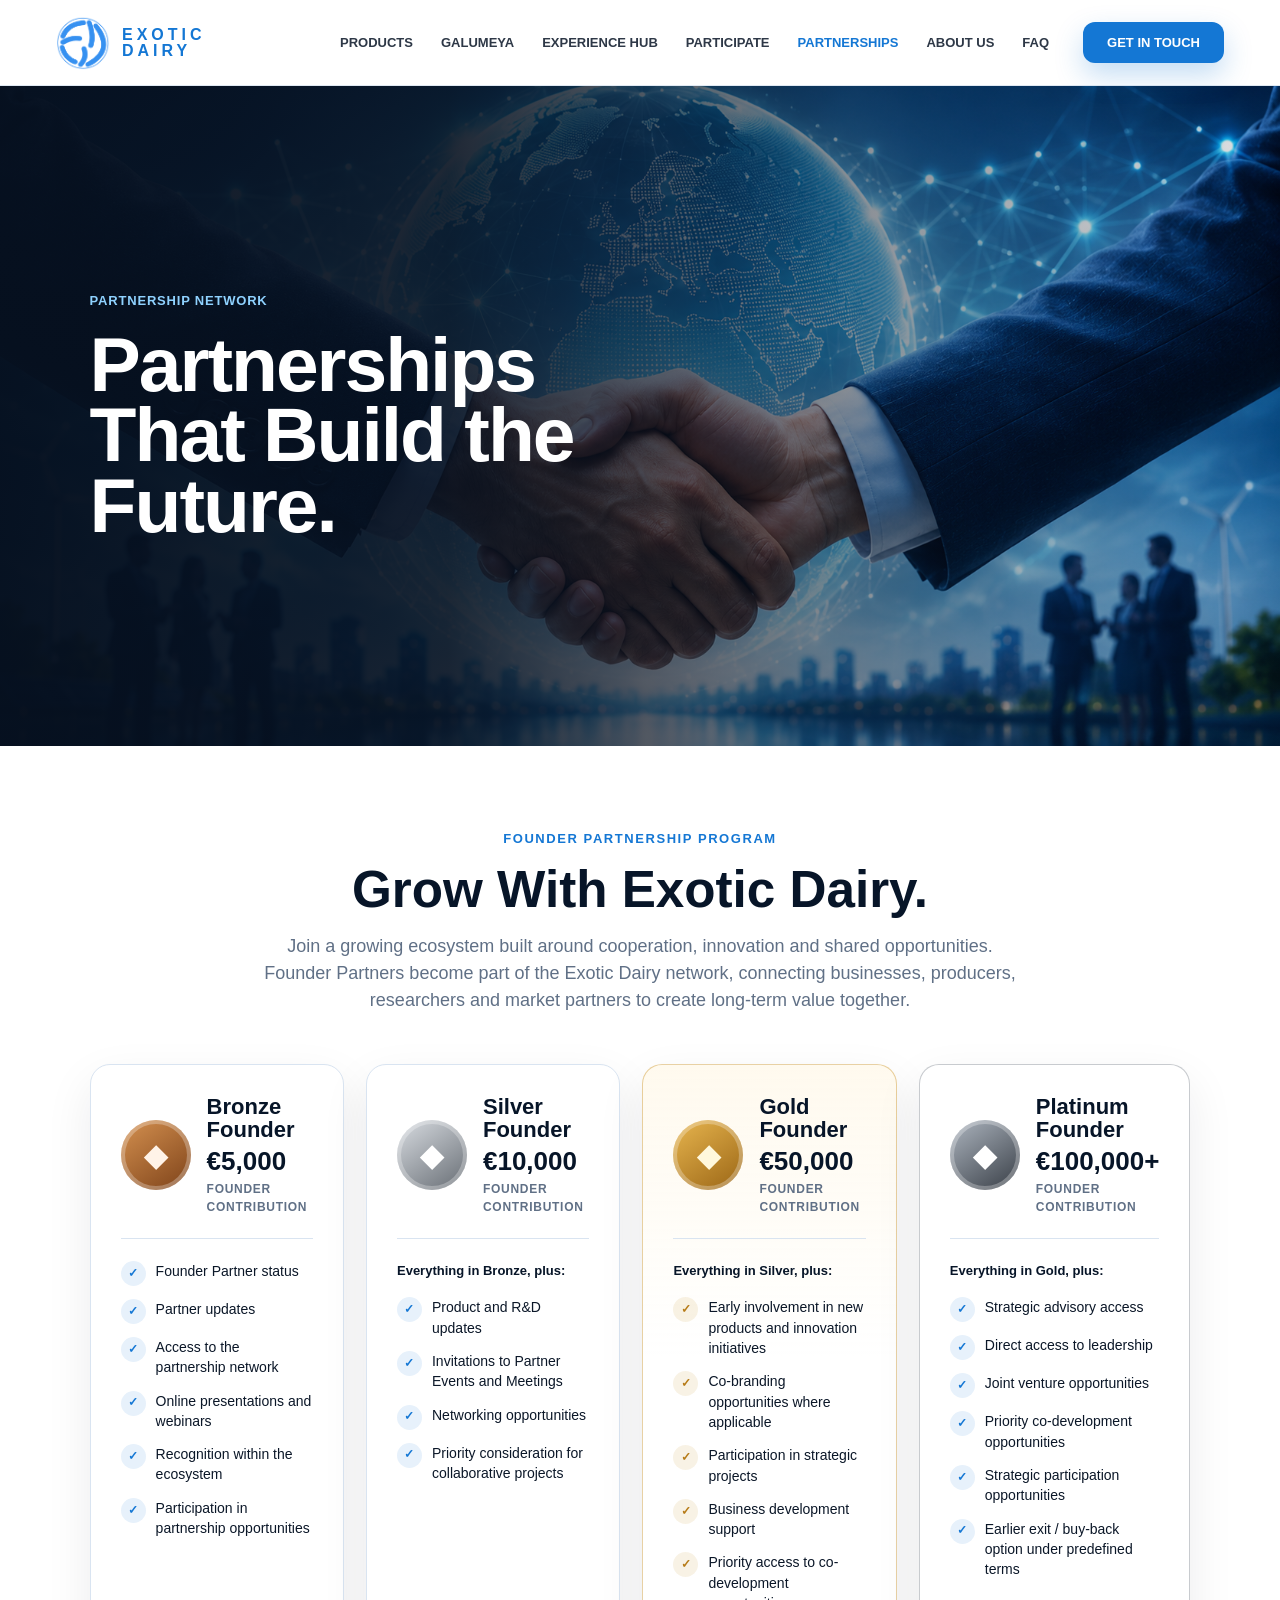
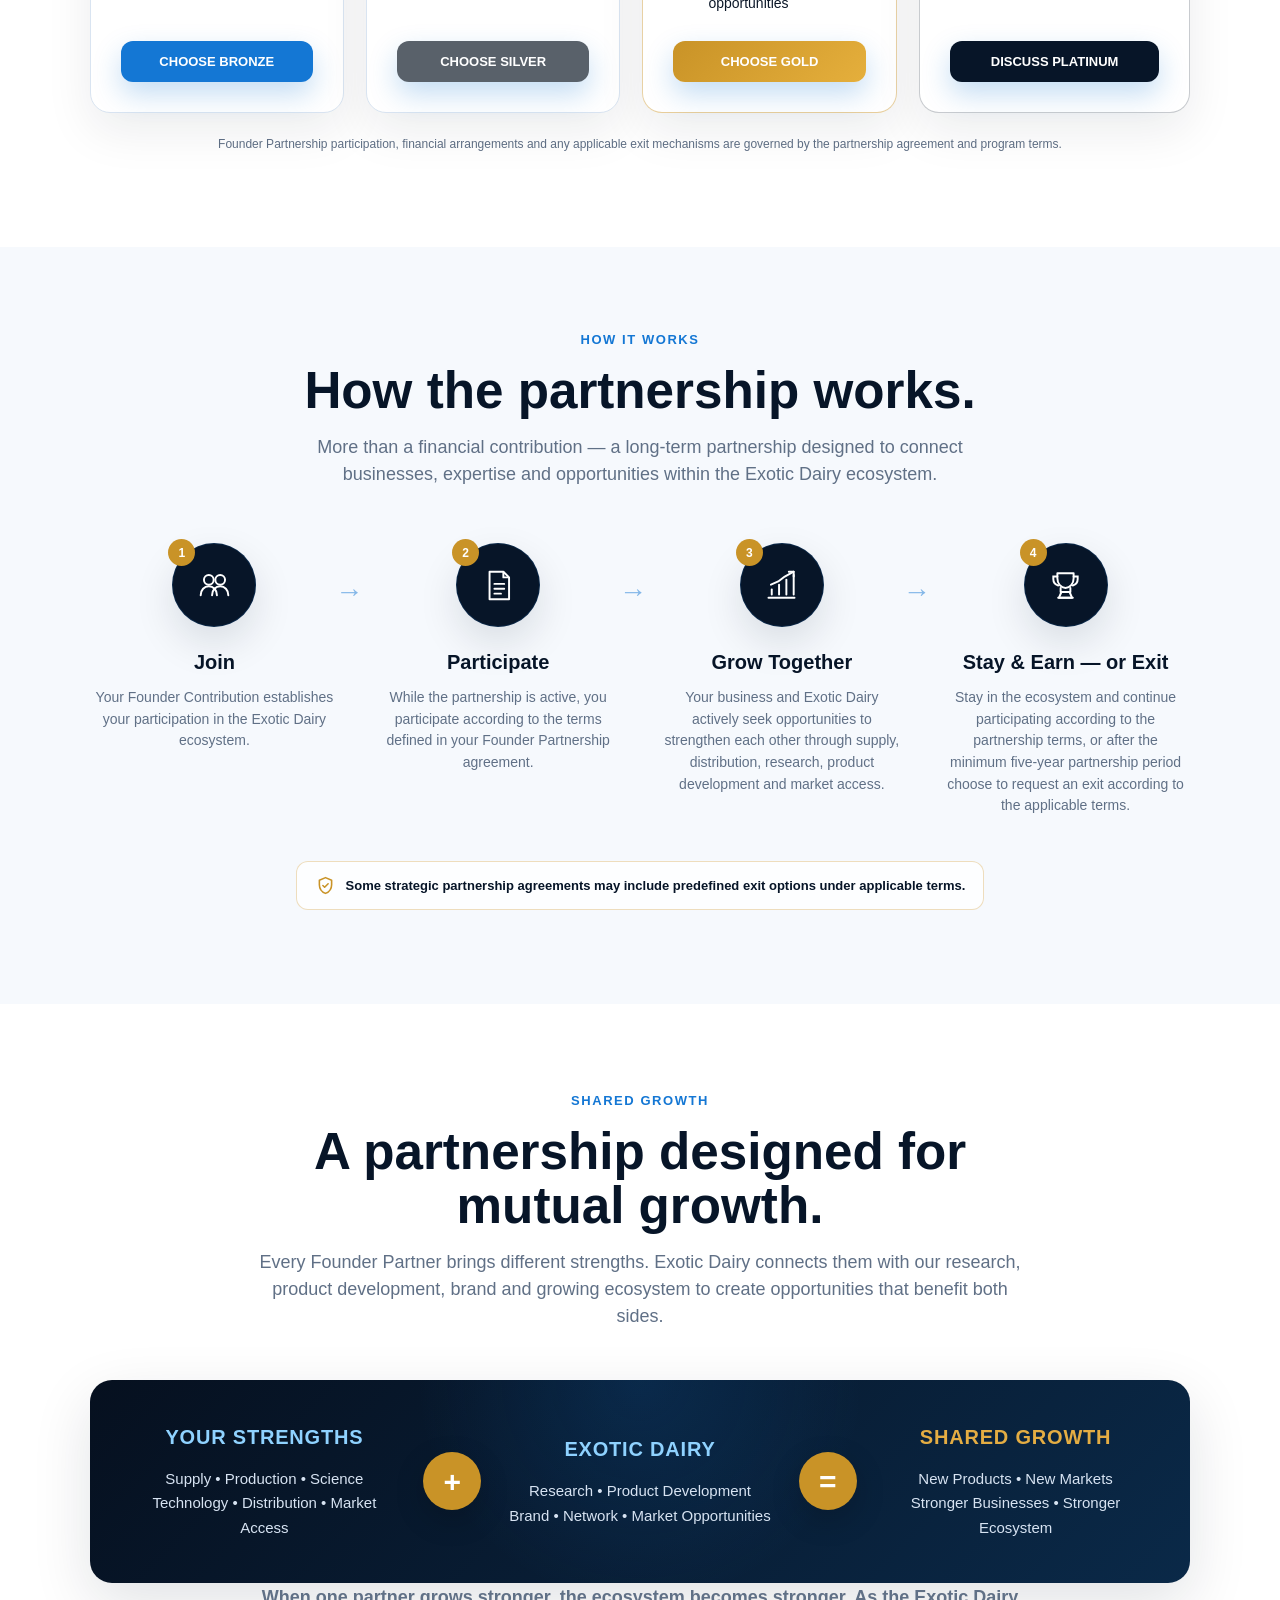
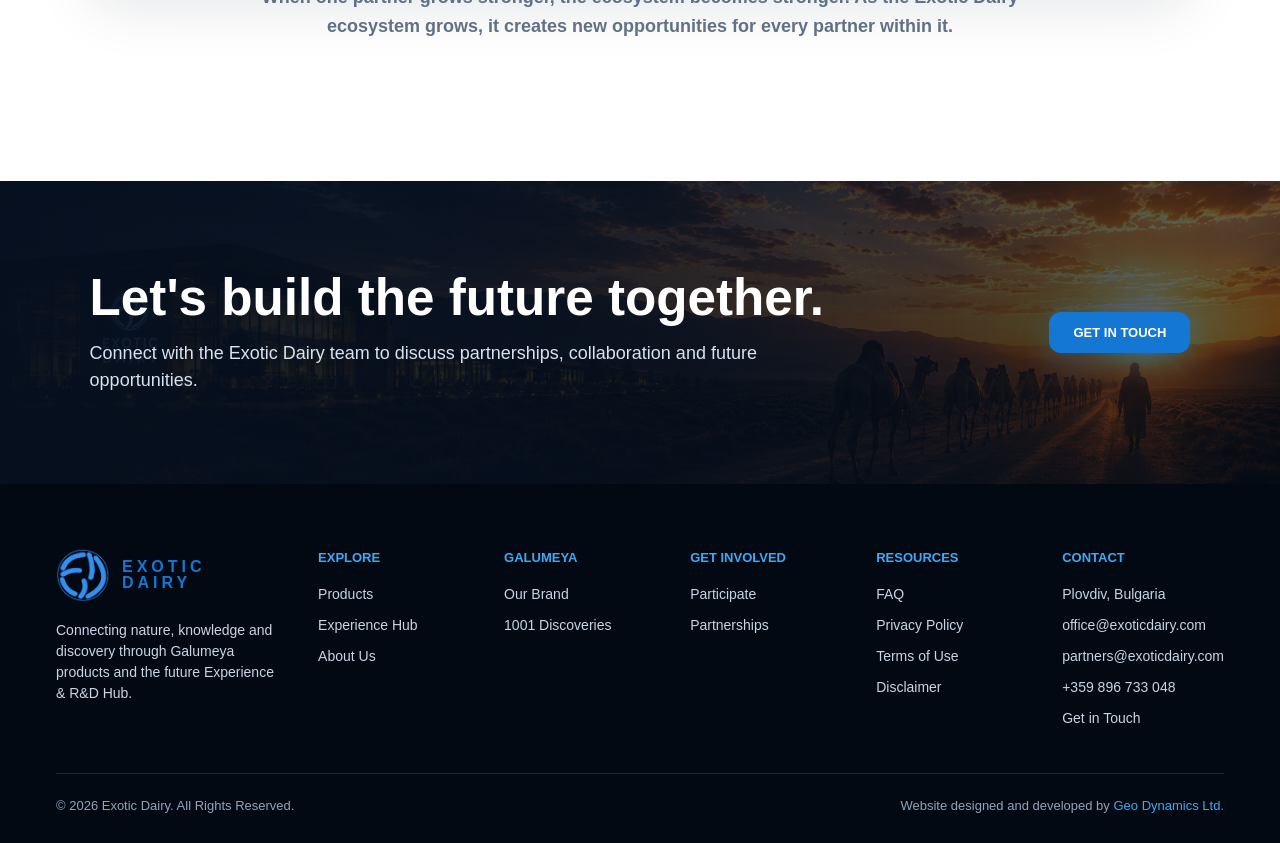
<file: partnerships.html>
<!doctype html>
<html lang="en">
<head>
  <meta charset="UTF-8" />
  <meta name="viewport" content="width=device-width, initial-scale=1.0" />

  <title>Exotic Dairy — Partnerships</title>

  <meta
    name="description"
    content="Join the Exotic Dairy Founder Partnership Program and become part of a growing ecosystem connecting science, innovation, production, business and market opportunities."
  />

  <meta property="og:title" content="Exotic Dairy — Partnerships" />
  <meta property="og:description" content="Partnerships That Build the Future." />
  <meta property="og:image" content="https://exoticdairy.com/assets/images/share.png" />
  <meta property="og:type" content="website" />
  <meta property="og:url" content="https://exoticdairy.com/partnerships.html" />
  <meta property="og:site_name" content="Exotic Dairy" />

  <meta name="twitter:card" content="summary_large_image" />
  <meta name="twitter:title" content="Exotic Dairy — Partnerships" />
  <meta name="twitter:description" content="Partnerships That Build the Future." />
  <meta name="twitter:image" content="https://exoticdairy.com/assets/images/share.png" />

  <link rel="icon" type="image/png" href="favicon.png">
  <link rel="stylesheet" href="styles.css" />

  <style>
    .partnership-hero {
      min-height: 660px;
      display: flex;
      align-items: center;
      background:
        linear-gradient(
          90deg,
          rgba(6, 16, 31, .98) 0%,
          rgba(6, 16, 31, .90) 35%,
          rgba(6, 16, 31, .48) 66%,
          rgba(6, 16, 31, .10) 100%
        ),
        url("assets/images/partnership.png") center / cover no-repeat;
      background-color: var(--navy);
    }

    .partnership-hero-content {
      max-width: 780px;
      padding: 90px 7vw;
      color: var(--white);
    }

    .partnership-hero-content .eyebrow {
      color: #8fd2ff;
    }

    .partnership-hero-content h1 {
      font-size: clamp(48px, 6vw, 88px);
      line-height: .92;
      letter-spacing: -2px;
      margin: 18px 0 0;
    }

    .founder-program {
      padding: 86px 7vw 94px;
      background: var(--white);
    }

    .partnership-section-head {
      max-width: 820px;
      margin: 0 auto 50px;
      text-align: center;
    }

    .partnership-section-head h2 {
      max-width: 820px;
      margin: 10px auto 16px;
      color: var(--navy);
      font-size: clamp(36px, 4vw, 56px);
      line-height: 1.05;
    }

    .partnership-section-head p {
      max-width: 760px;
      margin: 0 auto;
      color: var(--muted);
      font-size: 18px;
    }

    .founder-grid {
      display: grid;
      grid-template-columns: repeat(4, 1fr);
      gap: 22px;
      max-width: 1320px;
      margin: 0 auto;
      align-items: stretch;
    }

    .founder-card {
      position: relative;
      display: flex;
      flex-direction: column;
      min-height: 100%;
      padding: 30px;
      border: 1px solid var(--line);
      border-radius: 20px;
      background: var(--white);
      box-shadow: 0 18px 48px rgba(7, 21, 40, .08);
      transition: border-color .3s ease, box-shadow .3s ease;
    }

    .founder-card:hover {
      border-color: rgba(20, 119, 212, .32);
      box-shadow: 0 22px 54px rgba(7, 21, 40, .12);
    }

    .founder-card.gold {
      border-color: rgba(201, 145, 39, .42);
      background:
        linear-gradient(
          180deg,
          rgba(255, 249, 236, .88),
          rgba(255, 255, 255, 1) 45%
        );
    }

    .founder-card.platinum {
      border-color: rgba(7, 21, 40, .22);
    }

    .founder-card-head {
      display: flex;
      align-items: center;
      gap: 16px;
      padding-bottom: 22px;
      margin-bottom: 22px;
      border-bottom: 1px solid var(--line);
    }

    .founder-medal {
      width: 70px;
      height: 70px;
      flex: 0 0 70px;
      display: grid;
      place-items: center;
      border-radius: 50%;
      font-size: 30px;
      font-weight: 800;
      box-shadow: inset 0 0 0 4px rgba(255, 255, 255, .28);
    }

    .bronze .founder-medal {
      color: #fff3e8;
      background: linear-gradient(145deg, #d59150, #7d4219);
    }

    .silver .founder-medal {
      color: #ffffff;
      background: linear-gradient(145deg, #d9dde2, #666c73);
    }

    .gold .founder-medal {
      color: #fff8dc;
      background: linear-gradient(145deg, #e8b64f, #9a6515);
    }

    .platinum .founder-medal {
      color: #ffffff;
      background: linear-gradient(145deg, #aeb6c0, #373d45);
    }

    .founder-card h3 {
      color: var(--navy);
      font-size: 22px;
      line-height: 1.05;
      margin-bottom: 7px;
    }

    .founder-price {
      color: var(--navy);
      font-size: 26px;
      line-height: 1;
      font-weight: 900;
    }

    .founder-deposit {
      display: block;
      margin-top: 6px;
      color: var(--muted);
      font-size: 12px;
      text-transform: uppercase;
      letter-spacing: .06em;
      font-weight: 800;
    }

    .founder-intro {
      color: var(--navy);
      font-size: 13px;
      font-weight: 800;
      margin-bottom: 17px;
    }

    .founder-benefits {
      display: grid;
      gap: 13px;
      padding: 0;
      margin: 0 0 28px;
      list-style: none;
    }

    .founder-benefits li {
      display: grid;
      grid-template-columns: 25px 1fr;
      gap: 10px;
      color: var(--text);
      font-size: 14px;
      line-height: 1.45;
    }

    .founder-benefits span {
      width: 25px;
      height: 25px;
      display: grid;
      place-items: center;
      border-radius: 50%;
      background: rgba(20, 119, 212, .10);
      color: var(--blue);
      font-size: 12px;
      font-weight: 900;
    }

    .gold .founder-benefits span {
      background: rgba(201, 145, 39, .12);
      color: #b67b17;
    }

    .founder-card .btn {
      width: 100%;
      margin-top: auto;
      text-align: center;
      justify-content: center;
    }

    .silver .btn {
      background: #59616a;
    }

    .gold .btn {
      background: linear-gradient(135deg, #c99327, #e5af3c);
    }

    .platinum .btn {
      background: var(--navy);
    }

    .program-note {
      max-width: 1100px;
      margin: 22px auto 0;
      color: var(--muted);
      font-size: 12px;
      line-height: 1.5;
      text-align: center;
    }

    .partnership-process {
      padding: 86px 7vw 94px;
      background: var(--bg);
      text-align: center;
    }

    .partnership-process h2 {
      margin: 10px auto 16px;
      color: var(--navy);
      font-size: clamp(34px, 4vw, 52px);
      line-height: 1.05;
    }

    .partnership-process > p {
      max-width: 720px;
      margin: 0 auto 55px;
      color: var(--muted);
      font-size: 18px;
    }

    .partnership-process-line {
      display: grid;
      grid-template-columns: repeat(4, 1fr);
      gap: 34px;
      max-width: 1180px;
      margin: 0 auto;
    }

    .partnership-step {
      position: relative;
    }

    .partnership-step:not(:last-child)::after {
      content: "→";
      position: absolute;
      top: 28px;
      right: -24px;
      color: var(--blue);
      font-size: 28px;
      font-weight: 700;
      opacity: .5;
    }

    .partnership-step-icon {
      position: relative;
      width: 84px;
      height: 84px;
      display: grid;
      place-items: center;
      margin: 0 auto 20px;
      border: 1px solid rgba(20, 119, 212, .18);
      border-radius: 50%;
      background: var(--navy);
      box-shadow: 0 16px 40px rgba(7, 21, 40, .12);
    }

    .partnership-step-number {
      position: absolute;
      top: -5px;
      left: -5px;
      width: 27px;
      height: 27px;
      display: grid;
      place-items: center;
      border-radius: 50%;
      background: #c99327;
      color: var(--white);
      font-size: 12px;
      font-weight: 900;
    }

    .partnership-step-icon svg {
      width: 39px;
      height: 39px;
      stroke: var(--white);
    }

    .partnership-step h3 {
      margin-bottom: 10px;
      color: var(--navy);
      font-size: 20px;
    }

    .partnership-step p {
      max-width: 240px;
      margin: 0 auto;
      color: var(--muted);
      font-size: 14px;
      line-height: 1.55;
    }

    .process-note {
      display: inline-flex;
      align-items: center;
      gap: 10px;
      max-width: 760px;
      margin: 44px auto 0;
      padding: 13px 18px;
      border: 1px solid rgba(201, 145, 39, .30);
      border-radius: 12px;
      background: rgba(255, 255, 255, .78);
      color: var(--navy);
      font-size: 13px;
      font-weight: 700;
    }

    .process-note svg {
      width: 21px;
      height: 21px;
      flex: 0 0 21px;
      stroke: #c99327;
    }

    .mutual-growth {
      padding: 90px 7vw;
      background: var(--white);
      text-align: center;
    }

    .mutual-growth h2 {
      max-width: 820px;
      margin: 10px auto 16px;
      color: var(--navy);
      font-size: clamp(34px, 4vw, 52px);
      line-height: 1.05;
    }

    .mutual-growth > p {
      max-width: 780px;
      margin: 0 auto 50px;
      color: var(--muted);
      font-size: 18px;
    }

    .growth-equation {
      display: grid;
      grid-template-columns: 1fr 70px 1fr 70px 1fr;
      align-items: center;
      gap: 20px;
      max-width: 1180px;
      margin: 0 auto;
      padding: 42px;
      border-radius: 22px;
      background:
        radial-gradient(
          circle at 50% 0%,
          rgba(20, 119, 212, .16),
          transparent 38%
        ),
        linear-gradient(135deg, #06101f, #0a2948);
      color: var(--white);
      box-shadow: var(--shadow);
    }

    .growth-block {
      min-width: 0;
    }

    .growth-block h3 {
      margin-bottom: 15px;
      color: #8fd2ff;
      font-size: 20px;
      text-transform: uppercase;
      letter-spacing: .04em;
    }

    .growth-block.shared h3 {
      color: #e4ad43;
    }

    .growth-block p {
      color: #d7e3f2;
      font-size: 15px;
      line-height: 1.65;
    }

    .growth-symbol {
      width: 58px;
      height: 58px;
      display: grid;
      place-items: center;
      margin: 0 auto;
      border-radius: 50%;
      background: #c99327;
      color: var(--white);
      font-size: 30px;
      font-weight: 900;
      box-shadow: 0 10px 30px rgba(0, 0, 0, .18);
    }

    .growth-statement {
      max-width: 930px;
      margin: 30px auto 0;
      color: var(--navy);
      font-size: 17px;
      line-height: 1.6;
      font-weight: 700;
    }

    .partnership-final-cta {
      padding: 90px 7vw;
      background:
        linear-gradient(
          90deg,
          rgba(6, 16, 31, .96) 0%,
          rgba(6, 16, 31, .88) 45%,
          rgba(6, 16, 31, .62) 100%
        ),
        url("assets/images/ecosystem-footer.png") center / cover no-repeat;
      color: var(--white);
    }

    .partnership-final-inner {
      display: grid;
      grid-template-columns: 1fr auto;
      align-items: center;
      gap: 40px;
      max-width: 1180px;
      margin: 0 auto;
    }

    .partnership-final-inner h2 {
      font-size: clamp(34px, 4vw, 54px);
      line-height: 1.05;
      margin-bottom: 16px;
    }

    .partnership-final-inner p {
      max-width: 720px;
      color: #d7e3f2;
      font-size: 18px;
    }

    @media(max-width: 1180px) {
      .founder-grid {
        grid-template-columns: repeat(2, 1fr);
      }

      .partnership-process-line {
        grid-template-columns: repeat(2, 1fr);
        gap: 46px 34px;
      }

      .partnership-step::after {
        display: none;
      }
    }

    @media(max-width: 900px) {
      .partnership-hero {
        min-height: 560px;
        background:
          linear-gradient(
            180deg,
            rgba(6, 16, 31, .92) 0%,
            rgba(6, 16, 31, .70) 50%,
            rgba(6, 16, 31, .30) 100%
          ),
          url("assets/images/partnership.png") center / cover no-repeat;
      }

      .partnership-hero-content {
        padding: 60px 24px;
      }

      .growth-equation {
        grid-template-columns: 1fr;
        max-width: 620px;
        padding: 38px 28px;
      }

      .growth-symbol {
        width: 52px;
        height: 52px;
      }

      .partnership-final-inner {
        grid-template-columns: 1fr;
        text-align: center;
      }

      .partnership-final-inner p {
        margin: 0 auto;
      }
    }

    /* Keep partnership section labels consistent with hero eyebrow */
    .founder-program .eyebrow,
    .partnership-process .eyebrow,
    .mutual-growth .eyebrow {
      color: var(--blue);
      font-size: 13px;
      line-height: 1;
      font-weight: 800;
      letter-spacing: .12em;
      text-transform: uppercase;
      margin-bottom: 18px;
    }

    @media(max-width: 680px) {
      .founder-program,
      .partnership-process,
      .mutual-growth,
      .partnership-final-cta {
        padding-left: 22px;
        padding-right: 22px;
      }

      .founder-grid {
        grid-template-columns: 1fr;
      }

      .founder-card {
        padding: 26px;
      }

      .partnership-process-line {
        grid-template-columns: 1fr;
        gap: 34px;
      }

      .partnership-step {
        display: grid;
        grid-template-columns: 74px 1fr;
        gap: 18px;
        align-items: start;
        text-align: left;
      }

      .partnership-step-icon {
        width: 72px;
        height: 72px;
        margin: 0;
      }

      .partnership-step-icon svg {
        width: 34px;
        height: 34px;
      }

      .partnership-step h3 {
        margin-top: 5px;
      }

      .partnership-step p {
        max-width: none;
        margin: 0;
      }

      .process-note {
        text-align: left;
      }

      .growth-equation {
        padding: 34px 24px;
      }
    }
  </style>
</head>

<body>
  <header class="site-header">
    <a class="logo" href="index.html">
      <img src="assets/images/logo.png" alt="Exotic Dairy logo" />
      <span>EXOTIC<br>DAIRY</span>
    </a>

    <nav class="nav" id="nav" aria-label="Main navigation">
      <a href="products.html">Products</a>
      <a href="galumeya.html">Galumeya</a>
      <a href="experience-hub.html">Experience Hub</a>
      <a href="participate.html">Participate</a>
      <a href="partnerships.html">Partnerships</a>
      <a href="about.html">About Us</a>
      <a href="faq.html">FAQ</a>
    
      <a
        class="mobile-contact-btn modal-trigger"
        href="#contactModal"
        data-modal="contactModal"
      >
        Get in Touch
      </a>
    </nav>

    <button class="menu-btn" id="menuBtn">☰</button>

    <a
      class="header-btn modal-trigger"
      href="#"
      data-modal="contactModal"
    >
      Get in touch
    </a>
  </header>

  <main id="top">
    <section class="partnership-hero">
      <div class="partnership-hero-content">
        <p class="eyebrow">Partnership Network</p>

        <h1>
          Partnerships<br>
          That Build the Future.
        </h1>
      </div>
    </section>

    <section class="founder-program">
      <div class="partnership-section-head">
        <p class="eyebrow">Founder Partnership Program</p>

        <h2>
          Grow With Exotic Dairy.
        </h2>

        <p>
          Join a growing ecosystem built around cooperation, innovation and shared opportunities.
          Founder Partners become part of the Exotic Dairy network, connecting businesses, producers, researchers and market partners to create long-term value together.
        </p>
      </div>

      <div class="founder-grid">
        <article class="founder-card bronze">
          <div class="founder-card-head">
            <div class="founder-medal">◆</div>

            <div>
              <h3>Bronze Founder</h3>
              <div class="founder-price">€5,000</div>
              <span class="founder-deposit">Founder Contribution</span>
            </div>
          </div>

          <ul class="founder-benefits">
            <li>
              <span>✓</span>
              Founder Partner status
            </li>

            <li>
              <span>✓</span>
              Partner updates
            </li>

            <li>
              <span>✓</span>
              Access to the partnership network
            </li>

            <li>
              <span>✓</span>
              Online presentations and webinars
            </li>

            <li>
              <span>✓</span>
              Recognition within the ecosystem
            </li>

            <li>
              <span>✓</span>
              Participation in partnership opportunities
            </li>
          </ul>

          <a
            class="btn founder-package-trigger modal-trigger"
            href="#"
            data-modal="contactModal"
            data-package="Bronze Founder Partnership"
            data-price="€5,000"
          >
            Choose Bronze
          </a>
        </article>

        <article class="founder-card silver">
          <div class="founder-card-head">
            <div class="founder-medal">◆</div>

            <div>
              <h3>Silver Founder</h3>
              <div class="founder-price">€10,000</div>
              <span class="founder-deposit">Founder Contribution</span>
            </div>
          </div>

          <p class="founder-intro">
            Everything in Bronze, plus:
          </p>

          <ul class="founder-benefits">
            <li>
              <span>✓</span>
              Product and R&amp;D updates
            </li>

            <li>
              <span>✓</span>
              Invitations to Partner Events and Meetings
            </li>

            <li>
              <span>✓</span>
              Networking opportunities
            </li>

            <li>
              <span>✓</span>
              Priority consideration for collaborative projects
            </li>
          </ul>

          <a
            class="btn founder-package-trigger modal-trigger"
            href="#"
            data-modal="contactModal"
            data-package="Silver Founder Partnership"
            data-price="€10,000"
          >
            Choose Silver
          </a>
        </article>

        <article class="founder-card gold">
          <div class="founder-card-head">
            <div class="founder-medal">◆</div>

            <div>
              <h3>Gold Founder</h3>
              <div class="founder-price">€50,000</div>
              <span class="founder-deposit">Founder Contribution</span>
            </div>
          </div>

          <p class="founder-intro">
            Everything in Silver, plus:
          </p>

          <ul class="founder-benefits">
            <li>
              <span>✓</span>
              Early involvement in new products and innovation initiatives
            </li>

            <li>
              <span>✓</span>
              Co-branding opportunities where applicable
            </li>

            <li>
              <span>✓</span>
              Participation in strategic projects
            </li>

            <li>
              <span>✓</span>
              Business development support
            </li>

            <li>
              <span>✓</span>
              Priority access to co-development opportunities
            </li>
          </ul>

          <a
            class="btn founder-package-trigger modal-trigger"
            href="#"
            data-modal="contactModal"
            data-package="Gold Founder Partnership"
            data-price="€50,000"
          >
            Choose Gold
          </a>
        </article>

        <article class="founder-card platinum">
          <div class="founder-card-head">
            <div class="founder-medal">◆</div>

            <div>
              <h3>Platinum Founder</h3>
              <div class="founder-price">€100,000+</div>
              <span class="founder-deposit">Founder Contribution</span>
            </div>
          </div>

          <p class="founder-intro">
            Everything in Gold, plus:
          </p>

          <ul class="founder-benefits">
            <li>
              <span>✓</span>
              Strategic advisory access
            </li>

            <li>
              <span>✓</span>
              Direct access to leadership
            </li>

            <li>
              <span>✓</span>
              Joint venture opportunities
            </li>

            <li>
              <span>✓</span>
              Priority co-development opportunities
            </li>

            <li>
              <span>✓</span>
              Strategic participation opportunities
            </li>

            <li>
              <span>✓</span>
              Earlier exit / buy-back option under predefined terms
            </li>
          </ul>

          <a
            class="btn founder-package-trigger modal-trigger"
            href="#"
            data-modal="contactModal"
            data-package="Platinum Founder Partnership"
            data-price="€100,000+"
          >
            Discuss Platinum
          </a>
        </article>
      </div>

      <p class="program-note">
        Founder Partnership participation, financial arrangements and any applicable exit mechanisms are governed by the partnership agreement and program terms.
      </p>
    </section>

    <section class="partnership-process">
      <p class="eyebrow">How It Works</p>

      <h2>
        How the partnership works.
      </h2>

      <p>
        More than a financial contribution — a long-term partnership designed to connect businesses, expertise and opportunities within the Exotic Dairy ecosystem.
      </p>

      <div class="partnership-process-line">
        <div class="partnership-step">
          <div class="partnership-step-icon">
            <span class="partnership-step-number">1</span>

            <svg viewBox="0 0 48 48" fill="none">
              <circle cx="17" cy="17" r="6" stroke-width="2.4"/>
              <circle cx="31" cy="17" r="6" stroke-width="2.4"/>
              <path d="M7 36C7 29.4 11.5 25 17 25C22.5 25 27 29.4 27 36" stroke-width="2.4" stroke-linecap="round"/>
              <path d="M21 36C21 29.4 25.5 25 31 25C36.5 25 41 29.4 41 36" stroke-width="2.4" stroke-linecap="round"/>
            </svg>
          </div>

          <div>
            <h3>Join</h3>

            <p>
              Your Founder Contribution establishes your participation in the Exotic Dairy ecosystem.
            </p>
          </div>
        </div>

        <div class="partnership-step">
          <div class="partnership-step-icon">
            <span class="partnership-step-number">2</span>

            <svg viewBox="0 0 48 48" fill="none">
              <path d="M13 7H30L37 14V41H13V7Z" stroke-width="2.4" stroke-linejoin="round"/>
              <path d="M30 7V14H37" stroke-width="2.4" stroke-linejoin="round"/>
              <path d="M19 22H31" stroke-width="2.4" stroke-linecap="round"/>
              <path d="M19 28H31" stroke-width="2.4" stroke-linecap="round"/>
              <path d="M19 34H27" stroke-width="2.4" stroke-linecap="round"/>
            </svg>
          </div>

          <div>
            <h3>Participate</h3>

            <p>
              While the partnership is active, you participate according to the terms defined in your Founder Partnership agreement.
            </p>
          </div>
        </div>

        <div class="partnership-step">
          <div class="partnership-step-icon">
            <span class="partnership-step-number">3</span>

            <svg viewBox="0 0 48 48" fill="none">
              <path d="M8 39H40" stroke-width="2.4" stroke-linecap="round"/>
              <path d="M12 35V29" stroke-width="2.4" stroke-linecap="round"/>
              <path d="M21 35V23" stroke-width="2.4" stroke-linecap="round"/>
              <path d="M30 35V17" stroke-width="2.4" stroke-linecap="round"/>
              <path d="M39 35V11" stroke-width="2.4" stroke-linecap="round"/>
              <path d="M11 23L20 19L28 13L39 7" stroke-width="2.4" stroke-linecap="round" stroke-linejoin="round"/>
              <path d="M33 7H39V13" stroke-width="2.4" stroke-linecap="round" stroke-linejoin="round"/>
            </svg>
          </div>

          <div>
            <h3>Grow Together</h3>

            <p>
              Your business and Exotic Dairy actively seek opportunities
              to strengthen each other through supply, distribution,
              research, product development and market access.
            </p>
          </div>
        </div>

        <div class="partnership-step">
          <div class="partnership-step-icon">
            <span class="partnership-step-number">4</span>

            <svg viewBox="0 0 48 48" fill="none">
              <path d="M14 9H34V15C34 22 29.5 27 24 27C18.5 27 14 22 14 15V9Z" stroke-width="2.4" stroke-linejoin="round"/>
              <path d="M18 27V32" stroke-width="2.4" stroke-linecap="round"/>
              <path d="M30 27V32" stroke-width="2.4" stroke-linecap="round"/>
              <path d="M15 39H33" stroke-width="2.4" stroke-linecap="round"/>
              <path d="M19 32H29L32 39H16L19 32Z" stroke-width="2.4" stroke-linejoin="round"/>
              <path d="M14 13H9V16C9 20 11.5 23 15 24" stroke-width="2.4" stroke-linecap="round"/>
              <path d="M34 13H39V16C39 20 36.5 23 33 24" stroke-width="2.4" stroke-linecap="round"/>
            </svg>
          </div>

          <div>
            <h3>Stay &amp; Earn — or Exit</h3>

            <p>
              Stay in the ecosystem and continue participating according
              to the partnership terms, or after the minimum five-year
              partnership period choose to request an exit according to
              the applicable terms.
            </p>
          </div>
        </div>
      </div>

      <div class="process-note">
        <svg viewBox="0 0 24 24" fill="none">
          <path d="M12 3L19 6V11C19 15.5 16.3 19.2 12 21C7.7 19.2 5 15.5 5 11V6L12 3Z" stroke-width="1.8" stroke-linejoin="round"/>
          <path d="M9 12L11 14L15 10" stroke-width="1.8" stroke-linecap="round" stroke-linejoin="round"/>
        </svg>

        Some strategic partnership agreements may include predefined exit options under applicable terms.
      </div>
    </section>

    <section class="mutual-growth">
      <p class="eyebrow">Shared Growth</p>

      <h2>
        A partnership designed for mutual growth.
      </h2>

      <p>
        Every Founder Partner brings different strengths. Exotic Dairy
        connects them with our research, product development, brand and
        growing ecosystem to create opportunities that benefit both sides.
      </p>

      <div class="growth-equation">
        <div class="growth-block">
          <h3>Your Strengths</h3>

          <p>
            Supply • Production • Science<br>
            Technology • Distribution • Market Access
          </p>
        </div>

        <div class="growth-symbol">
          +
        </div>

        <div class="growth-block">
          <h3>Exotic Dairy</h3>

          <p>
            Research • Product Development<br>
            Brand • Network • Market Opportunities
          </p>
        </div>

        <div class="growth-symbol">
          =
        </div>

        <div class="growth-block shared">
          <h3>Shared Growth</h3>

          <p>
            New Products • New Markets<br>
            Stronger Businesses • Stronger Ecosystem
          </p>
        </div>
      </div>

      <p class="growth-statement">
        When one partner grows stronger, the ecosystem becomes stronger.
        As the Exotic Dairy ecosystem grows, it creates new opportunities
        for every partner within it.
      </p>
    </section>

    <section class="partnership-final-cta">
      <div class="partnership-final-inner">
        <div>
          <h2>
            Let's build the future together.
          </h2>

          <p>
            Connect with the Exotic Dairy team to discuss partnerships,
            collaboration and future opportunities.
          </p>
        </div>

        <a
          class="btn modal-trigger"
          href="#"
          data-modal="contactModal"
          data-interest="Partnerships"
        >
          Get in Touch
        </a>
      </div>
    </section>
  </main>

  <footer class="footer" id="contact">
    <div class="footer-top">
  
      <div class="footer-main">
        <div class="footer-brand">
          <img
            src="assets/images/logo.png"
            alt="Exotic Dairy logo"
            loading="lazy"
          >
          <span>EXOTIC<br>DAIRY</span>
        </div>
  
        <p>
          Connecting nature, knowledge and discovery through
          Galumeya products and the future Experience &amp; R&amp;D Hub.
        </p>
      </div>
  
      <div class="footer-col">
        <h3>Explore</h3>
  
        <a href="products.html">Products</a>
        <a href="experience-hub.html">Experience Hub</a>
        <a href="about.html">About Us</a>
      </div>
  
      <div class="footer-col">
        <h3>Galumeya</h3>
  
        <a href="galumeya.html">Our Brand</a>
        <a href="galumeya-book.html">1001 Discoveries</a>
      </div>
  
      <div class="footer-col">
        <h3>Get Involved</h3>
  
        <a href="participate.html">Participate</a>
        <a href="partnerships.html">Partnerships</a>
      </div>
  
      <div class="footer-col">
        <h3>Resources</h3>
  
        <a href="faq.html">FAQ</a>
        <a href="privacy.html">Privacy Policy</a>
        <a href="terms.html">Terms of Use</a>
        <a href="disclaimer.html">Disclaimer</a>
      </div>
  
      <div class="footer-col">
        <h3>Contact</h3>
  
        <p>Plovdiv, Bulgaria</p>
  
        <a href="mailto:office@exoticdairy.com">
          office@exoticdairy.com
        </a>
  
        <a href="mailto:partners@exoticdairy.com">
          partners@exoticdairy.com
        </a>
  
        <a href="tel:+359896733048">
          +359 896 733 048
        </a>
  
        <a
          class="modal-trigger"
          href="#contactModal"
          data-modal="contactModal"
        >
          Get in Touch
        </a>
      </div>
  
    </div>
  
    <div class="footer-bottom">
      <p>© 2026 Exotic Dairy. All Rights Reserved.</p>
  
      <p>
        Website designed and developed by
        <a
          href="https://geodynamicsonline.com"
          target="_blank"
          rel="noopener"
        >
          Geo Dynamics Ltd.
        </a>
      </p>
    </div>
  </footer>

  <div class="modal" id="contactModal">
    <div class="modal-backdrop modal-close"></div>

    <div class="modal-panel contact-panel">
      <button class="modal-x modal-close">×</button>

      <p class="eyebrow">Contact</p>

      <h2>
        Let's Build the Future Together
      </h2>

      <p class="modal-intro">
        Connect with the Exotic Dairy team to discuss products, research,
        partnerships and future opportunities.
      </p>

      <form
        class="contact-form"
        action="https://formspree.io/f/mqeonyjr"
        method="POST"
      >
        <input
          type="hidden"
          name="_subject"
          value="New Exotic Dairy Partnership Inquiry"
        >

        <div class="form-row">
          <label>Name *</label>
          <input type="text" name="name" minlength="2" required>
        </div>

        <div class="form-row">
          <label>Email *</label>
          <input type="email" name="email" required>
        </div>

        <div class="form-row">
          <label>Company</label>
          <input type="text" name="company">
        </div>

        <div class="form-row">
          <label>Country</label>
          <input type="text" name="country">
        </div>

        <div class="form-row">
          <label>Interest</label>

          <select name="interest">
            <option>Research</option>
            <option>Products</option>
            <option>Distribution</option>
            <option>Investment</option>
            <option>Partnerships</option>
            <option>Media</option>
          </select>
        </div>

        <div class="form-row full">
          <label>Message *</label>

          <textarea
            name="message"
            rows="5"
            minlength="10"
            required
          ></textarea>
        </div>

        <div class="form-row full">
          <label class="checkbox-label">
            <input
              type="checkbox"
              name="consent"
              value="yes"
              required
            >

            I agree to the Privacy Policy and consent to being contacted.
          </label>
        </div>

        <button class="btn" type="submit">
          Send inquiry
        </button>

        <div id="form-success" style="display:none;">
          Thank you for contacting Exotic Dairy.
          We will get back to you shortly.
        </div>
      </form>
    </div>
  </div>

  <script>
    document.querySelectorAll("[data-interest]").forEach(trigger => {
      trigger.addEventListener("click", () => {
        const modal = document.getElementById(trigger.dataset.modal);
        const interestSelect = modal?.querySelector('select[name="interest"]');

        if (interestSelect) {
          interestSelect.value = trigger.dataset.interest;
        }
      });
    });

    document.querySelectorAll(".founder-package-trigger").forEach(trigger => {
      trigger.addEventListener("click", () => {
        const modal = document.getElementById(trigger.dataset.modal);

        if (!modal) return;

        const interestSelect = modal.querySelector('select[name="interest"]');
        const messageField = modal.querySelector('textarea[name="message"]');
        const subjectField = modal.querySelector('input[name="_subject"]');

        const packageName = trigger.dataset.package;
        const packagePrice = trigger.dataset.price;

        if (interestSelect) {
          interestSelect.value = "Partnerships";
        }

        if (subjectField) {
          subjectField.value = `Founder Partnership Inquiry — ${packageName}`;
        }

        if (messageField) {
          messageField.value =
            `I am interested in the ${packageName} (${packagePrice}). ` +
            `Please contact me with more information about the partnership program and next steps.`;
        }
      });
    });
  </script>

  <script src="script.js"></script>
</body>
</html>
</file>
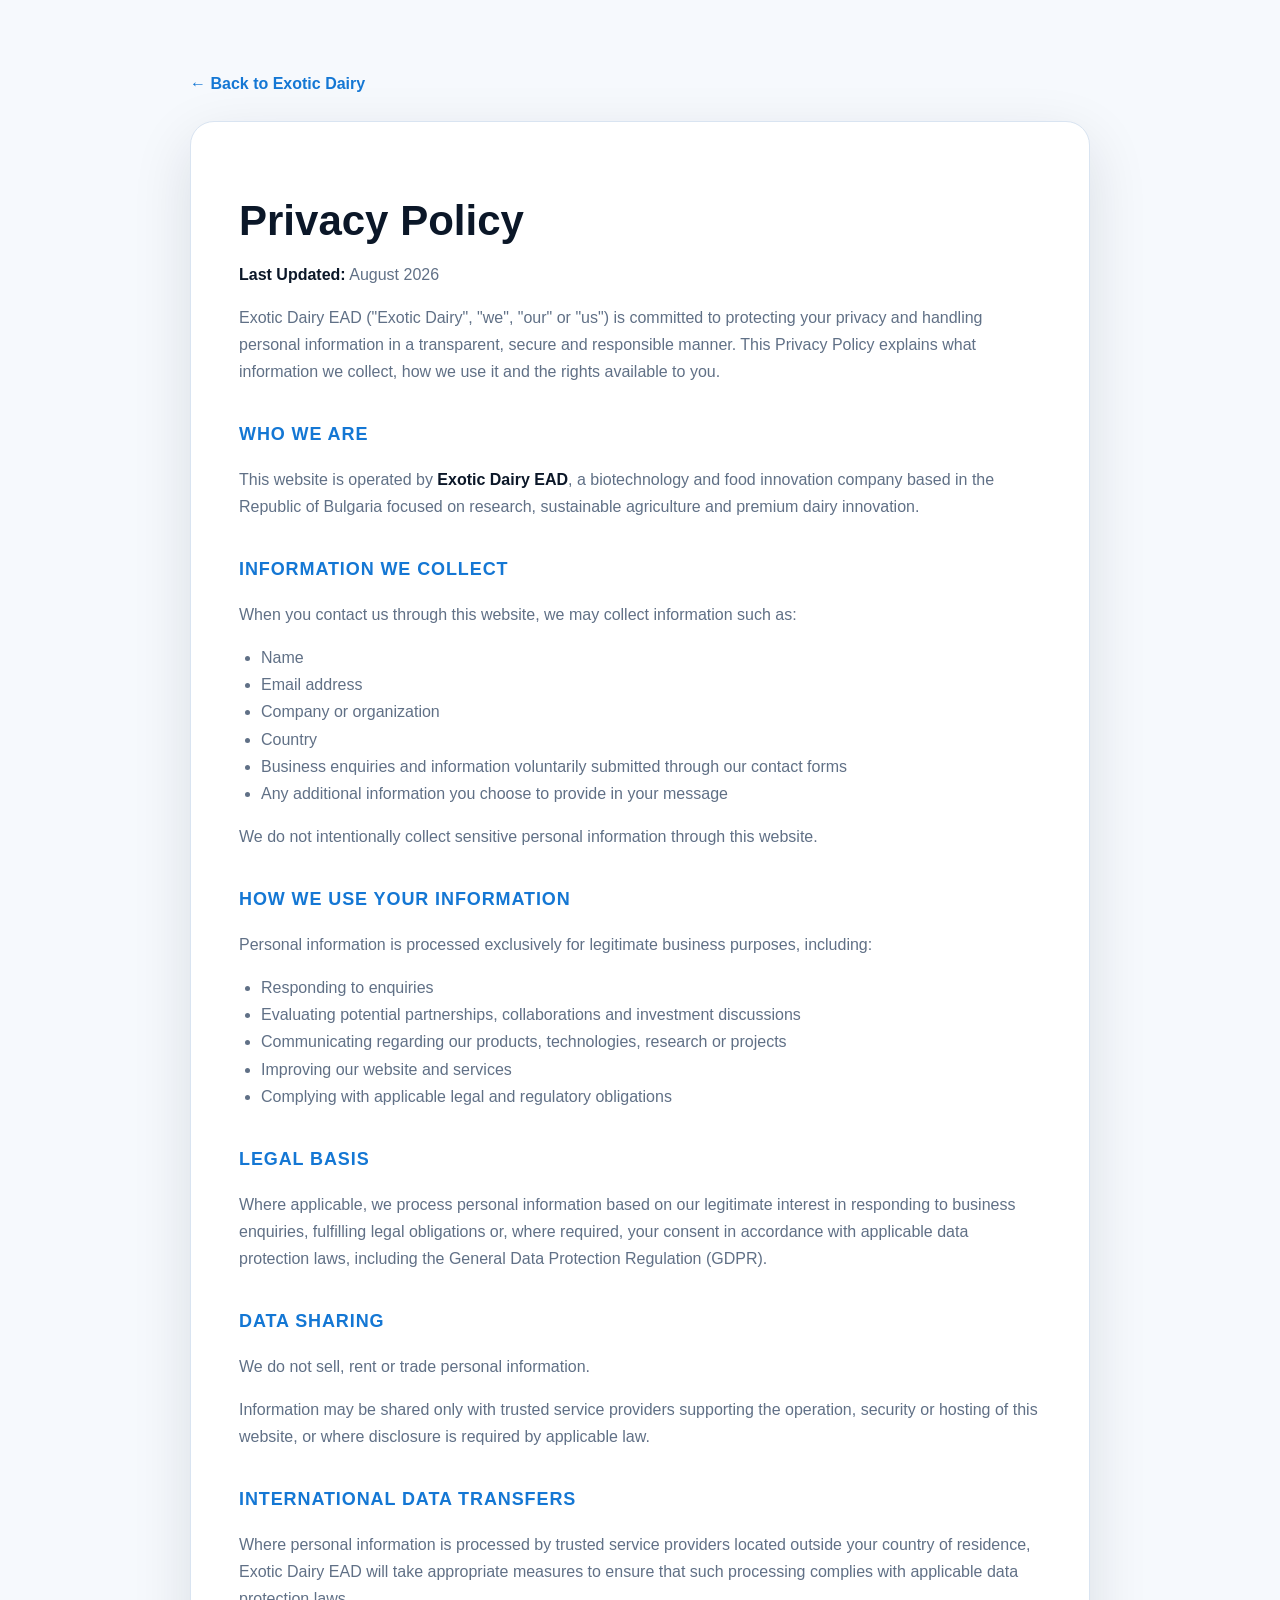
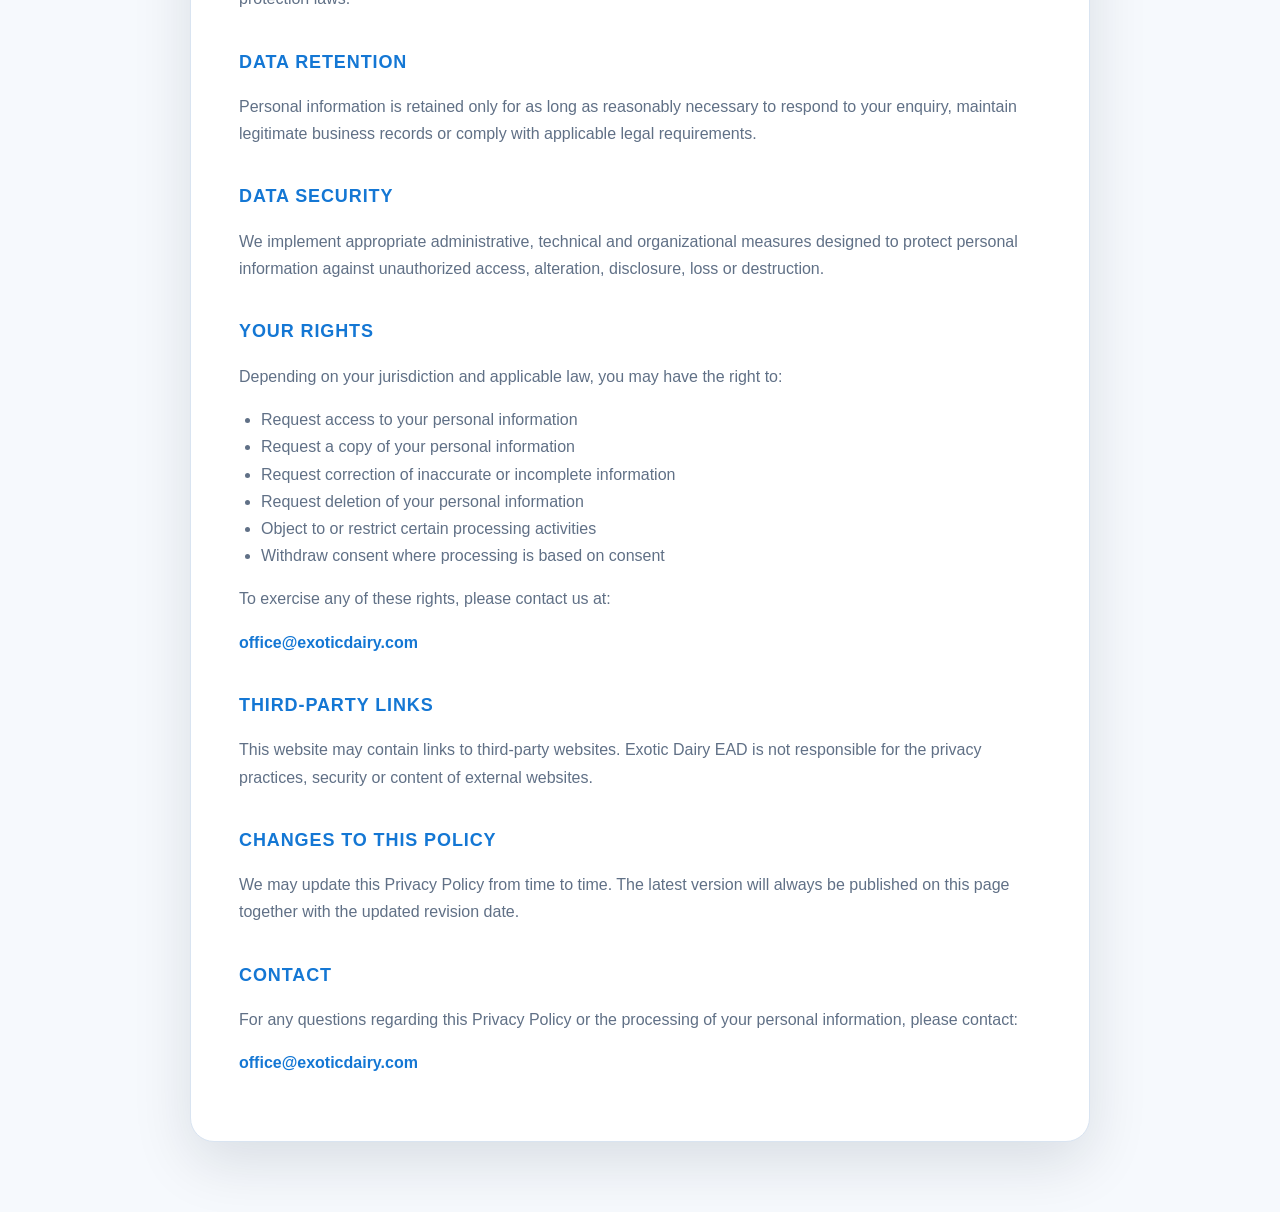
<file: privacy.html>
<!doctype html>
<html lang="en">
<head>
  <meta charset="UTF-8" />
  <meta name="viewport" content="width=device-width, initial-scale=1.0" />
  <title>Privacy Policy — Exotic Dairy</title>

  <link rel="icon" type="image/png" href="favicon.png">

  <style>
    body{
      font-family:Arial,Helvetica,sans-serif;
      margin:0;
      color:#0b1728;
      background:#f6f9fd;
      line-height:1.7;
    }

    main{
      max-width:900px;
      margin:0 auto;
      padding:70px 24px;
    }

    a{
      color:#1477d4;
      text-decoration:none;
      font-weight:700;
    }

    .back{
      display:inline-block;
      margin-bottom:24px;
    }

    .card{
      background:#fff;
      border:1px solid #d9e4f1;
      border-radius:24px;
      padding:48px;
      box-shadow:0 20px 60px rgba(7,21,40,.12);
    }

    h1{
      font-size:42px;
      line-height:1.1;
      margin-bottom:10px;
    }

    h2{
      margin-top:34px;
      color:#1477d4;
      font-size:18px;
      text-transform:uppercase;
      letter-spacing:.05em;
    }

    p,li{
      color:#607086;
    }

    ul{
      padding-left:22px;
    }

    strong{
      color:#0b1728;
    }
  </style>
</head>

<body>

<main>

<a class="back" href="index.html">
← Back to Exotic Dairy
</a>

<div class="card">

  <h1>Privacy Policy</h1>
  
  <p><strong>Last Updated:</strong> August 2026</p>
  
  <p>
  Exotic Dairy EAD ("Exotic Dairy", "we", "our" or "us") is committed to
  protecting your privacy and handling personal information in a transparent,
  secure and responsible manner. This Privacy Policy explains what information
  we collect, how we use it and the rights available to you.
  </p>
  
  <h2>Who We Are</h2>
  
  <p>
  This website is operated by <strong>Exotic Dairy EAD</strong>, a biotechnology
  and food innovation company based in the Republic of Bulgaria focused on
  research, sustainable agriculture and premium dairy innovation.
  </p>
  
  <h2>Information We Collect</h2>
  
  <p>
  When you contact us through this website, we may collect information such as:
  </p>
  
  <ul>
  <li>Name</li>
  <li>Email address</li>
  <li>Company or organization</li>
  <li>Country</li>
  <li>Business enquiries and information voluntarily submitted through our contact forms</li>
  <li>Any additional information you choose to provide in your message</li>
  </ul>
  
  <p>
  We do not intentionally collect sensitive personal information through this
  website.
  </p>
  
  <h2>How We Use Your Information</h2>
  
  <p>
  Personal information is processed exclusively for legitimate business purposes,
  including:
  </p>
  
  <ul>
  <li>Responding to enquiries</li>
  <li>Evaluating potential partnerships, collaborations and investment discussions</li>
  <li>Communicating regarding our products, technologies, research or projects</li>
  <li>Improving our website and services</li>
  <li>Complying with applicable legal and regulatory obligations</li>
  </ul>
  
  <h2>Legal Basis</h2>
  
  <p>
  Where applicable, we process personal information based on our legitimate
  interest in responding to business enquiries, fulfilling legal obligations or,
  where required, your consent in accordance with applicable data protection
  laws, including the General Data Protection Regulation (GDPR).
  </p>
  
  <h2>Data Sharing</h2>
  
  <p>
  We do not sell, rent or trade personal information.
  </p>
  
  <p>
  Information may be shared only with trusted service providers supporting the
  operation, security or hosting of this website, or where disclosure is
  required by applicable law.
  </p>
  
  <h2>International Data Transfers</h2>
  
  <p>
  Where personal information is processed by trusted service providers located
  outside your country of residence, Exotic Dairy EAD will take appropriate
  measures to ensure that such processing complies with applicable data
  protection laws.
  </p>
  
  <h2>Data Retention</h2>
  
  <p>
  Personal information is retained only for as long as reasonably necessary to
  respond to your enquiry, maintain legitimate business records or comply with
  applicable legal requirements.
  </p>
  
  <h2>Data Security</h2>
  
  <p>
  We implement appropriate administrative, technical and organizational measures
  designed to protect personal information against unauthorized access,
  alteration, disclosure, loss or destruction.
  </p>
  
  <h2>Your Rights</h2>
  
  <p>
  Depending on your jurisdiction and applicable law, you may have the right to:
  </p>
  
  <ul>
  <li>Request access to your personal information</li>
  <li>Request a copy of your personal information</li>
  <li>Request correction of inaccurate or incomplete information</li>
  <li>Request deletion of your personal information</li>
  <li>Object to or restrict certain processing activities</li>
  <li>Withdraw consent where processing is based on consent</li>
  </ul>
  
  <p>
  To exercise any of these rights, please contact us at:
  </p>
  
  <p>
  <a href="mailto:office@exoticdairy.com">office@exoticdairy.com</a>
  </p>
  
  <h2>Third-Party Links</h2>
  
  <p>
  This website may contain links to third-party websites. Exotic Dairy EAD is
  not responsible for the privacy practices, security or content of external
  websites.
  </p>
  
  <h2>Changes to This Policy</h2>
  
  <p>
  We may update this Privacy Policy from time to time. The latest version will
  always be published on this page together with the updated revision date.
  </p>
  
  <h2>Contact</h2>
  
  <p>
  For any questions regarding this Privacy Policy or the processing of your
  personal information, please contact:
  </p>
  
  <p>
  <a href="mailto:office@exoticdairy.com">office@exoticdairy.com</a>
  </p>
  
</div>

</main>

</body>
</html>
</file>
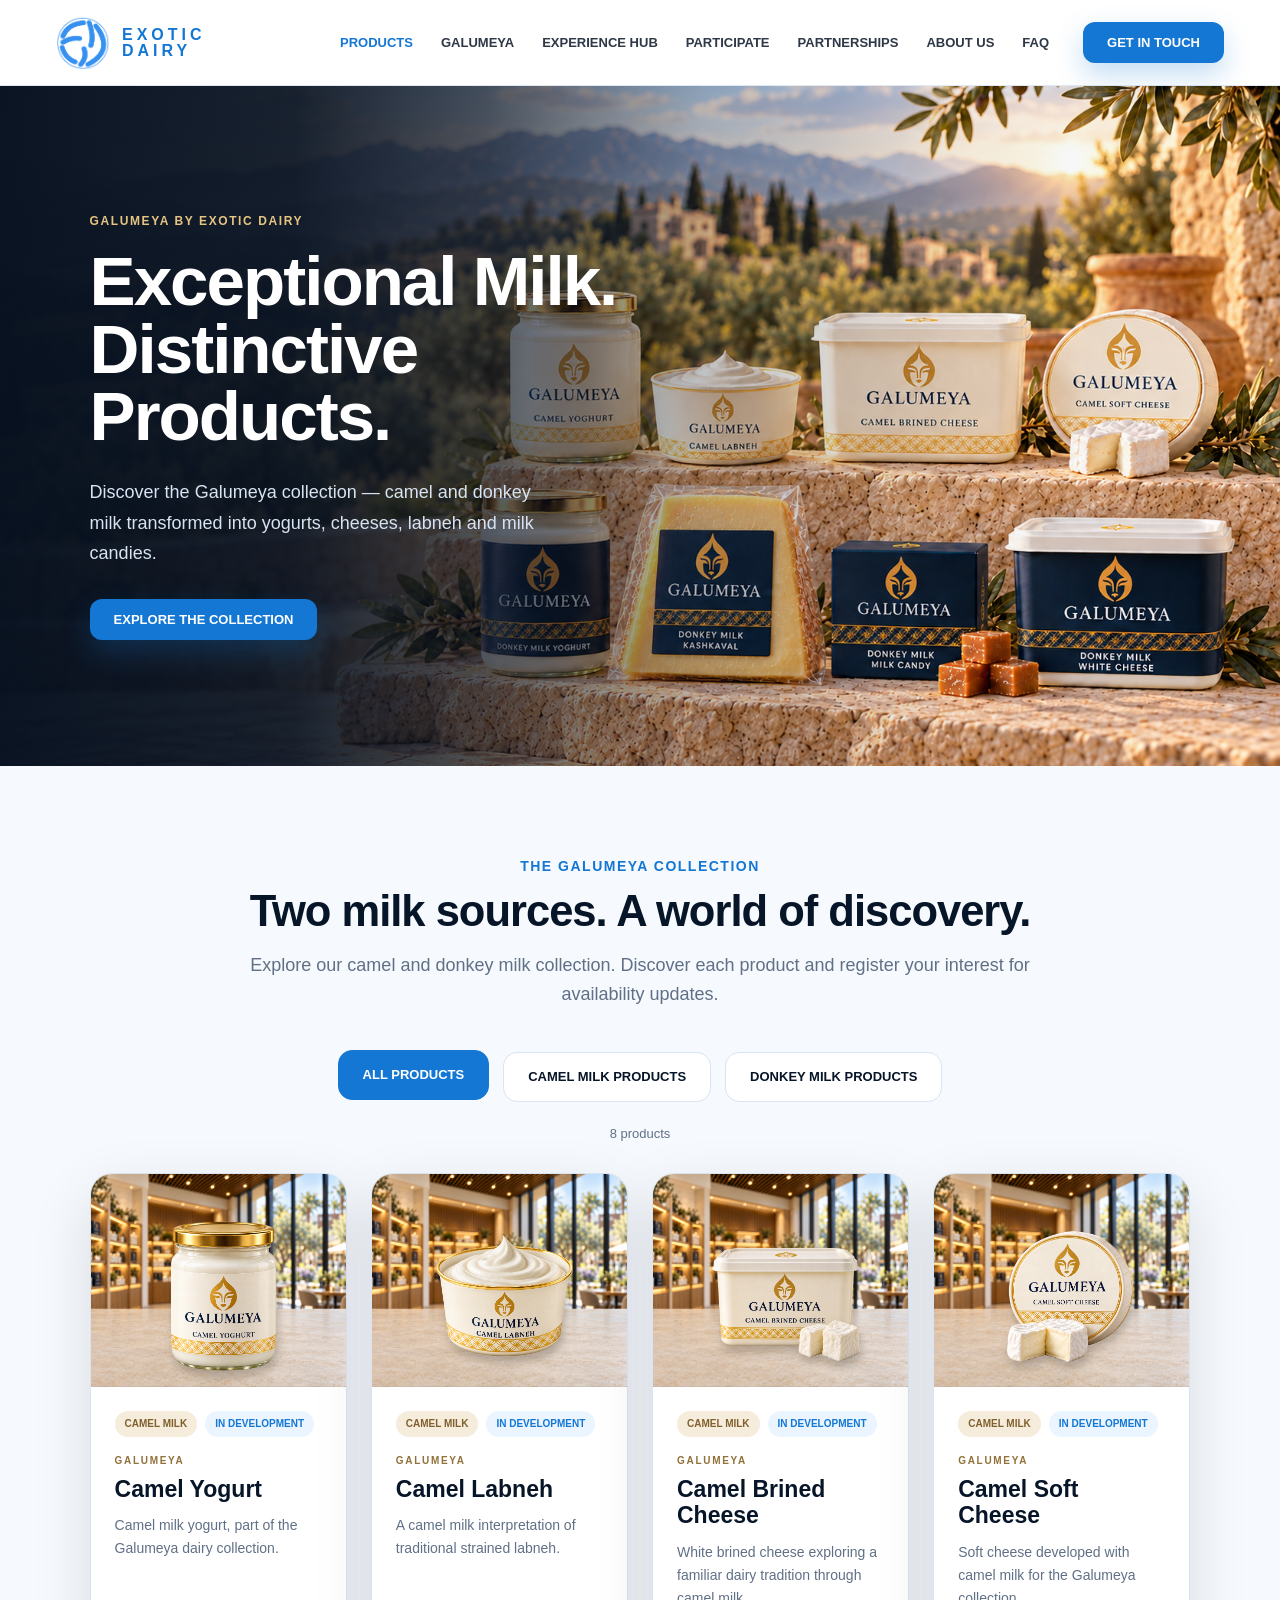
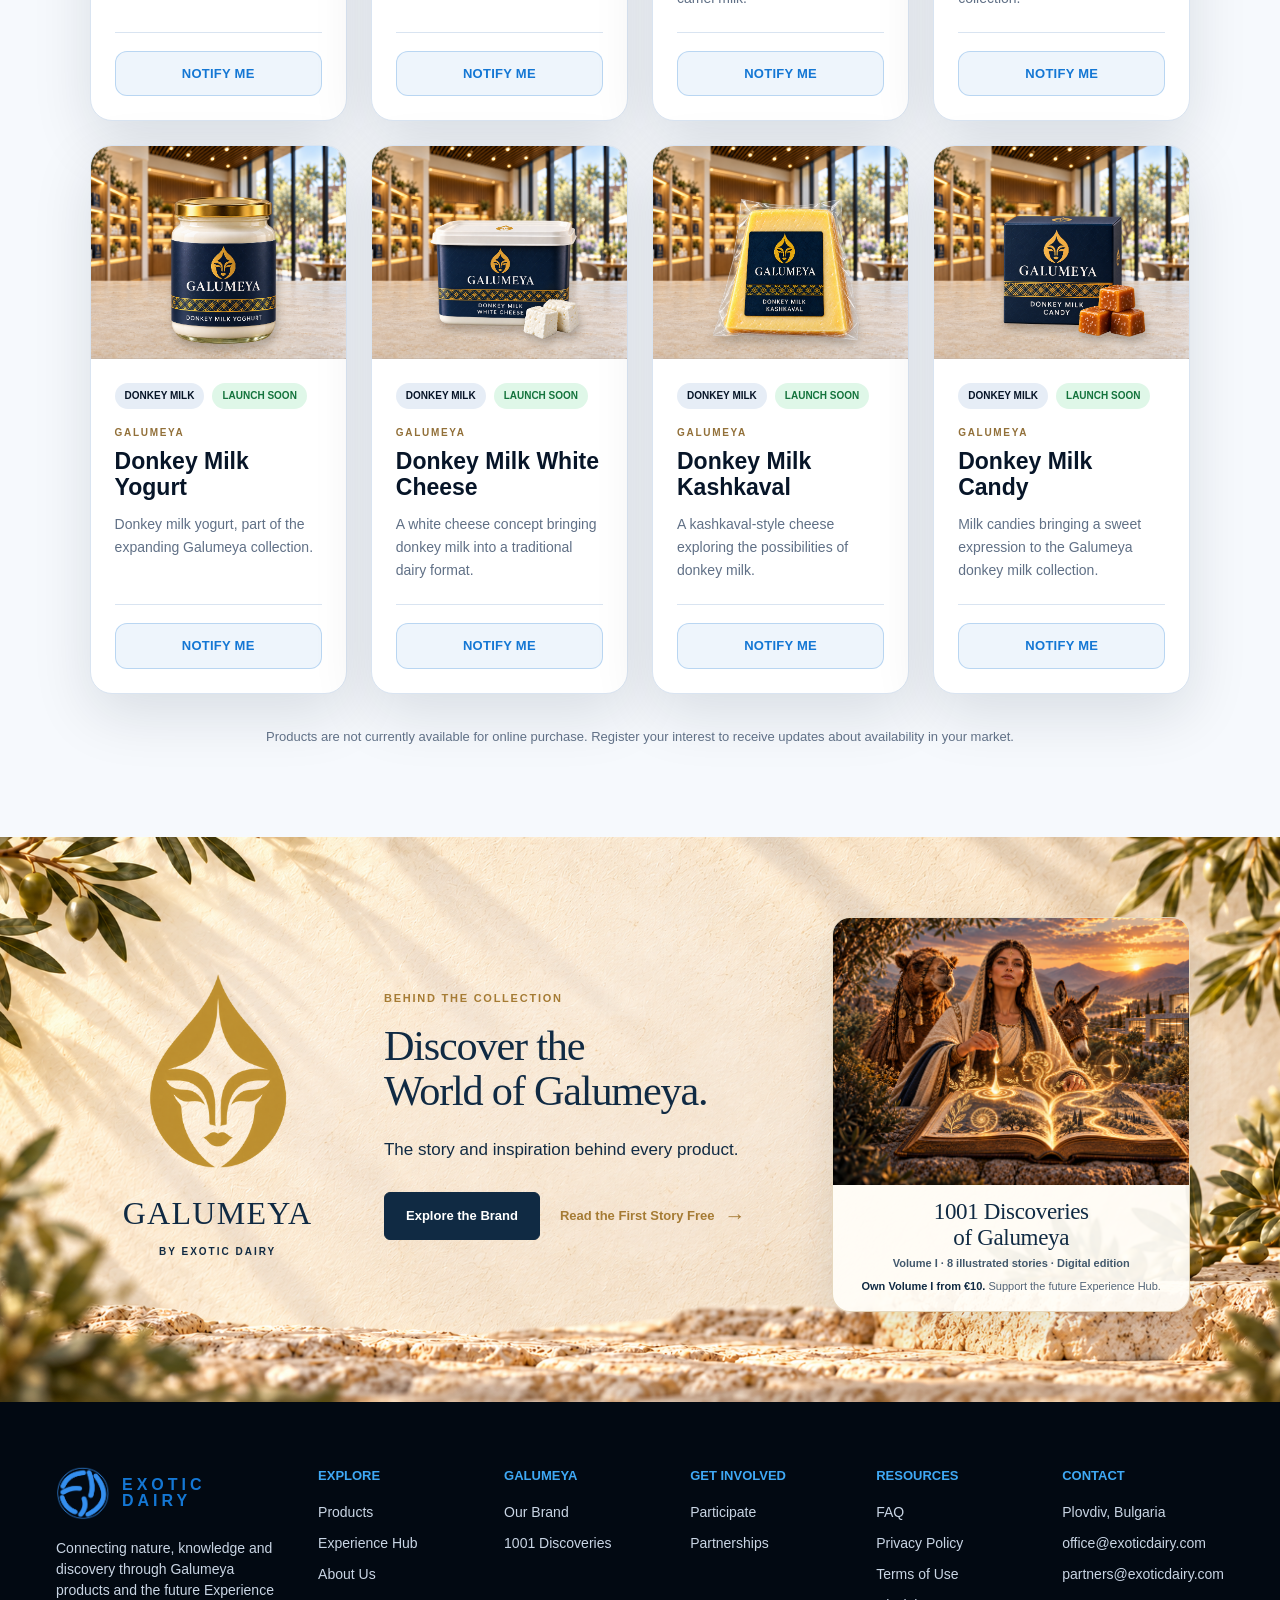
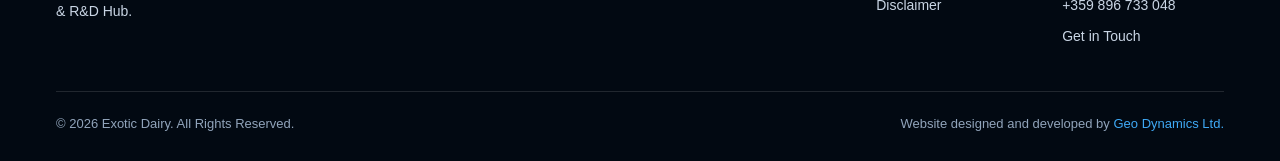
<file: products.html>
<!doctype html>
<html lang="en">
<head>
  <meta charset="UTF-8" />
  <meta name="viewport" content="width=device-width, initial-scale=1.0" />

  <title>Galumeya Products — Exotic Dairy</title>

  <meta
    name="description"
    content="Discover the Galumeya collection by Exotic Dairy: camel and donkey milk yogurts, cheeses, labneh and milk candies."
  />

  <meta property="og:title" content="Galumeya Products — Exotic Dairy" />
  <meta
    property="og:description"
    content="Discover Galumeya by Exotic Dairy. Camel and donkey milk, thoughtfully transformed."
  />
  <meta
    property="og:image"
    content="https://exoticdairy.com/assets/images/galumeya-products-hero.png"
  />
  <meta property="og:type" content="website" />
  <meta property="og:url" content="https://exoticdairy.com/products.html" />
  <meta property="og:site_name" content="Exotic Dairy" />

  <meta name="twitter:card" content="summary_large_image" />
  <meta name="twitter:title" content="Galumeya Products — Exotic Dairy" />
  <meta
    name="twitter:description"
    content="Discover Galumeya by Exotic Dairy. Camel and donkey milk, thoughtfully transformed."
  />
  <meta
    name="twitter:image"
    content="https://exoticdairy.com/assets/images/galumeya-products-hero.png"
  />

  <link rel="icon" type="image/png" href="favicon.png" />
  <link rel="stylesheet" href="styles.css" />

  <style>
    /* =========================
       PRODUCTS HERO
    ========================= */

    .products-page-hero {
      overflow: hidden;
      background: var(--navy);
    }

    .products-hero-inner {
      position: relative;
      isolation: isolate;
      display: flex;
      align-items: center;
      min-height: 680px;
    }

    .products-hero-image {
      position: absolute;
      inset: 0;
      z-index: -2;
      overflow: hidden;
    }

    .products-hero-image img {
      display: block;
      width: 100%;
      height: 100%;
      object-fit: cover;
      object-position: right center;
    }

    /* Преливането е само CSS, а снимката остава светла. */

    .products-hero-inner::before {
      content: "";
      position: absolute;
      inset: 0;
      z-index: -1;
      background: linear-gradient(
        90deg,
        rgba(6, 16, 31, .98) 0%,
        rgba(6, 16, 31, .92) 23%,
        rgba(6, 16, 31, .70) 38%,
        rgba(6, 16, 31, .25) 55%,
        rgba(6, 16, 31, .04) 76%,
        transparent 100%
      );
      pointer-events: none;
    }

    .products-hero-content {
      position: relative;
      width: 100%;
      max-width: 710px;
      padding: 100px 0 100px 7vw;
      box-sizing: border-box;
      color: var(--white);
    }

    .products-hero-content .eyebrow {
      margin: 0 0 18px;
      color: #e5c581;
      font-size: 12px;
      font-weight: 900;
      letter-spacing: 1.6px;
      text-transform: uppercase;
    }

    .products-hero-content h1 {
      margin: 0 0 26px;
      color: var(--white);
      font-size: clamp(48px, 5.4vw, 82px);
      line-height: .98;
      letter-spacing: -2px;
    }

    .products-hero-text {
      max-width: 450px;
      margin: 0;
      color: #d7e3f2;
      font-size: 18px;
      line-height: 1.7;
    }

    .products-hero-actions {
      display: flex;
      flex-wrap: wrap;
      gap: 14px;
      margin-top: 30px;
    }

    /* =========================
       PRODUCT CATALOG
    ========================= */

    .products-catalog {
      --catalog-gold: #c9a04f;
      padding: 90px 7vw;
      background: var(--bg);
      scroll-margin-top: 86px;
    }

    .catalog-head {
      max-width: 820px;
      margin: 0 auto 42px;
      text-align: center;
    }

    .catalog-head h2 {
      margin: 10px 0 16px;
      color: var(--navy);
      font-size: clamp(32px, 3.4vw, 48px);
      line-height: 1.05;
      letter-spacing: -1px;
    }

    .catalog-head > p:last-child {
      margin: 0;
      color: var(--muted);
      font-size: 18px;
      line-height: 1.65;
    }

    .catalog-toolbar {
      display: flex;
      justify-content: center;
      flex-wrap: wrap;
      gap: 14px;
      max-width: 1320px;
      margin: 0 auto 22px;
    }

    .catalog-filter {
      appearance: none;
      padding: 14px 24px;
      border: 1px solid var(--line);
      border-radius: 14px;
      background: var(--white);
      color: var(--navy);
      font: inherit;
      font-size: 13px;
      font-weight: 900;
      text-transform: uppercase;
      cursor: pointer;
      transition:
        background .25s ease,
        border-color .25s ease,
        color .25s ease,
        transform .25s ease;
    }

    .catalog-filter:hover,
    .catalog-filter.active {
      border-color: var(--blue);
      background: var(--blue);
      color: var(--white);
      transform: translateY(-2px);
    }

    .catalog-filter:focus-visible,
    .product-notify-btn:focus-visible {
      outline: 3px solid var(--blue);
      outline-offset: 4px;
    }

    .catalog-results {
      margin: 0 0 30px;
      color: var(--muted);
      font-size: 13px;
      text-align: center;
    }

    .catalog-grid {
      display: grid;
      grid-template-columns: repeat(4, minmax(0, 1fr));
      gap: 24px;
      max-width: 1320px;
      margin: 0 auto;
    }

    .catalog-card {
      display: flex;
      flex-direction: column;
      min-width: 0;
      overflow: hidden;
      border: 1px solid var(--line);
      border-radius: var(--radius);
      background: var(--white);
      box-shadow: var(--shadow);
      transition: transform .3s ease;
    }

    .catalog-card:hover {
      transform: translateY(-6px);
    }

    .catalog-card[hidden] {
      display: none;
    }

    .catalog-image {
      display: flex;
      align-items: center;
      justify-content: center;
      height: 260px;
      padding: 22px;
      box-sizing: border-box;
      overflow: hidden;
      background: radial-gradient(
        ellipse at center,
        #fffdf8 0%,
        #f4eadb 100%
      );
    }

    .catalog-card[data-animal="donkey"] .catalog-image {
      background: radial-gradient(
        ellipse at center,
        #f5f8fc 0%,
        #dfe8f2 100%
      );
    }

    /* И двата размера са ограничени, без изрязване на опаковките. */

    .catalog-image img {
      display: block;
      width: 100%;
      height: 100%;
      max-width: 100%;
      max-height: 100%;
      object-fit: contain;
      object-position: center;
      transition: transform .45s ease;
    }

    .catalog-card:hover .catalog-image img {
      transform: scale(1.06);
    }

    .catalog-content {
      display: flex;
      flex: 1;
      flex-direction: column;
      padding: 24px;
    }

    .catalog-meta {
      display: flex;
      align-items: center;
      flex-wrap: wrap;
      gap: 8px;
      margin-bottom: 16px;
    }

    .catalog-source,
    .catalog-status {
      display: inline-flex;
      align-items: center;
      padding: 7px 10px;
      border-radius: 999px;
      font-size: 10px;
      font-weight: 900;
      line-height: 1.2;
      text-transform: uppercase;
    }

    .catalog-source {
      background: #f5ecdc;
      color: #80602d;
    }

    .catalog-card[data-animal="donkey"] .catalog-source {
      background: #e6edf6;
      color: var(--navy);
    }

    .catalog-status {
      background: #edf1f7;
      color: var(--muted);
    }

    .catalog-status.ready {
      background: #dff7e8;
      color: #13733c;
    }

    .catalog-status.development {
      background: #eaf5ff;
      color: var(--blue);
    }

    .catalog-brand {
      margin: 0 0 8px;
      color: #927039;
      font-size: 10px;
      font-weight: 900;
      letter-spacing: 1.7px;
      text-transform: uppercase;
    }

    .catalog-content h3 {
      margin: 0 0 12px;
      color: var(--navy);
      font-size: 23px;
      line-height: 1.15;
    }

    .catalog-content .catalog-description {
      margin: 0 0 22px;
      color: var(--muted);
      font-size: 14px;
      line-height: 1.65;
    }

    .catalog-foot {
      margin-top: auto;
      padding-top: 18px;
      border-top: 1px solid var(--line);
    }

    .product-notify-btn {
      width: 100%;
      padding: 12px 18px;
      border: 1px solid rgba(20, 119, 212, .24);
      border-radius: 12px;
      background: rgba(20, 119, 212, .07);
      color: var(--blue);
      font: inherit;
      font-size: 13px;
      font-weight: 900;
      letter-spacing: .02em;
      text-transform: uppercase;
      cursor: pointer;
      transition:
        background .25s ease,
        color .25s ease,
        border-color .25s ease,
        transform .25s ease;
    }

    .product-notify-btn:hover {
      border-color: var(--blue);
      background: var(--blue);
      color: var(--white);
      transform: translateY(-1px);
    }

    .catalog-note {
      max-width: 820px;
      margin: 32px auto 0;
      color: var(--muted);
      font-size: 13px;
      line-height: 1.65;
      text-align: center;
    }

    /* =========================
       APPROACH — EXISTING SECTION
    ========================= */

    .products-approach {
      display: grid;
      grid-template-columns: 1fr 1fr;
      align-items: center;
      gap: 60px;
      padding: 100px 7vw;
      background: var(--white);
    }

    .products-approach h2 {
      margin: 16px 0 20px;
      color: var(--navy);
      font-size: clamp(36px, 4vw, 58px);
      line-height: 1;
    }

    .products-approach p {
      margin-bottom: 30px;
      color: var(--muted);
      font-size: 18px;
    }

    .products-approach-card {
      min-height: 420px;
      overflow: hidden;
      border-radius: 32px;
      box-shadow: var(--shadow);
    }

    .products-approach-card img {
      display: block;
      width: 100%;
      height: 100%;
      min-height: 420px;
      object-fit: cover;
    }

    /* =========================
       CONTACT CTA
    ========================= */

    .products-contact {
      padding: 90px 7vw;
      background:
        linear-gradient(
          90deg,
          rgba(6, 16, 31, .96) 0%,
          rgba(6, 16, 31, .88) 45%,
          rgba(6, 16, 31, .62) 100%
        ),
        url("assets/images/ecosystem-footer.png") center / cover no-repeat;
      color: var(--white);
    }

    .products-contact-inner {
      display: grid;
      grid-template-columns: 1fr auto;
      align-items: center;
      gap: 40px;
      max-width: 1180px;
      margin: 0 auto;
    }

    .products-contact h2 {
      margin-bottom: 16px;
      font-size: clamp(34px, 4vw, 54px);
      line-height: 1.05;
    }

    .products-contact p {
      max-width: 720px;
      margin: 0;
      color: #d7e3f2;
      font-size: 18px;
    }

    .catalog-head .eyebrow,
    .products-approach .eyebrow {
      margin-bottom: 12px;
      color: var(--blue);
      font-size: 14px;
      font-weight: 900;
      letter-spacing: 1.5px;
      text-transform: uppercase;
    }

    /* =========================
       PRODUCT NOTIFICATION MODAL
    ========================= */

    .product-notify-panel {
      max-width: 620px;
    }

    .product-notify-panel h2 {
      margin-bottom: 16px;
    }

    .product-notify-product {
      margin: 22px 0;
      padding: 16px 18px;
      border: 1px solid rgba(20, 119, 212, .16);
      border-radius: 14px;
      background: #f6f9fd;
    }

    .product-notify-product span {
      display: block;
      margin-bottom: 5px;
      color: var(--blue);
      font-size: 11px;
      font-weight: 900;
      letter-spacing: .08em;
      text-transform: uppercase;
    }

    .product-notify-product strong {
      display: block;
      color: var(--navy);
      font-size: 18px;
      line-height: 1.3;
    }

    .product-notify-message {
      color: var(--muted);
      font-size: 16px;
      line-height: 1.65;
    }

    #product-notify-success {
      margin-top: 18px;
      color: #13733c;
      font-size: 14px;
      font-weight: 700;
    }

    /* =========================
       TABLET — 1100px
    ========================= */

    @media (max-width: 1100px) {
      .products-hero-content {
        max-width: 620px;
        padding-top: 85px;
        padding-bottom: 85px;
      }

      .products-hero-content h1 {
        font-size: clamp(48px, 6.5vw, 70px);
      }

      .products-hero-text {
        max-width: 390px;
      }

      .catalog-grid {
        grid-template-columns: repeat(2, minmax(0, 1fr));
        gap: 28px;
      }

      .catalog-image {
        height: 300px;
        padding: 28px;
      }

      .catalog-content {
        padding: 28px;
      }

      .products-approach {
        grid-template-columns: 1fr;
      }
    }

    /* =========================
       SMALL TABLET — 820px
    ========================= */

    @media (max-width: 820px) {
      .products-hero-inner {
        min-height: 620px;
        align-items: flex-start;
      }

      .products-hero-content {
        max-width: 650px;
        padding: 70px 7vw;
      }

      .products-hero-content h1 {
        font-size: clamp(48px, 8vw, 66px);
      }

      .products-hero-text {
        max-width: 450px;
        font-size: 17px;
      }

      .products-hero-image img {
        object-position: 72% center;
      }

      /* Подобно на Hub: текстът остава върху снимката. */

      .products-hero-inner::before {
        background: linear-gradient(
          180deg,
          rgba(6, 16, 31, .94) 0%,
          rgba(6, 16, 31, .84) 32%,
          rgba(6, 16, 31, .58) 65%,
          rgba(6, 16, 31, .18) 100%
        );
      }

      .catalog-image {
        height: 260px;
        padding: 22px;
      }

      .catalog-content {
        padding: 22px;
      }

      .catalog-content h3 {
        font-size: 22px;
      }
    }

    /* Съществуващото поведение на долните секции е запазено. */

    @media (max-width: 720px) {
      .products-approach,
      .products-contact {
        padding-left: 22px;
        padding-right: 22px;
      }

      .products-contact-inner {
        grid-template-columns: 1fr;
        text-align: center;
      }

      .products-contact p {
        margin: 0 auto;
      }
    }

    /* =========================
       MOBILE — 620px
    ========================= */

    @media (max-width: 620px) {
      .products-hero-inner {
        min-height: 580px;
      }

      .products-hero-content {
        padding: 60px 22px;
      }

      .products-hero-content h1 {
        font-size: clamp(40px, 10.5vw, 58px);
        letter-spacing: -1px;
      }

      .products-hero-content .eyebrow {
        font-size: 11px;
        letter-spacing: 1.2px;
      }

      .products-hero-text {
        max-width: 380px;
        font-size: 16px;
      }

      .products-hero-image img {
        object-position: 75% center;
      }

      .products-catalog {
        padding: 64px 22px;
      }

      .catalog-head {
        margin-bottom: 30px;
      }

      .catalog-head > p:last-child {
        font-size: 16px;
      }

      .catalog-toolbar {
        gap: 10px;
      }

      .catalog-filter {
        padding: 12px 15px;
        font-size: 11px;
      }

      .catalog-grid {
        grid-template-columns: minmax(0, 1fr);
        gap: 24px;
      }

      .catalog-image {
        height: 290px;
        padding: 26px;
      }

      .catalog-content {
        padding: 24px;
      }

      .catalog-content h3 {
        font-size: 24px;
      }

      .catalog-meta {
        gap: 8px;
      }

      .catalog-note {
        margin-top: 26px;
        font-size: 12px;
      }
    }

    @media (prefers-reduced-motion: reduce) {
      .catalog-card,
      .catalog-image img,
      .catalog-filter,
      .product-notify-btn {
        transition: none;
      }

      .catalog-card:hover,
      .catalog-card:hover .catalog-image img,
      .catalog-filter:hover,
      .catalog-filter.active,
      .product-notify-btn:hover {
        transform: none;
      }
    }
    /* ==========================================================
      PRODUCT PHOTOS — ANIMAL BACKGROUNDS
    ========================================================== */

    .catalog-card .catalog-image {
      position: relative;
      isolation: isolate;
      display: block;
      height: auto;
      aspect-ratio: 1.2 / 1;
      padding: 0;
      overflow: hidden;
      border-bottom: 1px solid rgba(7, 21, 40, .06);

      /*
      * Леко увеличаваме фона и го закрепваме отгоре.
      * Така долният челен ръб на камъка остава почти извън кадъра.
      */
      background:
        #eee9e1
        url("assets/images/product-stone.png")
        center top / 104% auto
        no-repeat;
    }

    /*
    * Използваме целия background shorthand.
    * Така старите правила по-горе не могат да оставят
    * background-size: auto при магарешките карти.
    */

    .catalog-card[data-animal="camel"] .catalog-image {
      background:
        #eee9e1
        url("assets/images/showroom-bg.png")
        center top / 110% auto
        no-repeat;
    }

    .catalog-card[data-animal="donkey"] .catalog-image {
      background:
        #eee9e1
        url("assets/images/showroom-bg.png")
        center top / 110% auto
        no-repeat;
    }

    /* Не добавяме допълнителни слоеве върху снимките. */

    .catalog-card .catalog-image::before,
    .catalog-card .catalog-image::after {
      content: none;
    }

    /*
    * Продуктите остават максимално големи.
    * Долната им част стъпва върху горната повърхност на камъка.
    */

    .catalog-card .catalog-image img {
      position: absolute;
      z-index: 1;
      left: 20%;
      bottom: 4%;

      display: block;
      width: 64%;
      height: 86%;

      max-width: none;
      max-height: none;
      min-width: 0;
      min-height: 0;
      margin: 0;

      object-fit: contain;
      object-position: center bottom;

      filter: drop-shadow(
        2px 6px 4px rgba(35, 30, 24, .25)
      );

      transform: none;
      transform-origin: center bottom;

      transition: transform .35s ease;
    }

    .catalog-card:hover .catalog-image img {
      transform: scale(1.035);
    }

    /* ==========================================================
      TABLET — 1100px
    ========================================================== */

    @media (max-width: 1100px) {
      .catalog-card .catalog-image {
        aspect-ratio: 1.4 / 1;
      }

      /*
      * При по-широката рамка cover автоматично изрязва
      * част от долния ръб на камъка.
      */

      .catalog-card .catalog-image,
      .catalog-card[data-animal="camel"] .catalog-image,
      .catalog-card[data-animal="donkey"] .catalog-image {
        background-position: center top;
        background-size: cover;
      }

      .catalog-card .catalog-image img {
        left: 35%;
        bottom: 3%;
        width: 63%;
        height: 88%;
      }
    }

    /* ==========================================================
      SMALL TABLET — 820px
    ========================================================== */

    @media (max-width: 820px) {
      .catalog-card .catalog-image {
        aspect-ratio: 1.2 / 1;
      }

      .catalog-card .catalog-image,
      .catalog-card[data-animal="camel"] .catalog-image,
      .catalog-card[data-animal="donkey"] .catalog-image {
        background-position: center top;
        background-size: 104% auto;
      }

      .catalog-card .catalog-image img {
        left: 34%;
        bottom: 4%;
        width: 64%;
        height: 86%;
      }
    }

    /* ==========================================================
      MOBILE — 620px
    ========================================================== */

    @media (max-width: 620px) {
      .catalog-card .catalog-image {
        aspect-ratio: 1.45 / 1;
      }

      .catalog-card .catalog-image,
      .catalog-card[data-animal="camel"] .catalog-image,
      .catalog-card[data-animal="donkey"] .catalog-image {
        background-position: center top;
        background-size: cover;
      }

      .catalog-card .catalog-image img {
        left: 35%;
        bottom: 2%;
        width: 63%;
        height: 90%;
      }
    }

    /* ==========================================================
      REDUCED MOTION
    ========================================================== */

    @media (prefers-reduced-motion: reduce) {
      .catalog-card .catalog-image img {
        transition: none;
      }

      .catalog-card:hover .catalog-image img {
        transform: none;
      }
    }
    /* ==========================================================
      GALUMEYA — BRAND & DIGITAL BOOK
    ========================================================== */

    .galumeya-discover {
      --gd-navy: #0b2239;
      --gd-gold: #9a702c;

      padding: 80px 7vw 90px;
      color: var(--gd-navy);

      background:
        #f8f1e5
        url("assets/images/galumeya-section-bg.png")
        center bottom / cover
        no-repeat;
    }

    .galumeya-discover,
    .galumeya-discover * {
      box-sizing: border-box;
    }

    .galumeya-discover__inner {
      display: grid;
      grid-template-columns:
        minmax(0, .75fr)
        minmax(0, 1.2fr)
        minmax(0, 1.05fr);
      align-items: center;
      gap: clamp(26px, 3vw, 46px);

      width: 100%;
      max-width: 1320px;
      margin: 0 auto;
    }

    .galumeya-discover__identity,
    .galumeya-discover__copy,
    .galumeya-discover__book {
      min-width: 0;
    }

    /* BRAND IDENTITY */

    .galumeya-discover__identity {
      text-align: center;
    }

    .galumeya-discover__logo {
      display: block;
      width: min(200px, 80%);
      height: auto;
      margin: 0 auto 20px;
    }

    .galumeya-discover__name {
      margin: 0;
      color: var(--gd-navy);

      font-family: Georgia, "Times New Roman", serif;
      font-size: clamp(26px, 2.5vw, 38px);
      font-weight: 400;
      line-height: 1.15;
      letter-spacing: .04em;
    }

    .galumeya-discover__byline {
      margin: 12px 0 0;
      color: var(--gd-navy);

      font-size: 10px;
      font-weight: 800;
      line-height: 1.5;
      letter-spacing: .2em;
      text-transform: uppercase;
    }

    /* MAIN COPY */

    .galumeya-discover__eyebrow {
      margin: 0 0 18px;
      color: var(--gd-gold);

      font-size: 11px;
      font-weight: 900;
      line-height: 1.5;
      letter-spacing: .16em;
      text-transform: uppercase;
    }

    .galumeya-discover__copy h2 {
      margin: 0 0 22px;
      color: var(--gd-navy);

      font-family: Georgia, "Times New Roman", serif;
      font-size: clamp(36px, 3.3vw, 50px);
      font-weight: 400;
      line-height: 1.06;
      letter-spacing: -1.2px;
    }

    .galumeya-discover__intro {
      max-width: 390px;
      margin: 0;
      color: #405061;

      font-size: 17px;
      line-height: 1.65;
    }

    /* TWO ACTIONS */

    .galumeya-discover__actions {
      display: flex;
      align-items: center;
      flex-wrap: wrap;
      gap: 14px 20px;
      margin-top: 28px;
    }

    .galumeya-discover__brand-btn {
      display: inline-flex;
      align-items: center;
      justify-content: center;

      min-height: 48px;
      padding: 13px 21px;

      border: 1px solid var(--gd-navy);
      border-radius: 6px;
      background: var(--gd-navy);
      color: #fff;

      font-size: 13px;
      font-weight: 800;
      line-height: 1.4;
      text-align: center;
      text-decoration: none;

      transition: background .2s ease;
    }

    .galumeya-discover__brand-btn:hover {
      background: #173e60;
      color: #fff;
    }

    .galumeya-discover__story-link {
      display: inline-flex;
      align-items: center;
      justify-content: center;
      gap: 10px;

      min-height: 48px;
      padding: 8px 0;
      color: var(--gd-gold);

      font-size: 13px;
      font-weight: 800;
      line-height: 1.4;
      text-decoration: none;

      transition: color .2s ease;
    }

    .galumeya-discover__story-link span {
      flex-shrink: 0;
      font-size: 21px;
      line-height: 1;
      transition: transform .2s ease;
    }

    .galumeya-discover__story-link:hover {
      color: #704d16;
    }

    .galumeya-discover__story-link:hover span {
      transform: translateX(4px);
    }

    /* ==========================================================
      MATCHED BRAND AND BOOK VISUALS
    ========================================================== */

    .galumeya-discover {
      --gd-navy: #102a43;
      --gd-navy-hover: #173e60;
      --gd-gold: #a57b34;
    }

    /*
    * Логото вляво и картичката вдясно получават
    * еднаква визуална височина.
    */

    .galumeya-discover__identity {
      display: flex;
      flex-direction: column;
      align-items: center;
      justify-content: center;

      min-height: 360px;
      color: var(--gd-navy);
      text-align: center;
    }

    .galumeya-discover__logo {
      display: block;
      width: min(200px, 80%);
      height: auto;
      margin: 0 auto 20px;
    }

    .galumeya-discover__name {
      margin: 0;
      color: var(--gd-navy);

      font-family: Georgia, "Times New Roman", serif;
      font-size: clamp(26px, 2.5vw, 38px);
      font-weight: 400;
      line-height: 1.15;
      letter-spacing: .04em;
    }

    .galumeya-discover__byline {
      margin: 12px 0 0;
      color: var(--gd-navy);

      font-size: 10px;
      font-weight: 800;
      line-height: 1.5;
      letter-spacing: .2em;
      text-transform: uppercase;
    }

    /* Всички основни надписи използват тъмносиньото на Галумея. */

    .galumeya-discover__copy h2,
    .galumeya-discover__intro,
    .galumeya-discover__book-title,
    .galumeya-discover__book-meta,
    .galumeya-discover__book-note {
      color: var(--gd-navy);
    }

    /* ==========================================================
      DIGITAL BOOK CARD
    ========================================================== */

    .galumeya-discover__book {
      display: flex;
      align-items: center;
      justify-content: center;

      min-width: 0;
      margin: 0;
      text-align: center;
    }

    .galumeya-discover__book-card {
      display: flex;
      flex-direction: column;

      width: 100%;
      max-width: 365px;
      min-height: 360px;
      overflow: hidden;

      border: 1px solid rgba(165, 123, 52, .28);
      border-radius: 18px;

      background: rgba(255, 253, 248, .94);

      box-shadow:
        0 18px 45px rgba(16, 42, 67, .10),
        inset 0 1px 0 rgba(255, 255, 255, .85);

      color: var(--gd-navy);
      text-decoration: none;

      transition:
        transform .3s ease,
        border-color .3s ease,
        box-shadow .3s ease;
    }

    .galumeya-discover__book-card:hover {
      border-color: rgba(165, 123, 52, .48);

      box-shadow:
        0 24px 52px rgba(16, 42, 67, .15),
        inset 0 1px 0 rgba(255, 255, 255, .9);

      transform: translateY(-4px);
    }

    /* Снимката се показва цялата. */

    .galumeya-discover__book-image {
      position: relative;
      display: flex;
      align-items: center;
      justify-content: center;
      flex: 0 0 auto;

      width: 100%;
      overflow: hidden;

      background: #eadfcf;
    }

    .galumeya-discover__book-image img {
      display: block;

      width: 100%;
      height: auto;

      object-fit: contain;
      object-position: center;

      transform: scale(1);
      transform-origin: center;
      transition: transform .45s ease;
    }

    /* Леко приближаване само при hover. */

    .galumeya-discover__book-card:hover
    .galumeya-discover__book-image img {
      transform: scale(1.025);
    }

    /*
    * Текстовата част е по-компактна и започва
    * непосредствено под изображението.
    */

    .galumeya-discover__book-content {
      display: flex;
      flex: 1;
      flex-direction: column;
      justify-content: flex-start;

      padding: 14px 20px 16px;
    }

    .galumeya-discover__book-title {
      margin: 0 0 6px;
      color: var(--gd-navy);

      font-family: Georgia, "Times New Roman", serif;
      font-size: clamp(22px, 1.8vw, 27px);
      font-weight: 400;
      line-height: 1.1;
      letter-spacing: -.35px;
    }

    .galumeya-discover__book-title span {
      display: block;
    }

    .galumeya-discover__book-meta {
      margin: 0;
      color: #42586c;

      font-size: 11px;
      font-weight: 700;
      line-height: 1.45;
    }

    .galumeya-discover__book-note {
      margin: 7px 0 0;
      color: #526477;

      font-size: 11px;
      line-height: 1.45;
    }

    .galumeya-discover__book-note strong {
      color: var(--gd-navy);
      font-weight: 900;
    }
     
    /* TABLET — 1100px */

    @media (max-width: 1100px) {
      .galumeya-discover {
        padding: 64px 7vw 76px;
      }

      .galumeya-discover__inner {
        grid-template-columns:
          minmax(0, 1.1fr)
          minmax(0, 1fr);
        gap: 28px 36px;
      }

      .galumeya-discover__identity {
        grid-column: 1;
        grid-row: 1;

        align-items: flex-start;
        min-height: 0;
        text-align: left;
      }

      .galumeya-discover__logo {
        width: 100px;
        margin: 0 0 12px;
      }

      .galumeya-discover__name {
        font-size: 30px;
      }

      .galumeya-discover__copy {
        grid-column: 1;
        grid-row: 2;
      }

      .galumeya-discover__book {
        grid-column: 2;
        grid-row: 1 / 3;
      }

      .galumeya-discover__book-card {
        max-width: 390px;
        min-height: 0;
      }
    }

    /* SMALL TABLET — 820px */

    @media (max-width: 820px) {
      .galumeya-discover__inner {
        gap: 26px;
      }

      .galumeya-discover__copy h2 {
        font-size: 36px;
      }

      .galumeya-discover__intro {
        font-size: 16px;
      }

      .galumeya-discover__actions {
        gap: 10px 16px;
      }
    }

    /* MOBILE — 620px */

    @media (max-width: 620px) {
      .galumeya-discover {
        padding: 48px 22px 64px;
      }

      .galumeya-discover__inner {
        grid-template-columns: minmax(0, 1fr);
        gap: 30px;
      }

      .galumeya-discover__identity,
      .galumeya-discover__copy,
      .galumeya-discover__book {
        grid-column: auto;
        grid-row: auto;
        text-align: center;
      }

      .galumeya-discover__logo {
        width: 100px;
        margin: 0 auto 14px;
      }

      .galumeya-discover__copy h2 {
        font-size: clamp(32px, 8.5vw, 40px);
        letter-spacing: -.8px;
      }

      .galumeya-discover__intro {
        margin: 0 auto;
      }

      .galumeya-discover__actions {
        justify-content: center;
        gap: 10px 16px;
        margin-top: 24px;
      }

      .galumeya-discover__brand-btn {
        padding: 12px 17px;
        font-size: 12px;
      }

      .galumeya-discover__story-link {
        font-size: 12px;
      }

      .galumeya-discover__book {
        width: 100%;
        max-width: 440px;
        margin: 4px auto 0;
      }

      .galumeya-discover__book-title {
        font-size: 27px;
      }

      .galumeya-discover__identity {
        align-items: center;
        min-height: 0;
        text-align: center;
      }

      .galumeya-discover__book {
        width: 100%;
        max-width: 440px;
        margin: 4px auto 0;
      }

      .galumeya-discover__book-card {
        max-width: 100%;
        min-height: 0;
      }

      .galumeya-discover__book-content {
        padding: 14px 17px 16px;
      }

      .galumeya-discover__book-title {
        font-size: 25px;
      }
    }

    @media (prefers-reduced-motion: reduce) {
      .galumeya-discover__book-card,
      .galumeya-discover__book-image img {
        transition: none;
      }

      .galumeya-discover__book-card:hover,
      .galumeya-discover__book-card:hover
      .galumeya-discover__book-image img {
        transform: none;
      }
    }
  </style>
</head>

<body>
  <header class="site-header">
    <a class="logo" href="index.html">
      <img src="assets/images/logo.png" alt="Exotic Dairy logo" />
      <span>EXOTIC<br>DAIRY</span>
    </a>

    <nav class="nav" id="nav" aria-label="Main navigation">
      <a href="products.html">Products</a>
      <a href="galumeya.html">Galumeya</a>
      <a href="experience-hub.html">Experience Hub</a>
      <a href="participate.html">Participate</a>
      <a href="partnerships.html">Partnerships</a>
      <a href="about.html">About Us</a>
      <a href="faq.html">FAQ</a>
    
      <a
        class="mobile-contact-btn modal-trigger"
        href="#contactModal"
        data-modal="contactModal"
      >
        Get in Touch
      </a>
    </nav>

    <button
      class="menu-btn"
      id="menuBtn"
      type="button"
      aria-label="Toggle navigation"
      aria-controls="nav"
    >
      ☰
    </button>

    <a
      class="header-btn modal-trigger"
      href="#"
      data-modal="contactModal"
    >
      Get in touch
    </a>
  </header>

  <main id="top">
    <section class="products-page-hero" aria-labelledby="productsTitle">
      <div class="products-hero-inner">
        <div class="products-hero-image">
          <img
            src="assets/images/galumeya-products-hero.png"
            alt="Galumeya camel and donkey milk products in ivory, gold and navy packaging"
            fetchpriority="high"
          />
        </div>

        <div class="products-hero-content">
          <p class="eyebrow">Galumeya by Exotic Dairy</p>

          <h1 id="productsTitle">
            Exceptional Milk.<br>
            Distinctive Products.
          </h1>

          <p class="products-hero-text">
            Discover the Galumeya collection — camel and donkey milk
            transformed into yogurts, cheeses, labneh and milk candies.
          </p>

          <div class="products-hero-actions">
            <a class="btn" href="#products">Explore the Collection</a>
          </div>
        </div>
      </div>
    </section>

    <section class="products-catalog" id="products">
      <div class="catalog-head">
        <p class="eyebrow">The Galumeya Collection</p>

        <h2>Two milk sources. A world of discovery.</h2>

        <p>
          Explore our camel and donkey milk collection.
          Discover each product and register your interest
          for availability updates.
        </p>
      </div>

      <div class="catalog-toolbar" role="group" aria-label="Filter products">
        <button
          class="catalog-filter active"
          type="button"
          data-filter="all"
          aria-pressed="true"
          aria-controls="productsGrid"
        >
          All Products
        </button>

        <button
          class="catalog-filter"
          type="button"
          data-filter="camel"
          aria-pressed="false"
          aria-controls="productsGrid"
        >
          Camel Milk Products
        </button>

        <button
          class="catalog-filter"
          type="button"
          data-filter="donkey"
          aria-pressed="false"
          aria-controls="productsGrid"
        >
          Donkey Milk Products
        </button>
      </div>

      <p
        class="catalog-results"
        id="catalogResults"
        role="status"
        aria-live="polite"
        aria-atomic="true"
      ></p>

      <div class="catalog-grid" id="productsGrid"></div>

      <noscript>
        <p class="catalog-note">
          Please enable JavaScript to explore and filter the collection.
          For product information, contact office@exoticdairy.com.
        </p>
      </noscript>

      <p class="catalog-note">
        Products are not currently available for online purchase.
        Register your interest to receive updates about availability
        in your market.
      </p>
    </section>

    <section
      class="galumeya-discover"
      aria-labelledby="galumeyaDiscoverTitle"
    >
      <div class="galumeya-discover__inner">

        <!-- GALUMEYA BRAND -->

        <div class="galumeya-discover__identity">
          <img
            class="galumeya-discover__logo"
            src="assets/images/galumeya-logo-gold.png"
            alt=""
            width="1237"
            height="1272"
            loading="lazy"
            decoding="async"
          >

          <p class="galumeya-discover__name">
            GALUMEYA
          </p>

          <p class="galumeya-discover__byline">
            By Exotic Dairy
          </p>
        </div>

        <!-- BRAND INTRODUCTION & ACTIONS -->

        <div class="galumeya-discover__copy">
          <p class="galumeya-discover__eyebrow">
            Behind the Collection
          </p>

          <h2 id="galumeyaDiscoverTitle">
            Discover the<br>
            World of Galumeya.
          </h2>

          <p class="galumeya-discover__intro">
            The story and inspiration behind every product.
          </p>

          <div class="galumeya-discover__actions">
            <a
              class="galumeya-discover__brand-btn"
              href="galumeya.html"
            >
              Explore the Brand
            </a>

            <a
              class="galumeya-discover__story-link"
              href="book-read.html?story=1"
            >
              Read the First Story Free
              <span aria-hidden="true">→</span>
            </a>
          </div>
        </div>

        <!-- DIGITAL BOOK -->

        <div class="galumeya-discover__book">
          <a
            class="galumeya-discover__book-card"
            href="galumeya-book.html"
            aria-labelledby="galumeyaDigitalBookTitle"
          >
            <span class="galumeya-discover__book-image">
              <img
                src="assets/images/galumeya-book-support.png"
                alt="Galumeya with a camel and donkey beside an illuminated storybook"
                loading="lazy"
                decoding="async"
              >
            </span>
        
            <span class="galumeya-discover__book-content">
              <h3
                class="galumeya-discover__book-title"
                id="galumeyaDigitalBookTitle"
              >
                <span>1001 Discoveries</span>
                of Galumeya
              </h3>
        
              <span class="galumeya-discover__book-meta">
                Volume I · 8 illustrated stories · Digital edition
              </span>
        
              <span class="galumeya-discover__book-note">
                <strong>Own Volume I from €10.</strong>
                Support the future Experience Hub.
              </span>
                      
            </span>
          </a>
        </div>

      </div>
    </section>
  </main>

  <footer class="footer" id="contact">
    <div class="footer-top">
  
      <div class="footer-main">
        <div class="footer-brand">
          <img
            src="assets/images/logo.png"
            alt="Exotic Dairy logo"
            loading="lazy"
          >
          <span>EXOTIC<br>DAIRY</span>
        </div>
  
        <p>
          Connecting nature, knowledge and discovery through
          Galumeya products and the future Experience &amp; R&amp;D Hub.
        </p>
      </div>
  
      <div class="footer-col">
        <h3>Explore</h3>
  
        <a href="products.html">Products</a>
        <a href="experience-hub.html">Experience Hub</a>
        <a href="about.html">About Us</a>
      </div>
  
      <div class="footer-col">
        <h3>Galumeya</h3>
  
        <a href="galumeya.html">Our Brand</a>
        <a href="galumeya-book.html">1001 Discoveries</a>
      </div>
  
      <div class="footer-col">
        <h3>Get Involved</h3>
  
        <a href="participate.html">Participate</a>
        <a href="partnerships.html">Partnerships</a>
      </div>
  
      <div class="footer-col">
        <h3>Resources</h3>
  
        <a href="faq.html">FAQ</a>
        <a href="privacy.html">Privacy Policy</a>
        <a href="terms.html">Terms of Use</a>
        <a href="disclaimer.html">Disclaimer</a>
      </div>
  
      <div class="footer-col">
        <h3>Contact</h3>
  
        <p>Plovdiv, Bulgaria</p>
  
        <a href="mailto:office@exoticdairy.com">
          office@exoticdairy.com
        </a>
  
        <a href="mailto:partners@exoticdairy.com">
          partners@exoticdairy.com
        </a>
  
        <a href="tel:+359896733048">
          +359 896 733 048
        </a>
  
        <a
          class="modal-trigger"
          href="#contactModal"
          data-modal="contactModal"
        >
          Get in Touch
        </a>
      </div>
  
    </div>
  
    <div class="footer-bottom">
      <p>© 2026 Exotic Dairy. All Rights Reserved.</p>
  
      <p>
        Website designed and developed by
        <a
          href="https://geodynamicsonline.com"
          target="_blank"
          rel="noopener"
        >
          Geo Dynamics Ltd.
        </a>
      </p>
    </div>
  </footer>

  <!-- =========================
       CONTACT MODAL
  ========================== -->

  <div class="modal" id="contactModal">
    <div class="modal-backdrop modal-close"></div>

    <div class="modal-panel contact-panel">
      <button
        class="modal-x modal-close"
        type="button"
        aria-label="Close contact form"
      >
        ×
      </button>

      <p class="eyebrow">Contact</p>

      <h2>Let's Build the Future Together</h2>

      <p class="modal-intro">
        Connect with the Exotic Dairy team to discuss products, research,
        partnerships and future opportunities.
      </p>

      <form
        class="contact-form"
        action="https://formspree.io/f/mqeonyjr"
        method="POST"
      >
        <input
          type="hidden"
          name="_subject"
          value="New Exotic Dairy Inquiry"
        />

        <div class="form-row">
          <label for="contactName">Name *</label>
          <input
            id="contactName"
            type="text"
            name="name"
            minlength="2"
            autocomplete="name"
            required
          />
        </div>

        <div class="form-row">
          <label for="contactEmail">Email *</label>
          <input
            id="contactEmail"
            type="email"
            name="email"
            autocomplete="email"
            required
          />
        </div>

        <div class="form-row">
          <label for="contactCompany">Company</label>
          <input
            id="contactCompany"
            type="text"
            name="company"
            autocomplete="organization"
          />
        </div>

        <div class="form-row">
          <label for="contactCountry">Country</label>
          <input
            id="contactCountry"
            type="text"
            name="country"
            autocomplete="country-name"
          />
        </div>

        <div class="form-row">
          <label for="contactInterest">Interest</label>
          <select id="contactInterest" name="interest">
            <option>Research</option>
            <option>Products</option>
            <option>Distribution</option>
            <option>Investment</option>
            <option>Partnerships</option>
            <option>Media</option>
          </select>
        </div>

        <div class="form-row full">
          <label for="contactMessage">Message *</label>
          <textarea
            id="contactMessage"
            name="message"
            rows="5"
            minlength="10"
            required
          ></textarea>
        </div>

        <div class="form-row full">
          <label class="checkbox-label">
            <input type="checkbox" name="consent" value="yes" required />
            I agree to the Privacy Policy and consent to being contacted.
          </label>
        </div>

        <button class="btn" type="submit">Send inquiry</button>

        <div id="form-success" style="display:none;">
          Thank you for contacting Exotic Dairy.
          We will get back to you shortly.
        </div>
      </form>
    </div>
  </div>

  <!-- =========================
       PRODUCT NOTIFICATION MODAL
  ========================== -->

  <div class="modal" id="productNotifyModal">
    <div class="modal-backdrop modal-close"></div>

    <div class="modal-panel contact-panel product-notify-panel">
      <button
        class="modal-x modal-close"
        type="button"
        aria-label="Close product notification form"
      >
        ×
      </button>

      <p class="eyebrow">Product Availability</p>

      <h2>Get Notified When Available</h2>

      <div class="product-notify-product">
        <span>Galumeya Product</span>
        <strong id="notifyProductName">Selected Product</strong>
      </div>

      <p
        class="modal-intro product-notify-message"
        id="notifyProductMessage"
      >
        This product is not currently available for purchase.
        Register your interest and we'll notify you when it becomes
        available in your market.
      </p>

      <form
        class="contact-form"
        action="https://formspree.io/f/mqeonyjr"
        method="POST"
      >
        <input
          type="hidden"
          name="_subject"
          id="notifySubject"
          value="Product Availability Interest"
        />

        <input
          type="hidden"
          name="product"
          id="notifyProductField"
          value=""
        />

        <input
          type="hidden"
          name="product_status"
          id="notifyStatusField"
          value=""
        />

        <input
          type="hidden"
          name="interest"
          value="Product Availability"
        />

        <div class="form-row">
          <label for="notifyName">Name *</label>
          <input
            id="notifyName"
            type="text"
            name="name"
            minlength="2"
            autocomplete="name"
            required
          />
        </div>

        <div class="form-row">
          <label for="notifyEmail">Email *</label>
          <input
            id="notifyEmail"
            type="email"
            name="email"
            autocomplete="email"
            required
          />
        </div>

        <div class="form-row full">
          <label for="notifyCountry">Country *</label>
          <input
            id="notifyCountry"
            type="text"
            name="country"
            autocomplete="country-name"
            required
          />
        </div>

        <div class="form-row full">
          <label class="checkbox-label">
            <input type="checkbox" name="consent" value="yes" required />
            I agree to the Privacy Policy and consent to receiving
            availability updates about this product.
          </label>
        </div>

        <button class="btn" type="submit">Notify Me</button>

        <div id="product-notify-success" style="display:none;">
          Thank you. We'll notify you when this product becomes
          available in your market.
        </div>
      </form>
    </div>
  </div>

  <script>
    (() => {
      const products = [
        {
          name: "Camel Yogurt",
          animal: "camel",
          source: "Camel Milk",
          status: "In Development",
          statusClass: "development",
          image: "assets/images/galumeya-camel-yogurt.png",
          description:
            "Camel milk yogurt, part of the Galumeya dairy collection."
        },
        {
          name: "Camel Labneh",
          animal: "camel",
          source: "Camel Milk",
          status: "In Development",
          statusClass: "development",
          image: "assets/images/galumeya-camel-labneh.png",
          description:
            "A camel milk interpretation of traditional strained labneh."
        },
        {
          name: "Camel Brined Cheese",
          animal: "camel",
          source: "Camel Milk",
          status: "In Development",
          statusClass: "development",
          image: "assets/images/galumeya-camel-brinedcheese.png",
          description:
            "White brined cheese exploring a familiar dairy tradition through camel milk."
        },
        {
          name: "Camel Soft Cheese",
          animal: "camel",
          source: "Camel Milk",
          status: "In Development",
          statusClass: "development",
          image: "assets/images/galumeya-camel-softcheese.png",
          description:
            "Soft cheese developed with camel milk for the Galumeya collection."
        },
        {
          name: "Donkey Milk Yogurt",
          animal: "donkey",
          source: "Donkey Milk",
          status: "Launch Soon",
          statusClass: "ready",
          image: "assets/images/galumeya-donkey-yogurt.png",
          description:
            "Donkey milk yogurt, part of the expanding Galumeya collection."
        },
        {
          name: "Donkey Milk White Cheese",
          animal: "donkey",
          source: "Donkey Milk",
          status: "Launch Soon",
          statusClass: "ready",
          image: "assets/images/galumeya-donkey-whitecheese.png",
          description:
            "A white cheese concept bringing donkey milk into a traditional dairy format."
        },
        {
          name: "Donkey Milk Kashkaval",
          animal: "donkey",
          source: "Donkey Milk",
          status: "Launch Soon",
          statusClass: "ready",
          image: "assets/images/galumeya-donkey-kashkaval.png",
          description:
            "A kashkaval-style cheese exploring the possibilities of donkey milk."
        },
        {
          name: "Donkey Milk Candy",
          animal: "donkey",
          source: "Donkey Milk",
          status: "Launch Soon",
          statusClass: "ready",
          image: "assets/images/galumeya-donkey-candy.png",
          description:
            "Milk candies bringing a sweet expression to the Galumeya donkey milk collection."
        }
      ];

      const grid = document.getElementById("productsGrid");
      const resultText = document.getElementById("catalogResults");
      const filterButtons = document.querySelectorAll(".catalog-filter");

      /*
       * Картите се създават веднъж, преди script.js.
       * Филтрирането ги скрива, без да заменя бутоните им.
       * Така се запазват modal обработчиците от общия скрипт.
       */

      grid.innerHTML = products.map((product, index) => `
        <article class="catalog-card" data-animal="${product.animal}">
          <div class="catalog-image">
            <img
              src="${product.image}"
              alt="Galumeya ${product.name}"
              width="1254"
              height="1254"
              loading="lazy"
              decoding="async"
            />
          </div>

          <div class="catalog-content">
            <div class="catalog-meta">
              <span class="catalog-source">${product.source}</span>
              <span class="catalog-status ${product.statusClass}">
                ${product.status}
              </span>
            </div>

            <p class="catalog-brand">Galumeya</p>
            <h3>${product.name}</h3>
            <p class="catalog-description">${product.description}</p>

            <div class="catalog-foot">
              <button
                class="product-notify-btn modal-trigger"
                type="button"
                data-modal="productNotifyModal"
                data-product-index="${index}"
                aria-label="Get availability updates for ${product.name}"
              >
                Notify Me
              </button>
            </div>
          </div>
        </article>
      `).join("");

      const cards = grid.querySelectorAll(".catalog-card");

      function normalizeFilter(value) {
        return value === "camel" || value === "donkey" ? value : "all";
      }

      function applyFilter(value, updateUrl = false) {
        const filter = normalizeFilter(value);
        let visibleCount = 0;

        cards.forEach(card => {
          const visible =
            filter === "all" || card.dataset.animal === filter;

          card.hidden = !visible;

          if (visible) {
            visibleCount += 1;
          }
        });

        filterButtons.forEach(button => {
          const active = button.dataset.filter === filter;
          button.classList.toggle("active", active);
          button.setAttribute("aria-pressed", String(active));
        });

        const label =
          filter === "camel"
            ? "camel milk products"
            : filter === "donkey"
              ? "donkey milk products"
              : "products";

        resultText.textContent = `${visibleCount} ${label}`;

        if (updateUrl) {
          const url = new URL(window.location.href);

          if (filter === "all") {
            url.searchParams.delete("category");
          } else {
            url.searchParams.set("category", filter);
          }

          window.history.replaceState({}, "", url);
        }
      }

      function populateProductNotifyModal(product) {
        document.getElementById("notifyProductName").textContent =
          `Galumeya ${product.name}`;

        document.getElementById("notifyProductMessage").textContent =
          `${product.name} is not currently available for purchase. ` +
          `Register your interest and we'll notify you when it becomes ` +
          `available in your market.`;

        document.getElementById("notifyProductField").value =
          `Galumeya ${product.name}`;

        document.getElementById("notifyStatusField").value =
          product.status;

        document.getElementById("notifySubject").value =
          `Galumeya Product Availability — ${product.name}`;

        const successMessage =
          document.getElementById("product-notify-success");

        if (successMessage) {
          successMessage.style.display = "none";
        }
      }

      /*
       * Данните се попълват преди общият modal handler
       * да отвори прозореца.
       */

      grid.addEventListener("click", event => {
        const trigger = event.target.closest(".product-notify-btn");

        if (!trigger) return;

        const product = products[Number(trigger.dataset.productIndex)];

        if (product) {
          populateProductNotifyModal(product);
        }
      }, true);

      filterButtons.forEach(button => {
        button.addEventListener("click", () => {
          applyFilter(button.dataset.filter, true);
        });
      });

      document.querySelectorAll("[data-interest]").forEach(trigger => {
        trigger.addEventListener("click", () => {
          const modal =
            document.getElementById(trigger.dataset.modal);

          const interestSelect =
            modal?.querySelector('select[name="interest"]');

          if (interestSelect) {
            interestSelect.value = trigger.dataset.interest;
          }
        });
      });

      function applyFilterFromUrl() {
        const params = new URLSearchParams(window.location.search);
        applyFilter(params.get("category"));
      }

      window.addEventListener("popstate", applyFilterFromUrl);
      applyFilterFromUrl();
    })();
  </script>

  <script src="script.js"></script>
</body>
</html>
</file>
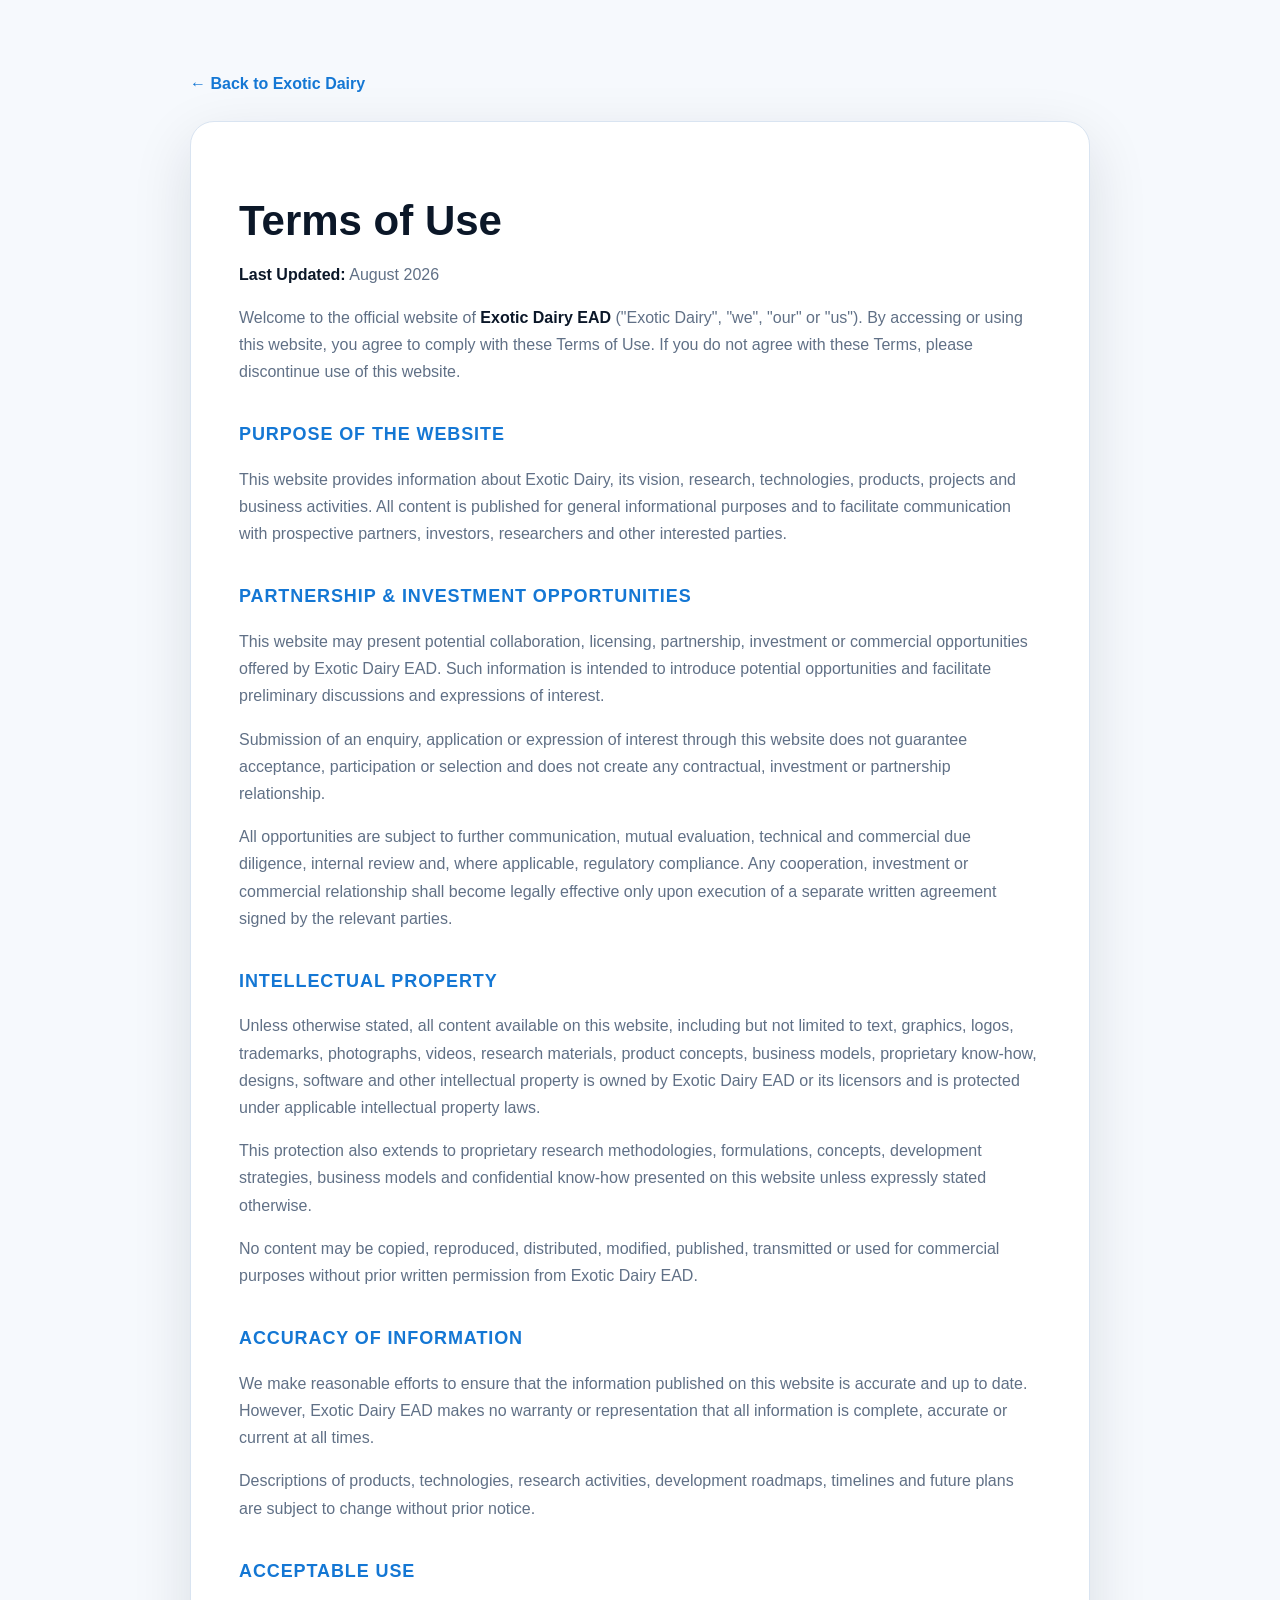
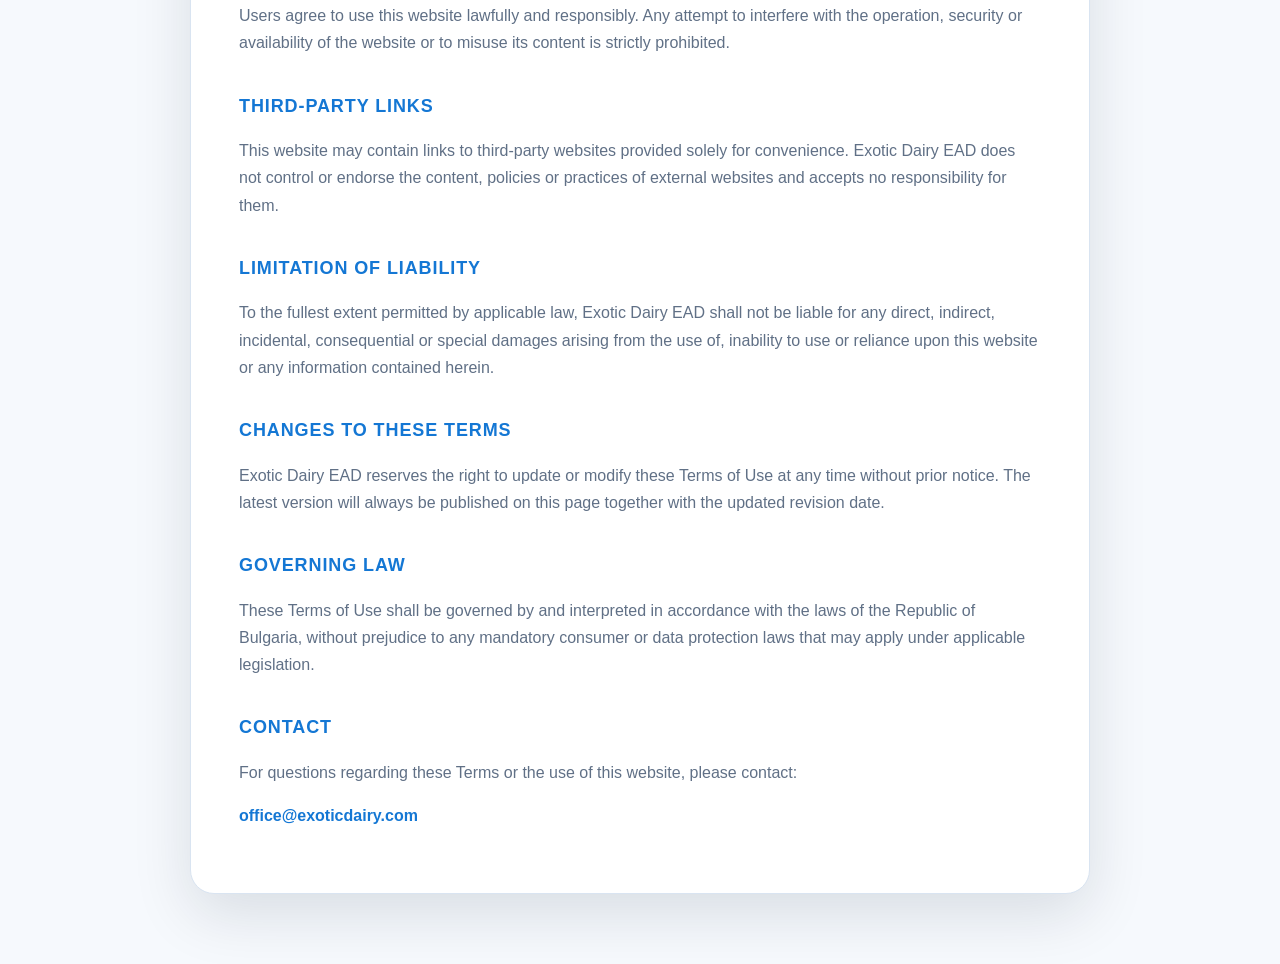
<file: terms.html>
<!doctype html>
<html lang="en">
<head>
  <meta charset="UTF-8" />
  <meta name="viewport" content="width=device-width, initial-scale=1.0" />
  <title>Terms of Use — Exotic Dairy</title>

  <link rel="icon" type="image/png" href="favicon.png">

  <style>
    body{
      font-family:Arial,Helvetica,sans-serif;
      margin:0;
      color:#0b1728;
      background:#f6f9fd;
      line-height:1.7;
    }

    main{
      max-width:900px;
      margin:0 auto;
      padding:70px 24px;
    }

    a{
      color:#1477d4;
      text-decoration:none;
      font-weight:700;
    }

    .back{
      display:inline-block;
      margin-bottom:24px;
    }

    .card{
      background:#fff;
      border:1px solid #d9e4f1;
      border-radius:24px;
      padding:48px;
      box-shadow:0 20px 60px rgba(7,21,40,.12);
    }

    h1{
      font-size:42px;
      line-height:1.1;
      margin-bottom:10px;
    }

    h2{
      margin-top:34px;
      color:#1477d4;
      font-size:18px;
      text-transform:uppercase;
      letter-spacing:.05em;
    }

    p,li{
      color:#607086;
    }

    ul{
      padding-left:22px;
    }

    strong{
      color:#0b1728;
    }
  </style>

</head>

<body>

<main>

<a class="back" href="index.html">
← Back to Exotic Dairy
</a>

<div class="card">

<h1>Terms of Use</h1>

<p><strong>Last Updated:</strong> August 2026</p>

<p>
Welcome to the official website of <strong>Exotic Dairy EAD</strong> ("Exotic Dairy", "we", "our" or "us"). By accessing or using this website, you agree to comply with these Terms of Use. If you do not agree with these Terms, please discontinue use of this website.
</p>

<h2>Purpose of the Website</h2>

<p>
This website provides information about Exotic Dairy, its vision, research,
technologies, products, projects and business activities. All content is
published for general informational purposes and to facilitate communication
with prospective partners, investors, researchers and other interested parties.
</p>

<h2>Partnership & Investment Opportunities</h2>

<p>
This website may present potential collaboration, licensing, partnership,
investment or commercial opportunities offered by Exotic Dairy EAD. Such
information is intended to introduce potential opportunities and facilitate
preliminary discussions and expressions of interest.
</p>

<p>
Submission of an enquiry, application or expression of interest through this
website does not guarantee acceptance, participation or selection and does not
create any contractual, investment or partnership relationship.
</p>

<p>
All opportunities are subject to further communication, mutual evaluation,
technical and commercial due diligence, internal review and, where applicable,
regulatory compliance. Any cooperation, investment or commercial relationship
shall become legally effective only upon execution of a separate written
agreement signed by the relevant parties.
</p>

<h2>Intellectual Property</h2>

<p>
Unless otherwise stated, all content available on this website, including but
not limited to text, graphics, logos, trademarks, photographs, videos,
research materials, product concepts, business models, proprietary know-how,
designs, software and other intellectual property is owned by Exotic Dairy EAD
or its licensors and is protected under applicable intellectual property laws.
</p>

<p>
This protection also extends to proprietary research methodologies,
formulations, concepts, development strategies, business models and
confidential know-how presented on this website unless expressly stated
otherwise.
</p>

<p>
No content may be copied, reproduced, distributed, modified, published,
transmitted or used for commercial purposes without prior written permission
from Exotic Dairy EAD.
</p>

<h2>Accuracy of Information</h2>

<p>
We make reasonable efforts to ensure that the information published on this
website is accurate and up to date. However, Exotic Dairy EAD makes no warranty
or representation that all information is complete, accurate or current at all
times.
</p>

<p>
Descriptions of products, technologies, research activities, development
roadmaps, timelines and future plans are subject to change without prior
notice.
</p>

<h2>Acceptable Use</h2>

<p>
Users agree to use this website lawfully and responsibly. Any attempt to
interfere with the operation, security or availability of the website or to
misuse its content is strictly prohibited.
</p>

<h2>Third-Party Links</h2>

<p>
This website may contain links to third-party websites provided solely for
convenience. Exotic Dairy EAD does not control or endorse the content,
policies or practices of external websites and accepts no responsibility for
them.
</p>

<h2>Limitation of Liability</h2>

<p>
To the fullest extent permitted by applicable law, Exotic Dairy EAD shall not
be liable for any direct, indirect, incidental, consequential or special
damages arising from the use of, inability to use or reliance upon this
website or any information contained herein.
</p>

<h2>Changes to These Terms</h2>

<p>
Exotic Dairy EAD reserves the right to update or modify these Terms of Use at
any time without prior notice. The latest version will always be published on
this page together with the updated revision date.
</p>

<h2>Governing Law</h2>

<p>
These Terms of Use shall be governed by and interpreted in accordance with the
laws of the Republic of Bulgaria, without prejudice to any mandatory consumer
or data protection laws that may apply under applicable legislation.
</p>

<h2>Contact</h2>

<p>
For questions regarding these Terms or the use of this website, please contact:
</p>

<p>
<a href="mailto:office@exoticdairy.com">office@exoticdairy.com</a>
</p>

</div>

</main>

</body>
</html>
</file>
<file: styles.css>
:root {
  --blue: #1477d4;
  --blue-light: #3fa9f5;
  --navy: #071528;
  --dark: #06101f;
  --text: #0b1728;
  --muted: #607086;
  --line: #d9e4f1;
  --bg: #f6f9fd;
  --white: #ffffff;
  --shadow: 0 20px 60px rgba(7, 21, 40, 0.12);
  --radius: 22px;
}

* {
  box-sizing: border-box;
  margin: 0;
  padding: 0;
}

html {
  scroll-behavior: smooth;
}

body {
  font-family: Arial, Helvetica, sans-serif;
  background: var(--white);
  color: var(--text);
  line-height: 1.5;
}

img {
  display: block;
  width: 100%;
}

a {
  color: inherit;
  text-decoration: none;
}

/* HEADER */

.site-header {
  position: sticky;
  top: 0;
  z-index: 50;
  height: 86px;
  padding: 0 56px;
  background: rgba(255, 255, 255, 0.94);
  backdrop-filter: blur(18px);
  border-bottom: 1px solid rgba(217, 228, 241, 0.8);
  display: flex;
  align-items: center;
  gap: 34px;
}

.logo,
.footer-brand {
  display: flex;
  align-items: center;
  gap: 12px;
  font-weight: 800;
  letter-spacing: 4px;
  color: var(--blue);
  line-height: 1;
}

.logo img,
.footer-brand img {
  width: 54px;
  height: 54px;
  object-fit: contain;
}

.nav {
  margin-left: auto;
  display: flex;
  align-items: center;
  gap: 28px;
  font-size: 13px;
  font-weight: 800;
  text-transform: uppercase;
}

.nav a {
  opacity: 0.86;
}

.nav a:hover {
  color: var(--blue);
  opacity: 1;
}

.header-btn,
.btn {
  display: inline-flex;
  align-items: center;
  justify-content: center;
  width: fit-content;
  border: none;
  border-radius: 12px;
  background: var(--blue);
  color: var(--white);
  padding: 14px 24px;
  font-size: 13px;
  line-height: 1;
  font-weight: 800;
  text-transform: uppercase;
  text-decoration: none;
  box-shadow: 0 12px 28px rgba(20, 119, 212, 0.25);
  cursor: pointer;
  transition:
    transform .3s ease,
    box-shadow .3s ease,
    background .3s ease,
    color .3s ease;
}

.header-btn:hover,
.btn:hover {
  transform: translateY(-2px);
  background: var(--blue-light);
  color: var(--white);
  box-shadow: 0 18px 38px rgba(20, 119, 212, 0.32);
}

.menu-btn {
  position: relative;
  display: none;
  width: 44px;
  height: 44px;
  margin-left: auto;
  border: 0;
  border-radius: 12px;
  background: transparent;
  font-size: 0;
  color: var(--navy);
  cursor: pointer;
}

.menu-btn::before,
.menu-btn::after {
  content: "";
  position: absolute;
  left: 9px;
  width: 26px;
  height: 2.5px;
  border-radius: 999px;
  background: var(--navy);
  transition:
    transform .25s ease,
    top .25s ease,
    box-shadow .25s ease,
    background .25s ease;
}

.menu-btn::before {
  top: 14px;
  box-shadow: 0 7px 0 var(--navy);
}

.menu-btn::after {
  top: 28px;
}

.menu-btn.is-open::before {
  top: 21px;
  transform: rotate(45deg);
  box-shadow: none;
}

.menu-btn.is-open::after {
  top: 21px;
  transform: rotate(-45deg);
}

/* COMMON */

.section {
  padding: 90px 7vw;
}

.eyebrow {
  color: var(--blue);
  font-weight: 900;
  text-transform: uppercase;
  font-size: 13px;
  letter-spacing: 0.8px;
  margin-bottom: 8px;
}

.section h2,
.solution h2,
.beyond h2,
.hub h2,
.rd h2,
.ecosystem h2,
.collaboration-head h2,
.about-preview-content h2 {
  font-size: clamp(34px, 4vw, 56px);
  line-height: 1.02;
  letter-spacing: -1px;
}

/* OPPORTUNITY */

.opportunity {
  text-align: center;
  background: linear-gradient(180deg, #ffffff, #f4f8fd);
}

.stats-grid {
  margin-top: 54px;
  display: grid;
  grid-template-columns: repeat(4, 1fr);
  gap: 0;
}

.stat {
  padding: 0 34px;
  border-right: 1px solid var(--line);
}

.stat:last-child {
  border-right: 0;
}

.icon {
  width: 78px;
  height: 78px;
  margin: 0 auto 18px;
  border: 2px solid var(--blue-light);
  border-radius: 50%;
  display: grid;
  place-items: center;
  background: rgba(20,119,212,0.04);
}

.icon img {
  width: 42px;
  height: 42px;
  object-fit: contain;
}

.stat h3 {
  font-size: 20px;
  text-transform: uppercase;
  margin-bottom: 8px;
}

.stat p {
  color: var(--muted);
  font-size: 15px;
}

/* SOLUTION */

.solution {
  position: relative;
  display: grid;
  grid-template-columns: 0.85fr 1.6fr;
  min-height: 430px;
  overflow: hidden;
  background: #000000;
  color: var(--white);
}

.solution::after {
  content: "";
  position: absolute;
  inset: 0;
  background:
    linear-gradient(
      90deg,
      rgba(0, 0, 0, 0) 0%,
      rgba(0, 0, 0, 0) 31%,
      rgba(0, 0, 0, .34) 38%,
      rgba(0, 0, 0, .12) 48%,
      rgba(0, 0, 0, 0) 62%
    );
  pointer-events: none;
  z-index: 1;
}

.solution-content {
  position: relative;
  z-index: 2;
  padding: 78px 7vw;
  display: flex;
  flex-direction: column;
  justify-content: center;
}

.solution-content .eyebrow {
  color: #8fd2ff;
}

.solution-content h2 {
  margin-bottom: 22px;
  font-size: clamp(34px, 4vw, 56px);
  line-height: 1.02;
  letter-spacing: -1px;
}

.solution-content p {
  max-width: 440px;
  color: #d7e3f2;
  line-height: 1.65;
  letter-spacing: 0;
}

.solution-actions {
  margin-top: 34px;
}

.solution img {
  position: relative;
  z-index: 0;
  height: 100%;
  object-fit: cover;
}

/* PRODUCT PIPELINE */

.pipeline-grid {
  margin-top: 44px;
  display: grid;
  grid-template-columns: repeat(3, 1fr);
  gap: 34px;
}

.pipeline-card {
  background: var(--white);
  border: 1px solid var(--line);
  border-radius: var(--radius);
  padding: 34px;
  box-shadow: var(--shadow);
}

.pipeline-card h3 {
  color: var(--blue);
  text-transform: uppercase;
  margin-bottom: 26px;
  font-size: 18px;
}

.pipeline-card ul {
  list-style: none;
  display: grid;
  gap: 22px;
}

.pipeline-card li {
  display: flex;
  align-items: center;
  gap: 16px;
  transition: transform 0.3s ease;
}

.pipeline-card li:hover {
  transform: translateX(4px);
}

.li-product-img {
  width: 78px;
  height: 78px;
  flex-shrink: 0;
  object-fit: contain;
  transition: transform 0.35s ease;
}

.pipeline-card li:hover .li-product-img {
  transform: scale(1.08);
}

.pipeline-text {
  display: flex;
  flex-direction: column;
}

.pipeline-text strong {
  display: block;
  font-size: 17px;
  margin-bottom: 4px;
}

.pipeline-text span {
  color: var(--muted);
  font-size: 14px;
}

/* BEYOND */

.beyond {
  display: grid;
  grid-template-columns: 1fr 1.1fr;
  background: var(--white);
  padding-bottom: 80px;
}

.beyond-dark {
  min-height: 360px;
  padding: 76px 7vw;
  background:
    linear-gradient(90deg, rgba(6, 16, 31, 0.68), rgba(6, 16, 31, 0.18)),
    url("assets/images/beyond-dairy.png") center/cover;
  color: var(--white);
}

.beyond-dark p:not(.eyebrow) {
  margin-top: 18px;
  max-width: 430px;
  color: #d7e3f2;
}

.beyond-icons {
  padding: 76px 7vw;
  display: grid;
  grid-template-columns: repeat(2, 1fr);
  gap: 36px;
  align-content: center;
}

.beyond-icons img {
  width: 44px;
  height: 44px;
  object-fit: contain;
  margin-bottom: 14px;
}

.beyond-icons h3 {
  margin: 12px 0 6px;
  text-transform: uppercase;
}

.beyond-icons p {
  color: var(--muted);
}

/* HUB */

.hub {
  display: grid;
  grid-template-columns: 0.9fr 1.5fr 0.75fr;
  background: #f5f8fc;
  border-top: none;
  border-bottom: 1px solid var(--line);
}

.hub-text {
  padding: 90px 7vw;
  background: var(--white);
}

.hub-text p:not(.eyebrow) {
  color: var(--muted);
  margin: 18px 0 28px;
}

.hub .btn {
  display: inline-flex;
  align-items: center;
  justify-content: center;
  width: fit-content;
  white-space: nowrap;
}

.hub img {
  height: 100%;
  object-fit: cover;
}

.hub-points {
  padding: 90px 50px;
  display: grid;
  gap: 22px;
  align-content: center;
}

.hub-points div {
  padding-bottom: 18px;
  border-bottom: 1px solid var(--line);
}

.hub-points div:last-child {
  border-bottom: 0;
}

.hub-points h3 {
  color: var(--blue);
  text-transform: uppercase;
  margin-bottom: 5px;
}

.hub-points p {
  color: var(--muted);
  font-size: 14px;
}

/* R&D */

.rd {
  display: grid;
  grid-template-columns: 1fr 1fr;
  align-items: center;
  background: var(--white);
}

.rd > div {
  padding: 76px 7vw;
}

.rd img {
  height: 420px;
  object-fit: cover;
}

.rd-stats {
  margin-top: 34px;
  display: grid;
  grid-template-columns: repeat(2, 1fr);
  gap: 22px;
}

.rd-stats span {
  padding: 22px;
  border: 1px solid var(--line);
  border-radius: 16px;
  color: var(--muted);
  font-size: 14px;
}

.rd-stats strong {
  display: block;
  color: var(--blue);
  font-size: 28px;
  line-height: 1;
}

/* ROADMAP */

.roadmap {
  background: linear-gradient(180deg, #ffffff, #f6f9fd);
  text-align: center;
}

.roadmap-grid {
  margin-top: 46px;
  display: grid;
  grid-template-columns: repeat(3, 1fr);
  gap: 34px;
}

.road-card {
  text-align: left;
  background: var(--white);
  border: 1px solid var(--line);
  border-radius: var(--radius);
  overflow: hidden;
  box-shadow: var(--shadow);
}

.road-card img {
  height: 190px;
  object-fit: cover;
}

.road-card h3 {
  padding: 24px 26px 8px;
  color: var(--blue);
  text-transform: uppercase;
}

.road-card p {
  padding: 0 26px 28px;
  color: var(--muted);
}

/* FAQ */

.faq {
  background: linear-gradient(180deg, #ffffff, #f6f9fd);
}

.faq {
  padding-top: 90px;
  padding-bottom: 90px;
}

.faq-grid {
  margin-top: 44px;
  display: grid;
  grid-template-columns: repeat(3, 1fr);
  gap: 26px;
}

.faq-grid div {
  background: var(--white);
  border: 1px solid var(--line);
  border-radius: var(--radius);
  padding: 28px;
  box-shadow: var(--shadow);
}

.faq-grid h3 {
  color: var(--blue);
  margin-bottom: 10px;
  text-transform: uppercase;
  font-size: 16px;
}

.faq-grid p {
  color: var(--muted);
  font-size: 15px;
}

/* ECOSYSTEM */

.ecosystem {
  position: relative;
  min-height: 650px;
  color: var(--white);
  overflow: hidden;
  background: var(--dark);
}

.ecosystem > img {
  position: absolute;
  inset: 0;
  width: 100%;
  height: 100%;
  object-fit: cover;
  opacity: 1;
  filter: none;
  z-index: 0;
}

.ecosystem::after {
  content: "";
  position: absolute;
  inset: 0;
  background:
    linear-gradient(to bottom, rgba(6, 16, 31, 0.05), rgba(6, 16, 31, 0.38)),
    linear-gradient(to right, rgba(6, 16, 31, 0.25), rgba(6, 16, 31, 0.02));
  z-index: 1;
}

.ecosystem-content {
  position: relative;
  z-index: 2;
  padding: 100px 7vw;
  text-align: center;
}

.eco-steps {
  margin: 54px auto;
  max-width: 1100px;
  display: grid;
  grid-template-columns: repeat(5, 1fr);
  gap: 20px;
}

.eco-steps span {
  padding: 22px 14px;
  border: 1px solid rgba(255, 255, 255, 0.28);
  border-radius: 18px;
  text-transform: uppercase;
  font-weight: 800;
  font-size: 13px;
  background: rgba(255, 255, 255, 0.06);
}

.ecosystem h3 {
  font-size: clamp(28px, 3vw, 44px);
  line-height: 1.15;
}

/* MODALS */

.modal {
  position: fixed;
  inset: 0;
  z-index: 200;
  display: none;
}

.modal.is-open {
  display: block;
}

.modal-backdrop {
  position: absolute;
  inset: 0;
  background: rgba(2, 9, 18, 0.72);
  backdrop-filter: blur(10px);
}

.modal-panel {
  position: relative;
  z-index: 2;
  width: min(900px, calc(100% - 40px));
  max-height: calc(100vh - 40px);
  overflow-y: auto;
  margin: 20px auto;
  background: var(--white);
  border-radius: 28px;
  padding: 42px;
  box-shadow: 0 30px 100px rgba(0,0,0,0.35);
}

.contact-panel {
  width: min(720px, calc(100% - 40px));
}

.premium-future {
  background:
    radial-gradient(circle at top right, rgba(63,169,245,0.14), transparent 36%),
    var(--white);
}

.modal-x {
  position: absolute;
  top: 18px;
  right: 18px;
  z-index: 10;

  width: 44px;
  height: 44px;

  display: grid;
  place-items: center;

  border: 1px solid rgba(20, 119, 212, .18);
  border-radius: 50%;

  background: rgba(255, 255, 255, .95);
  color: var(--blue);

  box-shadow: 0 12px 28px rgba(7, 21, 40, .16);

  font-size: 0;

  cursor: pointer;

  transition:
    transform .25s ease,
    background .25s ease,
    border-color .25s ease,
    box-shadow .25s ease;
}

.modal-x::before,
.modal-x::after {
  content: "";
  position: absolute;

  width: 18px;
  height: 2.5px;

  border-radius: 999px;
  background: var(--blue);

  transition: background .25s ease;
}

.modal-x::before {
  transform: rotate(45deg);
}

.modal-x::after {
  transform: rotate(-45deg);
}

.modal-x:hover {
  transform: scale(1.06);

  background: var(--blue);
  border-color: var(--blue);

  box-shadow: 0 14px 30px rgba(20, 119, 212, .25);
}

.modal-x:hover::before,
.modal-x:hover::after {
  background: var(--white);
}

.modal-panel h2 {
  font-size: clamp(30px, 3vw, 46px);
  line-height: 1.05;
  margin-bottom: 14px;
}

.modal-intro {
  color: var(--muted);
  max-width: 760px;
  margin-bottom: 30px;
}

.future-modal-grid {
  display: grid;
  grid-template-columns: repeat(3, 1fr);
  gap: 22px;
  margin: 34px 0;
}

.future-modal-grid div {
  position: relative;
  overflow: hidden;
  border-radius: 22px;
  background: var(--white);
  box-shadow: var(--shadow);
}

.future-modal-grid img {
  height: 240px;
  object-fit: cover;
}

.future-modal-grid div::after {
  content: "";
  position: absolute;
  left: 0;
  right: 0;
  top: 0;
  height: 240px;
  background:
    linear-gradient(
      to top,
      rgba(0,0,0,.72),
      rgba(0,0,0,.12)
    );
  z-index: 1;
  pointer-events: none;
}

.future-modal-grid h3 {
  position: absolute;
  left: 24px;
  right: 24px;
  bottom: 180px;
  z-index: 2;
  color: white;
  font-size: 22px;
  line-height: 1.08;
  text-transform: uppercase;
}

.future-modal-grid p {
  position: relative;
  z-index: 3;
  background: white;
  padding: 18px 22px 22px;
  color: var(--muted);
}

.participation-box {
  background: linear-gradient(135deg, #06101f, #0b2440);
  color: var(--white);
  border-radius: 24px;
  padding: 34px;
  text-align: center;
}

.participation-box .eyebrow {
  color: var(--blue-light);
}

.participation-box h3 {
  font-size: clamp(30px, 4vw, 54px);
  margin-bottom: 14px;
}

.participation-box p {
  color: #d7e3f2;
  max-width: 780px;
  margin: 0 auto 24px;
}

.modal-disabled-btn {
  border: 1px solid rgba(255,255,255,0.28);
  border-radius: 14px;
  padding: 15px 24px;
  background: rgba(255,255,255,0.08);
  color: var(--white);
  text-transform: uppercase;
  font-weight: 900;
  letter-spacing: 0.5px;
  cursor: not-allowed;
}

.participation-box span {
  display: block;
  margin-top: 14px;
  color: #b9cbe0;
  font-size: 14px;
}

.contact-form {
  display: grid;
  grid-template-columns: repeat(2, 1fr);
  gap: 18px;
}

.form-row {
  display: grid;
  gap: 8px;
}

.form-row.full {
  grid-column: 1 / -1;
}

.form-row label {
  font-weight: 800;
  font-size: 13px;
  text-transform: uppercase;
  color: var(--navy);
}

.form-row input,
.form-row select,
.form-row textarea {
  width: 100%;
  border: 1px solid var(--line);
  border-radius: 14px;
  padding: 14px 16px;
  font: inherit;
  background: #f8fbff;
  outline: none;
}

.form-row input:focus,
.form-row select:focus,
.form-row textarea:focus {
  border-color: var(--blue);
  background: var(--white);
}

.hidden-field {
  display: none;
}

/* FOOTER */

.footer {
  padding: 64px 56px 28px;
  background: #020912;
  color: var(--white);
}

.footer-top {
  display: grid;
  grid-template-columns: 1.5fr repeat(5, 1fr);
  gap: 34px;
  align-items: start;
}

.footer-main p {
  margin-top: 18px;
  color: #c9d5e4;
  max-width: 360px;
  font-size: 14px;
}

.footer-col {
  display: grid;
  gap: 10px;
}

.footer-col h3 {
  color: var(--blue-light);
  text-transform: uppercase;
  font-size: 13px;
  margin-bottom: 6px;
}

.footer-col a,
.footer-col p {
  color: #c9d5e4;
  font-size: 14px;
}

.footer-col a:hover {
  color: var(--white);
}

.footer-bottom {
  margin-top: 44px;
  padding-top: 22px;
  border-top: 1px solid rgba(255,255,255,0.12);
  display: flex;
  justify-content: space-between;
  gap: 20px;
  color: #91a4bb;
  font-size: 13px;
}

.footer-bottom a {
  color: var(--blue-light);
}

/* ANIMATIONS */

.reveal {
  opacity: 0;
  transform: translateY(56px);
  transition:
    opacity 1s ease,
    transform 1s cubic-bezier(0.16, 1, 0.3, 1);
}

.revealed {
  opacity: 1;
  transform: translateY(0);
}

.nav a.active,
.nav a.is-active {
  color: var(--blue);
  opacity: 1;
}

.section-reveal {
  opacity: 0;
  transform: translateY(80px);
  transition:
    opacity 1s ease,
    transform 1s ease;
}

.section-reveal.visible {
  opacity: 1;
  transform: translateY(0);
}
.section > .eyebrow,
.section > h2,
.ecosystem-content > .eyebrow,
.ecosystem-content > h2 {
  text-align: center;
}

.section > h2,
.ecosystem-content > h2 {
  max-width: 820px;
  margin-left: auto;
  margin-right: auto;
}

.ecosystem::after {
  background:
    linear-gradient(
      to bottom,
      rgba(6,16,31,0.18),
      rgba(6,16,31,0.48)
    );
}

.ecosystem .eyebrow{

  color:#8fd2ff;

}

.ecosystem h2{
  text-shadow: 0 2px 20px rgba(0,0,0,.35);
}

.form-row .checkbox-label {
  display: flex;
  align-items: flex-start;
  gap: 10px;
  font-size: 14px;
  line-height: 1.45;
  color: var(--muted);
  text-transform: none;
  font-weight: 500;
}

.form-row .checkbox-label input {
  width: auto;
  flex: 0 0 auto;
  margin-top: 3px;
  accent-color: var(--blue);
}

/* RESPONSIVE */
.mobile-contact-btn {
  display: none;
}

@media (max-width: 1100px) {
  .site-header {
    padding: 0 24px;
  }

  .nav,
  .header-btn {
    display: none;
  }

  .menu-btn {
    display: grid;
    place-items: center;
  }

  .nav.is-open {
    display: grid;
    position: absolute;
    top: 86px;
    left: 0;
    right: 0;
    padding: 26px;
    background: var(--white);
    border-bottom: 1px solid var(--line);
    box-shadow: var(--shadow);
  }

  .nav.is-open .mobile-contact-btn {
    display: block;
    margin-top: 16px;
    text-align: center;
    background: var(--blue);
    color: #fff;
    padding: 14px;
    border-radius: 12px;
    font-weight: 800;
    text-transform: uppercase;
    opacity: 1;
  }

  .hero-grid,
  .solution,
  .beyond,
  .hub,
  .rd {
    grid-template-columns: 1fr;
  }

  .hero-card,
  .hero-grid {
    min-height: auto;
  }

  .hero-card {
    height: 520px;
    border-right: 0;
    border-bottom: 2px solid var(--white);
  }

  .stats-grid,
  .roadmap-grid,
  .faq-grid {
    grid-template-columns: repeat(2, 1fr);
  }

  .pipeline-grid,
  .future-modal-grid {
    grid-template-columns: 1fr;
    gap: 26px;
  }

  .hub img,
  .rd img {
    height: 420px;
  }

  .eco-steps {
    grid-template-columns: repeat(2, 1fr);
  }

  .footer-top {
    grid-template-columns: repeat(2, 1fr);
  }

  .footer-main {
    grid-column: 1 / -1;
  }
}

@media (max-width: 680px) {
  .site-header {
    height: 74px;
    padding: 0 18px;
  }

  .logo img,
  .footer-brand img {
    width: 44px;
    height: 44px;
  }

  .logo,
  .footer-brand {
    font-size: 13px;
  }

  .nav.is-open {
    top: 74px;
  }

  .hero-card {
    height: 430px;
  }

  .hero-overlay {
    left: 24px;
    right: 24px;
    bottom: 28px;
  }

  .hero-overlay h1 {
    font-size: 34px;
  }

  .hero-overlay p {
    font-size: 17px;
  }

  .section,
  .solution-content,
  .beyond-dark,
  .beyond-icons,
  .hub-text,
  .rd > div,
  .ecosystem-content {
    padding: 56px 22px;
  }

  .hub .btn {
    font-size: 12px;
    padding: 13px 18px;
  }

  .stats-grid,
  .pipeline-grid,
  .beyond-icons,
  .roadmap-grid,
  .rd-stats,
  .eco-steps,
  .faq-grid {
    grid-template-columns: 1fr;
  }

  .stat {
    border-right: 0;
    border-bottom: 1px solid var(--line);
    padding: 28px 0;
  }

  .stat:last-child {
    border-bottom: 0;
  }

  .pipeline-card {
    padding: 26px;
  }

  .li-product-img {
    width: 68px;
    height: 68px;
  }

  .pipeline-card li {
    gap: 14px;
  }

  .modal-panel {
    width: calc(100% - 24px);
    margin: 12px auto;
    padding: 30px 22px;
    border-radius: 22px;
  }

  .contact-form {
    grid-template-columns: 1fr;
  }

  .footer {
    padding: 48px 22px 24px;
  }

  .footer-top {
    grid-template-columns: 1fr;
  }

  .footer-bottom {
    flex-direction: column;
  }
}

#form-success{
  margin-top:18px;
  padding:16px;
  border-radius:12px;
  background:#e8f6ee;
  color:#1b7a45;
  font-weight:700;
}

/* ==========================================================
   GALUMEYA HOMEPAGE — CLEAN FINAL STYLES
   Keep this block at the very end of styles.css
========================================================== */

:root {
  --gal-navy: #07182d;
  --gal-navy-deep: #04101f;
  --gal-black: #02070d;
  --gal-blue: #1477d4;
  --gal-gold: #c9a04f;
  --gal-gold-light: #ead49d;
  --gal-ivory: #f7f1e7;
  --gal-milk: #fffdf7;
  --gal-text: #0b1728;
  --gal-muted: #667285;
  --gal-line: rgba(7, 24, 45, 0.12);
  --gal-radius: 20px;
}


/* ==========================================================
   SHARED GALUMEYA ELEMENTS
========================================================== */

.gal-eyebrow {
  display: block;
  width: fit-content;
  margin: 0 0 10px;
  color: var(--gal-gold);
  font-size: 12px;
  line-height: 1;
  font-weight: 900;
  letter-spacing: 1.45px;
  text-transform: uppercase;
}

.gal-eyebrow--photo {
  padding: 8px 11px;
  border: 1px solid rgba(234, 212, 157, 0.34);
  border-radius: 999px;
  background: rgba(4, 16, 31, 0.62);
  color: var(--gal-gold-light);
  text-shadow: 0 2px 10px rgba(0, 0, 0, 0.8);
  backdrop-filter: blur(8px);
}

.gal-btn {
  display: inline-flex;
  align-items: center;
  justify-content: center;
  width: fit-content;
  min-height: 46px;
  padding: 0 21px;
  border: 1px solid transparent;
  border-radius: 10px;
  font-size: 12px;
  line-height: 1;
  font-weight: 900;
  letter-spacing: 0.35px;
  text-transform: uppercase;
  transition:
    transform 0.25s ease,
    box-shadow 0.25s ease,
    background 0.25s ease,
    border-color 0.25s ease;
}

.gal-btn--gold {
  border-color: var(--gal-gold);
  background: var(--gal-gold);
  color: var(--gal-navy-deep);
  box-shadow:
    0 12px 28px rgba(201, 160, 79, 0.24);
}

.gal-btn:hover,
.gal-btn:focus-visible {
  transform: translateY(-2px);
  border-color: var(--gal-gold-light);
  background: var(--gal-gold-light);
  color: var(--gal-navy-deep);
  box-shadow:
    0 18px 36px rgba(201, 160, 79, 0.34);
}

.gal-inline-link,
.gal-text-link {
  font-size: 12px;
  font-weight: 900;
  letter-spacing: 0.2px;
}


/* ==========================================================
   HERO
========================================================== */

.gal-hero {
  position: relative;
  isolation: isolate;

  /*
    Реалното съотношение на снимката е 1916 / 821.
    42.85vw следва естествената ѝ височина спрямо ширината.
  */
  height: clamp(600px, 42.85vw, 821px);
  min-height: 600px;

  padding: 86px 7vw 155px;
  overflow: hidden;
  background: var(--gal-navy-deep);
  color: #fff;
}

.gal-hero__media {
  position: absolute !important;
  z-index: 0 !important;
  inset: 0 !important;
  overflow: hidden;
  background: var(--gal-navy-deep);
  pointer-events: none;
}

/*
  Премахваме замъгленото второ копие.
  То беше нужно само при object-fit: contain.
*/
.gal-hero__media::before {
  content: none !important;
  display: none !important;
}

.gal-hero__media img {
  position: absolute !important;
  z-index: 1;

  top: -22px !important;
  right: 0 !important;
  bottom: auto !important;
  left: 0 !important;

  display: block;
  width: 100% !important;
  height: calc(100% + 44px) !important;
  max-width: none !important;

  /*
    Изображението винаги изпълва Hero секцията.
    Никъде вече не използваме contain.
  */
  object-fit: cover;
  object-position: center center;

  /*
    Начална позиция за лекия паралакс.
    JavaScript променя само translateY.
  */
  transform: translate3d(0, -14px, 0);
  transform-origin: center center;

  backface-visibility: hidden;
  will-change: transform;
}

.gal-hero__shade {
  position: absolute;
  z-index: 1;
  inset: 0;
  pointer-events: none;

  background:
    linear-gradient(
      90deg,
      rgba(4, 16, 31, 0.86) 0%,
      rgba(4, 16, 31, 0.58) 31%,
      rgba(4, 16, 31, 0.18) 57%,
      rgba(4, 16, 31, 0.06) 78%,
      rgba(4, 16, 31, 0.16) 100%
    ),
    linear-gradient(
      0deg,
      rgba(4, 16, 31, 0.66) 0%,
      rgba(4, 16, 31, 0.06) 58%
    );
}

.gal-hero__content {
  position: relative;
  z-index: 2;
  width: min(650px, 100%);
}

.gal-hero h1 {
  margin: 0;
  color: #fff;
  font-size: clamp(56px, 6.2vw, 96px);
  line-height: 0.93;
  letter-spacing: -3px;
  text-shadow:
    0 5px 28px rgba(0, 0, 0, 0.42);
}

.gal-hero h1 span {
  display: block;
  color: var(--gal-gold-light);
}

.gal-hero__content > p:not(.gal-eyebrow) {
  margin: 25px 0 0;
  color: rgba(255, 255, 255, 0.9);
  font-family: Georgia, serif;
  font-size: clamp(18px, 1.8vw, 23px);
  line-height: 1.45;
  text-shadow:
    0 3px 14px rgba(0, 0, 0, 0.68);
}


/* ==========================================================
   PRODUCT BRIDGE
========================================================== */

.gal-product-bridge {
  position: relative;
  z-index: 8;
  margin-top: -118px;
  padding: 0 7vw 88px;
  background:
    linear-gradient(
      to bottom,
      transparent 0 118px,
      #fff 118px 100%
    );
}

.gal-product-grid {
  display: grid;
  grid-template-columns:
    repeat(3, minmax(0, 1fr));
  gap: 22px;
  width: min(1480px, 100%);
  margin: 0 auto;
}

.gal-product-card {
  position: relative;
  display: grid !important;
  grid-template-rows: 225px minmax(188px, auto);
  min-width: 0;
  min-height: 0 !important;
  overflow: hidden;
  border: 1px solid var(--gal-line);
  border-radius: var(--gal-radius);
  background: #fff !important;
  color: var(--gal-text) !important;
  box-shadow:
    0 18px 46px rgba(4, 16, 31, 0.16);
  transform: translateY(0);
  transition:
    transform 0.35s ease,
    border-color 0.35s ease,
    box-shadow 0.35s ease;
}

.gal-product-card__image {
  position: relative;
  z-index: 1;
  display: block;
  width: 100%;
  height: 225px;
  overflow: hidden;
  background: var(--gal-ivory);
}

.gal-product-card__image > img {
  position: absolute !important;
  inset: 0 !important;
  display: block;
  width: 100% !important;
  height: 100% !important;
  max-width: none !important;
  object-fit: cover;
  object-position: center center;
  transform: scale(1);
  transition:
    transform 0.65s ease,
    filter 0.35s ease;
}

.gal-product-card__body {
  position: relative;
  z-index: 2;
  display: flex;
  min-height: 188px;
  padding: 24px 26px;
  flex-direction: column;
  align-items: flex-start;
  background: #fff !important;
  color: var(--gal-text) !important;
}

.gal-product-card__body .gal-eyebrow {
  color: var(--gal-gold) !important;
}

.gal-product-card__body strong {
  display: block;
  color: var(--gal-text) !important;
  font-family: Georgia, serif;
  font-size: clamp(27px, 2.3vw, 36px);
  line-height: 1.05;
}

.gal-product-card__body small {
  display: block;
  margin: 9px 0 17px;
  color: var(--gal-muted) !important;
  font-size: 14px;
  line-height: 1.5;
}

.gal-product-card__body .gal-text-link {
  margin-top: auto;
  color: var(--gal-blue) !important;
}

.gal-product-card:hover,
.gal-product-card:focus-visible {
  z-index: 4;
  transform: translateY(-11px);
}

.gal-product-card:hover
.gal-product-card__image > img,
.gal-product-card:focus-visible
.gal-product-card__image > img {
  transform: scale(1.055);
  filter: saturate(1.07);
}

.gal-product-card--camel:hover,
.gal-product-card--camel:focus-visible {
  border-color: rgba(201, 160, 79, 0.85);
  box-shadow:
    0 26px 62px rgba(4, 16, 31, 0.22),
    0 0 35px rgba(201, 160, 79, 0.5);
}

.gal-product-card--donkey:hover,
.gal-product-card--donkey:focus-visible {
  border-color: rgba(16, 72, 137, 0.88);
  box-shadow:
    0 26px 62px rgba(4, 16, 31, 0.24),
    0 0 39px rgba(10, 58, 116, 0.66);
}

.gal-product-card--all:hover,
.gal-product-card--all:focus-visible {
  border-color: rgba(242, 237, 218, 0.98);
  box-shadow:
    0 26px 62px rgba(4, 16, 31, 0.2),
    0 0 42px rgba(255, 253, 238, 0.92);
}


/* ==========================================================
   SECTION HEADINGS
========================================================== */

.gal-section-heading {
  width: min(1320px, 100%);
  margin: 0 auto 34px;
}

.gal-section-heading h2 {
  margin: 0 0 12px;
  color: var(--gal-navy);
  font-family: Georgia, serif;
  font-size: clamp(40px, 4vw, 64px);
  font-weight: 500;
  line-height: 1;
  letter-spacing: -1.3px;
}

.gal-section-heading > p:last-child {
  max-width: 760px;
  color: var(--gal-muted);
  font-size: 16px;
}


/* ==========================================================
   WORLD OF GALUMEYA
========================================================== */

.gal-world {
  padding: 42px 7vw 96px;
  background: #fff;
}

.gal-world__grid {
  display: grid;
  grid-template-columns:
    repeat(2, minmax(0, 1fr));
  align-items: stretch;
  gap: 28px;
  width: min(1320px, 100%);
  margin: 0 auto;
}

.gal-feature-card {
  display: grid;
  grid-template-rows: 360px auto;
  min-width: 0;
  height: 100%;
  overflow: hidden;
  border: 1px solid var(--gal-line);
  border-radius: var(--gal-radius);
  background: #fff;
  box-shadow:
    0 18px 46px rgba(4, 16, 31, 0.11);
}

.gal-feature-card__media {
  position: relative;
  width: 100%;
  height: 360px;
  overflow: hidden;
  background: var(--gal-ivory);
}

.gal-feature-card__media > img {
  position: absolute !important;
  inset: 0 !important;
  display: block;
  width: 100% !important;
  height: 100% !important;
  max-width: none !important;
  object-fit: cover;
  object-position: center center;
  transform: scale(1);
  transition: transform 0.65s ease;
}

.gal-feature-card--brand
.gal-feature-card__media > img {
  object-position: center center;
}

.gal-feature-card--book
.gal-feature-card__media > img {
  object-position: center 42%;
}

.gal-feature-card:hover
.gal-feature-card__media > img {
  transform: scale(1.045);
}

.gal-feature-card__body {
  position: relative;
  z-index: 2;
  display: flex;
  min-height: 245px;
  padding: 31px 34px 34px;
  flex-direction: column;
  align-items: flex-start;
}

.gal-feature-card--brand
.gal-feature-card__body {
  background: var(--gal-ivory);
  color: var(--gal-text);
}

.gal-feature-card--book
.gal-feature-card__body {
  background: var(--gal-navy);
  color: #fff;
}

.gal-feature-card h3 {
  margin: 0 0 11px;
  font-family: Georgia, serif;
  font-size: clamp(30px, 3vw, 45px);
  font-weight: 500;
  line-height: 1.08;
}

.gal-feature-card__body >
p:not(.gal-eyebrow) {
  margin-bottom: 24px;
  color: var(--gal-muted);
}

.gal-feature-card--book
.gal-feature-card__body >
p:not(.gal-eyebrow) {
  color: #c9d3df;
}

.gal-feature-card__actions {
  display: flex;
  width: 100%;
  margin-top: auto;
  align-items: center;
  flex-wrap: wrap;
  gap: 22px;
}

.gal-feature-card--brand .gal-btn {
  margin-top: auto;
}

.gal-feature-card--book .gal-inline-link {
  color: #fff;
}

/* ==========================================================
   PARTICIPATION CARDS
========================================================== */

.gal-participate {
  padding: 92px 7vw 105px;
  background: #fff;
}

.gal-participate__grid {
  display: grid;
  grid-template-columns:
    repeat(2, minmax(0, 1fr));
  gap: 28px;
  width: min(1320px, 100%);
  margin: 0 auto;
}

.gal-participate-card {
  position: relative;
  aspect-ratio: 1.15 / 1;
  min-height: 0;
  overflow: hidden;
  border-radius: var(--gal-radius);
  background: var(--gal-navy);
  color: #fff;
  box-shadow:
    0 18px 46px rgba(4, 16, 31, 0.15);
}

.gal-participate-card > img {
  position: absolute !important;
  z-index: 0;
  inset: 0 !important;
  display: block;
  width: 100% !important;
  height: 100% !important;
  max-width: none !important;
  object-fit: cover;

  /*
    The right side remains visually important.
    Cropping is taken primarily from the left.
  */
  object-position: 72% center;

  transform: scale(1);
  transform-origin: 72% center;
  transition: transform 0.65s ease;
}

.gal-participate-card:hover > img {
  transform: scale(1.04);
}

.gal-participate-card__shade {
  position: absolute;
  z-index: 1;
  inset: 0;
  pointer-events: none;
  background:
    linear-gradient(
      90deg,
      rgba(4, 16, 31, 0.96) 0%,
      rgba(4, 16, 31, 0.76) 43%,
      rgba(4, 16, 31, 0.25) 72%,
      rgba(4, 16, 31, 0.07) 100%
    );
}

.gal-participate-card__content {
  position: relative;
  z-index: 2;
  display: flex;
  width: min(510px, 88%);
  height: 100%;
  min-height: 100%;
  padding: 48px;
  flex-direction: column;
  align-items: flex-start;
  justify-content: center;
}

.gal-participate-card h3 {
  margin: 2px 0 16px;
  font-family: Georgia, serif;
  font-size: clamp(37px, 3.7vw, 56px);
  font-weight: 500;
  line-height: 0.98;
}

.gal-participate-card__content >
p:not(.gal-eyebrow) {
  margin-bottom: 27px;
  color: #d4dde7;
  line-height: 1.6;
}


/* ==========================================================
   REVEAL
========================================================== */

.gal-reveal-ready [data-gal-reveal] {
  opacity: 0;
  transform: translateY(30px);
  transition:
    opacity 0.75s ease,
    transform 0.75s cubic-bezier(
      0.16,
      1,
      0.3,
      1
    );
}

.gal-reveal-ready
[data-gal-reveal].gal-is-visible {
  opacity: 1;
  transform: translateY(0);
}


/* ==========================================================
   GOLD ACCENTS — LOWER HOMEPAGE
========================================================== */

.collaboration-head .eyebrow,
.about-preview-content .eyebrow,
.faq > .eyebrow,
.home-final-cta .eyebrow {
  color: var(--gal-gold) !important;
}

.network-title {
  color: var(--gal-gold);
}

.network-title h3 {
  color: var(--gal-gold) !important;
  letter-spacing: 0.5px;
}

.network-title::before,
.network-title::after {
  background:
    linear-gradient(
      90deg,
      transparent,
      rgba(201, 160, 79, 0.55),
      transparent
    );
}

.about-preview-content h2::after {
  background:
    linear-gradient(
      90deg,
      var(--gal-gold),
      transparent
    );
}

.team-quote-slide blockquote::before {
  color: var(--blue-light);
}

.team-quote-slide strong {
  color: #8fd2ff;
}

.quote-dot.is-active {
  border-color: var(--blue-light);
  background: var(--blue-light);
}

.about-preview .btn,
.faq-more-card .btn {
  border: 1px solid var(--gal-gold);
  background: var(--gal-gold);
  color: var(--gal-navy-deep);
  box-shadow:
    0 12px 28px rgba(201, 160, 79, 0.22);
}

.about-preview .btn:hover,
.about-preview .btn:focus-visible,
.faq-more-card .btn:hover,
.faq-more-card .btn:focus-visible {
  border-color: var(--gal-gold-light);
  background: var(--gal-gold-light);
  color: var(--gal-navy-deep);
  box-shadow:
    0 17px 38px rgba(201, 160, 79, 0.32);
}

.faq-more-card {
  background:
    radial-gradient(
      circle at 90% 10%,
      rgba(201, 160, 79, 0.15),
      transparent 38%
    ),
    linear-gradient(
      135deg,
      #07182d,
      #03101f
    );
}


/* ==========================================================
   TABLET
========================================================== */

@media (max-width: 1100px) {
  .gal-hero {
    height: 660px;
    min-height: 660px;
    padding: 70px 6vw 135px;
  }

  .gal-hero__media {
    inset: 0 !important;
  }

  .gal-hero__media img {
    top: -18px !important;
    width: 100% !important;
    height: calc(100% + 36px) !important;

    object-fit: cover;

    /*
      Фокусът се мести надясно, за да останат
      Галумея и магарето в композицията.
    */
    object-position: 68% center;
  }

  .gal-product-grid {
    grid-template-columns: 1fr;
    max-width: 760px;
  }

  .gal-product-card {
    grid-template-rows: 340px auto;
  }

  .gal-product-card__image {
    height: 340px;
  }

  .gal-world__grid,
  .gal-participate__grid {
    grid-template-columns: 1fr;
  }

  .gal-feature-card {
    grid-template-rows: 390px auto;
  }

  .gal-feature-card__media {
    height: 390px;
  }

  .gal-participate-card {
    aspect-ratio: 1.35 / 1;
  }
}


/* ==========================================================
   MOBILE
========================================================== */

@media (max-width: 680px) {
  .gal-hero {
    height: 610px;
    min-height: 610px;
    padding: 44px 20px 118px;
  }

  .gal-hero__media {
    inset: 0 !important;
  }

  .gal-hero__media::before {
    content: none !important;
    display: none !important;
  }

  .gal-hero__media img {
    top: -12px !important;
    right: 0 !important;
    bottom: auto !important;
    left: 0 !important;

    width: 100% !important;
    height: calc(100% + 24px) !important;

    /*
      Не смаляваме цялата широка снимка.
      Правим целенасочен мобилен кадър.
    */
    object-fit: cover;
    object-position: 76% center;

    transform: translate3d(0, -6px, 0);
    transform-origin: 76% center;
    will-change: transform;
  }

  .gal-hero__shade {
    background:
      linear-gradient(
        90deg,
        rgba(4, 16, 31, 0.8) 0%,
        rgba(4, 16, 31, 0.48) 54%,
        rgba(4, 16, 31, 0.12) 100%
      ),
      linear-gradient(
        0deg,
        rgba(4, 16, 31, 0.82) 0%,
        rgba(4, 16, 31, 0.08) 68%
      );
  }

  .gal-hero h1 {
    font-size: 46px;
    line-height: 0.96;
    letter-spacing: -2px;
  }

  .gal-hero__content > p:not(.gal-eyebrow) {
    margin-bottom: 0;
    font-size: 18px;
  }

  .gal-product-bridge {
    margin-top: -72px;
    padding: 0 18px 64px;
    background:
      linear-gradient(
        to bottom,
        transparent 0 72px,
        #fff 72px 100%
      );
  }

  .gal-product-grid {
    gap: 17px;
  }

  .gal-product-card {
    grid-template-rows: 255px auto;
  }

  .gal-product-card__image {
    height: 255px;
  }

  .gal-product-card--camel
  .gal-product-card__image {
    background: #eadfce;
  }

  .gal-product-card__body {
    min-height: 180px;
    padding: 23px 22px 25px;
  }

  .gal-world,
  .gal-participate {
    padding: 66px 20px;
  }

  .gal-section-heading {
    margin-bottom: 28px;
  }

  .gal-section-heading h2 {
    font-size: 42px;
  }

  .gal-world__grid {
    gap: 20px;
  }

  .gal-feature-card {
    grid-template-rows: 280px auto;
  }

  .gal-feature-card__media {
    height: 280px;
  }

  .gal-feature-card__body {
    min-height: 255px;
    padding: 27px 24px 29px;
  }

  .gal-feature-card h3 {
    font-size: 34px;
  }

  .gal-feature-card__actions {
    align-items: flex-start;
    flex-direction: column;
    gap: 18px;
  }
 
  .gal-participate__grid {
    gap: 20px;
  }

  .gal-participate-card {
    aspect-ratio: auto;
    min-height: 470px;
  }

  .gal-participate-card > img {
    object-position: 72% center;
    transform-origin: 72% center;
  }

  .gal-participate-card__content {
    width: 100%;
    min-height: 470px;
    padding: 30px 24px;
    justify-content: flex-end;
  }

  .gal-participate-card__shade {
    background:
      linear-gradient(
        0deg,
        rgba(4, 16, 31, 0.97) 0%,
        rgba(4, 16, 31, 0.78) 44%,
        rgba(4, 16, 31, 0.22) 78%,
        rgba(4, 16, 31, 0.05) 100%
      );
  }

  .gal-participate-card h3 {
    font-size: 40px;
  }
}


/* ==========================================================
   ACCESSIBILITY
========================================================== */

@media (prefers-reduced-motion: reduce) {
  .gal-hero__media img,
  .gal-product-card,
  .gal-product-card__image > img,
  .gal-feature-card__media > img,
  .gal-participate-card > img,
  [data-gal-reveal] {
    transition: none !important;
    animation: none !important;
  }

  .gal-hero__media img {
    transform: none !important;
  }

  [data-gal-reveal] {
    opacity: 1 !important;
    transform: none !important;
  }
}


/* ==========================================================
   ANCHOR OFFSETS
========================================================== */

#products-preview,
#product-collections,
#galumeya,
#experience-preview,
#participate,
#collaboration-preview,
#about-preview,
#faq {
  scroll-margin-top: 86px;
}

@media (max-width: 680px) {
  #products-preview,
  #product-collections,
  #galumeya,
  #experience-preview,
  #participate,
  #collaboration-preview,
  #about-preview,
  #faq {
    scroll-margin-top: 74px;
  }
}

/* Secondary arrow links */

.gal-feature-card--book .gal-inline-link,
.gal-legacy .gal-inline-link {
  color: var(--blue-light);
  transition:
    color 0.25s ease,
    transform 0.25s ease;
}

.gal-feature-card--book .gal-inline-link:hover,
.gal-feature-card--book .gal-inline-link:focus-visible,
.gal-legacy .gal-inline-link:hover,
.gal-legacy .gal-inline-link:focus-visible {
  color: #8fd2ff;
  transform: translateX(4px);
}

/* ==========================================================
   GALUMEYA EXPERIENCE & R&D HUB — FINAL
   Keep this block at the very end of styles.css
========================================================== */

/* DESKTOP */

.gal-legacy {
  position: relative;
  display: grid;
  grid-template-columns:
    minmax(0, 1.15fr)
    minmax(430px, 0.85fr);
  align-items: stretch;
  min-height: 590px;
  overflow: hidden;
  background: var(--gal-black);
}


/* IMAGE SIDE */

.gal-legacy__media {
  position: relative;
  z-index: 1;
  min-width: 0;
  min-height: 100%;
  overflow: hidden;
  background: var(--gal-black);
}

.gal-legacy__media img {
  position: absolute;
  inset: 0;
  display: block;
  width: 100%;
  height: 100%;
  max-width: none;
  object-fit: cover;
  object-position: 32% center;
}


/* IMAGE / CONTENT BLEND */

.gal-legacy__media::after {
  content: "";
  position: absolute;
  z-index: 2;
  inset: 0;
  pointer-events: none;
  background:
    linear-gradient(
      90deg,
      rgba(2, 7, 13, 0) 0%,
      rgba(2, 7, 13, 0.02) 42%,
      rgba(2, 7, 13, 0.3) 63%,
      rgba(2, 7, 13, 0.76) 83%,
      rgba(2, 7, 13, 0.97) 96%,
      #02070d 100%
    ),
    linear-gradient(
      0deg,
      rgba(2, 7, 13, 0.3) 0%,
      rgba(2, 7, 13, 0) 52%
    );
}


/* CONTENT SIDE */

.gal-legacy__content {
  position: relative;
  z-index: 3;
  display: flex;
  min-width: 0;
  min-height: 590px;
  height: 100%;
  padding: 68px clamp(42px, 5vw, 82px);
  flex-direction: column;
  align-items: flex-start;
  justify-content: center;
  color: #fff;
  background:
    linear-gradient(
      90deg,
      #02070d 0%,
      #030c17 34%,
      #04101f 68%,
      #071528 100%
    );
}

.gal-legacy__content::before {
  content: "";
  position: absolute;
  top: 0;
  bottom: 0;
  left: -140px;
  width: 142px;
  pointer-events: none;
  background:
    linear-gradient(
      90deg,
      rgba(2, 7, 13, 0),
      rgba(2, 7, 13, 0.7) 48%,
      #02070d 100%
    );
}


/* TYPOGRAPHY */

.gal-legacy h2 {
  margin: 0 0 18px;
  color: #fff;
  font-family: Georgia, serif;
  font-size: clamp(40px, 3.7vw, 62px);
  font-weight: 500;
  line-height: 1;
}

.gal-legacy h3 {
  margin-bottom: 18px;
  color: var(--gal-gold-light);
  font-size: 15px;
  line-height: 1.4;
  letter-spacing: 0.25px;
}

.gal-legacy__content > p:not(.gal-eyebrow) {
  max-width: 570px;
  color: #c8d3df;
  line-height: 1.7;
}


/* ACTIONS */

.gal-legacy__actions {
  display: flex;
  margin-top: 29px;
  align-items: center;
  flex-wrap: wrap;
  gap: 22px;
}

.gal-legacy .gal-inline-link {
  color: var(--blue-light);
  transition:
    color 0.25s ease,
    transform 0.25s ease;
}

.gal-legacy .gal-inline-link:hover,
.gal-legacy .gal-inline-link:focus-visible {
  color: #8fd2ff;
  transform: translateX(4px);
}


/* ==========================================================
   TABLET / INTERMEDIATE DESKTOP
   Same breakpoint as the hamburger menu
========================================================== */

@media (max-width: 1100px) {
  .gal-legacy {
    grid-template-columns: 1fr;
    min-height: 0;
  }

  .gal-legacy__media {
    width: 100%;
    height: clamp(410px, 52vw, 520px);
    min-height: 0;
  }

  .gal-legacy__media img {
    position: absolute;
    inset: 0;
    width: 100%;
    height: 100%;
    object-fit: cover;
    object-position: 32% center;
  }

  .gal-legacy__media::after {
    background:
      linear-gradient(
        180deg,
        rgba(2, 7, 13, 0) 0%,
        rgba(2, 7, 13, 0.03) 48%,
        rgba(2, 7, 13, 0.34) 70%,
        rgba(2, 7, 13, 0.86) 91%,
        #02070d 100%
      );
  }

  .gal-legacy__content {
    min-height: 0;
    height: auto;
    padding: 58px 7vw 68px;
    background:
      linear-gradient(
        135deg,
        #02070d 0%,
        #04101f 62%,
        #071528 100%
      );
  }

  .gal-legacy__content::before {
    top: -94px;
    right: 0;
    bottom: auto;
    left: 0;
    width: 100%;
    height: 96px;
    background:
      linear-gradient(
        180deg,
        rgba(2, 7, 13, 0),
        rgba(2, 7, 13, 0.68) 50%,
        #02070d 100%
      );
  }
}


/* ==========================================================
   MOBILE
========================================================== */

@media (max-width: 680px) {
  .gal-legacy__media {
    height: clamp(320px, 82vw, 390px);
  }

  .gal-legacy__media img {
    object-position: 44% center;
  }

  .gal-legacy__content {
    padding: 52px 24px 62px;
  }

  .gal-legacy h2 {
    font-size: 42px;
  }

  .gal-legacy h3 {
    font-size: 14px;
  }

  .gal-legacy__actions {
    align-items: flex-start;
    flex-direction: column;
    gap: 18px;
  }
}
</file>
